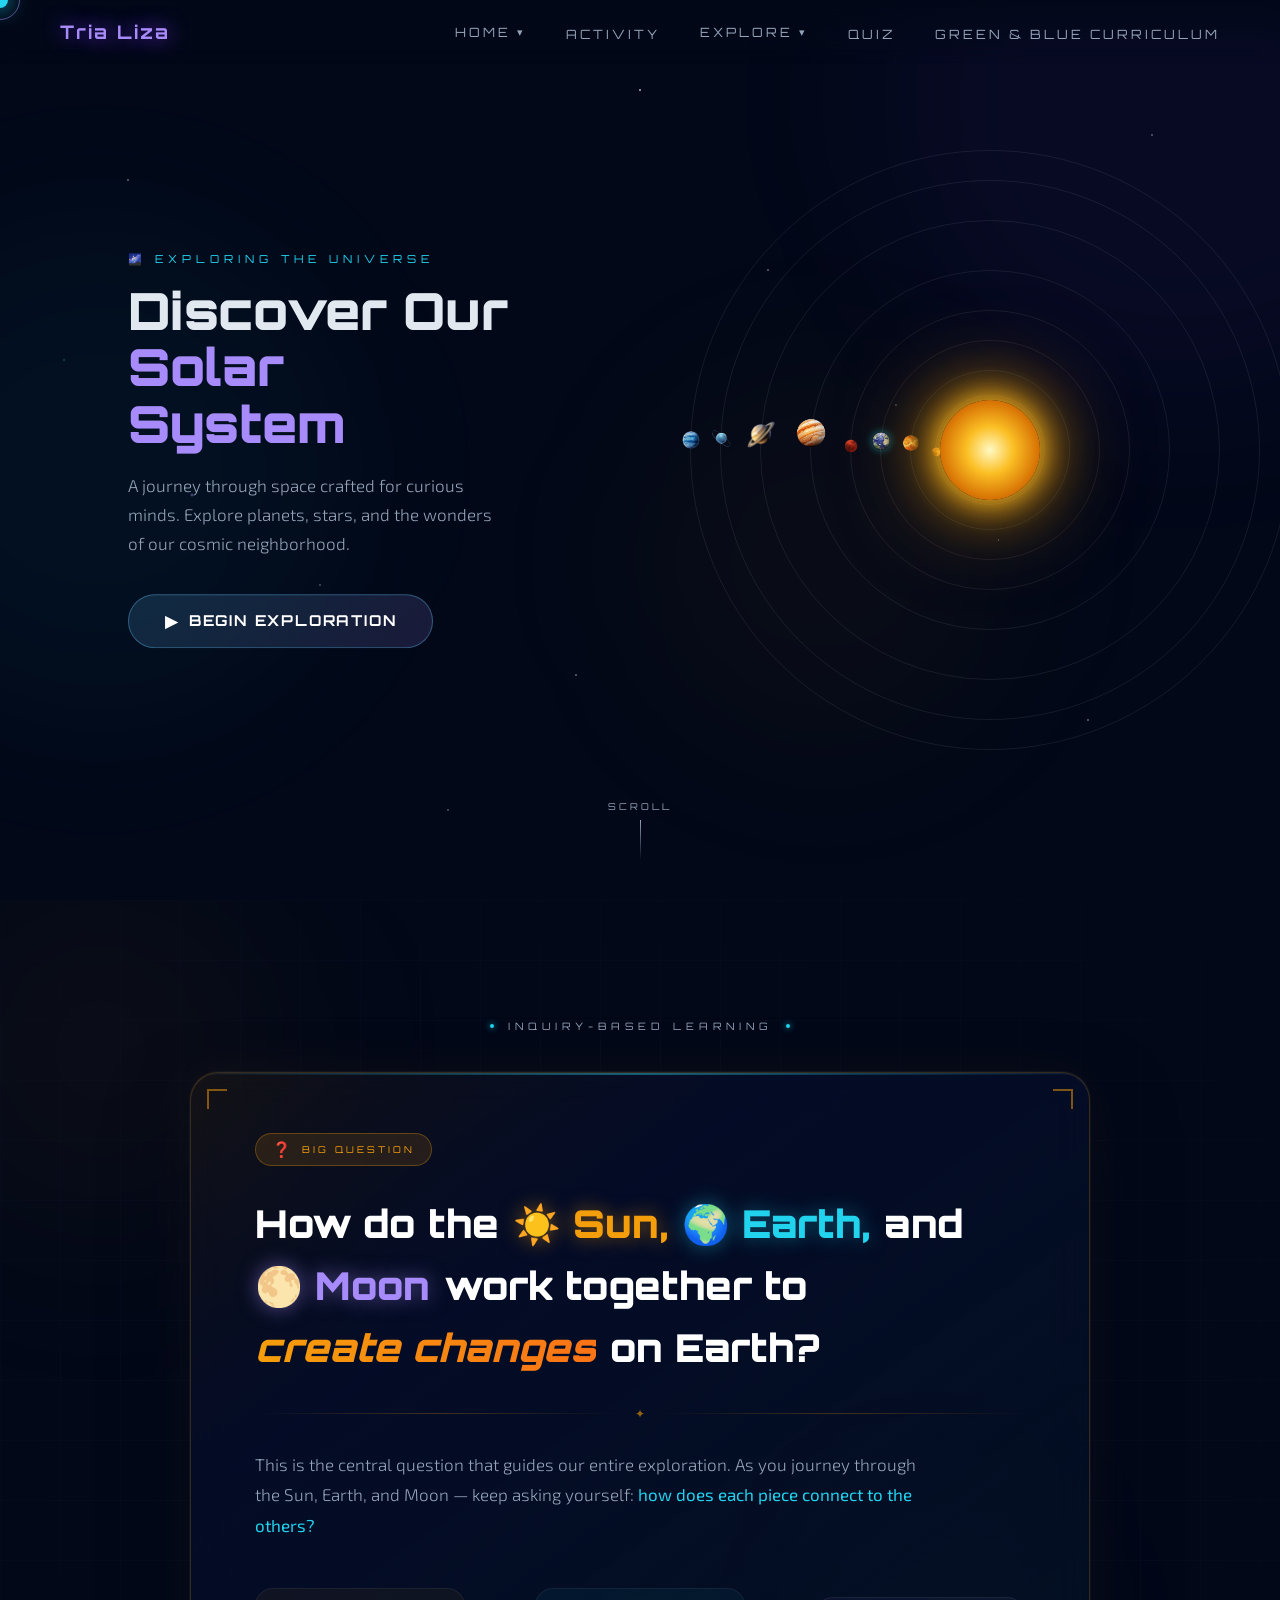
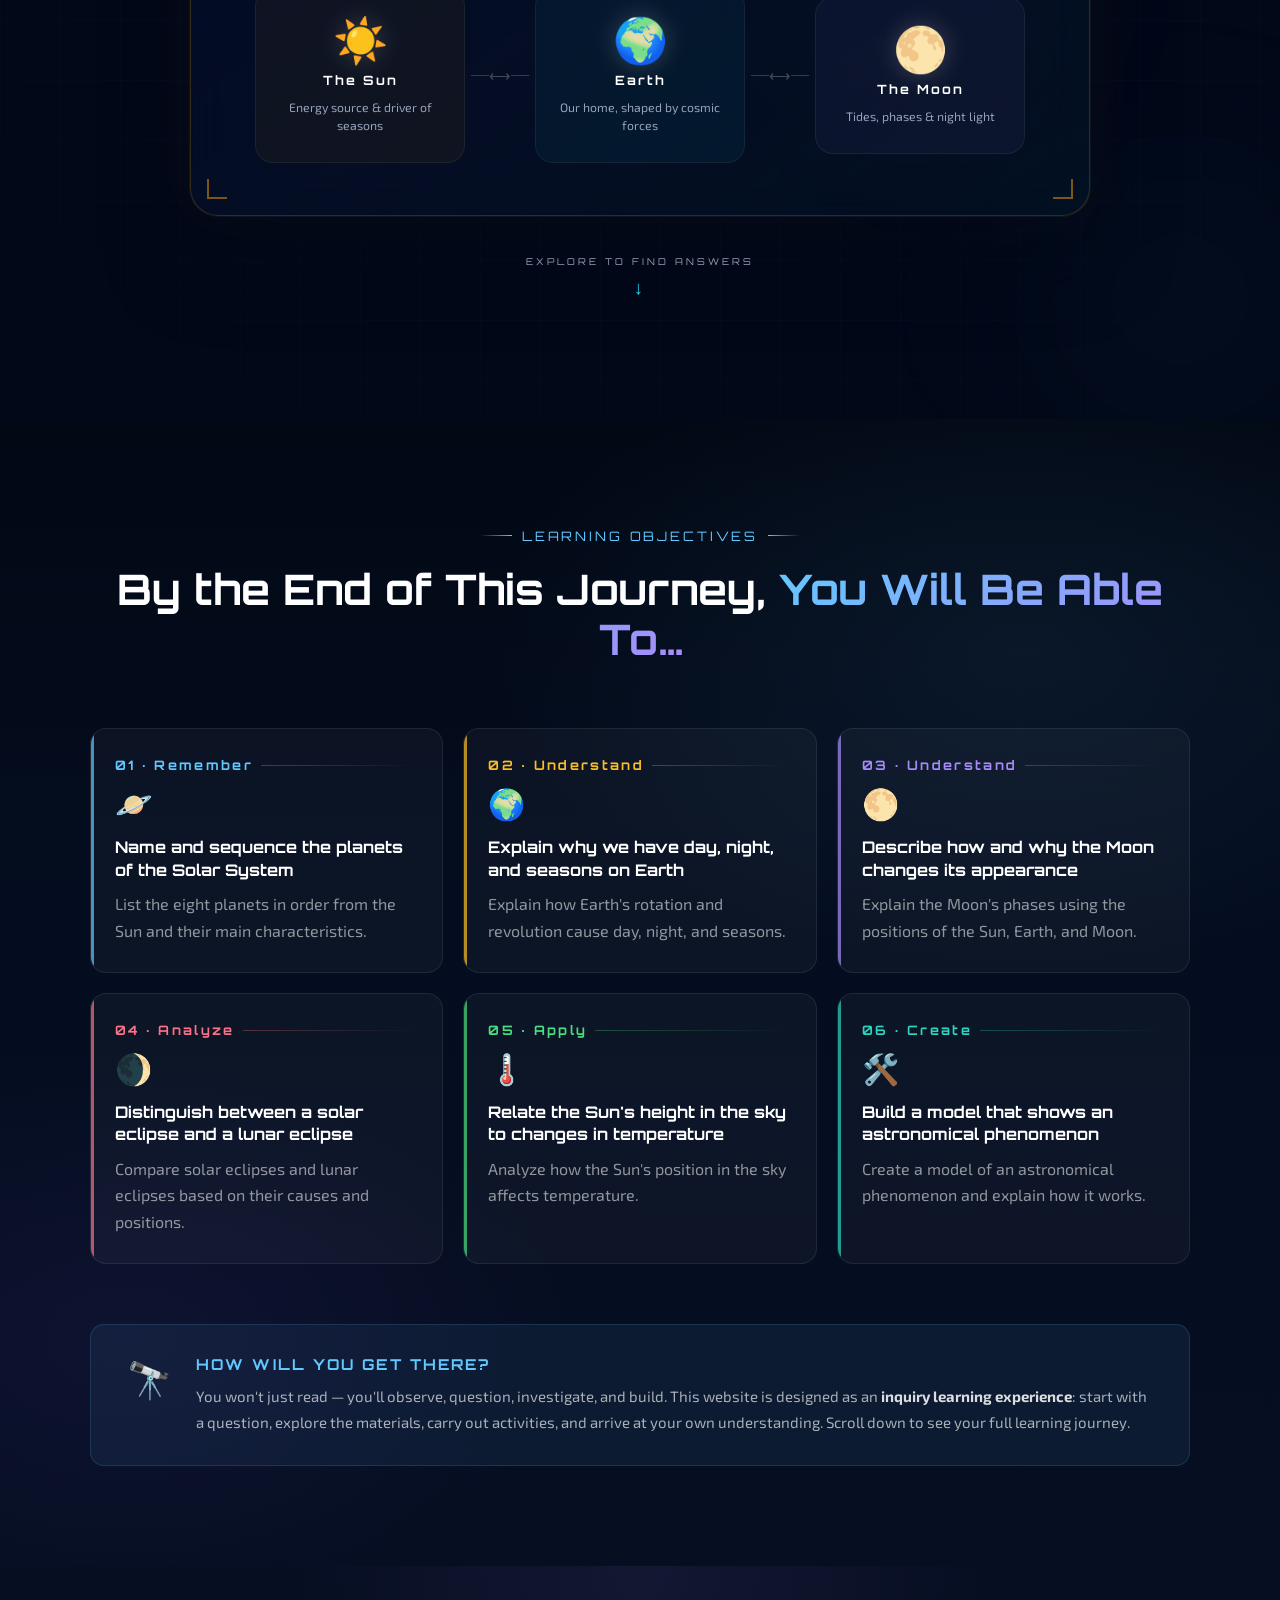
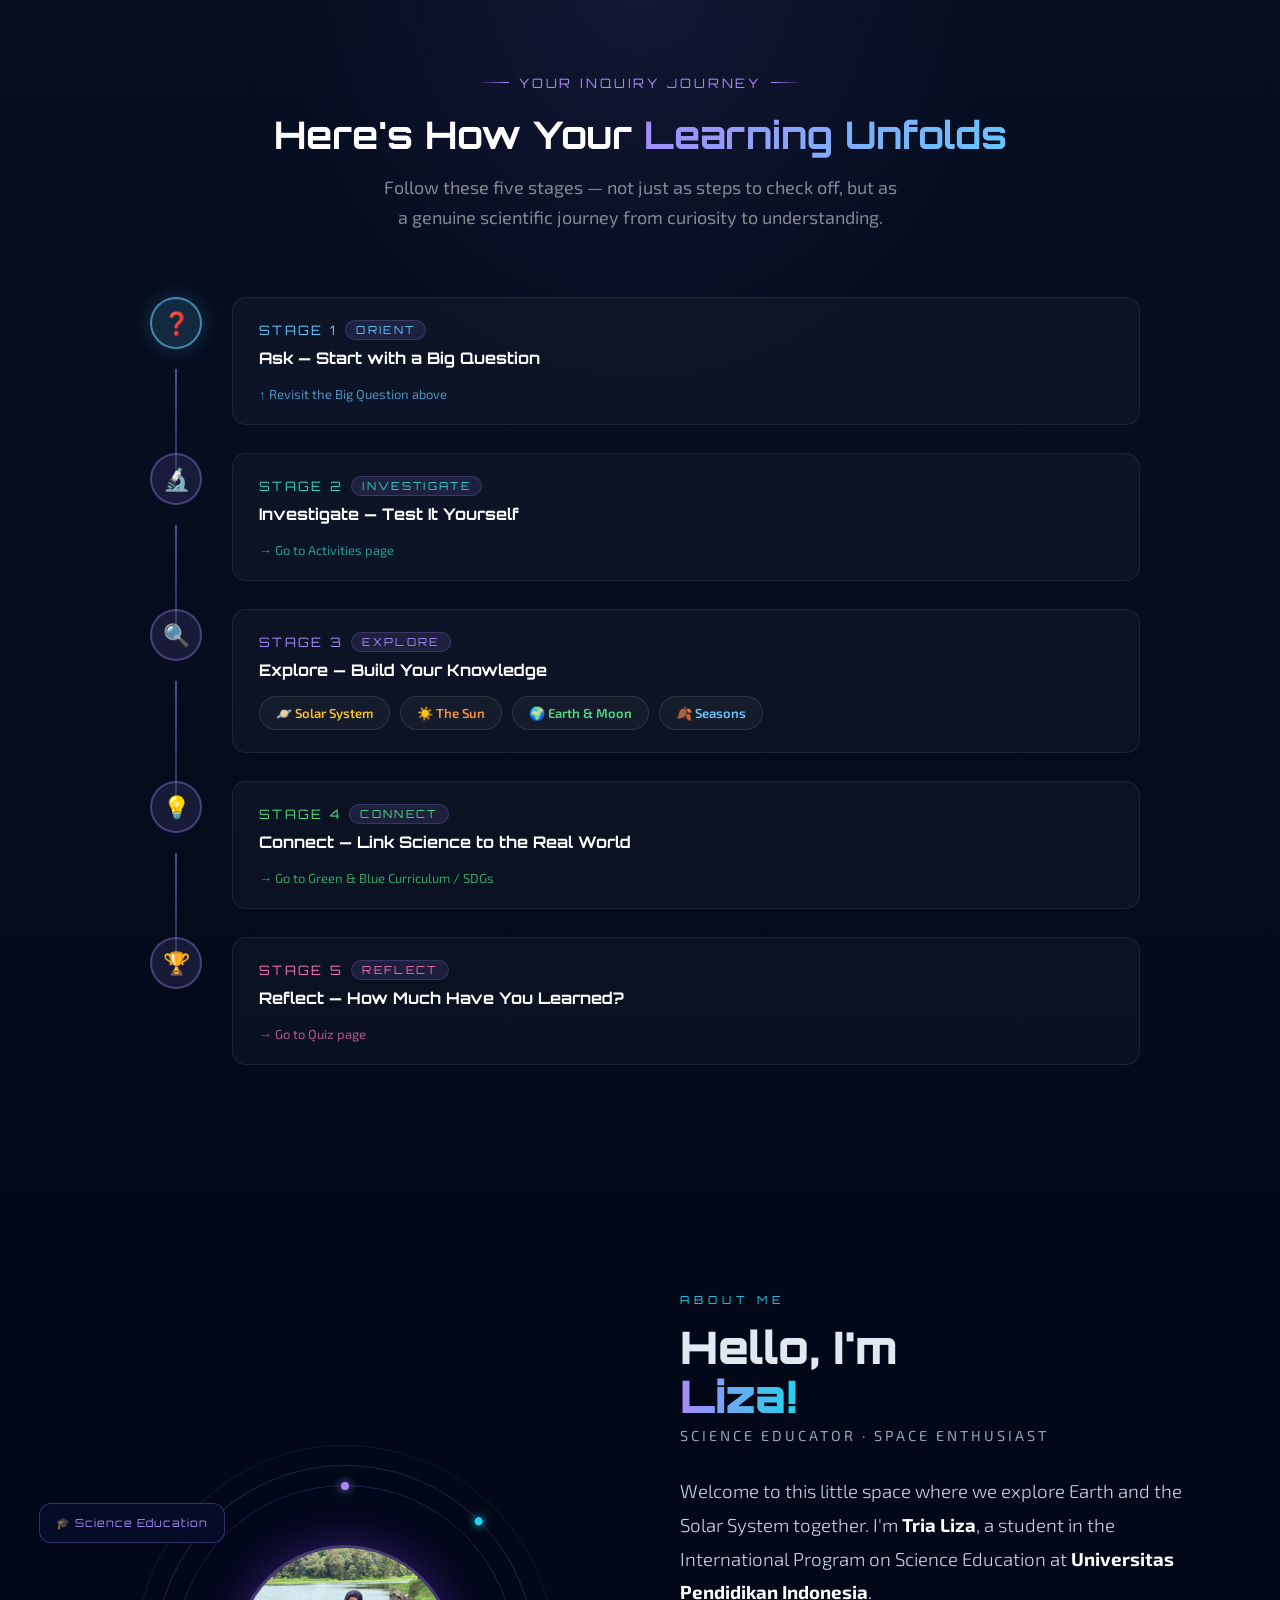
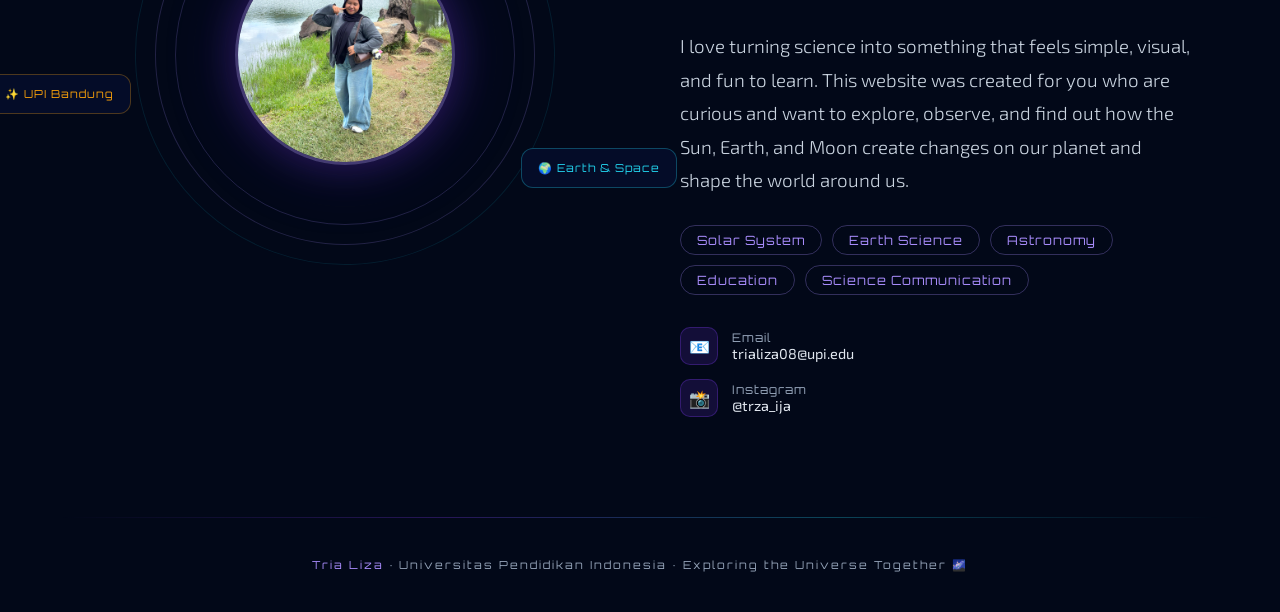
<file: index.html>
<!DOCTYPE html>
<html lang="en">
<head>
<meta charset="UTF-8">
<meta name="viewport" content="width=device-width, initial-scale=1.0">
<title>Tria Liza | Solar System Explorer</title>
<link href="https://fonts.googleapis.com/css2?family=Orbitron:wght@400;700;900&family=Exo+2:ital,wght@0,300;0,400;0,600;1,300&display=swap" rel="stylesheet">
<link rel="stylesheet" href="images/styles.css">

<style>
/* ═══════════════════════════════════════════
   LEARNING OBJECTIVES SECTION
═══════════════════════════════════════════ */
html {
  font-size: 17px; /* default browser = 16px, naikin jadi 17-18px */
}
#learning-objectives {
  position: relative;
  padding: 100px 40px;
  overflow: hidden;
  background: linear-gradient(180deg, #020814 0%, #040d1f 40%, #060e22 100%);
}

#learning-objectives::before {
  content: '';
  position: absolute;
  inset: 0;
  background:
    radial-gradient(ellipse 60% 40% at 80% 20%, rgba(99,200,255,0.07) 0%, transparent 70%),
    radial-gradient(ellipse 50% 35% at 10% 80%, rgba(130,90,255,0.07) 0%, transparent 70%);
  pointer-events: none;
}

.lo-inner {
  max-width: 1100px;
  margin: 0 auto;
  position: relative;
  z-index: 1;
}

.lo-header {
  text-align: center;
  margin-bottom: 64px;
}

.lo-eyebrow {
  display: inline-flex;
  align-items: center;
  gap: 10px;
  font-family: 'Orbitron', sans-serif;
  font-size: 13px;
  letter-spacing: 0.22em;
  color: #63c8ff;
  text-transform: uppercase;
  margin-bottom: 20px;
}

.lo-eyebrow::before,
.lo-eyebrow::after {
  content: '';
  display: inline-block;
  width: 32px;
  height: 1px;
  background: linear-gradient(90deg, transparent, #63c8ff);
}
.lo-eyebrow::after {
  background: linear-gradient(90deg, #63c8ff, transparent);
}

.lo-title {
  font-family: 'Orbitron', sans-serif;
  font-size: clamp(28px, 4vw, 42px);
  font-weight: 700;
  color: #ffffff;
  line-height: 1.2;
  margin: 0 0 16px;
}

.lo-title span {
  background: linear-gradient(135deg, #63c8ff, #a78bfa);
  -webkit-background-clip: text;
  -webkit-text-fill-color: transparent;
  background-clip: text;
}

.lo-subtitle {
  font-family: 'Exo 2', sans-serif;
  font-size: 19px;
  color: rgba(255,255,255,0.55);
  max-width: 560px;
  margin: 0 auto;
  line-height: 1.7;
}

/* Objective cards grid */
.lo-grid {
  display: grid;
  grid-template-columns: repeat(auto-fit, minmax(300px, 1fr));
  gap: 20px;
  margin-bottom: 60px;
}

.lo-card {
  position: relative;
  background: rgba(255,255,255,0.035);
  border: 1px solid rgba(255,255,255,0.08);
  border-radius: 16px;
  padding: 28px 28px 28px 24px;
  transition: transform 0.3s ease, border-color 0.3s ease, background 0.3s ease;
  overflow: hidden;
}

.lo-card::before {
  content: '';
  position: absolute;
  top: 0;
  left: 0;
  width: 3px;
  height: 100%;
  border-radius: 3px 0 0 3px;
  background: var(--lo-accent, #63c8ff);
  opacity: 0.7;
}

.lo-card:hover {
  transform: translateY(-4px);
  border-color: rgba(255,255,255,0.15);
  background: rgba(255,255,255,0.055);
}

.lo-card-num {
  font-family: 'Orbitron', sans-serif;
  font-size: 13px;
  font-weight: 700;
  letter-spacing: 0.18em;
  color: var(--lo-accent, #63c8ff);
  margin-bottom: 12px;
  display: flex;
  align-items: center;
  gap: 8px;
}

.lo-card-num::after {
  content: '';
  flex: 1;
  height: 1px;
  background: linear-gradient(90deg, var(--lo-accent, #63c8ff), transparent);
  opacity: 0.3;
}

.lo-card-icon {
  font-size: 30px;
  margin-bottom: 14px;
  display: block;
}

.lo-card-title {
  font-family: 'Orbitron', sans-serif;
  font-size: 16px;
  font-weight: 700;
  color: #ffffff;
  margin: 0 0 10px;
  line-height: 1.4;
}

.lo-card-desc {
  font-family: 'Exo 2', sans-serif;
  font-size: 16px;
  color: rgba(255,255,255,0.55);
  line-height: 1.65;
  margin: 0;
}

/* color variants */
.lo-card.c-blue  { --lo-accent: #63c8ff; }
.lo-card.c-purple{ --lo-accent: #a78bfa; }
.lo-card.c-green { --lo-accent: #4ade80; }
.lo-card.c-amber { --lo-accent: #fbbf24; }
.lo-card.c-coral { --lo-accent: #fb7185; }
.lo-card.c-teal  { --lo-accent: #2dd4bf; }

/* Outcomes bar */
.lo-outcomes {
  background: rgba(99,200,255,0.07);
  border: 1px solid rgba(99,200,255,0.15);
  border-radius: 14px;
  padding: 30px 36px;
  display: flex;
  align-items: flex-start;
  gap: 24px;
}

.lo-outcomes-icon {
  font-size: 36px;
  flex-shrink: 0;
  margin-top: 2px;
}

.lo-outcomes-text h3 {
  font-family: 'Orbitron', sans-serif;
  font-size: 15px;
  font-weight: 700;
  letter-spacing: 0.14em;
  color: #63c8ff;
  margin: 0 0 10px;
  text-transform: uppercase;
}

.lo-outcomes-text p {
  font-family: 'Exo 2', sans-serif;
  font-size: 15px;
  color: rgba(255,255,255,0.65);
  margin: 0;
  line-height: 1.7;
}

/* ═══════════════════════════════════════════
   LEARNING FLOW SECTION
═══════════════════════════════════════════ */
#learning-flow {
  position: relative;
  padding: 100px 40px;
  background: linear-gradient(180deg, #060e22 0%, #030b1a 100%);
  overflow: hidden;
}

#learning-flow::before {
  content: '';
  position: absolute;
  inset: 0;
  background:
    radial-gradient(ellipse 40% 50% at 50% 0%, rgba(167,139,250,0.08) 0%, transparent 70%);
  pointer-events: none;
}

.lf-inner {
  max-width: 1000px;
  margin: 0 auto;
  position: relative;
  z-index: 1;
}

.lf-header {
  text-align: center;
  margin-bottom: 64px;
}

.lf-eyebrow {
  display: inline-flex;
  align-items: center;
  gap: 10px;
  font-family: 'Orbitron', sans-serif;
  font-size: 13px;
  letter-spacing: 0.22em;
  color: #a78bfa;
  text-transform: uppercase;
  margin-bottom: 20px;
}

.lf-eyebrow::before,
.lf-eyebrow::after {
  content: '';
  display: inline-block;
  width: 32px;
  height: 1px;
  background: linear-gradient(90deg, transparent, #a78bfa);
}
.lf-eyebrow::after {
  background: linear-gradient(90deg, #a78bfa, transparent);
}

.lf-title {
  font-family: 'Orbitron', sans-serif;
  font-size: clamp(24px, 3.5vw, 38px);
  font-weight: 700;
  color: #ffffff;
  margin: 0 0 14px;
}

.lf-title span {
  background: linear-gradient(135deg, #a78bfa, #63c8ff);
  -webkit-background-clip: text;
  -webkit-text-fill-color: transparent;
  background-clip: text;
}

.lf-subtitle {
  font-family: 'Exo 2', sans-serif;
  font-size: 18px;
  color: rgba(255,255,255,0.5);
  max-width: 520px;
  margin: 0 auto;
  line-height: 1.7;
}

/* Flow steps */
.lf-steps {
  display: flex;
  flex-direction: column;
  gap: 0;
}

.lf-step {
  display: flex;
  align-items: stretch;
  gap: 0;
  position: relative;
}

/* Connector line between steps */
.lf-step:not(:last-child) .lf-step-line {
  width: 2px;
  background: linear-gradient(180deg, rgba(167,139,250,0.5), rgba(99,200,255,0.2));
  position: absolute;
  left: 35px;
  top: 72px;
  bottom: -28px;
  z-index: 0;
}

.lf-step-left {
  display: flex;
  flex-direction: column;
  align-items: center;
  width: 72px;
  flex-shrink: 0;
  position: relative;
  z-index: 1;
}

.lf-step-node {
  width: 52px;
  height: 52px;
  border-radius: 50%;
  background: rgba(167,139,250,0.12);
  border: 2px solid rgba(167,139,250,0.35);
  display: flex;
  align-items: center;
  justify-content: center;
  font-size: 22px;
  flex-shrink: 0;
  transition: transform 0.3s ease, border-color 0.3s ease;
  position: relative;
  z-index: 2;
}

.lf-step-node.active {
  background: rgba(99,200,255,0.15);
  border-color: rgba(99,200,255,0.6);
  box-shadow: 0 0 20px rgba(99,200,255,0.2);
}

.lf-step-body {
  flex: 1;
  background: rgba(255,255,255,0.03);
  border: 1px solid rgba(255,255,255,0.07);
  border-radius: 14px;
  padding: 22px 26px;
  margin-bottom: 28px;
  margin-left: 20px;
  transition: border-color 0.3s ease, background 0.3s ease;
  text-decoration: none;
  display: block;
}

.lf-step-body:hover {
  border-color: rgba(167,139,250,0.3);
  background: rgba(255,255,255,0.05);
  transform: translateX(4px);
}

.lf-step-tag {
  font-family: 'Orbitron', sans-serif;
  font-size: 13px;
  letter-spacing: 0.18em;
  color: var(--step-color, #a78bfa);
  text-transform: uppercase;
  margin-bottom: 8px;
  display: flex;
  align-items: center;
  gap: 8px;
}

.lf-step-tag::after {
  content: attr(data-tag);
  background: rgba(167,139,250,0.12);
  color: var(--step-color, #a78bfa);
  font-size: 11px;
  padding: 2px 10px;
  border-radius: 20px;
  border: 1px solid rgba(167,139,250,0.2);
}

.lf-step-title {
  font-family: 'Orbitron', sans-serif;
  font-size: 16px;
  font-weight: 700;
  color: #ffffff;
  margin: 0 0 6px;
}

.lf-step-desc {
  font-family: 'Exo 2', sans-serif;
  font-size: 15px;
  color: rgba(255,255,255,0.5);
  margin: 0;
  line-height: 1.6;
}

.lf-step-link-hint {
  display: inline-flex;
  align-items: center;
  gap: 6px;
  font-family: 'Exo 2', sans-serif;
  font-size: 13px;
  color: var(--step-color, #a78bfa);
  margin-top: 12px;
  opacity: 0.7;
  transition: opacity 0.2s;
}

.lf-step-body:hover .lf-step-link-hint {
  opacity: 1;
}

/* Quick nav bar */
.lf-quicknav {
  margin-top: 56px;
  display: flex;
  flex-wrap: wrap;
  gap: 12px;
  justify-content: center;
}

.lf-nav-btn {
  display: inline-flex;
  align-items: center;
  gap: 8px;
  font-family: 'Exo 2', sans-serif;
  font-size: 13px;
  font-weight: 600;
  color: rgba(255,255,255,0.75);
  background: rgba(255,255,255,0.05);
  border: 1px solid rgba(255,255,255,0.1);
  border-radius: 100px;
  padding: 10px 20px;
  text-decoration: none;
  transition: all 0.25s ease;
  cursor: pointer;
}

.lf-nav-btn:hover {
  color: #ffffff;
  background: rgba(255,255,255,0.09);
  border-color: rgba(255,255,255,0.22);
  transform: translateY(-2px);
}

.lf-nav-btn span {
  font-size: 16px;
}

/* ═══════════════════════════════════════════
   EXPLORE CHIPS inside lf-multi step
═══════════════════════════════════════════ */
.lf-multi { cursor: default; }
.lf-multi:hover { transform: none; }

.lf-explore-links {
  display: flex;
  flex-wrap: wrap;
  gap: 10px;
  margin-top: 16px;
}

.lf-explore-chip {
  display: inline-flex;
  align-items: center;
  gap: 7px;
  font-family: 'Exo 2', sans-serif;
  font-size: 13px;
  font-weight: 600;
  color: var(--ec, #a78bfa);
  background: rgba(255,255,255,0.04);
  border: 1px solid rgba(255,255,255,0.1);
  border-radius: 100px;
  padding: 8px 16px;
  text-decoration: none;
  transition: all 0.25s ease;
}

.lf-explore-chip:hover {
  background: rgba(255,255,255,0.08);
  border-color: var(--ec, #a78bfa);
  color: #ffffff;
  transform: translateY(-2px);
}

/* ═══════════════════════════════════════════
   HERO CTA BUTTON
═══════════════════════════════════════════ */
.hero-cta {
  display: inline-flex;
  align-items: center;
  gap: 10px;
  padding: 16px 36px;
  background: linear-gradient(135deg, rgba(99,200,255,0.15), rgba(167,139,250,0.15));
  border: 1px solid rgba(99,200,255,0.35);
  border-radius: 100px;
  font-family: 'Orbitron', sans-serif;
  font-size: 15px;
  font-weight: 700;
  letter-spacing: 0.12em;
  color: #ffffff;
  text-decoration: none;
  cursor: pointer;
  transition: all 0.3s ease;
  position: relative;
  overflow: hidden;
  text-transform: uppercase;
}

.hero-cta::before {
  content: '';
  position: absolute;
  inset: 0;
  background: linear-gradient(135deg, rgba(99,200,255,0.2), rgba(167,139,250,0.2));
  opacity: 0;
  transition: opacity 0.3s ease;
}

.hero-cta:hover {
  transform: translateY(-3px);
  border-color: rgba(99,200,255,0.6);
  box-shadow: 0 12px 40px rgba(99,200,255,0.2);
  color: #ffffff;
}

.hero-cta:hover::before { opacity: 1; }

.hero-cta:active {
  transform: translateY(-1px);
  box-shadow: 0 6px 20px rgba(99,200,255,0.15);
}

.hero-cta span {
  position: relative;
  z-index: 1;
  font-size: 16px;
}

/* Smooth scroll utility */
html { scroll-behavior: smooth; }
</style>
</head>
<body>

<div class="cursor" id="cursor"></div>
<div class="cursor-trail" id="cursorTrail"></div>
<div class="stars-bg"></div>
<div class="nebula nebula-1"></div>
<div class="nebula nebula-2"></div>
<div class="nebula nebula-3"></div>

<!-- NAV -->
<nav>
  <a class="nav-logo" href="index.html">Tria Liza</a>
  <ul class="nav-links">

    <li class="has-dropdown">
      <a href="#">Home <span class="arrow">▾</span></a>
      <ul class="dropdown">
        <li><a href="index.html#home">Home</a></li>
        <li><a href="index.html#about">About Me</a></li>
        <li><a href="SDGs.html">SDGs</a></li>
      </ul>
    </li>

    <li><a href="investigation.html">Activity</a></li>

    <li class="has-dropdown">
      <a href="#">Explore <span class="arrow">▾</span></a>
      <ul class="dropdown">
        <li><a href="solarsystem.html">Solar System</a></li>
        <li><a href="sun.html">The Sun</a></li>
        <li><a href="earth&moon.html">Earth & Moon</a></li>
        <li><a href="seasons.html">Seasons</a></li>
      </ul>
    </li>

    <li><a href="Activity.html">Quiz</a></li>
    <li><a href="Green&Blue.html">Green & Blue Curriculum</a></li>

  </ul>
</nav>

<!-- HERO -->
<section id="home">
  <div class="hero-text">
    <div class="hero-eyebrow">🌌 Exploring The Universe</div>
    <h1 class="hero-title">Discover Our <span>Solar System</span></h1>
    <p class="hero-sub">A journey through space crafted for curious minds. Explore planets, stars, and the wonders of our cosmic neighborhood.</p>
    <!-- ↓ NOW LINKS TO LEARNING OBJECTIVES ↓ -->
    <a href="#learning-objectives" class="hero-cta" onclick="document.getElementById('learning-objectives').scrollIntoView({behavior:'smooth'}); return false;">
      <span>▶</span> Begin Exploration
    </a>
  </div>

  <div class="solar-system" id="solarSystem">
    <div class="sun"></div>

    <!-- Mercury -->
    <div class="orbit orbit-mercury">
      <div class="planet planet-mercury">
        <img src="images/Download_Mercury_planet_on_transparent_backdrop_for_free-removebg-preview.png" style="width:100%;height:100%;border-radius:50%;object-fit:cover;">
        <span class="planet-label">Mercury</span>
      </div>
    </div>

    <!-- Venus -->
    <div class="orbit orbit-venus">
      <div class="planet planet-venus">
        <img src="images/Earth_Venus_Planet_Solar_System_Night_Sky_PNG-removebg-preview.png" style="width:100%;height:100%;border-radius:50%;object-fit:cover;">
        <span class="planet-label">Venus</span>
      </div>
    </div>

    <!-- Earth -->
    <div class="orbit orbit-earth">
      <div class="planet planet-earth">
        <img src="images/download__3_-removebg-preview.png" style="width:100%;height:100%;border-radius:50%;object-fit:cover;">
        <span class="planet-label">Earth</span>
      </div>
    </div>

    <!-- Mars -->
    <div class="orbit orbit-mars">
      <div class="planet planet-mars">
        <img src="images/There_s_no_other_planet_in_the_Solar_System_that_is_redder_than_Mars__the_red_planet__-removebg-preview.png" style="width:100%;height:100%;border-radius:50%;object-fit:cover;">
        <span class="planet-label">Mars</span>
      </div>
    </div>

    <!-- Jupiter -->
    <div class="orbit orbit-jupiter">
      <div class="planet planet-jupiter">
        <img src="images/Beautiful_Planet_Jupiter__Solar_System__Space__Planet_PNG_Transparent_Image_and_Clipart_for_Free_Download-removebg-preview.png" style="width:100%;height:100%;border-radius:50%;object-fit:cover;">
        <span class="planet-label">Jupiter</span>
      </div>
    </div>

    <!-- Saturn -->
    <div class="orbit orbit-saturn">
      <div class="planet-saturn-wrap">
        <img src="images/Staurnus.png" style="width:28px;height:28px;object-fit:cover;">
        <span class="planet-label">Saturn</span>
      </div>
    </div>

    <!-- Uranus -->
    <div class="orbit orbit-uranus">
      <div class="planet planet-uranus">
        <img src="images/Uranus-removebg-preview.png" style="width:100%;height:100%;border-radius:50%;object-fit:cover;">
        <span class="planet-label">Uranus</span>
      </div>
    </div>

    <!-- Neptune -->
    <div class="orbit orbit-neptune">
      <div class="planet planet-neptune">
        <img src="images/Download_Contemporary_Neptune_Images_for_Your_Creative_Projects_for_free-removebg-preview.png" style="width:100%;height:100%;border-radius:50%;object-fit:cover;">
        <span class="planet-label">Neptune</span>
      </div>
    </div>
  </div>

  <div class="scroll-hint">SCROLL</div>
</section>


<!-- ═══════════════════════════════════════════
     BIG QUESTION SECTION
═══════════════════════════════════════════ -->
<section id="big-question">
  <div class="bq-orb bq-orb-1"></div>
  <div class="bq-orb bq-orb-2"></div>
  <div class="bq-orb bq-orb-3"></div>
  <div class="bq-grid"></div>

  <div class="bq-inner">
    <div class="bq-eyebrow">
      <span class="bq-dot"></span>
      <span>Inquiry-Based Learning</span>
      <span class="bq-dot"></span>
    </div>

    <div class="bq-card">
      <div class="bq-corner bq-corner-tl"></div>
      <div class="bq-corner bq-corner-tr"></div>
      <div class="bq-corner bq-corner-bl"></div>
      <div class="bq-corner bq-corner-br"></div>
      <div class="bq-scanline"></div>

      <div class="bq-chip">
        <span class="bq-chip-icon">❓</span>
        BIG QUESTION
      </div>

      <h2 class="bq-question">
        <span class="bq-word" style="--i:0">How do the</span>
        <span class="bq-word bq-sun" style="--i:1">☀️ Sun,</span>
        <span class="bq-word bq-earth" style="--i:2">🌍 Earth,</span>
        <span class="bq-word" style="--i:3">and</span>
        <span class="bq-word bq-moon" style="--i:4">🌕 Moon</span>
        <span class="bq-word" style="--i:5">work together to</span>
        <span class="bq-word bq-highlight" style="--i:6">create changes</span>
        <span class="bq-word" style="--i:7">on Earth?</span>
      </h2>

      <div class="bq-divider">
        <span class="bq-divider-line"></span>
        <span class="bq-divider-gem">✦</span>
        <span class="bq-divider-line"></span>
      </div>

      <p class="bq-sub">
        This is the central question that guides our entire exploration.
        As you journey through the Sun, Earth, and Moon — keep asking yourself:
        <em>how does each piece connect to the others?</em>
      </p>

      <div class="bq-pillars">
        <div class="bq-pillar bq-pillar-sun">
          <div class="bq-pillar-icon">☀️</div>
          <div class="bq-pillar-name">The Sun</div>
          <div class="bq-pillar-desc">Energy source &amp; driver of seasons</div>
        </div>
        <div class="bq-pillar-connector">
          <div class="bq-connector-line"></div>
          <div class="bq-connector-arrow">⟷</div>
          <div class="bq-connector-line"></div>
        </div>
        <div class="bq-pillar bq-pillar-earth">
          <div class="bq-pillar-icon">🌍</div>
          <div class="bq-pillar-name">Earth</div>
          <div class="bq-pillar-desc">Our home, shaped by cosmic forces</div>
        </div>
        <div class="bq-pillar-connector">
          <div class="bq-connector-line"></div>
          <div class="bq-connector-arrow">⟷</div>
          <div class="bq-connector-line"></div>
        </div>
        <div class="bq-pillar bq-pillar-moon">
          <div class="bq-pillar-icon">🌕</div>
          <div class="bq-pillar-name">The Moon</div>
          <div class="bq-pillar-desc">Tides, phases &amp; night light</div>
        </div>
      </div>
    </div>

    <div class="bq-scroll-cue">
      <span>Explore to find answers</span>
      <div class="bq-arrow-down">↓</div>
    </div>
  </div>
</section>


<!-- ═══════════════════════════════════════════
     LEARNING OBJECTIVES SECTION
═══════════════════════════════════════════ -->
<section id="learning-objectives">
  <div class="lo-inner">

    <div class="lo-header">
      <div class="lo-eyebrow">Learning Objectives</div>
      <h2 class="lo-title">By the End of This Journey, <span>You Will Be Able To…</span></h2>
    </div>

    <div class="lo-grid">

      <div class="lo-card c-blue">
        <div class="lo-card-num">01 · Remember</div>
        <span class="lo-card-icon">🪐</span>
        <h3 class="lo-card-title">Name and sequence the planets of the Solar System</h3>
        <p class="lo-card-desc">List the eight planets in order from the Sun and their main characteristics.</p>
      </div>

      <div class="lo-card c-amber">
        <div class="lo-card-num">02 · Understand</div>
        <span class="lo-card-icon">🌍</span>
        <h3 class="lo-card-title">Explain why we have day, night, and seasons on Earth</h3>
        <p class="lo-card-desc">Explain how Earth's rotation and revolution cause day, night, and seasons.</p>
      </div>

      <div class="lo-card c-purple">
        <div class="lo-card-num">03 · Understand</div>
        <span class="lo-card-icon">🌕</span>
        <h3 class="lo-card-title">Describe how and why the Moon changes its appearance</h3>
        <p class="lo-card-desc">Explain the Moon's phases using the positions of the Sun, Earth, and Moon.</p>
      </div>

      <div class="lo-card c-coral">
        <div class="lo-card-num">04 · Analyze</div>
        <span class="lo-card-icon">🌒</span>
        <h3 class="lo-card-title">Distinguish between a solar eclipse and a lunar eclipse</h3>
        <p class="lo-card-desc">Compare solar eclipses and lunar eclipses based on their causes and positions.</p>
      </div>

      <div class="lo-card c-green">
        <div class="lo-card-num">05 · Apply</div>
        <span class="lo-card-icon">🌡️</span>
        <h3 class="lo-card-title">Relate the Sun's height in the sky to changes in temperature</h3>
        <p class="lo-card-desc">Analyze how the Sun's position in the sky affects temperature.</p>
      </div>

      <div class="lo-card c-teal">
        <div class="lo-card-num">06 · Create</div>
        <span class="lo-card-icon">🛠️</span>
        <h3 class="lo-card-title">Build a model that shows an astronomical phenomenon</h3>
        <p class="lo-card-desc">Create a model of an astronomical phenomenon and explain how it works.</p>
      </div>

    </div>

    <!-- Inquiry nudge — transition into the journey section -->
    <div class="lo-outcomes">
      <div class="lo-outcomes-icon">🔭</div>
      <div class="lo-outcomes-text">
        <h3>How will you get there?</h3>
        <p>You won't just read — you'll observe, question, investigate, and build. This website is designed as an <strong style="color:rgba(255,255,255,0.85)">inquiry learning experience</strong>: start with a question, explore the materials, carry out activities, and arrive at your own understanding. Scroll down to see your full learning journey.</p>
      </div>
    </div>

  </div>
</section>


<!-- ═══════════════════════════════════════════
     INQUIRY JOURNEY SECTION
═══════════════════════════════════════════ -->
<section id="learning-flow">
  <div class="lf-inner">

    <div class="lf-header">
      <div class="lf-eyebrow">Your Inquiry Journey</div>
      <h2 class="lf-title">Here's How Your <span>Learning Unfolds</span></h2>
      <p class="lf-subtitle">Follow these five stages — not just as steps to check off, but as a genuine scientific journey from curiosity to understanding.</p>
    </div>

    <div class="lf-steps">

      <!-- Stage 1: Orient -->
      <div class="lf-step">
        <div class="lf-step-line"></div>
        <div class="lf-step-left">
          <div class="lf-step-node active">❓</div>
        </div>
        <a href="#big-question" class="lf-step-body" style="--step-color:#63c8ff;" onclick="document.getElementById('big-question').scrollIntoView({behavior:'smooth'}); return false;">
          <div class="lf-step-tag" data-tag="Orient">Stage 1</div>
          <div class="lf-step-title">Ask — Start with a Big Question</div>
          <div class="lf-step-link-hint">↑ Revisit the Big Question above</div>
        </a>
      </div>

      <!-- Stage 2: Investigate -->
      <div class="lf-step">
        <div class="lf-step-line"></div>
        <div class="lf-step-left">
          <div class="lf-step-node">🔬</div>
        </div>
        <a href="investigation.html" class="lf-step-body" style="--step-color:#2dd4bf;">
          <div class="lf-step-tag" data-tag="Investigate">Stage 2</div>
          <div class="lf-step-title">Investigate — Test It Yourself</div>
          <div class="lf-step-link-hint">→ Go to Activities page</div>
        </a>
      </div>

      <!-- Stage 3: Explore -->
      <div class="lf-step">
        <div class="lf-step-line"></div>
        <div class="lf-step-left">
          <div class="lf-step-node">🔍</div>
        </div>
        <div class="lf-step-body lf-multi" style="--step-color:#a78bfa; cursor:default;">
          <div class="lf-step-tag" data-tag="Explore">Stage 3</div>
          <div class="lf-step-title">Explore — Build Your Knowledge</div>
          <div class="lf-explore-links">
            <a href="solarsystem.html" class="lf-explore-chip" style="--ec:#fbbf24;">🪐 Solar System</a>
            <a href="sun.html" class="lf-explore-chip" style="--ec:#fb923c;">☀️ The Sun</a>
            <a href="earth&moon.html" class="lf-explore-chip" style="--ec:#4ade80;">🌍 Earth &amp; Moon</a>
            <a href="seasons.html" class="lf-explore-chip" style="--ec:#63c8ff;">🍂 Seasons</a>
          </div>
        </div>
      </div>

      <!-- Stage 4: Reflect & Connect -->
      <div class="lf-step">
        <div class="lf-step-line"></div>
        <div class="lf-step-left">
          <div class="lf-step-node">💡</div>
        </div>
        <a href="SDGs.html" class="lf-step-body" style="--step-color:#4ade80;">
          <div class="lf-step-tag" data-tag="Connect">Stage 4</div>
          <div class="lf-step-title">Connect — Link Science to the Real World</div>
          <div class="lf-step-link-hint">→ Go to Green &amp; Blue Curriculum / SDGs</div>
        </a>
      </div>

      <!-- Stage 5: Reflect -->
      <div class="lf-step">
        <div class="lf-step-left">
          <div class="lf-step-node">🏆</div>
        </div>
        <a href="Activity.html" class="lf-step-body" style="--step-color:#f472b6;">
          <div class="lf-step-tag" data-tag="Reflect">Stage 5</div>
          <div class="lf-step-title">Reflect — How Much Have You Learned?</div>
          <div class="lf-step-link-hint">→ Go to Quiz page</div>
        </a>
      </div>

    </div>
    
</section>


<!-- ABOUT ME -->
<section id="about">
  <div class="about-container">
    <div class="profile-wrap">
      <div class="profile-orbit">
        <div class="profile-ring ring-1">
          <div class="ring-dot"></div>
        </div>
        <div class="profile-ring ring-2">
          <div class="ring-dot ring-dot-cyan"></div>
        </div>
        <div class="profile-ring ring-3"></div>
        <div class="profile-img-wrap">
          <div class="profile-placeholder">
            <img src="images/WhatsApp Image 2026-02-26 at 04.43.34.jpeg" alt="Tria Liza">
          </div>
        </div>
      </div>
      <div class="float-badge badge-1">🎓 Science Education</div>
      <div class="float-badge badge-2">🌍 Earth & Space</div>
      <div class="float-badge badge-3">✨ UPI Bandung</div>
    </div>

    <div class="about-text">
      <span class="section-tag">About Me</span>
      <h2 class="about-name">Hello, I'm <br><span class="highlight">Liza!</span></h2>
      <p class="about-role">Science Educator · Space Enthusiast</p>
      <p class="about-desc">
        Welcome to this little space where we explore Earth and the Solar System together. I'm <strong style="color:white;">Tria Liza</strong>, a student in the International Program on Science Education at <strong style="color:white;">Universitas Pendidikan Indonesia</strong>.
      </p>
      <p class="about-desc">
        I love turning science into something that feels simple, visual, and fun to learn. This website was created for you who are curious and want to explore, observe, and find out how the Sun, Earth, and Moon create changes on our planet and shape the world around us.
      </p>
      <div class="about-tags">
        <span class="tag">Solar System</span>
        <span class="tag">Earth Science</span>
        <span class="tag">Astronomy</span>
        <span class="tag">Education</span>
        <span class="tag">Science Communication</span>
      </div>
      <div class="contact-items">
        <div class="contact-item">
          <div class="contact-icon">📧</div>
          <div>
            <div class="contact-label">Email</div>
            <div class="contact-val">trializa08@upi.edu</div>
          </div>
        </div>
        <div class="contact-item">
          <div class="contact-icon">📸</div>
          <div>
            <div class="contact-label">Instagram</div>
            <div class="contact-val">@trza_ija</div>
          </div>
        </div>
      </div>
    </div>
  </div>
</section>

<div class="cosmic-divider"></div>

<footer>
  <span>Tria Liza</span> · Universitas Pendidikan Indonesia · Exploring the Universe Together 🌌
</footer>

<script src="images/main.js"></script>
</body>
</html>
</file>
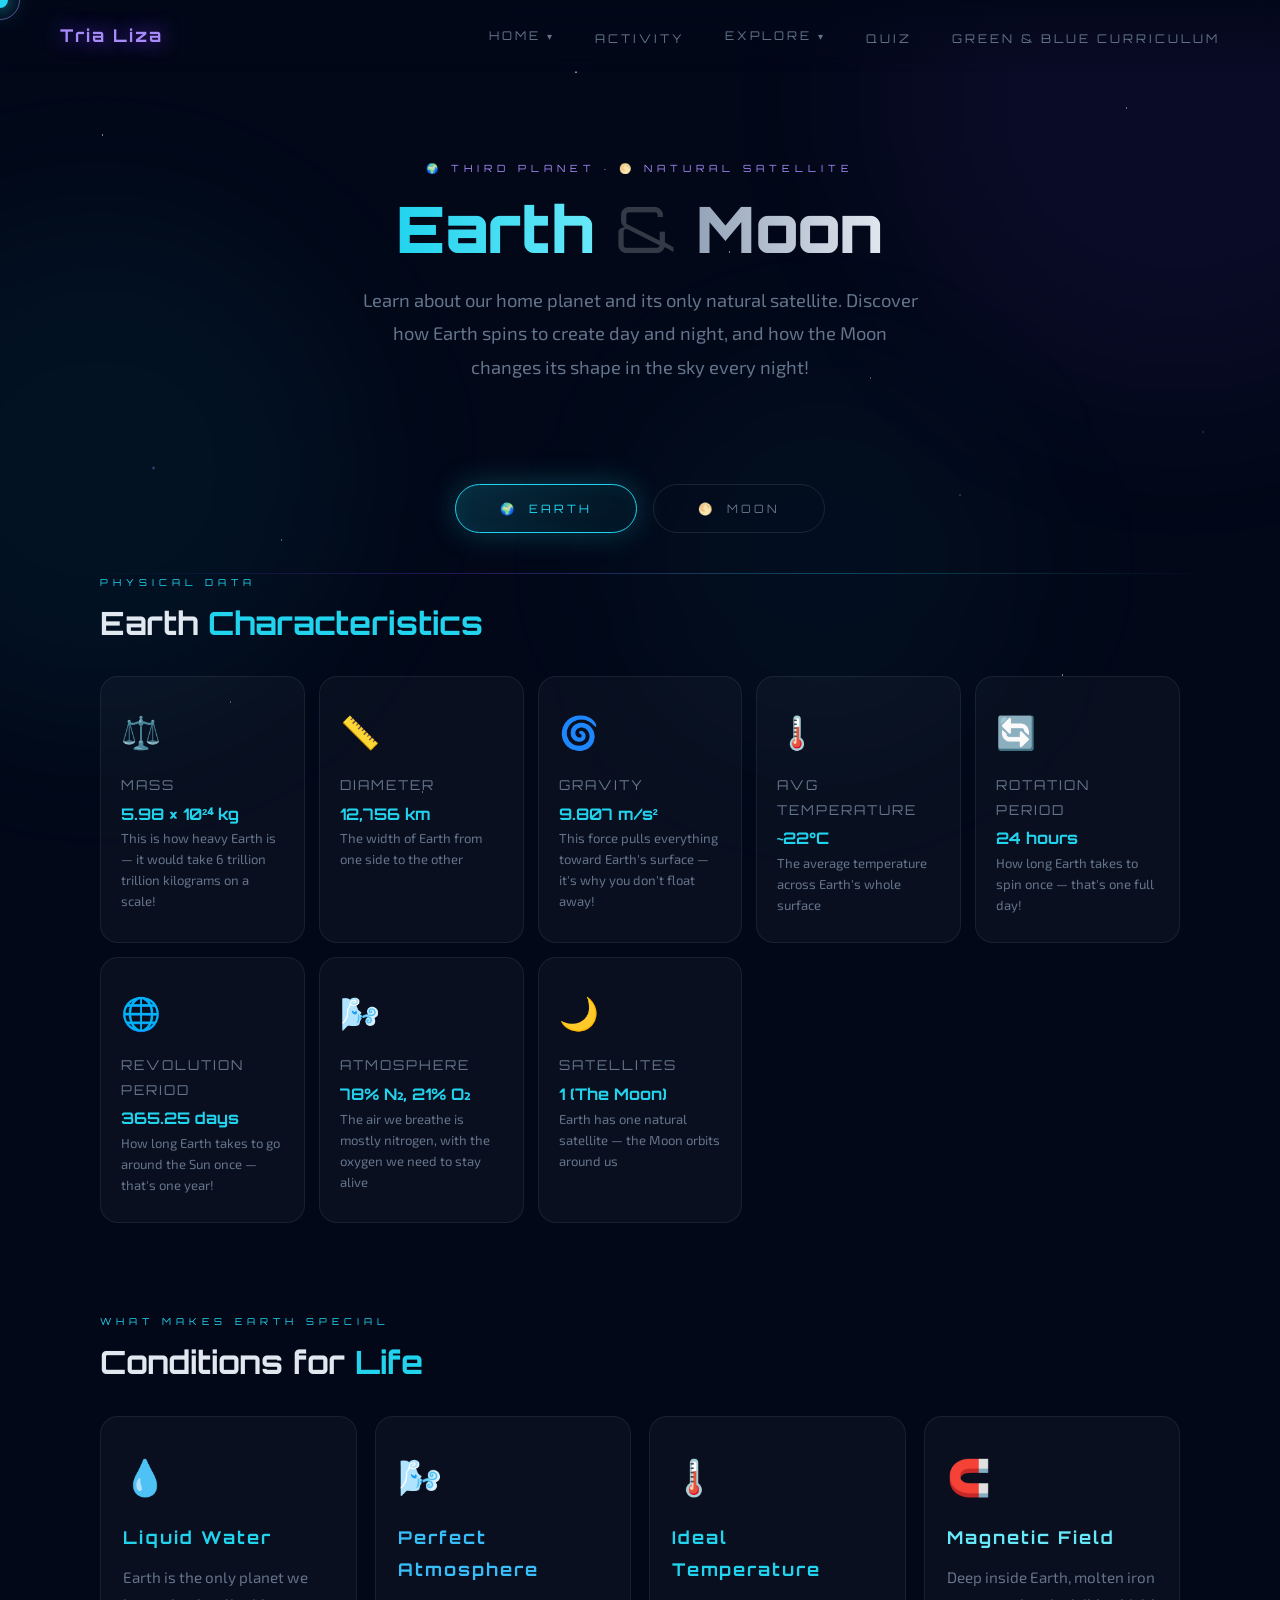
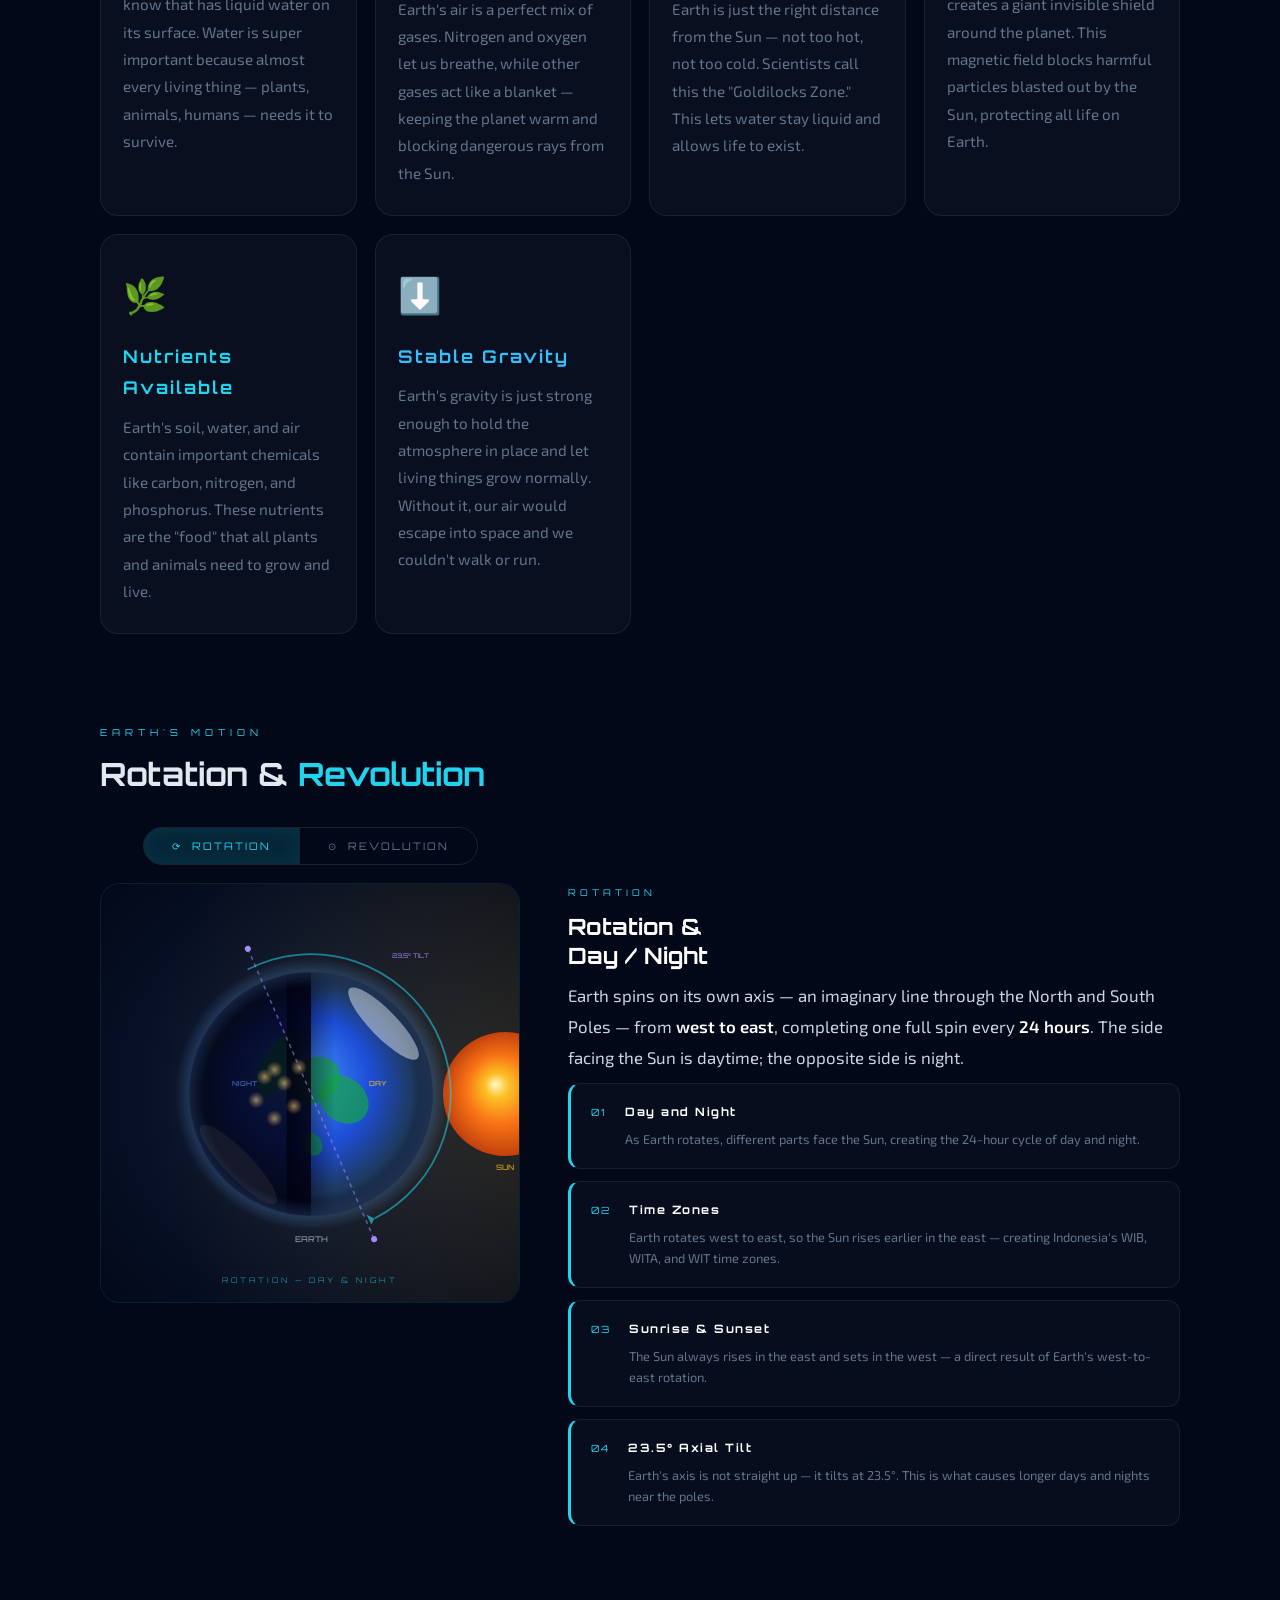
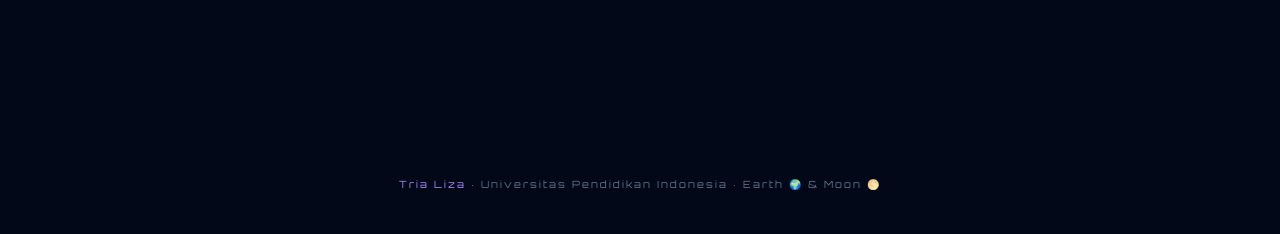
<file: earth&moon.html>
<!DOCTYPE html>
<html lang="en">
<head>
<meta charset="UTF-8">
<meta name="viewport" content="width=device-width, initial-scale=1.0">
<title>Earth & Moon | Tria Liza</title>
<link href="https://fonts.googleapis.com/css2?family=Orbitron:wght@400;700;900&family=Exo+2:ital,wght@0,300;0,400;0,600;1,300&display=swap" rel="stylesheet">
<link rel="stylesheet" href="earth&moon.css">
</head>
<body>

<div class="cursor" id="cursor"></div>
<div class="cursor-trail" id="cursorTrail"></div>
<div class="stars"></div>
<div class="nebula nb1"></div>
<div class="nebula nb2"></div>
<div class="nebula nb3"></div>

<!-- NAV -->
<nav>
  <a class="nav-logo" href="index.html">Tria Liza</a>
  <ul class="nav-links">

    <li class="has-dropdown">
      <a href="#">Home <span class="arrow">▾</span></a>
      <ul class="dropdown">
        <li><a href="index.html#home">Home</a></li>
        <li><a href="index.html#about">About Me</a></li>
        <li><a href="SDGs.html">SDGs</a></li>
      </ul>
    </li>

    <li><a href="investigation.html">Activity</a></li>

    <li class="has-dropdown">
      <a href="#">Explore <span class="arrow">▾</span></a>
      <ul class="dropdown">
        <li><a href="solarsystem.html">Solar System</a></li>
        <li><a href="sun.html">The Sun</a></li>
        <li><a href="earth&moon.html">Earth & Moon</a></li>
        <li><a href="seasons.html">Seasons</a></li>
      </ul>
    </li>

    <li><a href="Activity.html">Quiz</a></li>
    <li><a href="Green&Blue.html">Green & Blue Curriculum</a></li>

  </ul>
</nav>

<!-- HERO -->
<div class="hero">
  <span class="hero-eyebrow">🌍 Third Planet · 🌕 Natural Satellite</span>
  <h1 class="hero-title">
    <span class="t-earth">Earth</span>
    <span class="t-amp">&amp;</span>
    <span class="t-moon">Moon</span>
  </h1>
  <p class="hero-sub">Learn about our home planet and its only natural satellite. Discover how Earth spins to create day and night, and how the Moon changes its shape in the sky every night!</p>
</div>

<!-- TAB BAR -->
<div class="tab-bar">
  <button class="tab-btn tab-earth on" id="btn-earth" onclick="switchTab('earth')">🌍 &nbsp;Earth</button>
  <button class="tab-btn tab-moon"    id="btn-moon"  onclick="switchTab('moon')">🌕 &nbsp;Moon</button>
</div>
<div class="divider"></div>

<main>

<!-- ═══════════════════════ EARTH PANEL ═══════════════════════ -->
<div class="panel on" id="panel-earth">

  <!-- Physical Data -->
  <section class="sec">
    <span class="sec-label lbl-earth">Physical Data</span>
    <h2 class="sec-title">Earth <span class="acc-earth">Characteristics</span></h2>
    <div class="stat-grid">
      <div class="stat-card" style="--sc:#22d3ee"><span class="si">⚖️</span><div class="sl">Mass</div><div class="sv">5.98 × 10²⁴ kg</div><div class="ss">This is how heavy Earth is — it would take 6 trillion trillion kilograms on a scale!</div></div>
      <div class="stat-card" style="--sc:#22d3ee"><span class="si">📏</span><div class="sl">Diameter</div><div class="sv">12,756 km</div><div class="ss">The width of Earth from one side to the other</div></div>
      <div class="stat-card" style="--sc:#22d3ee"><span class="si">🌀</span><div class="sl">Gravity</div><div class="sv">9.807 m/s²</div><div class="ss">This force pulls everything toward Earth's surface — it's why you don't float away!</div></div>
      <div class="stat-card" style="--sc:#22d3ee"><span class="si">🌡️</span><div class="sl">Avg Temperature</div><div class="sv">~22°C</div><div class="ss">The average temperature across Earth's whole surface</div></div>
      <div class="stat-card" style="--sc:#22d3ee"><span class="si">🔄</span><div class="sl">Rotation Period</div><div class="sv">24 hours</div><div class="ss">How long Earth takes to spin once — that's one full day!</div></div>
      <div class="stat-card" style="--sc:#22d3ee"><span class="si">🌐</span><div class="sl">Revolution Period</div><div class="sv">365.25 days</div><div class="ss">How long Earth takes to go around the Sun once — that's one year!</div></div>
      <div class="stat-card" style="--sc:#22d3ee"><span class="si">🌬️</span><div class="sl">Atmosphere</div><div class="sv">78% N₂, 21% O₂</div><div class="ss">The air we breathe is mostly nitrogen, with the oxygen we need to stay alive</div></div>
      <div class="stat-card" style="--sc:#22d3ee"><span class="si">🌙</span><div class="sl">Satellites</div><div class="sv">1 (The Moon)</div><div class="ss">Earth has one natural satellite — the Moon orbits around us</div></div>
    </div>
  </section>

  <!-- Conditions for Life -->
  <section class="sec">
    <span class="sec-label lbl-earth">What Makes Earth Special</span>
    <h2 class="sec-title">Conditions for <span class="acc-earth">Life</span></h2>
    <div class="info-grid">
      <div class="info-card" style="--ic:#22d3ee"><span class="ic-emoji">💧</span><div class="ic-title">Liquid Water</div><div class="ic-text">Earth is the only planet we know that has liquid water on its surface. Water is super important because almost every living thing — plants, animals, humans — needs it to survive.</div></div>
      <div class="info-card" style="--ic:#38bdf8"><span class="ic-emoji">🌬️</span><div class="ic-title">Perfect Atmosphere</div><div class="ic-text">Earth's air is a perfect mix of gases. Nitrogen and oxygen let us breathe, while other gases act like a blanket — keeping the planet warm and blocking dangerous rays from the Sun.</div></div>
      <div class="info-card" style="--ic:#22d3ee"><span class="ic-emoji">🌡️</span><div class="ic-title">Ideal Temperature</div><div class="ic-text">Earth is just the right distance from the Sun — not too hot, not too cold. Scientists call this the "Goldilocks Zone." This lets water stay liquid and allows life to exist.</div></div>
      <div class="info-card" style="--ic:#67e8f9"><span class="ic-emoji">🧲</span><div class="ic-title">Magnetic Field</div><div class="ic-text">Deep inside Earth, molten iron creates a giant invisible shield around the planet. This magnetic field blocks harmful particles blasted out by the Sun, protecting all life on Earth.</div></div>
      <div class="info-card" style="--ic:#22d3ee"><span class="ic-emoji">🌿</span><div class="ic-title">Nutrients Available</div><div class="ic-text">Earth's soil, water, and air contain important chemicals like carbon, nitrogen, and phosphorus. These nutrients are the "food" that all plants and animals need to grow and live.</div></div>
      <div class="info-card" style="--ic:#38bdf8"><span class="ic-emoji">⬇️</span><div class="ic-title">Stable Gravity</div><div class="ic-text">Earth's gravity is just strong enough to hold the atmosphere in place and let living things grow normally. Without it, our air would escape into space and we couldn't walk or run.</div></div>
    </div>
  </section>

  <!-- Rotation & Revolution -->
  <section class="sec">
    <span class="sec-label lbl-earth">Earth's Motion</span>
    <h2 class="sec-title">Rotation &amp; <span class="acc-earth">Revolution</span></h2>

    <div class="earth-motion-wrap">

      <!-- LEFT: canvas + toggle -->
      <div class="earth-canvas-side">
        <div class="motion-toggle">
          <button class="motion-btn rot-on" id="btn-rot" onclick="setMode('rotation')">⟳ &nbsp;Rotation</button>
          <button class="motion-btn"        id="btn-rev" onclick="setMode('revolution')">⊙ &nbsp;Revolution</button>
        </div>
        <div class="canvas-shell">
          <canvas id="earthCanvas" width="420" height="420"></canvas>
          <div class="canvas-badge rot-badge" id="canvasBadge">ROTATION — DAY &amp; NIGHT</div>
        </div>
      </div>

      <!-- RIGHT: info panels swapped by JS -->
      <div class="earth-info-side">
        <div class="mode-intro show" id="infoRot"></div>
        <div class="mode-intro"      id="infoRev"></div>
      </div>

    </div>
  </section>

</div><!-- /panel-earth -->


<!-- ═══════════════════════ MOON PANEL ═══════════════════════ -->
<div class="panel" id="panel-moon">

  <!-- Physical Data -->
  <section class="sec">
    <span class="sec-label lbl-moon">Physical Data</span>
    <h2 class="sec-title">Moon <span class="acc-moon">Characteristics</span></h2>
    <div class="stat-grid">
      <div class="stat-card" style="--sc:#94a3b8"><span class="si">⚖️</span><div class="sl">Mass</div><div class="sv">0.012×</div><div class="ss">The Moon weighs only about 1/80th of Earth's mass — much lighter!</div></div>
      <div class="stat-card" style="--sc:#94a3b8"><span class="si">📏</span><div class="sl">Diameter</div><div class="sv">3,476 km</div><div class="ss">About 4 times smaller than Earth's width</div></div>
      <div class="stat-card" style="--sc:#94a3b8"><span class="si">🌀</span><div class="sl">Gravity</div><div class="sv">0.16×</div><div class="ss">Only 1/6 of Earth's gravity — on the Moon you could jump 6× higher!</div></div>
      <div class="stat-card" style="--sc:#94a3b8"><span class="si">🌡️</span><div class="sl">Temperature</div><div class="sv">-230°C to 123°C</div><div class="ss">Extreme range because there's no air to trap heat or block cold</div></div>
      <div class="stat-card" style="--sc:#94a3b8"><span class="si">🔄</span><div class="sl">Rotation Period</div><div class="sv">27.3 days</div><div class="ss">How long the Moon takes to spin once on its own axis</div></div>
      <div class="stat-card" style="--sc:#94a3b8"><span class="si">🌐</span><div class="sl">Revolution Period</div><div class="sv">29.5 days</div><div class="ss">How long the Moon takes to orbit around Earth once</div></div>
      <div class="stat-card" style="--sc:#94a3b8"><span class="si">🌬️</span><div class="sl">Atmosphere</div><div class="sv">None</div><div class="ss">The Moon has no air at all — you'd need a spacesuit to survive there</div></div>
      <div class="stat-card" style="--sc:#94a3b8"><span class="si">💡</span><div class="sl">Light Source</div><div class="sv">Reflected sunlight</div><div class="ss">The Moon doesn't glow on its own — it's like a mirror reflecting the Sun's light</div></div>
    </div>
    <div class="fact" style="--fb:rgba(148,163,184,.07);--fb-b:rgba(148,163,184,.22)">
      <span class="fact-ico">💡</span>
      <div class="fact-txt">Because the Moon's spinning and orbiting take the same amount of time (~27.3 days), <strong>we always see the same side of the Moon from Earth</strong>. The "far side of the Moon" was a complete mystery until spacecraft finally photographed it during the Apollo missions!</div>
    </div>
  </section>

  <!-- Moon Phases -->
  <section class="sec">
    <span class="sec-label lbl-moon">Lunar Cycle</span>
    <h2 class="sec-title">8 Phases of <span class="acc-moon">the Moon</span></h2>
    <p class="sec-note">As the Moon travels around Earth, the amount of its sunlit side that we can see from Earth keeps changing. This is what creates the Moon's different shapes in the sky. One full cycle takes about 29.5 days — roughly one month! <strong style="color:#94a3b8">Click each phase</strong> for details.</p>

    <div class="phases-wrap">
      <div class="phase-svg-wrap">
        <svg viewBox="0 0 500 500" xmlns="http://www.w3.org/2000/svg">
          <defs>
            <radialGradient id="svgbg" cx="50%" cy="50%" r="55%">
              <stop offset="0%"   stop-color="#0d1a36"/>
              <stop offset="100%" stop-color="#020818"/>
            </radialGradient>
            <radialGradient id="egr" cx="36%" cy="30%" r="58%">
              <stop offset="0%"   stop-color="#93c5fd"/>
              <stop offset="22%"  stop-color="#3b82f6"/>
              <stop offset="52%"  stop-color="#1d4ed8"/>
              <stop offset="82%"  stop-color="#1e3a5f"/>
              <stop offset="100%" stop-color="#0f172a"/>
            </radialGradient>
            <radialGradient id="egl" cx="50%" cy="50%" r="50%">
              <stop offset="55%"  stop-color="#3b82f6" stop-opacity="0"/>
              <stop offset="100%" stop-color="#3b82f6" stop-opacity=".3"/>
            </radialGradient>
            <radialGradient id="mlit" cx="36%" cy="32%" r="56%">
              <stop offset="0%"   stop-color="#e2e8f0"/>
              <stop offset="45%"  stop-color="#94a3b8"/>
              <stop offset="100%" stop-color="#334155"/>
            </radialGradient>
            <radialGradient id="sfx" cx="100%" cy="50%" r="70%">
              <stop offset="0%"   stop-color="#fbbf24" stop-opacity=".15"/>
              <stop offset="100%" stop-color="#fbbf24" stop-opacity="0"/>
            </radialGradient>
            <filter id="gfx">
              <feGaussianBlur stdDeviation="2.5" result="b"/>
              <feMerge><feMergeNode in="b"/><feMergeNode in="SourceGraphic"/></feMerge>
            </filter>
          </defs>

          <rect width="500" height="500" fill="url(#svgbg)"/>
          <rect width="500" height="500" fill="url(#sfx)"/>

          <!-- Stars -->
          <circle cx="30"  cy="25"  r="1"   fill="white" opacity=".5"/>
          <circle cx="90"  cy="460" r="1"   fill="white" opacity=".4"/>
          <circle cx="460" cy="40"  r="1.2" fill="white" opacity=".6"/>
          <circle cx="480" cy="460" r="1"   fill="white" opacity=".4"/>
          <circle cx="15"  cy="240" r="1"   fill="white" opacity=".3"/>
          <circle cx="250" cy="12"  r="1"   fill="white" opacity=".4"/>
          <circle cx="250" cy="488" r="1"   fill="white" opacity=".4"/>

          <!-- Sun label -->
          <text x="480" y="30" font-family="Orbitron,sans-serif" font-size="10" fill="#fbbf24" text-anchor="middle" opacity=".8">☀</text>
          <text x="480" y="44" font-family="Orbitron,sans-serif" font-size="7"  fill="#fbbf24" text-anchor="middle" letter-spacing="1.5" opacity=".5">SUN</text>

          <!-- Orbit ring -->
          <circle cx="250" cy="250" r="190" fill="none" stroke="rgba(148,163,184,.2)" stroke-width="1" stroke-dasharray="6 5"/>

          <!-- Earth -->
          <circle cx="250" cy="250" r="55" fill="url(#egl)"/>
          <g style="transform-origin:250px 250px;animation:espin 20s linear infinite;">
            <circle cx="250" cy="250" r="36" fill="url(#egr)"/>
            <ellipse cx="244" cy="238" rx="11" ry="9"  fill="#16a34a" opacity=".75"/>
            <ellipse cx="258" cy="252" rx="8"  ry="12" fill="#16a34a" opacity=".65"/>
            <ellipse cx="238" cy="259" rx="7"  ry="6"  fill="#16a34a" opacity=".55"/>
            <ellipse cx="262" cy="240" rx="5"  ry="4"  fill="#16a34a" opacity=".5"/>
          </g>
          <circle cx="250" cy="250" r="38" fill="none" stroke="#60a5fa" stroke-width="2.5" stroke-opacity=".25"/>
          <text x="250" y="304" font-family="Orbitron,sans-serif" font-size="9" fill="#94a3b8" text-anchor="middle" letter-spacing="2">EARTH</text>

          <!-- Orbit arrow -->
          <path d="M250,248 m0,-197 a197,197 0 0,1 22,6" fill="none" stroke="rgba(148,163,184,.3)" stroke-width="1.5" marker-end="url(#arr)"/>
          <defs>
            <marker id="arr" markerWidth="6" markerHeight="6" refX="3" refY="3" orient="auto">
              <path d="M0,0 L6,3 L0,6 Z" fill="rgba(148,163,184,.3)"/>
            </marker>
          </defs>
          <style>@keyframes espin{from{transform:rotate(0deg)}to{transform:rotate(360deg)}}</style>

          <!-- 1. NEW MOON -->
          <g class="pm-node" data-id="new" style="cursor:pointer;" onclick="selectPhase('new')">
            <circle cx="250" cy="57" r="26" fill="transparent"/>
            <circle cx="250" cy="57" r="22" fill="none" stroke="rgba(148,163,184,.6)" stroke-width="2" class="pm-aring" opacity="0"/>
            <circle cx="250" cy="57" r="18" fill="#1e293b" opacity=".3"/>
            <circle cx="250" cy="57" r="18" fill="#060e1f"/>
            <circle cx="244" cy="52" r="2.5" fill="#0d1a2e"/>
            <circle cx="256" cy="61" r="2"   fill="#0d1a2e"/>
            <text x="250" y="88" font-family="Orbitron,sans-serif" font-size="7.5" fill="#64748b" text-anchor="middle" letter-spacing="1" class="pm-lbl">NEW MOON</text>
          </g>

          <!-- 2. WAXING CRESCENT -->
          <g class="pm-node" data-id="waxc" style="cursor:pointer;" onclick="selectPhase('waxc')">
            <circle cx="384" cy="116" r="26" fill="transparent"/>
            <circle cx="384" cy="116" r="22" fill="none" stroke="rgba(148,163,184,.6)" stroke-width="2" class="pm-aring" opacity="0"/>
            <circle cx="384" cy="116" r="18" fill="url(#mlit)" filter="url(#gfx)"/>
            <path d="M 384,98 A 18,18 0 0,0 384,134 A 10,18 0 0,1 384,98 Z" fill="#060e1f"/>
            <text x="412" y="106" font-family="Orbitron,sans-serif" font-size="7.5" fill="#64748b" text-anchor="start" letter-spacing="1" class="pm-lbl">WAX. CRESCENT</text>
          </g>

          <!-- 3. FIRST QUARTER -->
          <g class="pm-node" data-id="fq" style="cursor:pointer;" onclick="selectPhase('fq')">
            <circle cx="443" cy="250" r="26" fill="transparent"/>
            <circle cx="443" cy="250" r="22" fill="none" stroke="rgba(148,163,184,.6)" stroke-width="2" class="pm-aring" opacity="0"/>
            <circle cx="443" cy="250" r="18" fill="url(#mlit)" filter="url(#gfx)"/>
            <path d="M 443,232 A 18,18 0 0,0 443,268 Z" fill="#060e1f"/>
            <text x="470" y="254" font-family="Orbitron,sans-serif" font-size="7.5" fill="#64748b" text-anchor="start" letter-spacing="1" class="pm-lbl">FIRST QTR</text>
          </g>

          <!-- 4. WAXING GIBBOUS -->
          <g class="pm-node" data-id="waxg" style="cursor:pointer;" onclick="selectPhase('waxg')">
            <circle cx="384" cy="384" r="26" fill="transparent"/>
            <circle cx="384" cy="384" r="22" fill="none" stroke="rgba(148,163,184,.6)" stroke-width="2" class="pm-aring" opacity="0"/>
            <circle cx="384" cy="384" r="18" fill="url(#mlit)" filter="url(#gfx)"/>
            <path d="M 384,366 A 18,18 0 0,0 384,402 A 10,18 0 0,0 384,366 Z" fill="#060e1f"/>
            <text x="410" y="396" font-family="Orbitron,sans-serif" font-size="7.5" fill="#64748b" text-anchor="start" letter-spacing="1" class="pm-lbl">WAX. GIBBOUS</text>
          </g>

          <!-- 5. FULL MOON -->
          <g class="pm-node" data-id="full" style="cursor:pointer;" onclick="selectPhase('full')">
            <circle cx="250" cy="443" r="26" fill="transparent"/>
            <circle cx="250" cy="443" r="22" fill="none" stroke="rgba(148,163,184,.6)" stroke-width="2" class="pm-aring" opacity="0"/>
            <circle cx="250" cy="443" r="18" fill="url(#mlit)" filter="url(#gfx)"/>
            <circle cx="244" cy="438" r="2.8" fill="rgba(0,0,0,.13)"/>
            <circle cx="255" cy="447" r="2"   fill="rgba(0,0,0,.1)"/>
            <circle cx="248" cy="451" r="1.5" fill="rgba(0,0,0,.08)"/>
            <text x="250" y="474" font-family="Orbitron,sans-serif" font-size="7.5" fill="#64748b" text-anchor="middle" letter-spacing="1" class="pm-lbl">FULL MOON</text>
          </g>

          <!-- 6. WANING GIBBOUS -->
          <g class="pm-node" data-id="wang" style="cursor:pointer;" onclick="selectPhase('wang')">
            <circle cx="116" cy="384" r="26" fill="transparent"/>
            <circle cx="116" cy="384" r="22" fill="none" stroke="rgba(148,163,184,.6)" stroke-width="2" class="pm-aring" opacity="0"/>
            <circle cx="116" cy="384" r="18" fill="url(#mlit)" filter="url(#gfx)"/>
            <path d="M 116,366 A 18,18 0 0,1 116,402 A 10,18 0 0,1 116,366 Z" fill="#060e1f"/>
            <text x="88"  y="396" font-family="Orbitron,sans-serif" font-size="7.5" fill="#64748b" text-anchor="end" letter-spacing="1" class="pm-lbl">WAN. GIBBOUS</text>
          </g>

          <!-- 7. LAST QUARTER -->
          <g class="pm-node" data-id="lq" style="cursor:pointer;" onclick="selectPhase('lq')">
            <circle cx="57"  cy="250" r="26" fill="transparent"/>
            <circle cx="57"  cy="250" r="22" fill="none" stroke="rgba(148,163,184,.6)" stroke-width="2" class="pm-aring" opacity="0"/>
            <circle cx="57"  cy="250" r="18" fill="url(#mlit)" filter="url(#gfx)"/>
            <path d="M 57,232 A 18,18 0 0,1 57,268 Z" fill="#060e1f"/>
            <text x="30"  y="254" font-family="Orbitron,sans-serif" font-size="7.5" fill="#64748b" text-anchor="end" letter-spacing="1" class="pm-lbl">LAST QTR</text>
          </g>

          <!-- 8. WANING CRESCENT -->
          <g class="pm-node" data-id="wanc" style="cursor:pointer;" onclick="selectPhase('wanc')">
            <circle cx="116" cy="116" r="26" fill="transparent"/>
            <circle cx="116" cy="116" r="22" fill="none" stroke="rgba(148,163,184,.6)" stroke-width="2" class="pm-aring" opacity="0"/>
            <circle cx="116" cy="116" r="18" fill="url(#mlit)" filter="url(#gfx)"/>
            <path d="M 116,98 A 18,18 0 0,1 116,134 A 10,18 0 0,0 116,98 Z" fill="#060e1f"/>
            <text x="88"  y="106" font-family="Orbitron,sans-serif" font-size="7.5" fill="#64748b" text-anchor="end" letter-spacing="1" class="pm-lbl">WAN. CRESCENT</text>
          </g>

        </svg>
      </div>

      <!-- Phase info panel -->
      <div class="phase-info-panel" id="phasePanel">
        <div class="phase-default" id="phaseDefault">
          <div class="phase-default-icon">🌕</div>
          <div>Click a Moon phase on the diagram to see full details.</div>
        </div>
      </div>
    </div>
  </section>

  <!-- Lunar Eclipse -->
  <section class="sec">
    <span class="sec-label lbl-moon">Celestial Event</span>
    <h2 class="sec-title">Lunar <span class="acc-moon">Eclipse</span></h2>
    <p class="sec-note">A lunar eclipse happens when Earth moves between the Sun and the Moon, blocking sunlight from reaching the Moon. It's like Earth casting a giant shadow! Select a type below to see how each one looks.</p>

    <div class="ecl-btns">
      <button class="ecl-btn on" data-type="total"     onclick="setEclipse('total')">🌑 Total</button>
      <button class="ecl-btn"    data-type="partial"   onclick="setEclipse('partial')">🌗 Partial</button>
      <button class="ecl-btn"    data-type="penumbral" onclick="setEclipse('penumbral')">🌕 Penumbral</button>
    </div>

    <div class="ecl-diagram-wrap">
      <svg id="eclipseSVG" viewBox="0 0 900 320" xmlns="http://www.w3.org/2000/svg" style="width:100%;display:block;">
        <defs>
          <radialGradient id="ebg"  cx="50%" cy="50%" r="60%"><stop offset="0%"   stop-color="#0a1628"/><stop offset="100%" stop-color="#020818"/></radialGradient>
          <radialGradient id="esg"  cx="40%" cy="38%" r="55%"><stop offset="0%"   stop-color="#fff9c4"/><stop offset="18%"  stop-color="#fbbf24"/><stop offset="48%"  stop-color="#f97316"/><stop offset="100%" stop-color="#7c2d12"/></radialGradient>
          <radialGradient id="esgw" cx="50%" cy="50%" r="50%"><stop offset="55%"  stop-color="#f59e0b" stop-opacity="0"/><stop offset="80%"  stop-color="#f59e0b" stop-opacity=".35"/><stop offset="100%" stop-color="#f59e0b" stop-opacity="0"/></radialGradient>
          <radialGradient id="eeg"  cx="38%" cy="32%" r="58%"><stop offset="0%"   stop-color="#93c5fd"/><stop offset="25%"  stop-color="#3b82f6"/><stop offset="55%"  stop-color="#1d4ed8"/><stop offset="100%" stop-color="#0f172a"/></radialGradient>
          <radialGradient id="eegw" cx="50%" cy="50%" r="50%"><stop offset="55%"  stop-color="#3b82f6" stop-opacity="0"/><stop offset="80%"  stop-color="#3b82f6" stop-opacity=".3"/><stop offset="100%" stop-color="#3b82f6" stop-opacity="0"/></radialGradient>
          <radialGradient id="emn"  cx="38%" cy="35%" r="55%"><stop offset="0%"   stop-color="#e2e8f0"/><stop offset="45%"  stop-color="#94a3b8"/><stop offset="100%" stop-color="#334155"/></radialGradient>
          <radialGradient id="emb"  cx="38%" cy="35%" r="55%"><stop offset="0%"   stop-color="#fca5a5"/><stop offset="40%"  stop-color="#dc2626"/><stop offset="100%" stop-color="#450a0a"/></radialGradient>
          <linearGradient id="eumb" x1="0%" y1="50%" x2="100%" y2="50%"><stop offset="0%"   stop-color="#000" stop-opacity="0"/><stop offset="30%"  stop-color="#000" stop-opacity=".55"/><stop offset="60%"  stop-color="#000" stop-opacity=".75"/><stop offset="100%" stop-color="#000" stop-opacity=".5"/></linearGradient>
          <linearGradient id="epnb" x1="0%" y1="50%" x2="100%" y2="50%"><stop offset="0%"   stop-color="#1e3a5f" stop-opacity="0"/><stop offset="30%"  stop-color="#1e3a5f" stop-opacity=".2"/><stop offset="60%"  stop-color="#1e3a5f" stop-opacity=".35"/><stop offset="100%" stop-color="#1e3a5f" stop-opacity=".15"/></linearGradient>
          <clipPath id="mclipR"><rect x="0" y="-30" width="22" height="60"/></clipPath>
        </defs>

        <rect width="900" height="320" fill="url(#ebg)"/>
        <circle cx="50"  cy="30"  r="1"   fill="white" opacity=".6"/>
        <circle cx="200" cy="15"  r="1.5" fill="white" opacity=".8"/>
        <circle cx="400" cy="40"  r="1"   fill="white" opacity=".5"/>
        <circle cx="600" cy="20"  r="1.5" fill="white" opacity=".7"/>
        <circle cx="820" cy="35"  r="1"   fill="white" opacity=".6"/>
        <circle cx="750" cy="280" r="1.5" fill="white" opacity=".5"/>

        <polygon id="penUp"   points="120,90 530,80 530,110 120,90"   fill="url(#epnb)" opacity="0"/>
        <polygon id="penLow"  points="120,230 530,240 530,210 120,230" fill="url(#epnb)" opacity="0"/>
        <polygon id="penUp2"  points="530,80 900,40 900,100 530,110"  fill="url(#epnb)" opacity="0"/>
        <polygon id="penLow2" points="530,240 900,280 900,220 530,210" fill="url(#epnb)" opacity="0"/>
        <polygon id="umbraL"  points="120,105 530,148 530,172 120,215" fill="url(#eumb)" opacity=".75"/>
        <polygon id="umbraR"  points="530,148 900,110 900,210 530,172" fill="url(#eumb)" opacity=".6"/>

        <!-- Sun -->
        <circle cx="120" cy="160" r="75" fill="url(#esgw)"/>
        <circle cx="120" cy="160" r="58" fill="url(#esg)"/>
        <ellipse cx="120" cy="97" rx="5" ry="16" fill="#fef3c7" opacity=".35" transform="rotate(0   120 160)"/>
        <ellipse cx="120" cy="97" rx="4" ry="12" fill="#fbbf24" opacity=".45" transform="rotate(45  120 160)"/>
        <ellipse cx="120" cy="97" rx="5" ry="14" fill="#fef3c7" opacity=".3"  transform="rotate(90  120 160)"/>
        <ellipse cx="120" cy="97" rx="3" ry="10" fill="#fbbf24" opacity=".4"  transform="rotate(135 120 160)"/>
        <ellipse cx="120" cy="97" rx="5" ry="15" fill="#fef3c7" opacity=".35" transform="rotate(180 120 160)"/>
        <ellipse cx="120" cy="97" rx="4" ry="12" fill="#fbbf24" opacity=".45" transform="rotate(225 120 160)"/>
        <ellipse cx="120" cy="97" rx="5" ry="16" fill="#fef3c7" opacity=".3"  transform="rotate(270 120 160)"/>
        <ellipse cx="120" cy="97" rx="3" ry="11" fill="#fbbf24" opacity=".4"  transform="rotate(315 120 160)"/>
        <text x="120" y="255" font-family="Orbitron,sans-serif" font-size="9" fill="#fbbf24" text-anchor="middle" letter-spacing="2">SUN</text>

        <!-- Earth -->
        <circle cx="530" cy="160" r="40" fill="url(#eegw)"/>
        <circle cx="530" cy="160" r="34" fill="url(#eeg)"/>
        <ellipse cx="526" cy="148" rx="10" ry="8"  fill="#16a34a" opacity=".7"/>
        <ellipse cx="538" cy="160" rx="7"  ry="10" fill="#16a34a" opacity=".6"/>
        <ellipse cx="520" cy="165" rx="6"  ry="5"  fill="#16a34a" opacity=".5"/>
        <circle cx="530" cy="160" r="110" fill="none" stroke="#a3e635" stroke-width="1.2" stroke-dasharray="6 5" opacity=".5"/>
        <text x="530" y="285" font-family="Orbitron,sans-serif" font-size="8" fill="#60a5fa" text-anchor="middle" letter-spacing="2">EARTH</text>

        <!-- Moon -->
        <g id="moonGroup" transform="translate(770,160)">
          <circle id="moonBody" cx="0" cy="0" r="22" fill="url(#emn)"/>
          <circle id="moonDark" cx="0" cy="0" r="22" fill="#000" opacity="0"/>
          <circle cx="-6" cy="-5" r="3.5" fill="rgba(0,0,0,.15)"/>
          <circle cx="7"  cy="6"  r="2.5" fill="rgba(0,0,0,.12)"/>
          <circle cx="-3" cy="9"  r="2"   fill="rgba(0,0,0,.1)"/>
        </g>
        <text id="moonLabel"   x="770" y="192" font-family="Orbitron,sans-serif" font-size="8"   fill="#e2e8f0"           text-anchor="middle" letter-spacing="1.5">FULL MOON</text>
        <text id="umbraLabel"  x="690" y="168" font-family="Orbitron,sans-serif" font-size="7.5" fill="rgba(255,255,255,.5)" text-anchor="middle" letter-spacing="1">UMBRA</text>
        <text id="penumbraLbl" x="690" y="148" font-family="Orbitron,sans-serif" font-size="7"   fill="rgba(255,255,255,.3)" text-anchor="middle" letter-spacing="1" opacity="0">PENUMBRA</text>
        <text id="eclTitle"    x="450" y="22"  font-family="Orbitron,sans-serif" font-size="13"  fill="#e2e8f0" text-anchor="middle" font-weight="700" letter-spacing="3">TOTAL LUNAR ECLIPSE</text>
      </svg>
    </div>

    <div class="ecl-info-card">
      <div class="ecl-info-icon" id="eclIcon">🌑</div>
      <div>
        <div class="ecl-info-name" id="eclName">Total Lunar Eclipse — Blood Moon</div>
        <div class="ecl-info-text" id="eclDesc">The Moon moves completely into Earth's darkest shadow, called the <strong>umbra</strong>. Some sunlight bends around Earth through our atmosphere and paints the Moon a deep red color — that's why it's called a <strong>Blood Moon</strong>! The red phase can last up to 100 minutes.</div>
      </div>
    </div>

    <div class="fact" style="--fb:rgba(167,139,250,.07);--fb-b:rgba(167,139,250,.22);margin-top:24px;">
      <span class="fact-ico">🔭</span>
      <div class="fact-txt">A lunar eclipse is <strong>completely safe to watch with your bare eyes</strong> — no special glasses needed! Even better, it's visible from every place on Earth where it's currently nighttime. You might even see one from your own backyard.</div>
    </div>
  </section>

  <!-- Moon's Role -->
  <section class="sec">
    <span class="sec-label lbl-moon">Moon's Influence</span>
    <h2 class="sec-title">Moon's <span class="acc-moon">Role in Life</span></h2>
    <div class="info-grid">
      <div class="info-card" style="--ic:#94a3b8"><span class="ic-emoji">🌊</span><div class="ic-title">Ocean Tides</div><div class="ic-text">The Moon's gravity pulls on Earth's oceans like a magnet, making the water rise and fall every day. These are called tides, and fishermen and salt farmers depend on them to do their work.</div></div>
      <div class="info-card" style="--ic:#94a3b8"><span class="ic-emoji">📅</span><div class="ic-title">Islamic Calendar</div><div class="ic-text">The Islamic (Hijri) calendar follows the Moon's cycle. Muslims around the world look for the new crescent Moon to mark the start of Ramadan, Eid, and other important holy days.</div></div>
      <div class="info-card" style="--ic:#94a3b8"><span class="ic-emoji">🐣</span><div class="ic-title">Easter (Christian)</div><div class="ic-text">Easter Sunday is set by the Moon! It always falls on the first Sunday after the first full Moon on or after March 21 — so the exact date changes every year based on the lunar cycle.</div></div>
      <div class="info-card" style="--ic:#94a3b8"><span class="ic-emoji">🕉️</span><div class="ic-title">Hindu Purnama &amp; Tilem</div><div class="ic-text">In Hinduism, the full Moon (Purnama) and new Moon (Tilem) are sacred times for prayer and making offerings to the gods. Many Hindu festivals and ceremonies are scheduled around these special Moon days.</div></div>
      <div class="info-card" style="--ic:#94a3b8"><span class="ic-emoji">🐟</span><div class="ic-title">Fishing &amp; Salt Farming</div><div class="ic-text">High tides bring fish closer to the surface and shore, making them easier to catch. Salt farmers time their harvests for after high tide, when seawater fills their ponds naturally.</div></div>
      <div class="info-card" style="--ic:#94a3b8"><span class="ic-emoji">⚖️</span><div class="ic-title">Earth's Stability</div><div class="ic-text">The Moon acts like a stabilizer for Earth's tilt. Without it, Earth could wobble wildly and cause extreme changes in climate that would make it very hard for life to survive here.</div></div>
    </div>
  </section>

</div><!-- /panel-moon -->

</main>

<footer><span>Tria Liza</span> · Universitas Pendidikan Indonesia · Earth 🌍 &amp; Moon 🌕</footer>

<script src="earth&moon.js"></script>
</body>
</html>
</file>
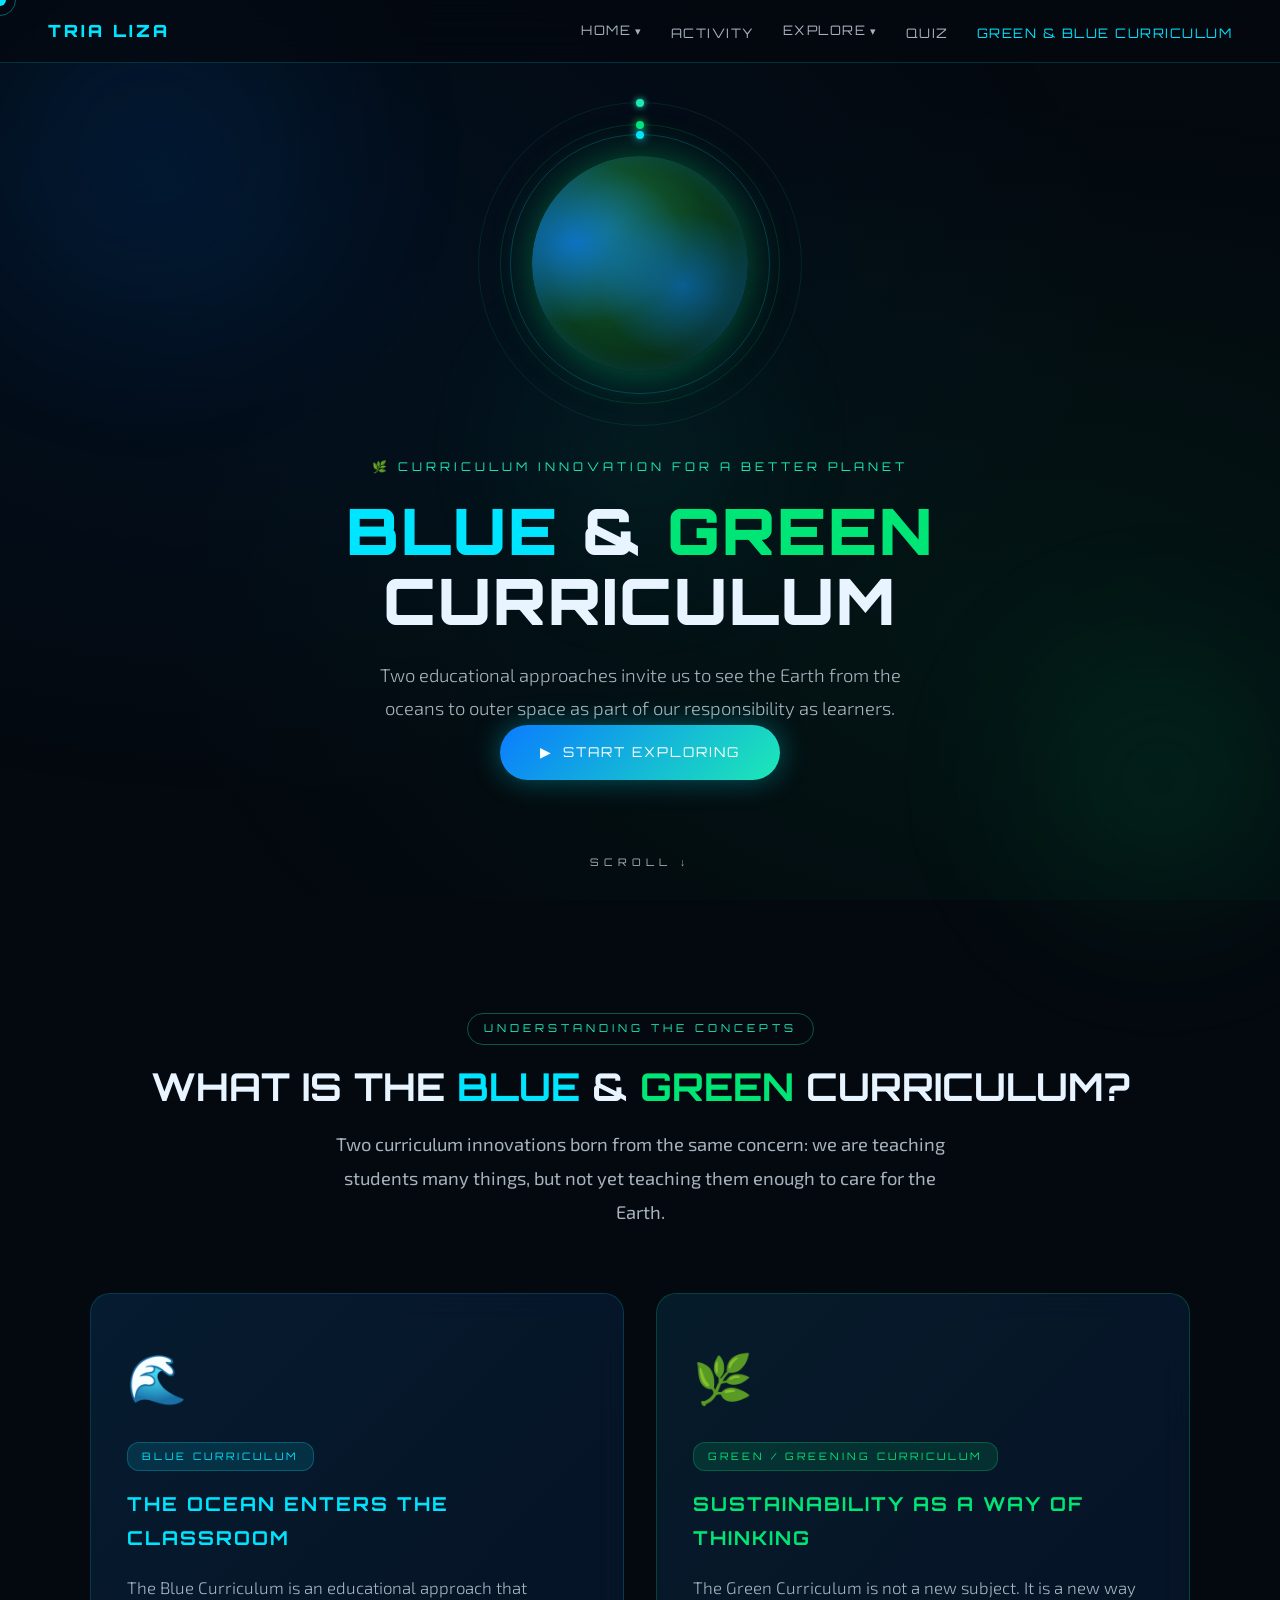
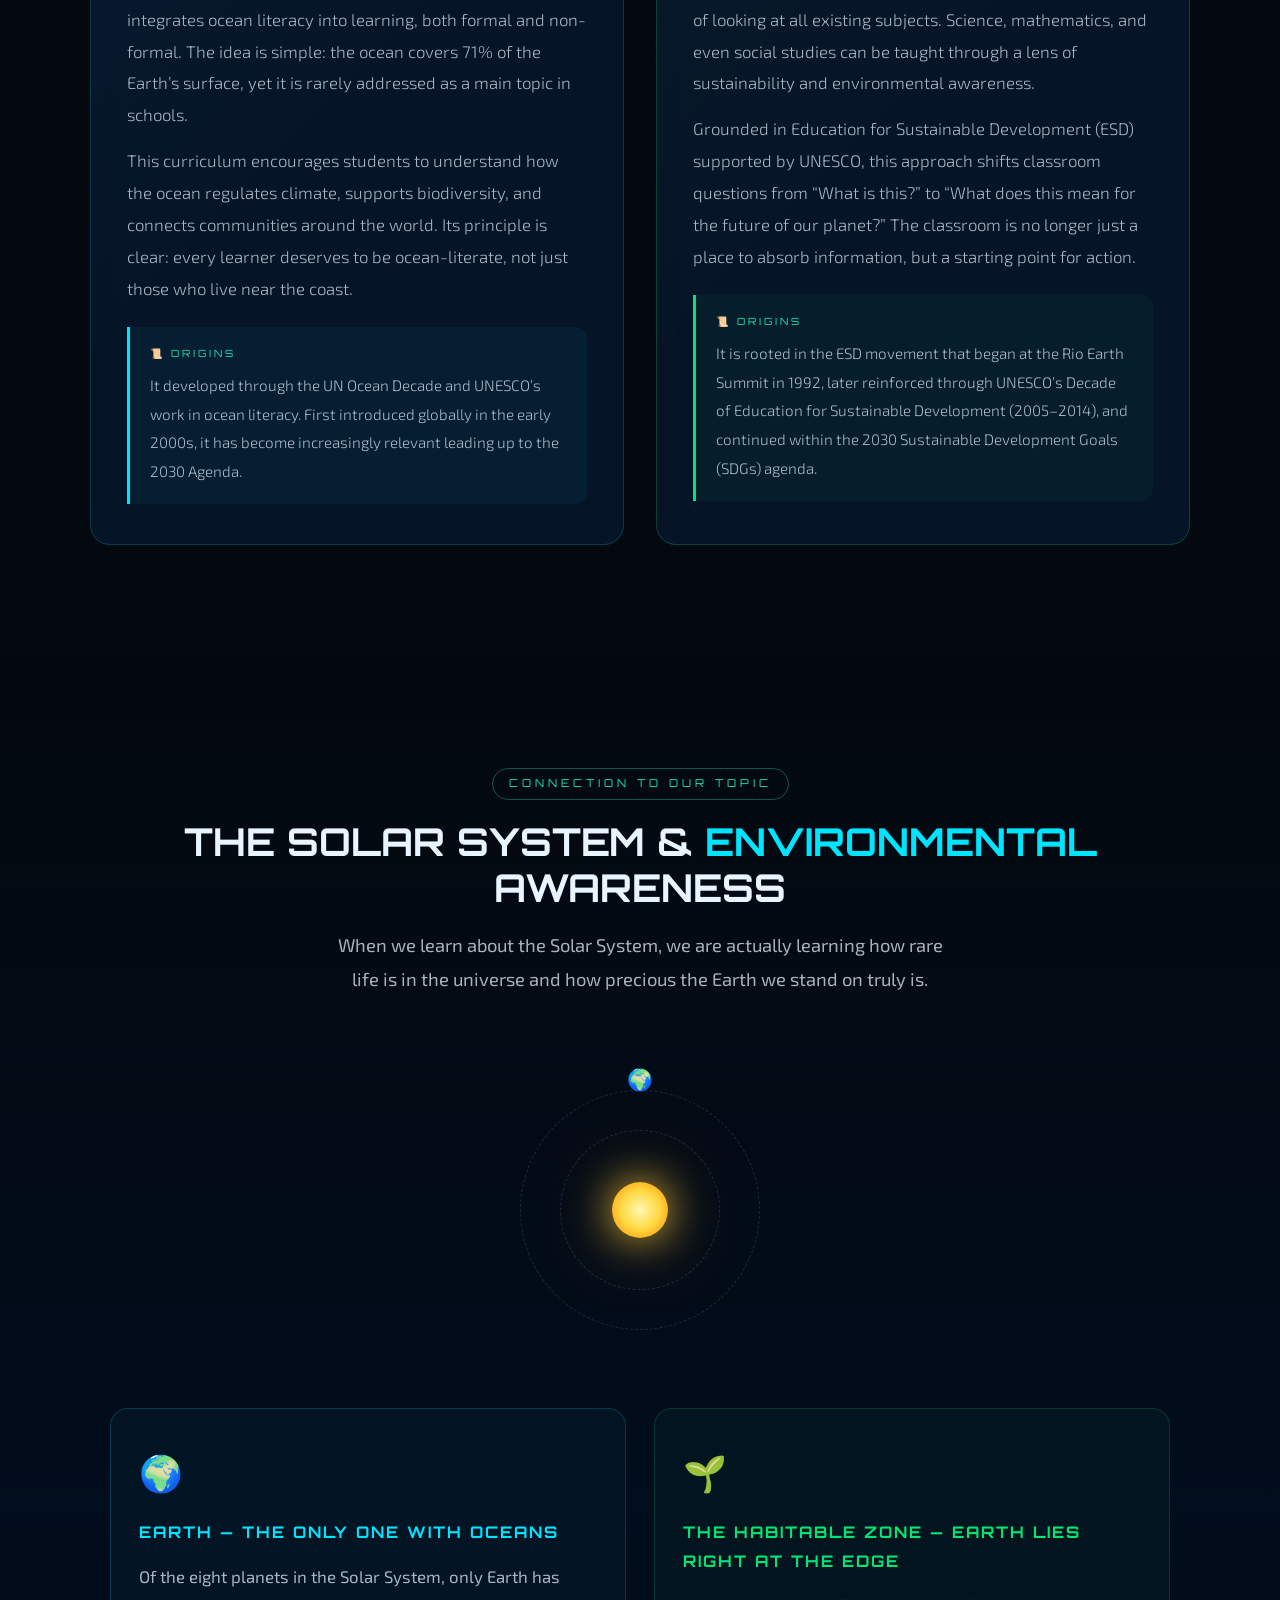
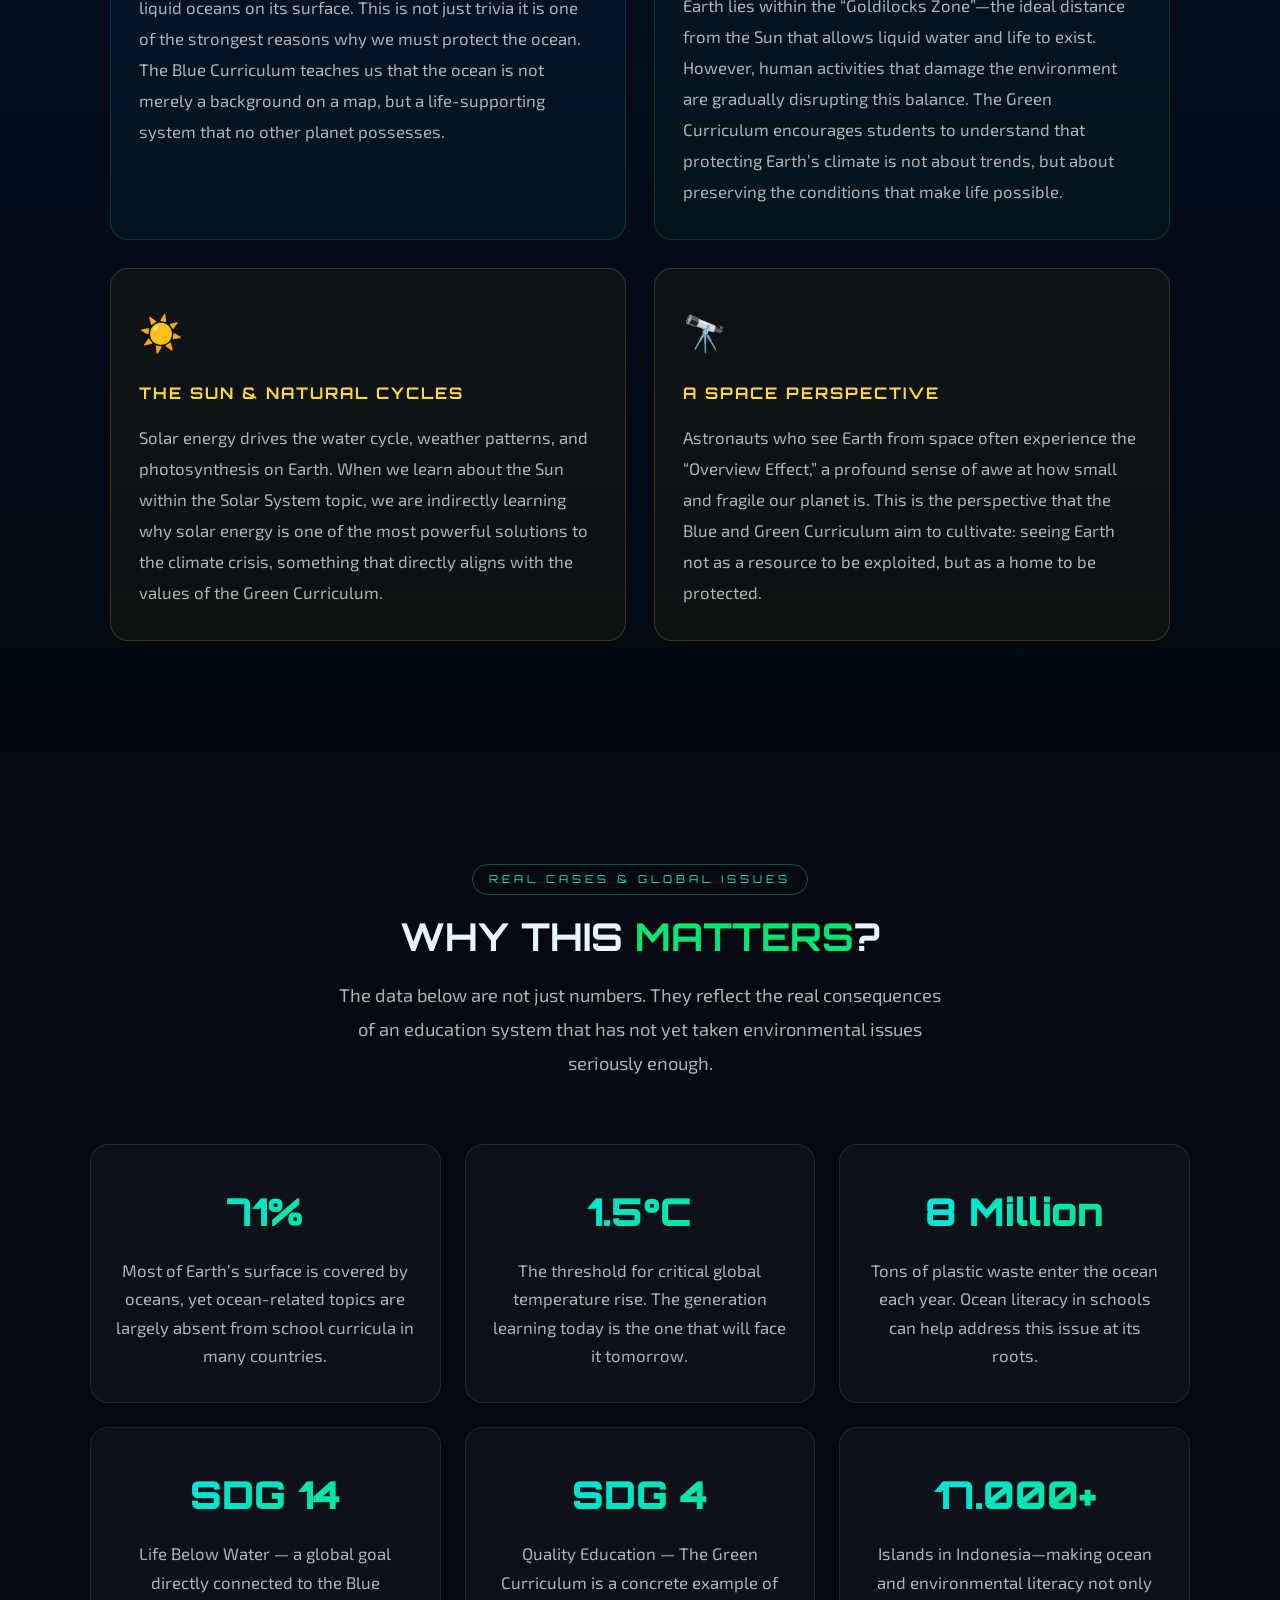
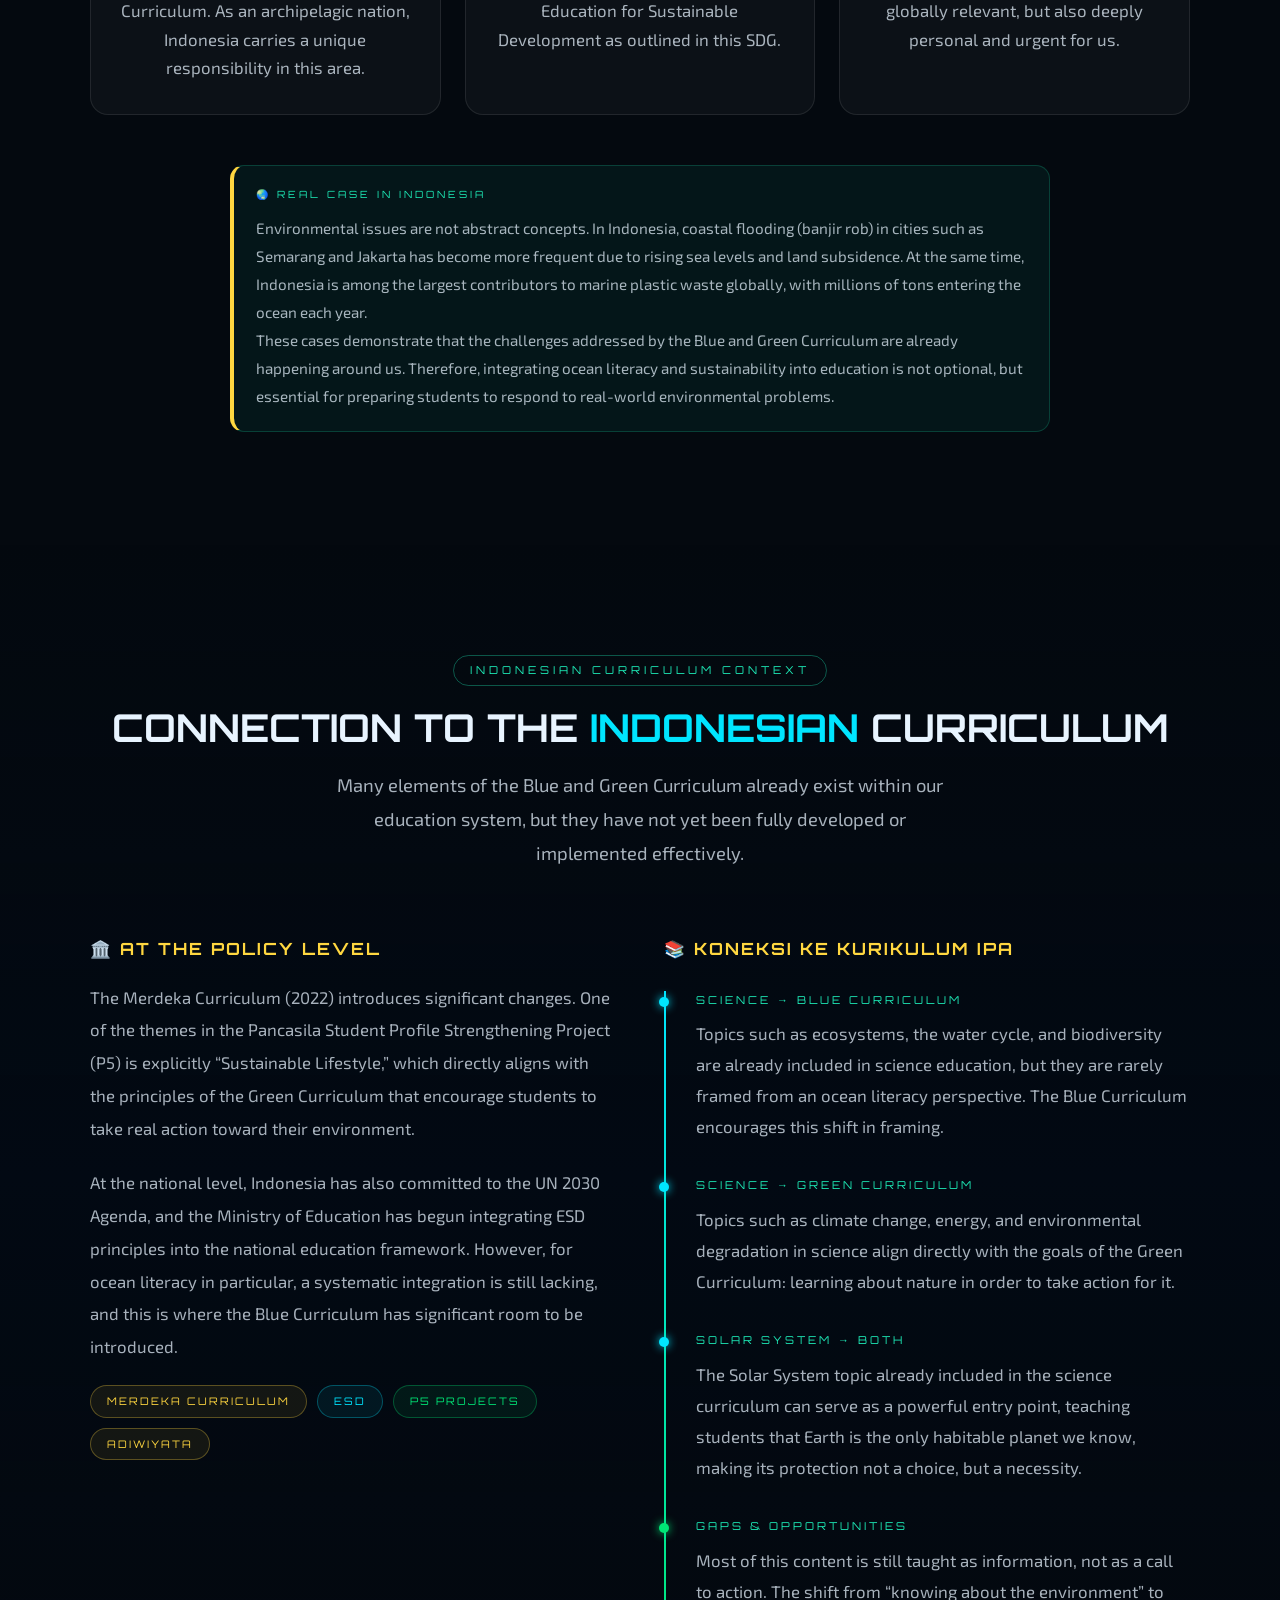
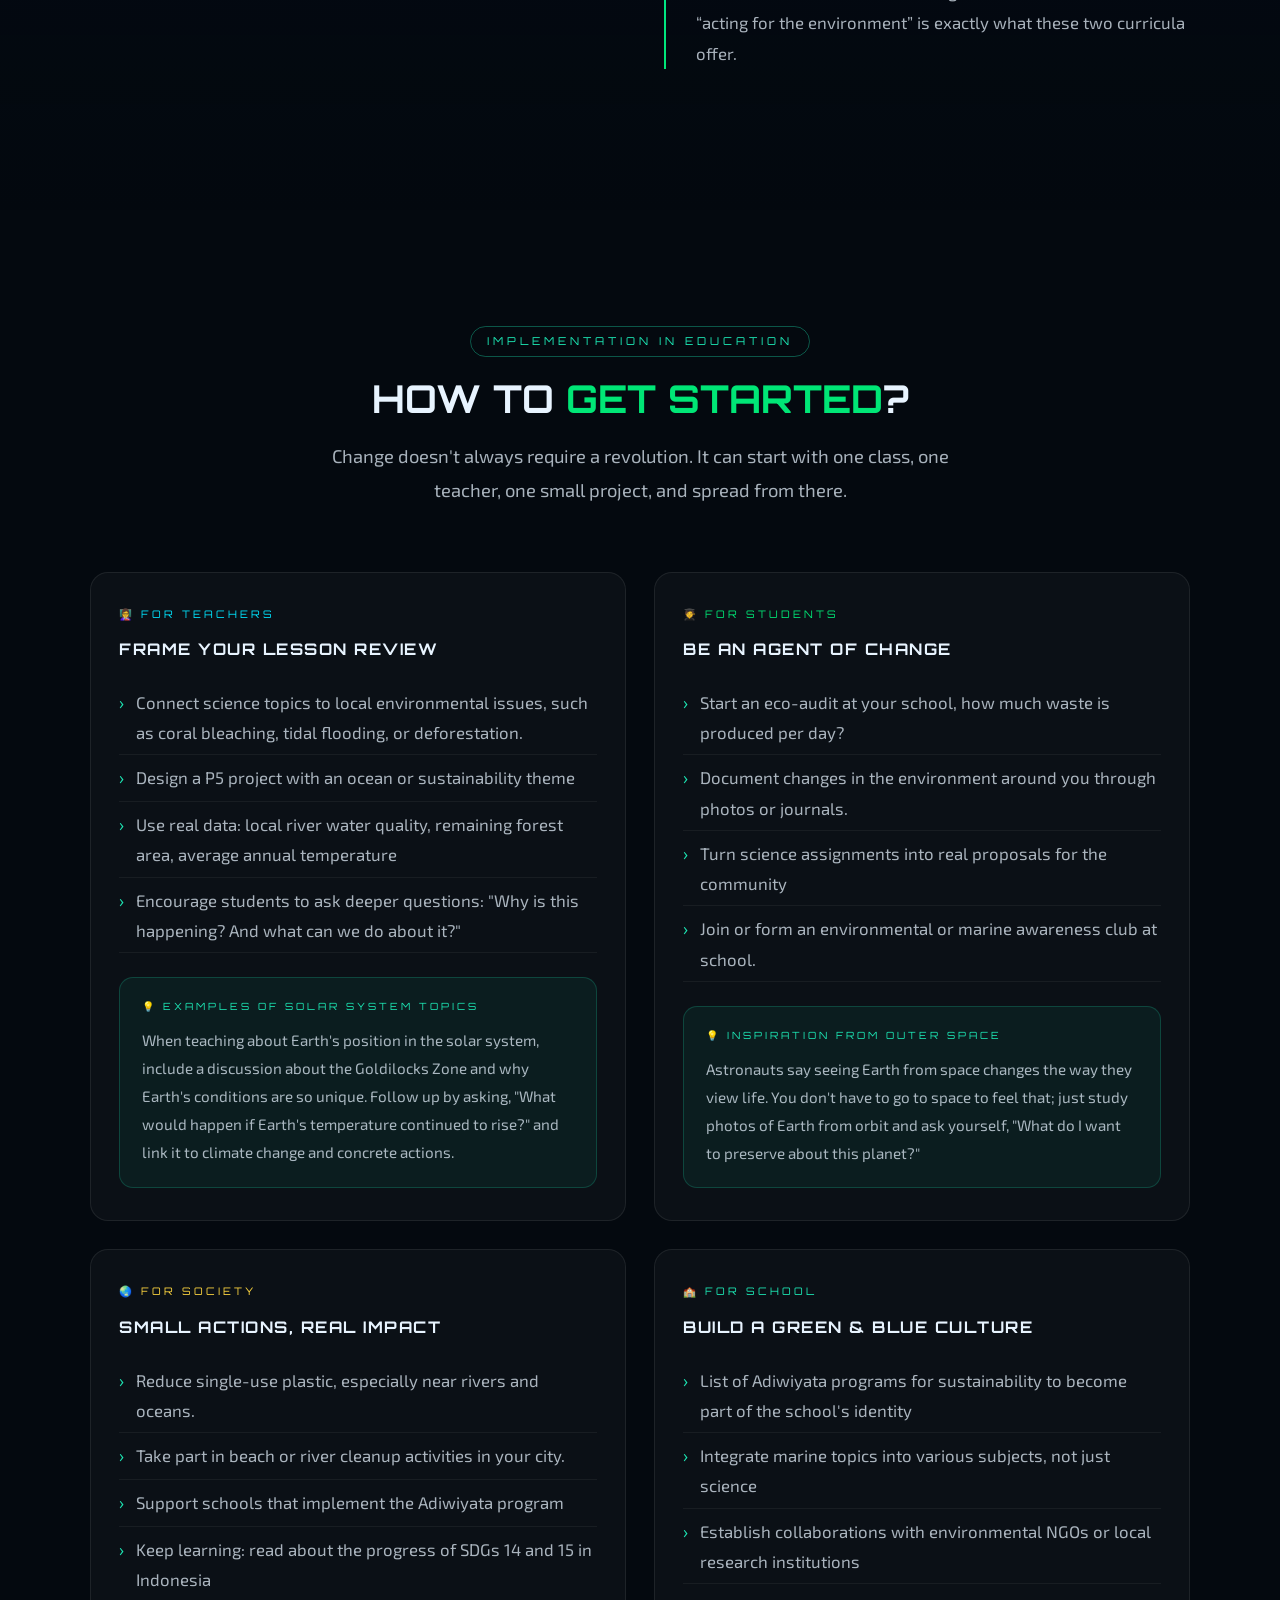
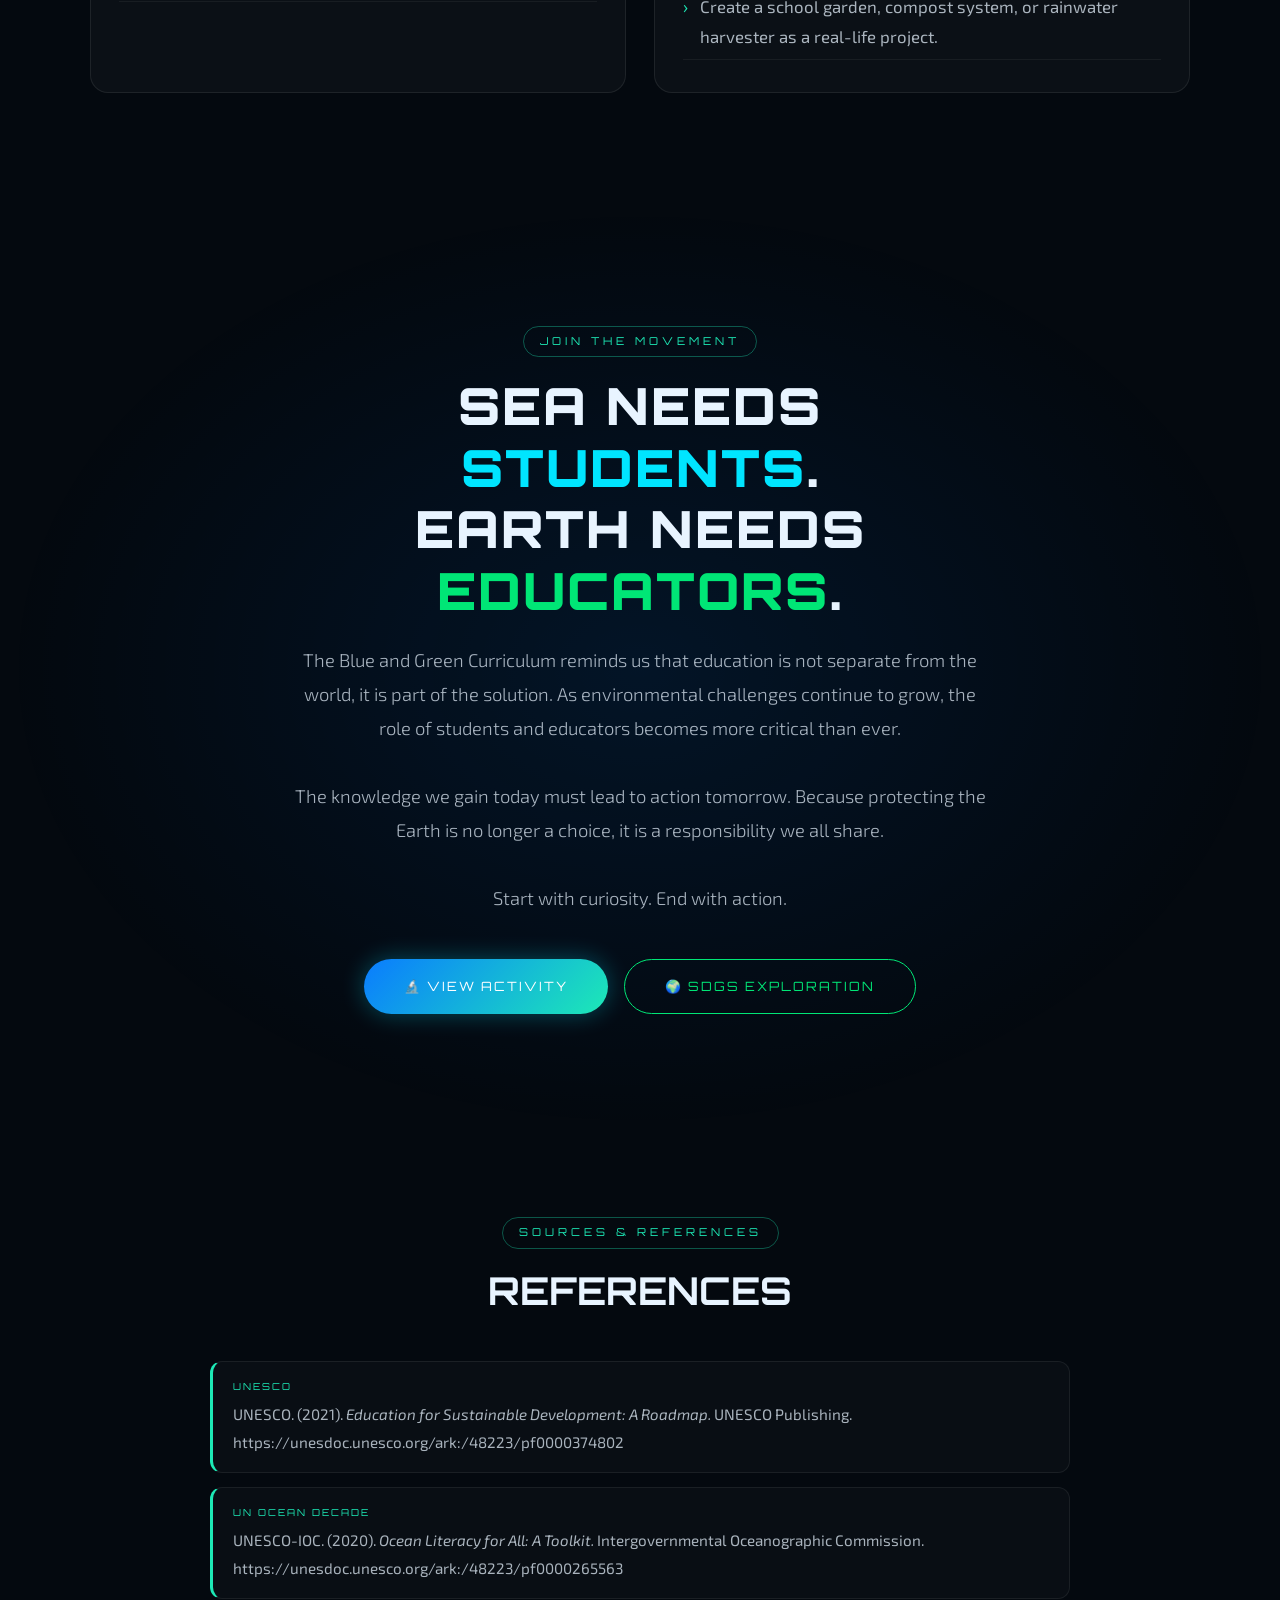
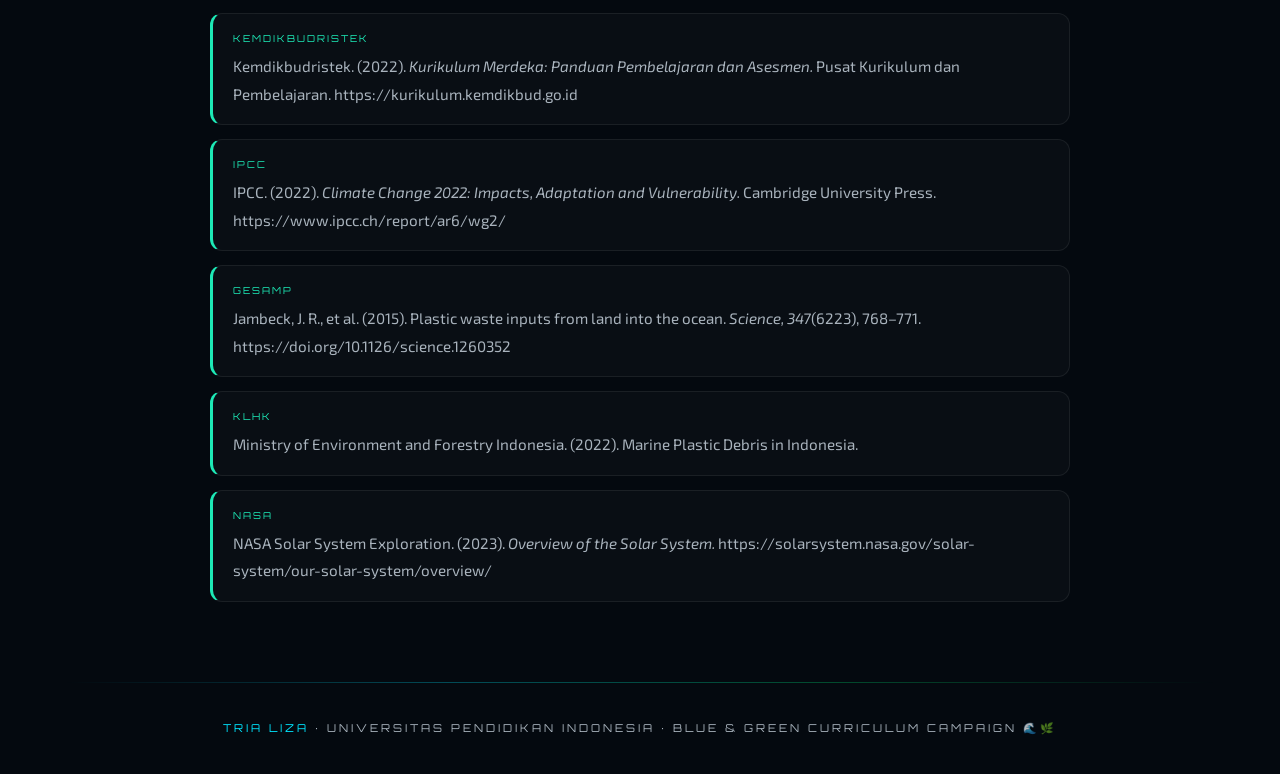
<file: Green&Blue.html>
<!DOCTYPE html>
<html lang="en">
<head>
<meta charset="UTF-8">
<meta name="viewport" content="width=device-width, initial-scale=1.0">
<title>Tria Liza | Blue & Green Curriculum</title>
<link href="https://fonts.googleapis.com/css2?family=Orbitron:wght@400;700;900&family=Exo+2:ital,wght@0,300;0,400;0,600;1,300&display=swap" rel="stylesheet">
<style>
*, *::before, *::after { box-sizing: border-box; margin: 0; padding: 0; }

:root {
  --bg: #04090f;
  --navy: #050e1a;
  --blue: #0a7cff;
  --cyan: #00e5ff;
  --green: #00e676;
  --teal: #1de9b6;
  --gold: #ffd740;
  --white: #e8f4ff;
  --dim: rgba(232,244,255,0.72);
  --glass: rgba(10,30,60,0.55);
  --glass-border: rgba(0,229,255,0.18);
  --font-head: 'Orbitron', sans-serif;
  --font-body: 'Exo 2', sans-serif;
  --text-base: 1.05rem;
  --text-lg: 1.15rem;
  --text-sm: 0.95rem;
}

html { scroll-behavior: smooth; }
body {
  background: var(--bg);
  color: var(--white);
  font-family: var(--font-body);
  font-weight: 400;
  font-size: var(--text-base);
  overflow-x: hidden;
  cursor: none;
  line-height: 1.8;
}

/* ── CURSOR ── */
.cursor { position: fixed; top: 0; left: 0; width: 12px; height: 12px; background: var(--cyan); border-radius: 50%; pointer-events: none; z-index: 9999; transform: translate(-50%,-50%); transition: transform .1s, background .2s; mix-blend-mode: screen; }
.cursor-trail { position: fixed; top: 0; left: 0; width: 32px; height: 32px; border: 1.5px solid rgba(0,229,255,0.4); border-radius: 50%; pointer-events: none; z-index: 9998; transform: translate(-50%,-50%); transition: all .18s ease; }

/* ── BG ── */
.stars-bg { position: fixed; inset: 0; z-index: 0; background: radial-gradient(ellipse at 20% 30%, rgba(0,120,255,0.07) 0%, transparent 60%), radial-gradient(ellipse at 80% 70%, rgba(0,230,118,0.06) 0%, transparent 60%); }
.nebula { position: fixed; border-radius: 50%; filter: blur(80px); pointer-events: none; z-index: 0; opacity: .3; }
.nebula-1 { width:500px;height:500px; background:radial-gradient(circle,rgba(0,120,255,0.5),transparent 70%); top:-100px;left:-100px; animation:drift1 18s ease-in-out infinite alternate; }
.nebula-2 { width:400px;height:400px; background:radial-gradient(circle,rgba(0,230,118,0.4),transparent 70%); bottom:-80px;right:-80px; animation:drift2 22s ease-in-out infinite alternate; }
.nebula-3 { width:300px;height:300px; background:radial-gradient(circle,rgba(29,233,182,0.35),transparent 70%); top:50%;left:50%;transform:translate(-50%,-50%); animation:drift3 15s ease-in-out infinite alternate; }
@keyframes drift1 { to { transform:translate(40px,30px); } }
@keyframes drift2 { to { transform:translate(-30px,-40px); } }
@keyframes drift3 { to { transform:translate(-50%,-50%) scale(1.2); } }

/* ── NAV ── */
nav { position: fixed; top: 0; left: 0; right: 0; z-index: 100; display: flex; align-items: center; justify-content: space-between; padding: 16px 48px; background: rgba(4,9,15,0.75); backdrop-filter: blur(18px); border-bottom: 1px solid var(--glass-border); }
.nav-logo { font-family: var(--font-head); font-weight: 900; font-size: 1.05rem; color: var(--cyan); text-decoration: none; letter-spacing: 3px; text-transform: uppercase; }
.nav-links { list-style: none; display: flex; gap: 28px; align-items: center; }
.nav-links a { color: var(--dim); text-decoration: none; font-size: .82rem; font-family: var(--font-head); letter-spacing: 1.5px; text-transform: uppercase; transition: color .2s; position: relative; }
.nav-links a:hover { color: var(--cyan); }
.nav-links a::after { content:''; position:absolute; bottom:-4px; left:0; right:0; height:1px; background: var(--cyan); transform:scaleX(0); transition:transform .2s; }
.nav-links a:hover::after { transform:scaleX(1); }
.has-dropdown { position: relative; }
.has-dropdown > a { display:flex; align-items:center; gap:4px; }
.arrow { font-size:.7rem; transition:transform .2s; }
.has-dropdown:hover .arrow { transform:rotate(180deg); }
.dropdown { position:absolute; top:calc(100% + 12px); left:50%; transform:translateX(-50%); background:rgba(4,9,15,0.95); border:1px solid var(--glass-border); border-radius:12px; padding:8px 0; min-width:160px; list-style:none; opacity:0; pointer-events:none; transition:opacity .2s, transform .2s; transform:translateX(-50%) translateY(-6px); backdrop-filter:blur(16px); }
.has-dropdown:hover .dropdown { opacity:1; pointer-events:auto; transform:translateX(-50%) translateY(0); }
.dropdown li a { display:block; padding:8px 20px; font-size:.78rem; }

/* ── HERO ── */
#home { position: relative; z-index: 1; min-height: 100vh; display: flex; align-items: center; justify-content: center; flex-direction: column; text-align: center; padding: 120px 24px 80px; overflow: hidden; }

/* Earth visual */
.earth-visual { position: relative; width: 280px; height: 280px; margin: 0 auto 52px; }
.earth-core { position: absolute; inset: 32px; background: radial-gradient(circle at 35% 35%, #1b6e3b, #0a3d1f 50%, #071a0e); border-radius: 50%; box-shadow: 0 0 40px rgba(0,230,118,0.35), inset 0 0 20px rgba(0,120,255,0.2); animation: earthSpin 30s linear infinite; }
.earth-overlay { position: absolute; inset: 32px; border-radius: 50%; overflow: hidden; }
.earth-overlay::before { content:''; position:absolute; inset:0; border-radius:50%; background: radial-gradient(ellipse at 20% 40%, rgba(10,124,255,0.7) 0%, transparent 45%), radial-gradient(ellipse at 70% 60%, rgba(10,124,255,0.5) 0%, transparent 40%); }
@keyframes earthSpin { to { filter: hue-rotate(20deg); } }
.orbit-ring { position: absolute; border-radius: 50%; border: 1.5px solid rgba(0,229,255,0.2); }
.orbit-ring-1 { inset: 10px; animation: orbitSpin 8s linear infinite; }
.orbit-ring-2 { inset: 0; border-color:rgba(0,230,118,0.15); animation: orbitSpin 12s linear infinite reverse; }
.orbit-ring-3 { inset: -22px; border-color:rgba(29,233,182,0.1); animation: orbitSpin 20s linear infinite; }
.orbit-ring-1::before, .orbit-ring-2::before, .orbit-ring-3::before { content:''; position:absolute; width:8px; height:8px; border-radius:50%; top:-4px; left:50%; transform:translateX(-50%); }
.orbit-ring-1::before { background:var(--cyan); box-shadow:0 0 8px var(--cyan); }
.orbit-ring-2::before { background:var(--green); box-shadow:0 0 8px var(--green); }
.orbit-ring-3::before { background:var(--teal); box-shadow:0 0 6px var(--teal); }
@keyframes orbitSpin { to { transform:rotate(360deg); } }

.hero-eyebrow { font-family: var(--font-head); font-size:.75rem; letter-spacing:4px; color: var(--teal); text-transform:uppercase; margin-bottom:18px; }
.hero-title { font-family: var(--font-head); font-size: clamp(2.4rem, 5vw, 4rem); font-weight: 900; line-height: 1.1; margin-bottom: 22px; text-transform: uppercase; letter-spacing: 2px; }
.hero-title .blue { color: var(--cyan); }
.hero-title .green { color: var(--green); }
.hero-sub { max-width: 580px; margin: 0 auto 36px; color: var(--dim); font-size: var(--text-lg); line-height: 1.8; font-weight: 300; }
.hero-cta { display: inline-flex; align-items: center; gap: 10px; padding: 15px 40px; border-radius: 50px; background: linear-gradient(135deg, var(--blue), var(--teal)); color: #fff; text-decoration: none; font-family: var(--font-head); font-size: .85rem; letter-spacing: 2px; text-transform: uppercase; box-shadow: 0 0 28px rgba(0,229,255,0.35); transition: transform .2s, box-shadow .2s; }
.hero-cta:hover { transform:translateY(-3px); box-shadow:0 0 40px rgba(0,229,255,0.5); }
.scroll-hint { position:absolute; bottom:28px; left:50%; transform:translateX(-50%); font-family:var(--font-head); font-size:.65rem; letter-spacing:5px; color:var(--dim); animation:bounce 2s infinite; }
@keyframes bounce { 0%,100%{transform:translateX(-50%) translateY(0)} 50%{transform:translateX(-50%) translateY(-8px)} }

/* center orbit */
/* center orbit */
.earth-orbit {
  position: absolute;
  width: 300px;
  height: 300px;
  top: 50%;
  left: 50%;
  transform: translate(-50%, -50%);
}

/* bagian yang muter */
.orbit-rotator {
  width: 100%;
  height: 100%;
  position: relative;
  animation: orbitSpin 20s linear infinite;
}

/* posisi bumi di garis orbit */
.earth {
  position: absolute;
  top: 0;
  left: 50%;
  transform: translateX(-50%);
  font-size: 1.3rem;
}

/* ── SHARED SECTION STYLES ── */
section { position:relative; z-index:1; }
.section-tag { display:inline-block; font-family:var(--font-head); font-size:.68rem; letter-spacing:4px; text-transform:uppercase; color:var(--teal); border:1px solid rgba(29,233,182,0.35); border-radius:20px; padding:5px 16px; margin-bottom:18px; }
.section-title { font-family:var(--font-head); font-size:clamp(1.7rem,3vw,2.8rem); font-weight:700; line-height:1.2; margin-bottom:18px; text-transform:uppercase; }
.section-title .c { color:var(--cyan); }
.section-title .g { color:var(--green); }
.section-intro { color:var(--dim); max-width:620px; margin:0 auto; font-size:var(--text-lg); line-height:1.85; }

/* ── WHAT IS IT ── */
#what { padding:110px 24px; }
.what-inner { max-width:1100px; margin:0 auto; }
.what-header { text-align:center; margin-bottom:64px; }
.what-grid { display:grid; grid-template-columns:1fr 1fr; gap:32px; }
@media(max-width:768px){ .what-grid{grid-template-columns:1fr;} }

.card { border:1px solid var(--glass-border); background:var(--glass); backdrop-filter:blur(16px); border-radius:20px; padding:40px 36px; transition:transform .25s, box-shadow .25s; position:relative; overflow:hidden; }
.card:hover { transform:translateY(-6px); box-shadow:0 16px 60px rgba(0,229,255,0.1); }
.card.green-card { border-color:rgba(0,230,118,0.22); }
.card.green-card:hover { box-shadow:0 16px 60px rgba(0,230,118,0.1); }
.card::before { content:''; position:absolute; inset:0; opacity:.04; background:linear-gradient(135deg, var(--cyan), transparent 50%); }
.green-card::before { background:linear-gradient(135deg, var(--green), transparent 50%); }
.card-icon { font-size:3rem; margin-bottom:18px; display:block; }
.card-tag { display:inline-block; font-family:var(--font-head); font-size:.64rem; letter-spacing:3px; text-transform:uppercase; padding:4px 14px; border-radius:12px; margin-bottom:16px; background:rgba(0,229,255,0.12); color:var(--cyan); border:1px solid rgba(0,229,255,0.25); }
.green-card .card-tag { background:rgba(0,230,118,0.12); color:var(--green); border-color:rgba(0,230,118,0.25); }
.card h3 { font-family:var(--font-head); font-size:1.2rem; font-weight:700; letter-spacing:2px; text-transform:uppercase; margin-bottom:16px; color:var(--cyan); }
.green-card h3 { color:var(--green); }
.card p { color:var(--dim); font-size:var(--text-base); line-height:1.9; font-weight:300; }
.card p + p { margin-top:14px; }

/* History boxes */
.history-box { margin-top:22px; padding:18px 20px; background:rgba(0,229,255,0.05); border-left:3px solid var(--cyan); border-radius:0 12px 12px 0; }
.green-card .history-box { background:rgba(0,230,118,0.05); border-left-color:var(--green); }
.history-box .hist-label { font-family:var(--font-head); font-size:.62rem; letter-spacing:3px; text-transform:uppercase; color:var(--teal); margin-bottom:8px; }
.history-box p { font-size:var(--text-sm); }

/* ── SOLAR SYSTEM BRIDGE ── */
#solar-bridge { padding:110px 24px; background:linear-gradient(180deg,transparent,rgba(0,20,50,0.4),transparent); }
.solar-inner { max-width:1060px; margin:0 auto; }
.solar-header { text-align:center; margin-bottom:64px; }

.solar-orbit-visual { display:flex; justify-content:center; align-items:center; margin:48px 0; position:relative; height:300px; }
.sun-dot { width:56px; height:56px; border-radius:50%; background:radial-gradient(circle, #fff8b0, #ffd740 50%, #ff8800); box-shadow:0 0 40px rgba(255,215,64,0.8), 0 0 80px rgba(255,150,0,0.4); flex-shrink:0; }
.orbit-path { position:absolute; left:50%; transform:translateX(-50%); border:1px dashed rgba(255,255,255,0.12); border-radius:50%; }
.o1 { width:160px; height:160px; }
.o2 { width:240px; height:240px; }
.o3 { width:340px; height:340px; animation:orbitSpin 25s linear infinite; }
.o3::before { content:'🌍'; position:absolute; top:-10px; left:50%; transform:translateX(-50%); font-size:1.2rem; }

.solar-grid { display:grid; grid-template-columns:1fr 1fr; gap:28px; }
@media(max-width:768px){ .solar-grid{grid-template-columns:1fr;} }

.solar-card { border:1px solid rgba(255,215,64,0.18); background:rgba(255,215,64,0.04); border-radius:18px; padding:32px 28px; transition:transform .2s; }
.solar-card:hover { transform:translateY(-4px); }
.solar-card .s-icon { font-size:2.2rem; margin-bottom:14px; display:block; }
.solar-card h4 { font-family:var(--font-head); font-size:1rem; letter-spacing:2px; text-transform:uppercase; color:var(--gold); margin-bottom:14px; }
.solar-card p { color:var(--dim); font-size:var(--text-base); line-height:1.85; }
.solar-card.blue-variant { border-color:rgba(0,229,255,0.18); background:rgba(0,229,255,0.04); }
.solar-card.blue-variant h4 { color:var(--cyan); }
.solar-card.green-variant { border-color:rgba(0,230,118,0.18); background:rgba(0,230,118,0.04); }
.solar-card.green-variant h4 { color:var(--green); }

/* ── WHY IT MATTERS ── */
#why { padding:110px 24px; }
.why-inner { max-width:1100px; margin:0 auto; }
.why-header { text-align:center; margin-bottom:64px; }
.why-grid { display:grid; grid-template-columns:repeat(3,1fr); gap:24px; }
@media(max-width:900px){ .why-grid{grid-template-columns:1fr 1fr;} }
@media(max-width:580px){ .why-grid{grid-template-columns:1fr;} }
.stat-card { border:1px solid rgba(255,255,255,0.09); background:rgba(255,255,255,0.035); border-radius:18px; padding:32px 24px; text-align:center; transition:transform .2s, border-color .2s; }
.stat-card:hover { transform:translateY(-4px); border-color:rgba(0,229,255,0.25); }
.stat-num { font-family:var(--font-head); font-size:2.4rem; font-weight:900; background:linear-gradient(135deg,var(--cyan),var(--green)); -webkit-background-clip:text; -webkit-text-fill-color:transparent; background-clip:text; margin-bottom:10px; display:block; }
.stat-label { color:var(--dim); font-size:var(--text-base); line-height:1.7; }

/* ── INDONESIA ── */
#indonesia { padding:110px 24px; background:linear-gradient(180deg,transparent,rgba(0,10,25,0.4),transparent); }
.indo-inner { max-width:1100px; margin:0 auto; }
.indo-header { text-align:center; margin-bottom:64px; }
.indo-grid { display:grid; grid-template-columns:1fr 1fr; gap:48px; align-items:start; }
@media(max-width:768px){ .indo-grid{grid-template-columns:1fr;} }
.indo-text h3 { font-family:var(--font-head); font-size:1.05rem; letter-spacing:2px; text-transform:uppercase; color:var(--gold); margin-bottom:16px; }
.indo-text p { color:var(--dim); font-size:var(--text-base); line-height:1.95; margin-bottom:22px; }
.tag-row { display:flex;flex-wrap:wrap;gap:10px; margin-top:18px; }
.mini-tag { font-family:var(--font-head); font-size:.65rem; letter-spacing:2px; padding:6px 16px; border-radius:20px; text-transform:uppercase; border:1px solid rgba(255,215,64,0.3); color:var(--gold); background:rgba(255,215,64,0.07); }
.mini-tag.blue { border-color:rgba(0,229,255,0.3); color:var(--cyan); background:rgba(0,229,255,0.07); }
.mini-tag.green { border-color:rgba(0,230,118,0.3); color:var(--green); background:rgba(0,230,118,0.07); }

.timeline { position:relative; padding-left:32px; }
.timeline::before { content:''; position:absolute; left:0; top:0; bottom:0; width:2px; background:linear-gradient(180deg,var(--cyan),var(--green)); }
.tl-item { position:relative; margin-bottom:34px; }
.tl-item::before { content:''; position:absolute; left:-37px; top:6px; width:10px; height:10px; border-radius:50%; background:var(--cyan); box-shadow:0 0 10px var(--cyan); }
.tl-item:last-child::before { background:var(--green); box-shadow:0 0 10px var(--green); }
.tl-year { font-family:var(--font-head); font-size:.68rem; letter-spacing:3px; color:var(--teal); text-transform:uppercase; margin-bottom:8px; }
.tl-text { color:var(--dim); font-size:var(--text-base); line-height:1.85; }

/* ── IMPLEMENTATION ── */
#implementation { padding:110px 24px; }
.impl-inner { max-width:1100px; margin:0 auto; }
.impl-header { text-align:center; margin-bottom:64px; }
.impl-grid { display:grid; grid-template-columns:repeat(2,1fr); gap:28px; }
@media(max-width:768px){ .impl-grid{grid-template-columns:1fr;} }
.impl-card { border:1px solid rgba(255,255,255,0.08); border-radius:18px; padding:32px 28px; background:rgba(255,255,255,0.03); transition:transform .2s; }
.impl-card:hover { transform:translateY(-4px); }
.impl-role { font-family:var(--font-head); font-size:.65rem; letter-spacing:3px; text-transform:uppercase; margin-bottom:12px; }
.impl-role.teacher { color:var(--cyan); }
.impl-role.student { color:var(--green); }
.impl-role.citizen { color:var(--gold); }
.impl-role.school { color:var(--teal); }
.impl-card h4 { font-family:var(--font-head); font-size:1rem; letter-spacing:1.5px; margin-bottom:16px; text-transform:uppercase; }
.impl-card ul { list-style:none; padding:0; }
.impl-card ul li { color:var(--dim); font-size:var(--text-base); line-height:1.8; padding:7px 0; border-bottom:1px solid rgba(255,255,255,0.05); display:flex; align-items:flex-start; gap:12px; }
.impl-card ul li::before { content:'›'; color:var(--teal); font-size:1.1rem; flex-shrink:0; }

/* Solar System lesson box */
.lesson-box { margin-top:24px; padding:20px 22px; background:rgba(29,233,182,0.06); border:1px solid rgba(29,233,182,0.2); border-radius:14px; }
.lesson-box .lb-label { font-family:var(--font-head); font-size:.62rem; letter-spacing:3px; color:var(--teal); margin-bottom:10px; text-transform:uppercase; }
.lesson-box p { color:var(--dim); font-size:var(--text-sm); line-height:1.85; }

/* ── CTA ── */
#cta { padding:120px 24px; text-align:center; background:radial-gradient(ellipse at 50% 50%, rgba(0,120,255,0.1) 0%, transparent 70%); }
.cta-inner { max-width:700px; margin:0 auto; }
.cta-title { font-family:var(--font-head); font-size:clamp(1.9rem,4vw,3.2rem); font-weight:900; text-transform:uppercase; letter-spacing:2px; margin-bottom:22px; line-height:1.2; }
.cta-sub { color:var(--dim); font-size:var(--text-lg); line-height:1.85; margin-bottom:44px; font-weight:300; }
.cta-buttons { display:flex; gap:16px; justify-content:center; flex-wrap:wrap; }
.btn-primary { display:inline-flex; align-items:center; gap:8px; padding:15px 40px; border-radius:50px; background:linear-gradient(135deg,var(--blue),var(--teal)); color:#fff; text-decoration:none; font-family:var(--font-head); font-size:.8rem; letter-spacing:2px; text-transform:uppercase; box-shadow:0 0 24px rgba(0,229,255,0.3); transition:transform .2s, box-shadow .2s; border:none; cursor:none; }
.btn-primary:hover { transform:translateY(-3px); box-shadow:0 0 40px rgba(0,229,255,0.5); }
.btn-outline { display:inline-flex; align-items:center; gap:8px; padding:15px 40px; border-radius:50px; background:transparent; color:var(--green); border:1px solid var(--green); text-decoration:none; font-family:var(--font-head); font-size:.8rem; letter-spacing:2px; text-transform:uppercase; transition:transform .2s, background .2s; cursor:none; }
.btn-outline:hover { transform:translateY(-3px); background:rgba(0,230,118,0.08); }

/* ── ABOUT ── */
#about { padding:110px 24px; }
.about-container { max-width:1000px; margin:0 auto; display:flex; gap:64px; align-items:center; flex-wrap:wrap; justify-content:center; }
.profile-wrap { position:relative; width:240px; height:240px; flex-shrink:0; }
.profile-orbit { position:relative; width:100%; height:100%; }
.profile-ring { position:absolute; border-radius:50%; border:1px solid rgba(0,229,255,0.15); }
.ring-1 { inset:0; animation:orbitSpin 10s linear infinite; }
.ring-2 { inset:-16px; border-color:rgba(0,230,118,0.12); animation:orbitSpin 16s linear infinite reverse; }
.ring-3 { inset:-32px; border-color:rgba(29,233,182,0.08); animation:orbitSpin 24s linear infinite; }
.ring-dot { position:absolute; width:8px;height:8px;border-radius:50%; background:var(--cyan); box-shadow:0 0 8px var(--cyan); top:-4px; left:50%; transform:translateX(-50%); }
.ring-dot-cyan { background:var(--green); box-shadow:0 0 8px var(--green); }
.profile-img-wrap { position:absolute; inset:24px; border-radius:50%; overflow:hidden; border:2px solid rgba(0,229,255,0.3); box-shadow:0 0 30px rgba(0,229,255,0.15); }
.profile-img-wrap img { width:100%;height:100%;object-fit:cover; }
.profile-placeholder { width:100%;height:100%; background:linear-gradient(135deg,#0a3d1f,#071a38); display:flex;align-items:center;justify-content:center; font-size:3rem; color:rgba(255,255,255,0.2); overflow:hidden; }
.float-badge { position:absolute; font-family:var(--font-head); font-size:.62rem; letter-spacing:1.5px; text-transform:uppercase; background:rgba(4,9,15,0.9); border:1px solid var(--glass-border); border-radius:20px; padding:5px 12px; white-space:nowrap; backdrop-filter:blur(10px); color:var(--dim); }
.badge-1 { top:-10px; left:-30px; color:var(--cyan); border-color:rgba(0,229,255,0.3); }
.badge-2 { bottom:30px; left:-40px; color:var(--green); border-color:rgba(0,230,118,0.3); }
.badge-3 { top:50px; right:-40px; color:var(--gold); border-color:rgba(255,215,64,0.3); }
.about-text { flex:1; min-width:260px; }
.about-name { font-family:var(--font-head); font-size:clamp(1.6rem,3vw,2.4rem); font-weight:900; margin-bottom:6px; line-height:1.1; text-transform:uppercase; }
.about-name .highlight { color:var(--cyan); }
.about-role { color:var(--teal); font-size:.9rem; letter-spacing:2px; margin-bottom:22px; }
.about-desc { color:var(--dim); font-size:var(--text-base); line-height:1.9; margin-bottom:16px; }
.about-tags { display:flex;flex-wrap:wrap;gap:8px;margin:18px 0; }
.tag { font-family:var(--font-head); font-size:.63rem; letter-spacing:2px; padding:5px 15px; border-radius:20px; text-transform:uppercase; border:1px solid rgba(0,229,255,0.2); color:var(--dim); background:rgba(0,229,255,0.06); }
.contact-items { display:flex;flex-direction:column;gap:12px;margin-top:22px; }
.contact-item { display:flex;align-items:center;gap:14px; }
.contact-icon { font-size:1.2rem; }
.contact-label { font-family:var(--font-head);font-size:.63rem;letter-spacing:2px;color:var(--teal);text-transform:uppercase; }
.contact-val { font-size:var(--text-base);color:var(--dim); }

/* ── REFERENCES ── */
#references { padding:80px 24px; }
.ref-inner { max-width:860px; margin:0 auto; }
.ref-header { text-align:center; margin-bottom:48px; }
.ref-list { list-style:none; display:flex; flex-direction:column; gap:14px; }
.ref-list li { color:var(--dim); font-size:var(--text-sm); line-height:1.8; padding:16px 20px; border:1px solid rgba(255,255,255,0.07); border-radius:12px; background:rgba(255,255,255,0.025); border-left:3px solid var(--teal); }
.ref-list li span { color:var(--teal); font-family:var(--font-head); font-size:.6rem; letter-spacing:2px; text-transform:uppercase; display:block; margin-bottom:6px; }

/* ── DIVIDER / FOOTER ── */
.cosmic-divider { height:1px; background:linear-gradient(90deg,transparent,var(--cyan),var(--green),transparent); margin:0 5%; opacity:.3; }
footer { text-align:center; padding:36px 24px; font-family:var(--font-head); font-size:.68rem; letter-spacing:3px; color:var(--dim); text-transform:uppercase; position:relative; z-index:1; }
footer span { color:var(--cyan); }

/* ── REVEAL ── */
.reveal { opacity:0; transform:translateY(28px); transition:opacity .7s ease, transform .7s ease; }
.reveal.visible { opacity:1; transform:translateY(0); }

/* ── SCROLLBAR ── */
::-webkit-scrollbar { width:4px; }
::-webkit-scrollbar-track { background:var(--bg); }
::-webkit-scrollbar-thumb { background:linear-gradient(var(--cyan),var(--green)); border-radius:2px; }
</style>
</head>
<body>

<div class="cursor" id="cursor"></div>
<div class="cursor-trail" id="cursorTrail"></div>
<div class="stars-bg"></div>
<div class="nebula nebula-1"></div>
<div class="nebula nebula-2"></div>
<div class="nebula nebula-3"></div>

<!-- NAV -->
<nav>
  <a class="nav-logo" href="#">Tria Liza</a>
  <ul class="nav-links">
    <li class="has-dropdown">
      <a href="#">Home <span class="arrow">▾</span></a>
      <ul class="dropdown">
        <li><a href="index.html#home">Home</a></li>
        <li><a href="index.html#about">About Me</a></li>
        <li><a href="SDGs.html">SDGs</a></li>
      </ul>
    </li>
    <li><a href="investigation.html">Activity</a></li>
    <li class="has-dropdown">
      <a href="#">Explore <span class="arrow">▾</span></a>
      <ul class="dropdown">
        <li><a href="solarsystem.html">Solar System</a></li>
        <li><a href="sun.html">The Sun</a></li>
        <li><a href="earth&moon.html">Earth & Moon</a></li>
        <li><a href="seasons.html">Seasons</a></li>
      </ul>
    </li>
    <li><a href="Activity.html">Quiz</a></li>
    <li><a href="#" style="color:var(--cyan);">Green & Blue Curriculum</a></li>
  </ul>
</nav>

<!-- ── HERO ── -->
<section id="home">
  <div class="earth-visual">
    <div class="orbit-ring orbit-ring-3"></div>
    <div class="orbit-ring orbit-ring-2"></div>
    <div class="orbit-ring orbit-ring-1"></div>
    <div class="earth-core"></div>
    <div class="earth-overlay"></div>
  </div>
  <div class="hero-eyebrow">🌿 Curriculum Innovation for a Better Planet</div>
  <h1 class="hero-title">
    <span class="blue">Blue</span> &amp; <span class="green">Green</span><br>Curriculum
  </h1>
  <p class="hero-sub">
    Two educational approaches invite us to see the Earth from the oceans to outer space as part of our responsibility as learners.
  <a href="#what" class="hero-cta"><span>▶</span>Start Exploring</a>
  <div class="scroll-hint">SCROLL ↓</div>
</section>

<!-- ── WHAT IS IT ── -->
<section id="what">
  <div class="what-inner">
    <div class="what-header reveal">
      <span class="section-tag">Understanding the Concepts</span>
      <h2 class="section-title">What Is the <span class="c">Blue</span> & <span class="g">Green</span> Curriculum?</h2>
      <p class="section-intro">
        Two curriculum innovations born from the same concern: we are teaching students many things, but not yet teaching them enough to care for the Earth.
      </p>
    </div>

    <div class="what-grid">
      <!-- Blue -->
      <div class="card reveal">
        <span class="card-icon">🌊</span>
        <span class="card-tag">Blue Curriculum</span>
        <h3>The Ocean Enters the Classroom</h3>
        <p>
          The Blue Curriculum is an educational approach that integrates ocean literacy into learning, both formal and non-formal. The idea is simple: the ocean covers 71% of the Earth’s surface, yet it is rarely addressed as a main topic in schools.
        </p>
        <p>
          This curriculum encourages students to understand how the ocean regulates climate, supports biodiversity, and connects communities around the world. Its principle is clear: every learner deserves to be ocean-literate, not just those who live near the coast.
        </p>
        <div class="history-box">
          <div class="hist-label">📜 Origins</div>
          <p>It developed through the UN Ocean Decade and UNESCO’s work in ocean literacy. First introduced globally in the early 2000s, it has become increasingly relevant leading up to the 2030 Agenda.</p>
        </div>
      </div>

      <!-- Green -->
      <div class="card green-card reveal">
        <span class="card-icon">🌿</span>
        <span class="card-tag">Green / Greening Curriculum</span>
        <h3>Sustainability as a Way of Thinking</h3>
        <p>
          The Green Curriculum is not a new subject. It is a new way of looking at all existing subjects. Science, mathematics, and even social studies can be taught through a lens of sustainability and environmental awareness.
        </p>
        <p>
          Grounded in Education for Sustainable Development (ESD) supported by UNESCO, this approach shifts classroom questions from “What is this?” to “What does this mean for the future of our planet?” The classroom is no longer just a place to absorb information, but a starting point for action.
        </p>
        <div class="history-box">
          <div class="hist-label">📜 Origins</div>
          <p>It is rooted in the ESD movement that began at the Rio Earth Summit in 1992, later reinforced through UNESCO’s Decade of Education for Sustainable Development (2005–2014), and continued within the 2030 Sustainable Development Goals (SDGs) agenda.</p>
        </div>
      </div>
    </div>
  </div>
</section>

<!-- ── SOLAR SYSTEM BRIDGE ── -->
<section id="solar-bridge">
  <div class="solar-inner">
    <div class="solar-header reveal">
      <span class="section-tag">Connection to Our Topic</span>
      <h2 class="section-title">The Solar System & <span class="c">Environmental</span> Awareness</h2>
      <p class="section-intro">
        When we learn about the Solar System, we are actually learning how rare life is in the universe and how precious the Earth we stand on truly is.
      </p>
    </div>

    <!-- Mini orbit visual -->
    <div class="solar-orbit-visual">
  <div class="sun-dot"></div>

  <div class="earth-orbit">
  <div class="orbit-rotator">
    <div class="earth">🌍</div>
  </div>
</div>

  <div class="orbit-path o1"></div>
  <div class="orbit-path o2"></div>
</div>

    <div class="solar-grid reveal">
      <div class="solar-card blue-variant">
        <span class="s-icon">🌍</span>
        <h4>Earth — The Only One with Oceans</h4>
        <p>
          Of the eight planets in the Solar System, only Earth has liquid oceans on its surface. This is not just trivia it is one of the strongest reasons why we must protect the ocean. The Blue Curriculum teaches us that the ocean is not merely a background on a map, but a life-supporting system that no other planet possesses.
        </p>
      </div>

      <div class="solar-card green-variant">
        <span class="s-icon">🌱</span>
        <h4>The Habitable Zone — Earth Lies Right at the Edge</h4>
        <p>
          Earth lies within the “Goldilocks Zone”—the ideal distance from the Sun that allows liquid water and life to exist. However, human activities that damage the environment are gradually disrupting this balance. The Green Curriculum encourages students to understand that protecting Earth’s climate is not about trends, but about preserving the conditions that make life possible.
        </p>
      </div>

      <div class="solar-card">
        <span class="s-icon">☀️</span>
        <h4>The Sun & Natural Cycles</h4>
        <p>
          Solar energy drives the water cycle, weather patterns, and photosynthesis on Earth. When we learn about the Sun within the Solar System topic, we are indirectly learning why solar energy is one of the most powerful solutions to the climate crisis, something that directly aligns with the values of the Green Curriculum.
        </p>
      </div>

      <div class="solar-card">
        <span class="s-icon">🔭</span>
        <h4>A Space Perspective</h4>
        <p>
          Astronauts who see Earth from space often experience the “Overview Effect,” a profound sense of awe at how small and fragile our planet is. This is the perspective that the Blue and Green Curriculum aim to cultivate: seeing Earth not as a resource to be exploited, but as a home to be protected.
        </p>
      </div>
    </div>
  </div>
</section>

<!-- ── WHY IT MATTERS ── -->
<section id="why">
  <div class="why-inner">
    <div class="why-header reveal">
      <span class="section-tag">Real Cases & Global Issues</span>
      <h2 class="section-title">Why This <span class="g">Matters</span>?</h2>
      <p class="section-intro">
        The data below are not just numbers. They reflect the real consequences of an education system that has not yet taken environmental issues seriously enough.
      </p>
    </div>
    <div class="why-grid">
      <div class="stat-card reveal">
        <span class="stat-num">71%</span>
        <div class="stat-label">Most of Earth’s surface is covered by oceans, yet ocean-related topics are largely absent from school curricula in many countries.</div>
      </div>
      <div class="stat-card reveal">
        <span class="stat-num">1.5°C</span>
        <div class="stat-label">The threshold for critical global temperature rise. The generation learning today is the one that will face it tomorrow.</div>
      </div>
      <div class="stat-card reveal">
        <span class="stat-num">8 Million</span>
        <div class="stat-label">Tons of plastic waste enter the ocean each year. Ocean literacy in schools can help address this issue at its roots.</div>
      </div>
      <div class="stat-card reveal">
        <span class="stat-num">SDG 14</span>
        <div class="stat-label">Life Below Water — a global goal directly connected to the Blue Curriculum. As an archipelagic nation, Indonesia carries a unique responsibility in this area.</div>
      </div>
      <div class="stat-card reveal">
        <span class="stat-num">SDG 4</span>
        <div class="stat-label">Quality Education — The Green Curriculum is a concrete example of Education for Sustainable Development as outlined in this SDG.</div>
      </div>
      <div class="stat-card reveal">
        <span class="stat-num">17.000+</span>
        <div class="stat-label">Islands in Indonesia—making ocean and environmental literacy not only globally relevant, but also deeply personal and urgent for us.</div>
      </div>
    </div>
  </div>
  <div class="lesson-box reveal" style="max-width:820px; margin:50px auto 0; border-left:4px solid var(--gold);">
  <div class="lb-label">🌏 Real Case in Indonesia</div>
  <p>
    Environmental issues are not abstract concepts. In Indonesia, coastal flooding (banjir rob) in cities such as Semarang and Jakarta has become more frequent due to rising sea levels and land subsidence. At the same time, Indonesia is among the largest contributors to marine plastic waste globally, with millions of tons entering the ocean each year.
  </p>
  <p>
    These cases demonstrate that the challenges addressed by the Blue and Green Curriculum are already happening around us. Therefore, integrating ocean literacy and sustainability into education is not optional, but essential for preparing students to respond to real-world environmental problems.
  </p>
</div>
</div>
</section>

<!-- ── INDONESIA ── -->
<section id="indonesia">
  <div class="indo-inner">
    <div class="indo-header reveal">
      <span class="section-tag">Indonesian Curriculum Context</span>
      <h2 class="section-title">Connection to the <span class="c">Indonesian</span> Curriculum</h2>
      <p class="section-intro">
        Many elements of the Blue and Green Curriculum already exist within our education system, but they have not yet been fully developed or implemented effectively.
      </p>
    </div>

    <div class="indo-grid">
      <div class="indo-text reveal">
        <h3>🏛️ At the Policy Level</h3>
        <p>
          The Merdeka Curriculum (2022) introduces significant changes. One of the themes in the Pancasila Student Profile Strengthening Project (P5) is explicitly “Sustainable Lifestyle,” which directly aligns with the principles of the Green Curriculum that encourage students to take real action toward their environment.
        </p>
        <p>
          At the national level, Indonesia has also committed to the UN 2030 Agenda, and the Ministry of Education has begun integrating ESD principles into the national education framework. However, for ocean literacy in particular, a systematic integration is still lacking, and this is where the Blue Curriculum has significant room to be introduced.
        </p>
        <div class="tag-row">
          <span class="mini-tag">Merdeka Curriculum</span>
          <span class="mini-tag blue">ESD</span>
          <span class="mini-tag green">P5 Projects</span>
          <span class="mini-tag">Adiwiyata</span>
        </div>
      </div>

      <div class="reveal">
        <h3 style="font-family:var(--font-head);font-size:1.05rem;letter-spacing:2px;text-transform:uppercase;color:var(--gold);margin-bottom:26px;">📚 Koneksi ke Kurikulum IPA</h3>
        <div class="timeline">
          <div class="tl-item">
            <div class="tl-year">Science → Blue Curriculum</div>
            <div class="tl-text">Topics such as ecosystems, the water cycle, and biodiversity are already included in science education, but they are rarely framed from an ocean literacy perspective. The Blue Curriculum encourages this shift in framing.</div>
          </div>
          <div class="tl-item">
            <div class="tl-year">Science → Green Curriculum</div>
            <div class="tl-text">Topics such as climate change, energy, and environmental degradation in science align directly with the goals of the Green Curriculum: learning about nature in order to take action for it.</div>
          </div>
          <div class="tl-item">
            <div class="tl-year">Solar System → Both</div>
            <div class="tl-text">The Solar System topic already included in the science curriculum can serve as a powerful entry point, teaching students that Earth is the only habitable planet we know, making its protection not a choice, but a necessity.</div>
          </div>
          <div class="tl-item">
            <div class="tl-year">Gaps & Opportunities</div>
            <div class="tl-text">Most of this content is still taught as information, not as a call to action. The shift from “knowing about the environment” to “acting for the environment” is exactly what these two curricula offer.</div>
          </div>
        </div>
      </div>
    </div>
  </div>
</section>

<!-- ── IMPLEMENTATION ── -->
<section id="implementation">
  <div class="impl-inner">
    <div class="impl-header reveal">
      <span class="section-tag">Implementation in Education</span>
      <h2 class="section-title">How to <span class="g">Get Started</span>?</h2>
      <p class="section-intro">
        Change doesn't always require a revolution. It can start with one class, one teacher, one small project, and spread from there.
      </p>
    </div>

    <div class="impl-grid">
      <div class="impl-card reveal">
        <div class="impl-role teacher">👩‍🏫 For Teachers</div>
        <h4>Frame your lesson review</h4>
        <ul>
          <li>Connect science topics to local environmental issues, such as coral bleaching, tidal flooding, or deforestation.</li>
          <li>Design a P5 project with an ocean or sustainability theme</li>
          <li>Use real data: local river water quality, remaining forest area, average annual temperature</li>
          <li>Encourage students to ask deeper questions: "Why is this happening? And what can we do about it?"</li>
        </ul>
        <div class="lesson-box">
          <div class="lb-label">💡 Examples of Solar System Topics</div>
          <p>When teaching about Earth's position in the solar system, include a discussion about the Goldilocks Zone and why Earth's conditions are so unique. Follow up by asking, "What would happen if Earth's temperature continued to rise?" and link it to climate change and concrete actions.</p>
        </div>
      </div>

      <div class="impl-card reveal">
        <div class="impl-role student">🧑‍🎓 For Students</div>
        <h4>Be an Agent of Change</h4>
        <ul>
          <li>Start an eco-audit at your school, how much waste is produced per day?</li>
          <li>Document changes in the environment around you through photos or journals.</li>
          <li>Turn science assignments into real proposals for the community</li>
          <li>Join or form an environmental or marine awareness club at school.</li>
        </ul>
        <div class="lesson-box">
          <div class="lb-label">💡 Inspiration from Outer Space</div>
          <p>Astronauts say seeing Earth from space changes the way they view life. You don't have to go to space to feel that; just study photos of Earth from orbit and ask yourself, "What do I want to preserve about this planet?"</p>
        </div>
      </div>

      <div class="impl-card reveal">
        <div class="impl-role citizen">🌏 For Society</div>
        <h4>Small Actions, Real Impact</h4>
        <ul>
          <li>Reduce single-use plastic, especially near rivers and oceans.</li>
          <li>Take part in beach or river cleanup activities in your city.</li>
          <li>Support schools that implement the Adiwiyata program</li>
          <li>Keep learning: read about the progress of SDGs 14 and 15 in Indonesia</li>
        </ul>
      </div>

      <div class="impl-card reveal">
        <div class="impl-role school">🏫 For School</div>
        <h4>Build a Green & Blue Culture</h4>
        <ul>
          <li>List of Adiwiyata programs for sustainability to become part of the school's identity</li>
          <li>Integrate marine topics into various subjects, not just science</li>
          <li>Establish collaborations with environmental NGOs or local research institutions</li>
          <li>Create a school garden, compost system, or rainwater harvester as a real-life project.</li>
        </ul>
      </div>
    </div>
  </div>
</section>

<!-- ── CTA ── -->
<section id="cta">
  <div class="cta-inner reveal">
    <span class="section-tag">Join the Movement</span>
    <h2 class="cta-title">
      Sea Needs <span style="color:var(--cyan);">Students</span>.<br>
      Earth Needs <span style="color:var(--green);">Educators</span>.
    </h2>
    <p class="cta-sub">
  The Blue and Green Curriculum reminds us that education is not separate from the world, it is part of the solution. As environmental challenges continue to grow, the role of students and educators becomes more critical than ever.
  <br><br> The knowledge we gain today must lead to action tomorrow. Because protecting the Earth is no longer a choice, it is a responsibility we all share.
     <br><br>
  Start with curiosity. End with action.
    </p>
    <div class="cta-buttons">
      <a href="investigation.html" class="btn-primary">🔬 View Activity</a>
      <a href="SDGs.html" class="btn-outline">🌍 SDGs Exploration</a>
    </div>
  </div>
</section>

<!-- ── REFERENCES ── -->
<section id="references">
  <div class="ref-inner">
    <div class="ref-header reveal">
      <span class="section-tag">Sources & References</span>
      <h2 class="section-title" style="text-align:center;">References</h2>
    </div>
    <ul class="ref-list reveal">
      <li>
        <span>UNESCO</span>
        UNESCO. (2021). <em>Education for Sustainable Development: A Roadmap.</em> UNESCO Publishing. https://unesdoc.unesco.org/ark:/48223/pf0000374802
      </li>
      <li>
        <span>UN Ocean Decade</span>
        UNESCO-IOC. (2020). <em>Ocean Literacy for All: A Toolkit.</em> Intergovernmental Oceanographic Commission. https://unesdoc.unesco.org/ark:/48223/pf0000265563
      </li>
      <li>
        <span>Kemdikbudristek</span>
        Kemdikbudristek. (2022). <em>Kurikulum Merdeka: Panduan Pembelajaran dan Asesmen.</em> Pusat Kurikulum dan Pembelajaran. https://kurikulum.kemdikbud.go.id
      </li>
      <li>
        <span>IPCC</span>
        IPCC. (2022). <em>Climate Change 2022: Impacts, Adaptation and Vulnerability.</em> Cambridge University Press. https://www.ipcc.ch/report/ar6/wg2/
      </li>
      <li>
        <span>GESAMP</span>
        Jambeck, J. R., et al. (2015). Plastic waste inputs from land into the ocean. <em>Science, 347</em>(6223), 768–771. https://doi.org/10.1126/science.1260352
      </li>
      <Li><span>KLHK</span>
        Ministry of Environment and Forestry Indonesia. (2022). Marine Plastic Debris in Indonesia.
      </Li>
      <li>
        <span>NASA</span>
        NASA Solar System Exploration. (2023). <em>Overview of the Solar System.</em> https://solarsystem.nasa.gov/solar-system/our-solar-system/overview/
      </li>
    </ul>
  </div>
</section>

<div class="cosmic-divider"></div>
<footer>
  <span>Tria Liza</span> · Universitas Pendidikan Indonesia · Blue & Green Curriculum Campaign 🌊🌿
</footer>

<script>
const cursor = document.getElementById('cursor');
const trail = document.getElementById('cursorTrail');
let mx = 0, my = 0, tx = 0, ty = 0;
document.addEventListener('mousemove', e => {
  mx = e.clientX; my = e.clientY;
  cursor.style.left = mx + 'px';
  cursor.style.top = my + 'px';
});
function animateTrail() {
  tx += (mx - tx) * 0.12;
  ty += (my - ty) * 0.12;
  trail.style.left = tx + 'px';
  trail.style.top = ty + 'px';
  requestAnimationFrame(animateTrail);
}
animateTrail();

document.querySelectorAll('a, button').forEach(el => {
  el.addEventListener('mouseenter', () => {
    cursor.style.transform = 'translate(-50%,-50%) scale(2)';
    cursor.style.background = 'var(--green)';
  });
  el.addEventListener('mouseleave', () => {
    cursor.style.transform = 'translate(-50%,-50%) scale(1)';
    cursor.style.background = 'var(--cyan)';
  });
});

const reveals = document.querySelectorAll('.reveal');
const io = new IntersectionObserver((entries) => {
  entries.forEach((e, i) => {
    if (e.isIntersecting) {
      setTimeout(() => e.target.classList.add('visible'), i * 80);
      io.unobserve(e.target);
    }
  });
}, { threshold: 0.1 });
reveals.forEach(r => io.observe(r));

window.addEventListener('scroll', () => {
  const nav = document.querySelector('nav');
  nav.style.background = window.scrollY > 40 ? 'rgba(4,9,15,0.95)' : 'rgba(4,9,15,0.75)';
});

document.querySelectorAll('.what-grid .card, .why-grid .stat-card, .impl-grid .impl-card, .solar-grid .solar-card').forEach((card, i) => {
  card.style.transitionDelay = (i % 3) * 0.1 + 's';
});
</script>
</body>
</html>
</file>
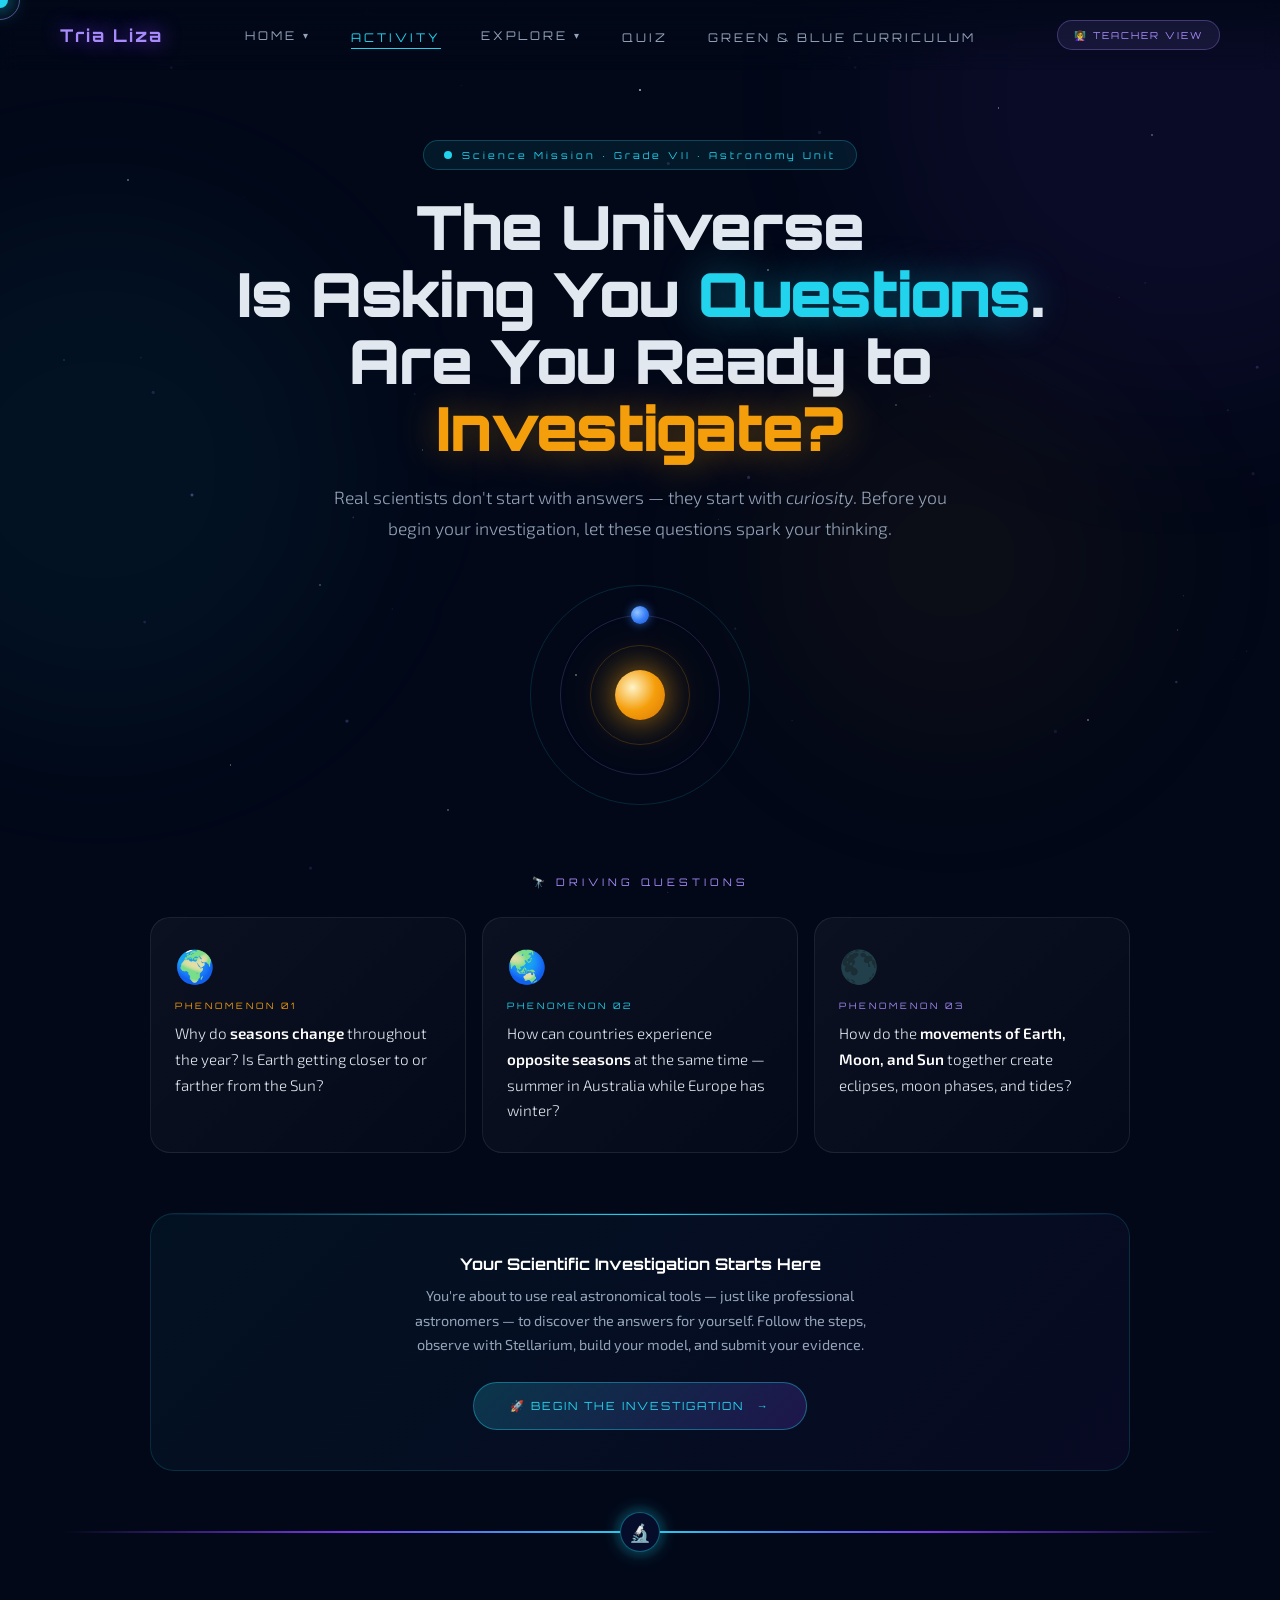
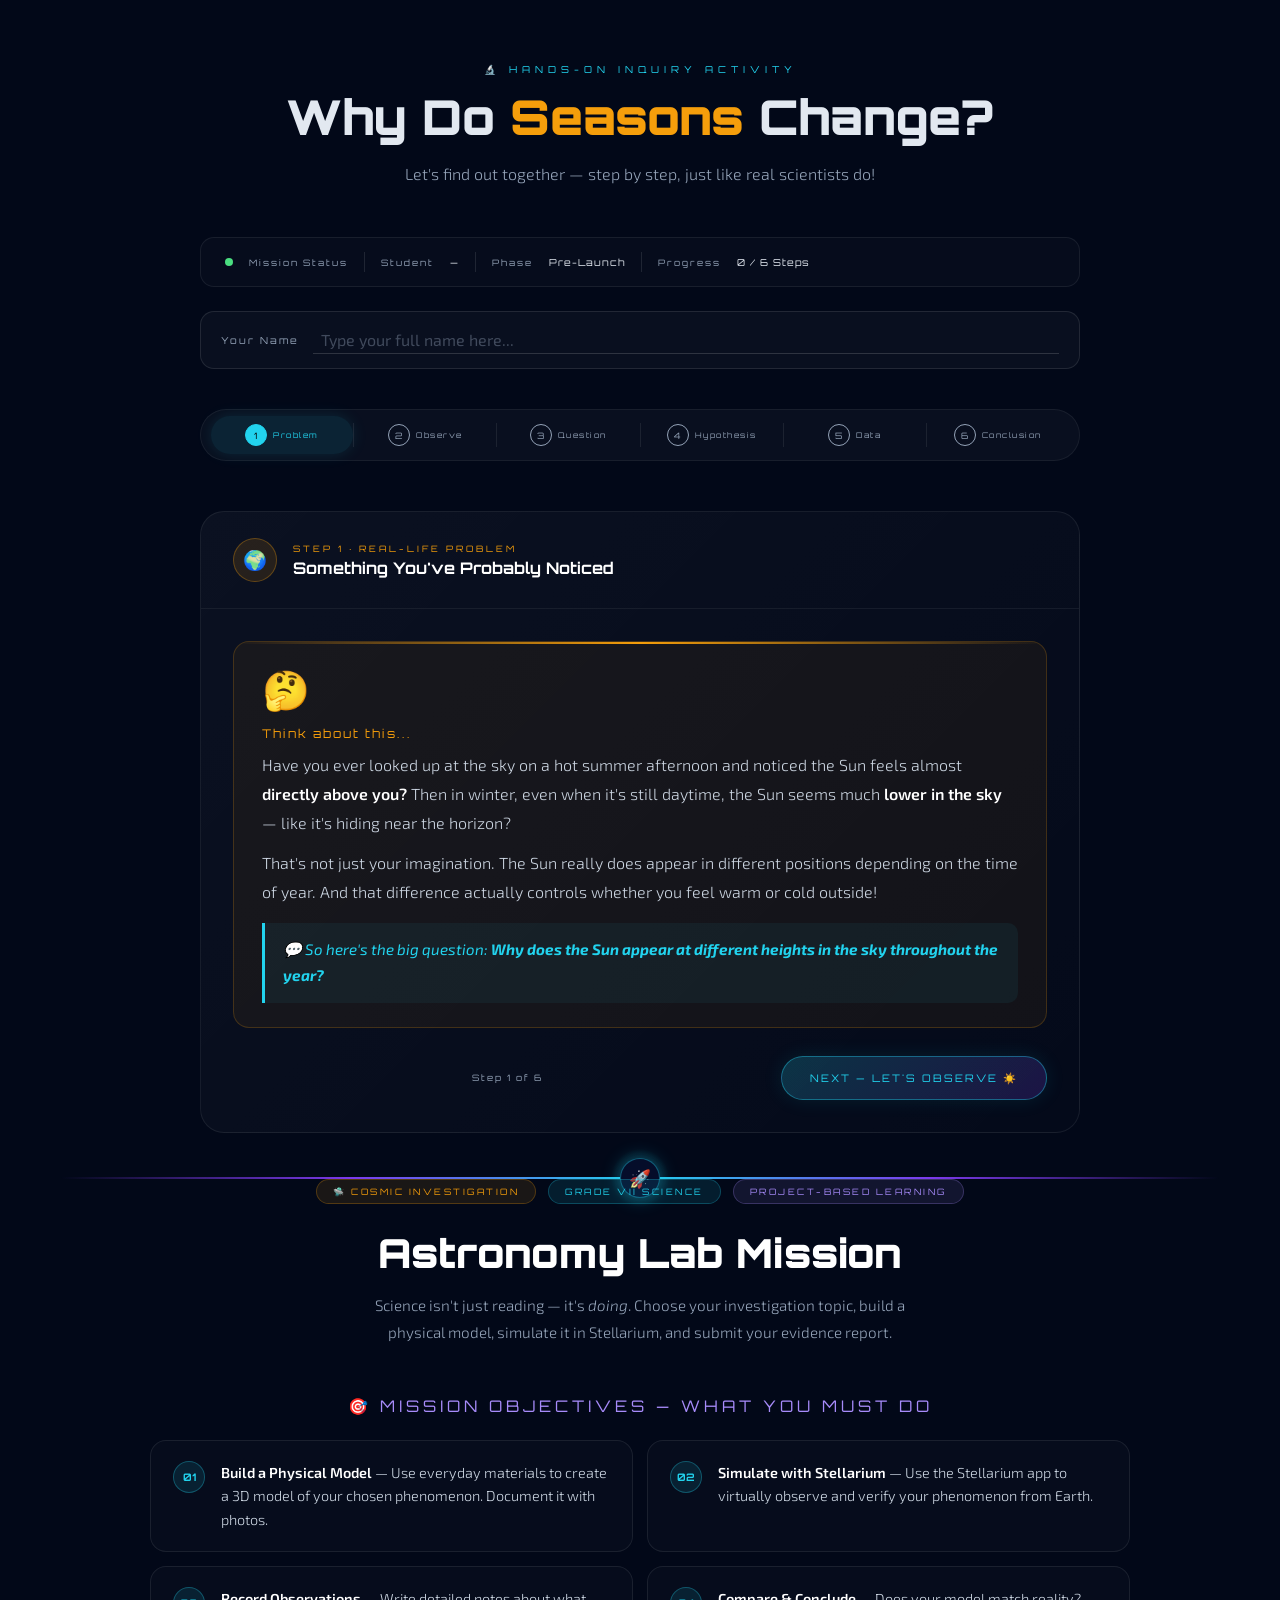
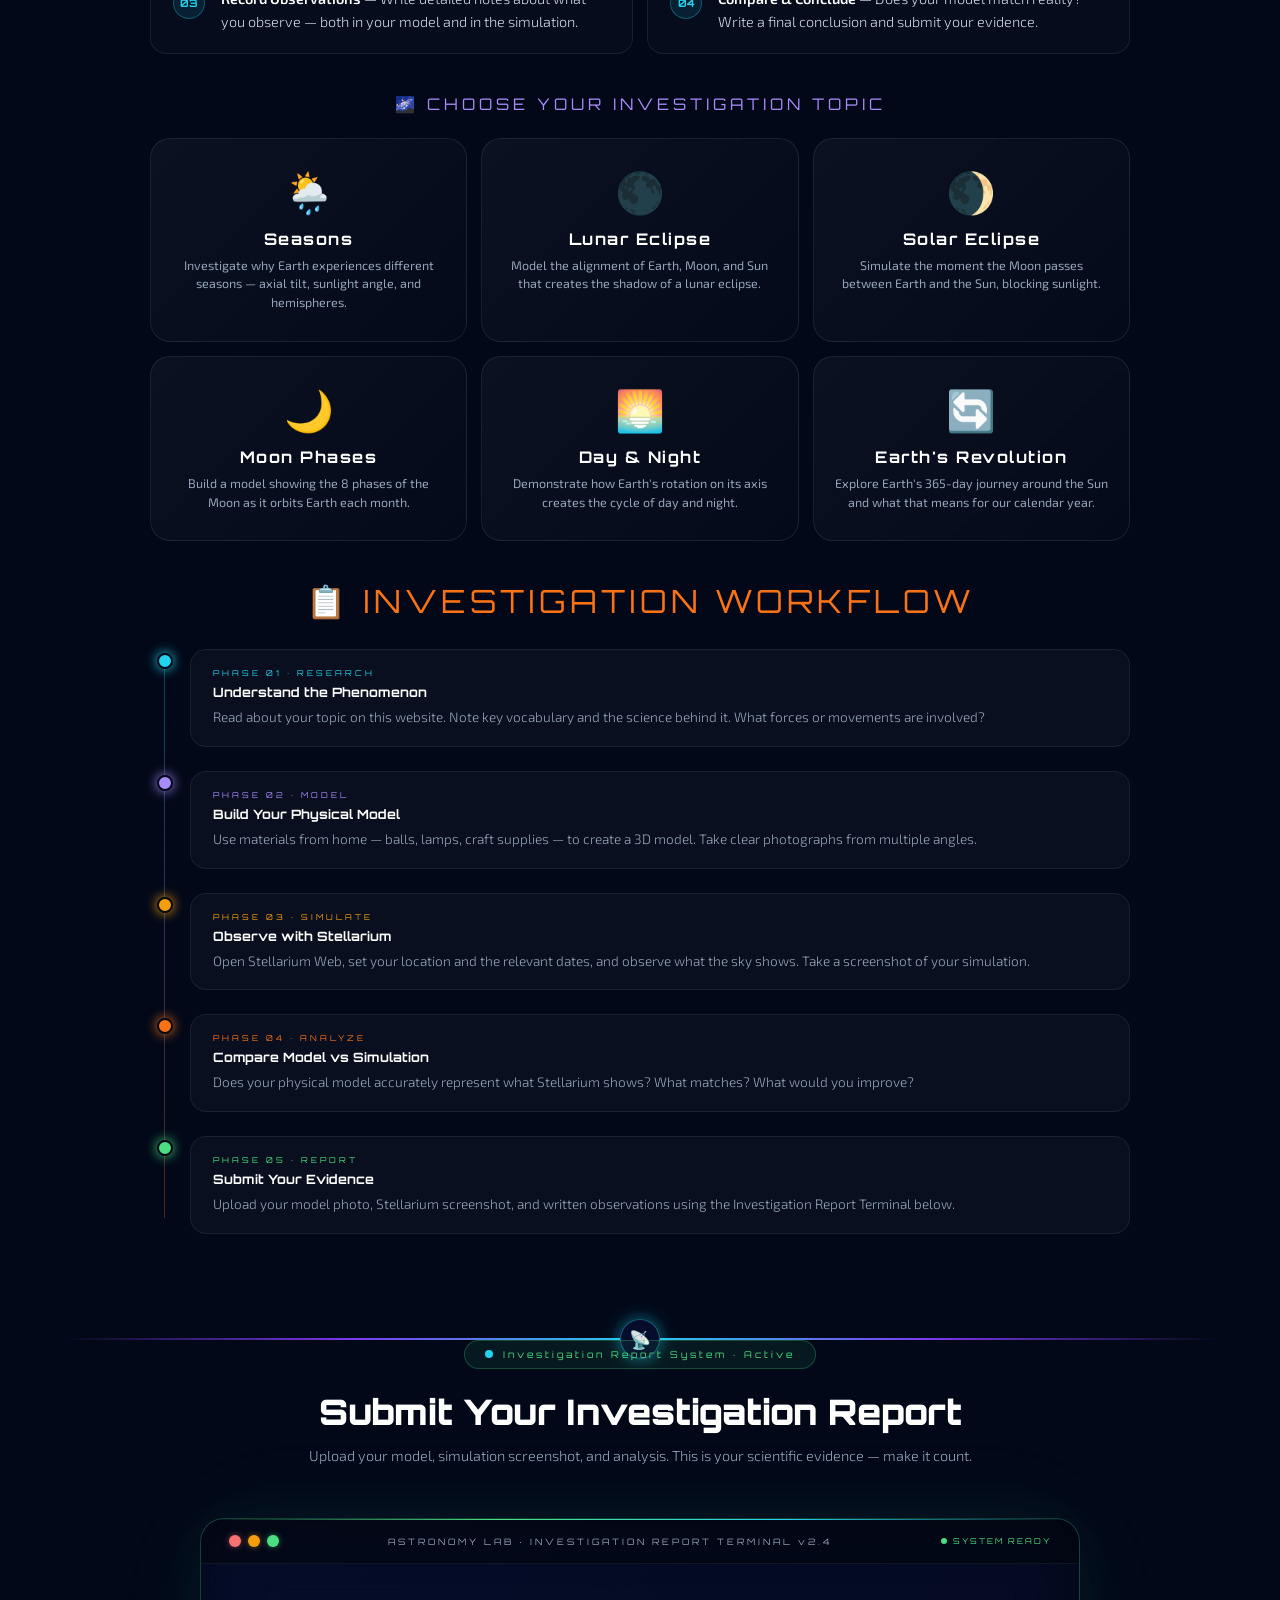
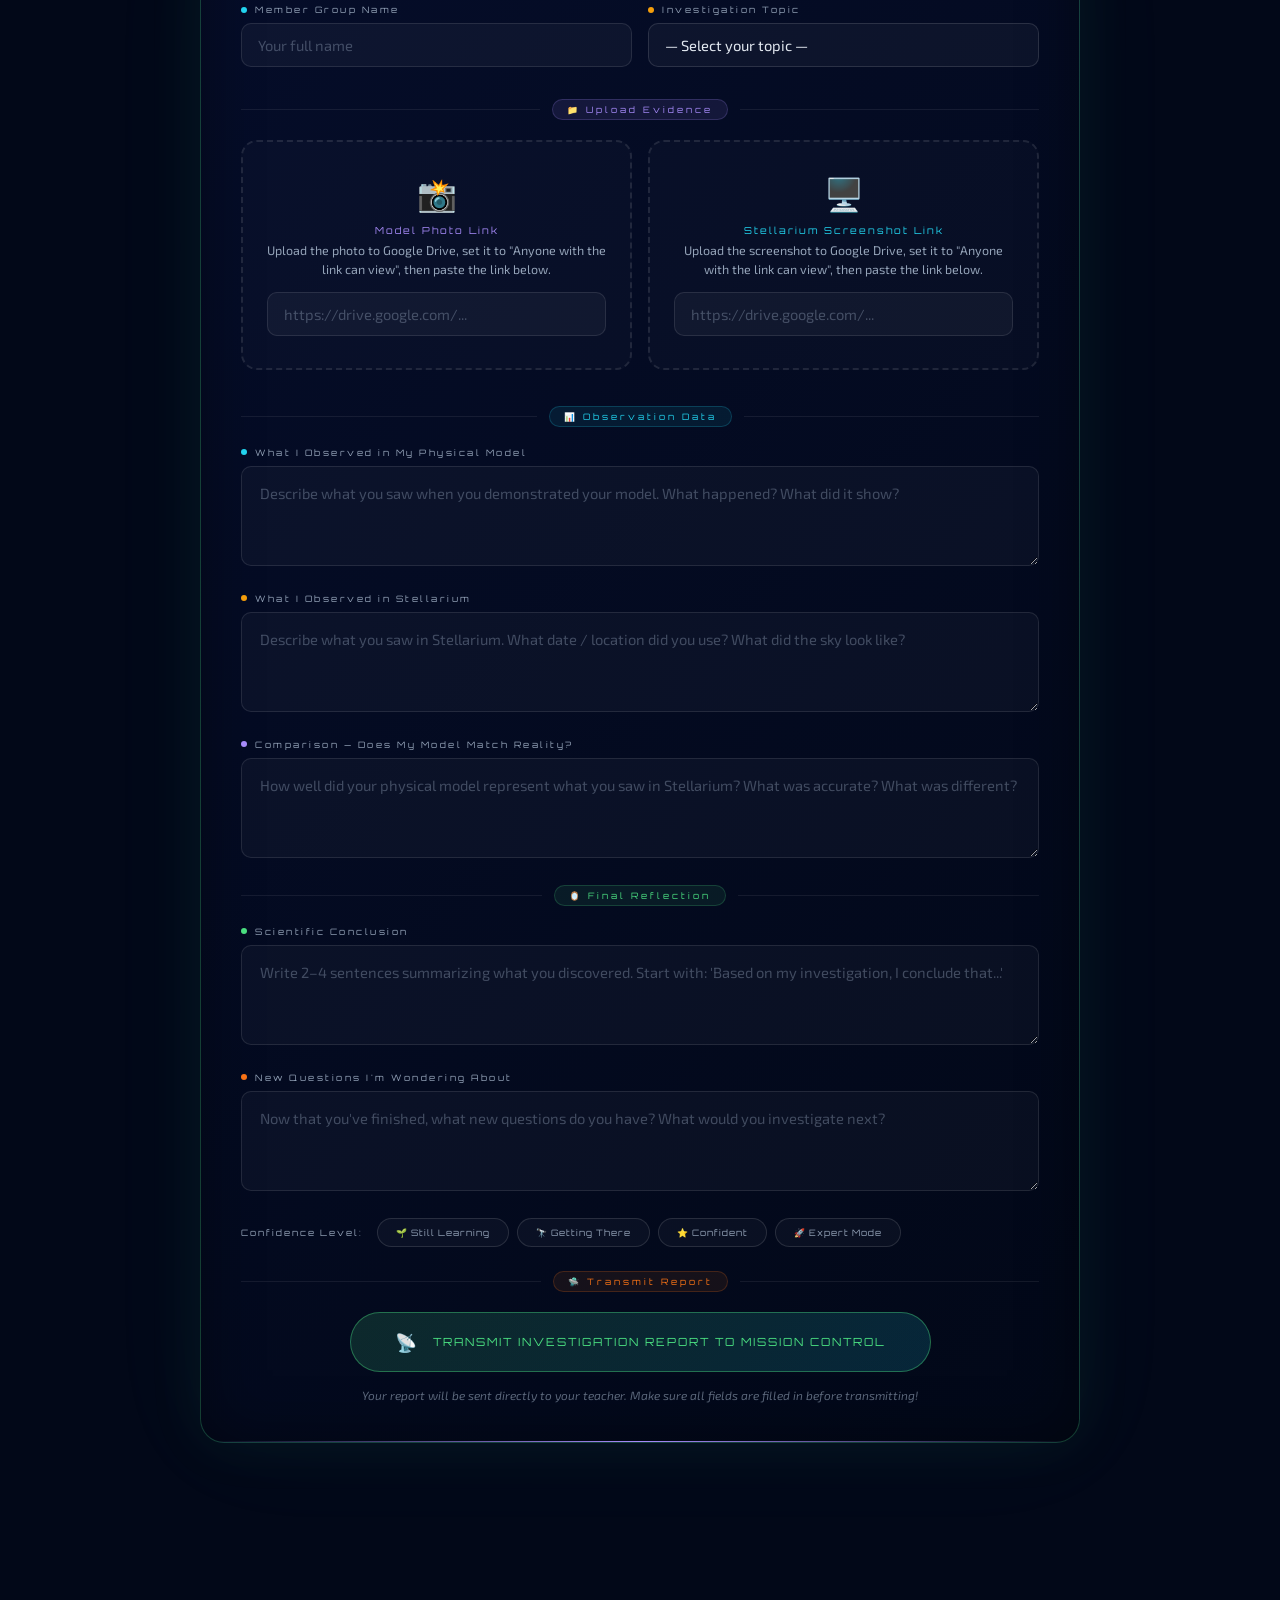
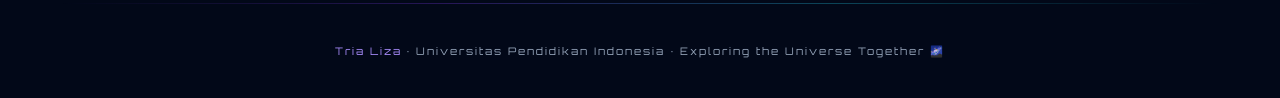
<file: investigation.html>
<!DOCTYPE html>
<html lang="en">
<head>
<meta charset="UTF-8">
<meta name="viewport" content="width=device-width, initial-scale=1.0">
<title>Activity — Why Do Seasons Change? | Tria Liza</title>
<link href="https://fonts.googleapis.com/css2?family=Orbitron:wght@400;700;900&family=Exo+2:ital,wght@0,300;0,400;0,600;1,300&display=swap" rel="stylesheet">
<style>
/* ═══════════════════════════
   ROOT TOKENS
═══════════════════════════ */
:root {
  --space:  #020818;
  --deep:   #050d2a;
  --accent: #7c3aed;
  --glow:   #a78bfa;
  --gold:   #f59e0b;
  --orange: #f97316;
  --cyan:   #22d3ee;
  --green:  #4ade80;
  --pink:   #f472b6;
  --red:    #f87171;
  --text:   #e2e8f0;
  --muted:  #94a3b8;
}
* { margin:0; padding:0; box-sizing:border-box; }
html { scroll-behavior:smooth; }
body {
  background:var(--space); color:var(--text);
  font-family:'Exo 2',sans-serif; overflow-x:hidden; cursor:none;
}

/* ═══════════════════════════
   CURSOR
═══════════════════════════ */
.cursor {
  position:fixed; width:16px; height:16px; background:var(--cyan);
  border-radius:50%; pointer-events:none; z-index:9999;
  transform:translate(-50%,-50%); transition:width .2s,height .2s,background .2s;
  box-shadow:0 0 20px var(--cyan); mix-blend-mode:screen;
}
.cursor-trail {
  position:fixed; width:40px; height:40px; border:1px solid var(--glow);
  border-radius:50%; pointer-events:none; z-index:9998;
  transform:translate(-50%,-50%); transition:all .1s ease; opacity:.5;
}

/* ═══════════════════════════
   ANIMATED STARS + PARTICLES
═══════════════════════════ */
.stars-bg {
  position:fixed; top:0; left:0; width:100%; height:100%;
  pointer-events:none; z-index:0;
  background:
    radial-gradient(1px 1px at 10% 20%,white,transparent),
    radial-gradient(1px 1px at 25% 65%,rgba(255,255,255,.7),transparent),
    radial-gradient(1.5px 1.5px at 50% 10%,white,transparent),
    radial-gradient(1px 1px at 70% 45%,rgba(255,255,255,.6),transparent),
    radial-gradient(1px 1px at 85% 80%,white,transparent),
    radial-gradient(1px 1px at 35% 90%,rgba(255,255,255,.8),transparent),
    radial-gradient(1px 1px at 60% 30%,white,transparent),
    radial-gradient(2px 2px at 15% 55%,rgba(167,139,250,.6),transparent),
    radial-gradient(1px 1px at 90% 15%,rgba(255,255,255,.9),transparent),
    radial-gradient(1px 1px at 45% 75%,white,transparent),
    radial-gradient(1px 1px at 5% 40%,rgba(34,211,238,.5),transparent),
    radial-gradient(1px 1px at 78% 12%,rgba(255,255,255,.7),transparent),
    radial-gradient(1px 1px at 33% 50%,rgba(255,255,255,.4),transparent),
    radial-gradient(1px 1px at 92% 70%,rgba(167,139,250,.5),transparent),
    radial-gradient(1px 1px at 18% 85%,rgba(255,255,255,.6),transparent);
}

/* Twinkling stars layer */
.stars-twinkle {
  position:fixed; top:0; left:0; width:100%; height:100%;
  pointer-events:none; z-index:0; animation:twinkle 6s ease-in-out infinite alternate;
}
@keyframes twinkle {
  0%   { opacity:.4; }
  50%  { opacity:.8; }
  100% { opacity:.3; }
}

/* Floating particles */
.particles-canvas {
  position:fixed; top:0; left:0; width:100%; height:100%;
  pointer-events:none; z-index:0; opacity:.35;
}

.nebula { position:fixed; border-radius:50%; filter:blur(80px); pointer-events:none; z-index:0; }
.nebula-1 { width:600px;height:600px;background:rgba(124,58,237,.07);top:-200px;right:-200px;animation:nebulaPulse 12s ease-in-out infinite alternate; }
.nebula-2 { width:500px;height:500px;background:rgba(34,211,238,.05);bottom:20%;left:-150px;animation:nebulaPulse 15s ease-in-out infinite alternate-reverse; }
.nebula-3 { width:400px;height:400px;background:rgba(245,158,11,.04);top:40%;right:10%;animation:nebulaPulse 18s ease-in-out infinite alternate; }
@keyframes nebulaPulse { from{transform:scale(1);} to{transform:scale(1.12);} }

/* ═══════════════════════════
   NAV
═══════════════════════════ */
nav {
  position:fixed; top:0; left:0; right:0; z-index:100;
  padding:20px 60px; display:flex; justify-content:space-between; align-items:center;
  background:linear-gradient(to bottom,rgba(2,8,24,.9),transparent); backdrop-filter:blur(10px);
}
.nav-logo {
  font-family:'Orbitron',sans-serif; font-size:1.1rem; font-weight:700;
  letter-spacing:2px; color:var(--glow); text-shadow:0 0 20px var(--accent); text-decoration:none;
}
.nav-links { display:flex; gap:40px; list-style:none; align-items:center; }
.nav-links a {
  font-family:'Orbitron',sans-serif; font-size:.75rem; letter-spacing:3px;
  text-transform:uppercase; color:var(--muted); text-decoration:none; transition:color .3s; position:relative;
}
.nav-links a::after { content:''; position:absolute; bottom:-4px; left:0; width:0; height:1px; background:var(--cyan); transition:width .3s; }
.nav-links a:hover, .nav-links a.nav-active { color:var(--cyan); }
.nav-links a:hover::after, .nav-links a.nav-active::after { width:100%; }
.has-dropdown { position:relative; }
.has-dropdown>a { display:flex; align-items:center; gap:6px; }
.arrow { font-size:.65rem; transition:transform .3s; }
.has-dropdown.open .arrow { transform:rotate(180deg); }
.dropdown {
  display:none; flex-direction:column; position:absolute; top:calc(100% + 14px); left:50%;
  transform:translateX(-50%); background:rgba(5,13,42,.97); border:1px solid rgba(167,139,250,.2);
  border-radius:14px; padding:10px 0; list-style:none; min-width:180px;
  backdrop-filter:blur(16px); box-shadow:0 8px 40px rgba(124,58,237,.25); z-index:200;
}
.has-dropdown.open .dropdown { display:flex; }
.dropdown li a { display:flex; align-items:center; gap:10px; padding:10px 20px; font-family:'Orbitron',sans-serif; font-size:.68rem; letter-spacing:1.5px; color:var(--muted); text-decoration:none; transition:color .2s,background .2s; white-space:nowrap; }
.dropdown li a::after { display:none; }
.dropdown li a:hover { color:var(--cyan); background:rgba(34,211,238,.07); }
.btn-teacher-nav {
  font-family:'Orbitron',sans-serif; font-size:.6rem; letter-spacing:2px;
  padding:8px 16px; border-radius:100px;
  background:rgba(167,139,250,.1); border:1px solid rgba(167,139,250,.3);
  color:var(--glow); cursor:pointer; transition:all .3s; text-transform:uppercase;
}
.btn-teacher-nav:hover { background:rgba(167,139,250,.25); color:white; }

/* ═══════════════════════════
   GLOWING SECTION DIVIDER
═══════════════════════════ */
.section-divider {
  position:relative; height:2px; margin:80px 0;
  background:linear-gradient(90deg,transparent,var(--accent),var(--cyan),var(--accent),transparent);
  overflow:visible;
}
.section-divider::before {
  content:''; position:absolute; top:50%; left:50%; transform:translate(-50%,-50%);
  width:60px; height:60px; background:radial-gradient(circle,rgba(34,211,238,.3),transparent 70%);
  border-radius:50%; animation:dividerPulse 3s ease-in-out infinite;
}
.section-divider-icon {
  position:absolute; top:50%; left:50%; transform:translate(-50%,-50%);
  width:40px; height:40px; background:var(--deep); border:1px solid rgba(34,211,238,.4);
  border-radius:50%; display:flex; align-items:center; justify-content:center; font-size:1.1rem;
  box-shadow:0 0 20px rgba(34,211,238,.3);
}
@keyframes dividerPulse { 0%,100%{transform:translate(-50%,-50%) scale(1);opacity:.5;} 50%{transform:translate(-50%,-50%) scale(1.4);opacity:1;} }

/* ═══════════════════════════
   PAGE WRAP
═══════════════════════════ */
.page-wrap {
  position:relative; z-index:1; padding:130px 60px 20px; max-width:1000px; margin:0 auto;
}

/* ═══════════════════════════
   PAGE HEADER
═══════════════════════════ */
.page-header { text-align:center; margin-bottom:50px; }
.page-tag { font-family:'Orbitron',sans-serif; font-size:.6rem; letter-spacing:5px; color:var(--cyan); text-transform:uppercase; margin-bottom:14px; display:block; }
.page-title { font-family:'Orbitron',sans-serif; font-size:clamp(1.8rem,4vw,3rem); font-weight:900; line-height:1.15; margin-bottom:16px; }
.page-title span { color:var(--gold); }
.page-intro { font-size:1rem; color:var(--muted); font-weight:300; line-height:1.7; max-width:600px; margin:0 auto 28px; }

/* ═══════════════════════════
   STUDENT NAME INPUT
═══════════════════════════ */
.name-bar {
  display:flex; align-items:center; gap:14px;
  background:rgba(255,255,255,.03); border:1px solid rgba(255,255,255,.1);
  border-radius:14px; padding:14px 20px; margin-bottom:40px;
}
.name-bar label { font-family:'Orbitron',sans-serif; font-size:.6rem; letter-spacing:2px; color:var(--muted); white-space:nowrap; }
.name-bar input {
  flex:1; background:transparent; border:none; border-bottom:1px solid rgba(255,255,255,.15);
  color:var(--text); font-family:'Exo 2',sans-serif; font-size:1rem; padding:4px 8px; transition:border-color .3s;
}
.name-bar input:focus { outline:none; border-color:var(--cyan); }
.name-bar input::placeholder { color:rgba(148,163,184,.4); }

/* ═══════════════════════════
   PROGRESS BAR
═══════════════════════════ */
.progress-wrap {
  display:flex; align-items:center; gap:0; margin-bottom:50px;
  background:rgba(255,255,255,.03); border:1px solid rgba(255,255,255,.06);
  border-radius:100px; padding:6px 10px;
}
.progress-step {
  flex:1; display:flex; align-items:center; justify-content:center; gap:6px;
  padding:8px 4px; border-radius:100px; font-family:'Orbitron',sans-serif;
  font-size:.48rem; letter-spacing:1.5px; color:var(--muted); transition:all .4s; cursor:default; white-space:nowrap;
}
.progress-step.active { background:rgba(34,211,238,.1); color:var(--cyan); box-shadow:0 0 16px rgba(34,211,238,.12); }
.progress-step.done { color:var(--green); }
.step-num { width:22px; height:22px; border-radius:50%; border:1px solid currentColor; display:flex; align-items:center; justify-content:center; font-size:.55rem; flex-shrink:0; }
.progress-step.done .step-num { background:var(--green); border-color:var(--green); color:#000; font-size:.6rem; }
.progress-step.active .step-num { background:var(--cyan); border-color:var(--cyan); color:#000; }
.progress-line { width:1px; height:24px; background:rgba(255,255,255,.08); flex-shrink:0; }

/* ═══════════════════════════
   STEP CARDS
═══════════════════════════ */
.step-card {
  display:none; border-radius:24px; overflow:hidden;
  border:1px solid rgba(255,255,255,.07);
  background:linear-gradient(135deg,rgba(255,255,255,.04),rgba(255,255,255,.01));
  margin-bottom:24px; animation:slideIn .5s cubic-bezier(.22,1,.36,1) forwards;
}
.step-card.active { display:block; }
@keyframes slideIn { from{opacity:0;transform:translateY(30px) scale(.98);}to{opacity:1;transform:none;} }
.step-header { display:flex; align-items:center; gap:16px; padding:26px 32px; border-bottom:1px solid rgba(255,255,255,.06); }
.step-badge { width:44px; height:44px; border-radius:50%; flex-shrink:0; display:flex; align-items:center; justify-content:center; font-size:1.2rem; border:1px solid rgba(255,255,255,.15); }
.step-titles { flex:1; }
.step-label { font-family:'Orbitron',sans-serif; font-size:.55rem; letter-spacing:3px; text-transform:uppercase; margin-bottom:4px; }
.step-name { font-family:'Orbitron',sans-serif; font-size:1rem; font-weight:700; color:white; }
.step-body { padding:32px; }

.step-s1 .step-badge{background:rgba(245,158,11,.12);border-color:rgba(245,158,11,.3);} .step-s1 .step-label{color:var(--gold);}
.step-s2 .step-badge{background:rgba(124,58,237,.12);border-color:rgba(124,58,237,.3);} .step-s2 .step-label{color:var(--glow);}
.step-s3 .step-badge{background:rgba(34,211,238,.12);border-color:rgba(34,211,238,.3);} .step-s3 .step-label{color:var(--cyan);}
.step-s4 .step-badge{background:rgba(74,222,128,.12);border-color:rgba(74,222,128,.3);} .step-s4 .step-label{color:var(--green);}
.step-s5 .step-badge{background:rgba(244,114,182,.12);border-color:rgba(244,114,182,.3);} .step-s5 .step-label{color:var(--pink);}
.step-s6 .step-badge{background:rgba(249,115,22,.12);border-color:rgba(249,115,22,.3);} .step-s6 .step-label{color:var(--orange);}

/* ═══════════════════════════
   CONTENT BOXES (preserved)
═══════════════════════════ */
.scenario-box {
  background:rgba(245,158,11,.06); border:1px solid rgba(245,158,11,.2);
  border-radius:16px; padding:24px 28px; margin-bottom:24px; position:relative; overflow:hidden;
}
.scenario-box::before { content:''; position:absolute; top:0;left:0;right:0;height:2px; background:linear-gradient(90deg,transparent,var(--gold),transparent); }
.scenario-emoji { font-size:2.4rem; margin-bottom:12px; display:block; }
.scenario-title { font-family:'Orbitron',sans-serif; font-size:.75rem; letter-spacing:2px; color:var(--gold); margin-bottom:10px; }
.scenario-text { font-size:1rem; line-height:1.8; color:#cbd5e1; font-weight:300; }
.scenario-text strong { color:white; font-weight:600; }
.scenario-question { margin-top:16px; padding:14px 18px; background:rgba(34,211,238,.06); border-left:3px solid var(--cyan); border-radius:0 10px 10px 0; font-size:.95rem; color:var(--cyan); font-style:italic; line-height:1.7; }

.stellarium-box { background:rgba(124,58,237,.06); border:1px solid rgba(124,58,237,.2); border-radius:16px; padding:28px; margin-bottom:24px; }
.stellarium-title { font-family:'Orbitron',sans-serif; font-size:.75rem; letter-spacing:2px; color:var(--glow); margin-bottom:16px; }
.stellarium-link { display:inline-flex; align-items:center; gap:10px; padding:12px 24px; background:rgba(124,58,237,.15); border:1px solid rgba(124,58,237,.4); border-radius:100px; color:var(--glow); font-family:'Orbitron',sans-serif; font-size:.65rem; letter-spacing:2px; text-decoration:none; transition:all .3s; margin-bottom:20px; }
.stellarium-link:hover { background:rgba(124,58,237,.3); box-shadow:0 0 20px rgba(124,58,237,.3); color:white; }
.observe-grid { display:grid; grid-template-columns:1fr 1fr; gap:12px; }
.observe-card { padding:18px; border-radius:12px; border:1px solid rgba(255,255,255,.08); background:rgba(255,255,255,.03); text-align:center; }
.observe-date { font-family:'Orbitron',sans-serif; font-size:.65rem; letter-spacing:2px; margin-bottom:6px; }
.observe-summer .observe-date{color:var(--gold);} .observe-winter .observe-date{color:var(--cyan);}
.observe-icon { font-size:2rem; margin-bottom:6px; display:block; }
.observe-desc { font-size:.8rem; color:var(--muted); line-height:1.5; }

.question-box { background:rgba(34,211,238,.05); border:1px solid rgba(34,211,238,.2); border-radius:16px; padding:24px 28px; margin-bottom:24px; }
.question-label { font-family:'Orbitron',sans-serif; font-size:.6rem; letter-spacing:3px; color:var(--cyan); margin-bottom:12px; }
.question-text { font-size:1.05rem; line-height:1.8; color:#e2e8f0; margin-bottom:16px; }

.answer-input {
  width:100%; background:rgba(255,255,255,.04); border:1px solid rgba(255,255,255,.12);
  border-radius:12px; padding:14px 18px; color:var(--text);
  font-family:'Exo 2',sans-serif; font-size:.95rem; resize:vertical; min-height:90px; transition:border-color .3s;
}
.answer-input:focus { outline:none; border-color:rgba(34,211,238,.5); }
.answer-input::placeholder { color:var(--muted); }

.choice-group { display:flex; flex-direction:column; gap:10px; }
.choice-item {
  display:flex; align-items:center; gap:14px; padding:16px 20px; border-radius:14px;
  border:1px solid rgba(255,255,255,.08); cursor:pointer; transition:all .3s;
  background:rgba(255,255,255,.02); font-size:.95rem; color:#cbd5e1; font-weight:300; user-select:none;
}
.choice-item:hover { border-color:rgba(255,255,255,.2); background:rgba(255,255,255,.05); }
.choice-item.selected { border-color:var(--cyan); background:rgba(34,211,238,.08); color:white; box-shadow:0 0 16px rgba(34,211,238,.1); }
.choice-radio { width:20px; height:20px; border-radius:50%; border:2px solid rgba(255,255,255,.25); display:flex; align-items:center; justify-content:center; flex-shrink:0; transition:all .3s; }
.choice-radio::after { content:''; width:8px;height:8px;border-radius:50%;background:#000;display:none; }
.choice-item.selected .choice-radio { border-color:var(--cyan); background:var(--cyan); }
.choice-item.selected .choice-radio::after { display:block; }
.choice-icon { font-size:1.2rem; }

.data-table-wrap { overflow-x:auto; border-radius:16px; border:1px solid rgba(255,255,255,.08); }
table { width:100%; border-collapse:collapse; }
thead tr { background:rgba(255,255,255,.05); }
thead th { padding:14px 20px; font-family:'Orbitron',sans-serif; font-size:.6rem; letter-spacing:2px; color:var(--muted); text-align:left; border-bottom:1px solid rgba(255,255,255,.08); }
tbody tr { border-bottom:1px solid rgba(255,255,255,.05); transition:background .2s; }
tbody tr:last-child { border-bottom:none; }
tbody tr:hover { background:rgba(255,255,255,.02); }
tbody td { padding:6px 20px; font-size:.88rem; }
tbody td:first-child { color:var(--gold); font-family:'Orbitron',sans-serif; font-size:.75rem; letter-spacing:1px; }
.td-input { width:100%; background:transparent; border:none; border-bottom:1px solid rgba(255,255,255,.1); color:var(--text); font-family:'Exo 2',sans-serif; font-size:.9rem; padding:6px 2px; transition:border-color .3s; }
.td-input:focus { outline:none; border-color:var(--cyan); }
.td-input::placeholder { color:rgba(148,163,184,.4); }

.conclusion-text { font-size:1.1rem; line-height:2; color:#e2e8f0; margin-bottom:10px; }
.blank-input { display:inline-block; min-width:200px; border:none; border-bottom:2px solid var(--gold); background:transparent; color:var(--gold); font-family:'Exo 2',sans-serif; font-size:1.1rem; text-align:center; padding:2px 8px; transition:border-color .3s; }
.blank-input:focus { outline:none; border-color:var(--cyan); }
.blank-input::placeholder { color:rgba(245,158,11,.35); }
.conclusion-hint { font-size:.8rem; color:var(--muted); font-style:italic; margin-top:8px; }

.reflection-prompts { display:flex; flex-direction:column; gap:16px; }
.reflection-q { font-family:'Orbitron',sans-serif; font-size:.65rem; letter-spacing:1.5px; color:var(--glow); margin-bottom:8px; }
.reflection-input { width:100%; background:rgba(255,255,255,.03); border:1px solid rgba(255,255,255,.1); border-radius:10px; padding:12px 16px; color:var(--text); font-family:'Exo 2',sans-serif; font-size:.92rem; resize:vertical; min-height:80px; transition:border-color .3s; }
.reflection-input:focus { outline:none; border-color:rgba(167,139,250,.5); }
.reflection-input::placeholder { color:rgba(148,163,184,.4); }

/* ═══════════════════════════
   NAV BUTTONS
═══════════════════════════ */
.nav-buttons { display:flex; justify-content:space-between; align-items:center; margin-top:28px; gap:14px; }
.btn { display:inline-flex; align-items:center; gap:10px; padding:14px 28px; border-radius:100px; border:none; cursor:pointer; font-family:'Orbitron',sans-serif; font-size:.65rem; letter-spacing:2px; text-transform:uppercase; transition:all .3s; }
.btn-prev { background:rgba(255,255,255,.05); border:1px solid rgba(255,255,255,.1); color:var(--muted); }
.btn-prev:hover { background:rgba(255,255,255,.1); color:var(--text); }
.btn-next { background:linear-gradient(135deg,rgba(34,211,238,.2),rgba(124,58,237,.2)); border:1px solid rgba(34,211,238,.4); color:var(--cyan); box-shadow:0 0 20px rgba(34,211,238,.1); }
.btn-next:hover { background:linear-gradient(135deg,rgba(34,211,238,.35),rgba(124,58,237,.35)); box-shadow:0 0 30px rgba(34,211,238,.25); color:white; }
.btn-submit { background:linear-gradient(135deg,rgba(74,222,128,.2),rgba(34,211,238,.2)); border:1px solid rgba(74,222,128,.4); color:var(--green); box-shadow:0 0 20px rgba(74,222,128,.1); }
.btn-submit:hover { background:linear-gradient(135deg,rgba(74,222,128,.35),rgba(34,211,238,.35)); box-shadow:0 0 30px rgba(74,222,128,.25); color:white; }
.btn:disabled { opacity:.35; pointer-events:none; }
.step-counter { font-family:'Orbitron',sans-serif; font-size:.55rem; letter-spacing:2px; color:var(--muted); }

/* ═══════════════════════════
   SUBMITTING OVERLAY
═══════════════════════════ */
.submitting-overlay {
  display:none; position:fixed; inset:0; z-index:500;
  background:rgba(2,8,24,.85); backdrop-filter:blur(8px);
  align-items:center; justify-content:center; flex-direction:column; gap:20px;
}
.submitting-overlay.active { display:flex; }
.spinner { width:50px;height:50px;border:3px solid rgba(34,211,238,.2);border-top-color:var(--cyan);border-radius:50%;animation:spin 1s linear infinite; }
@keyframes spin { to{transform:rotate(360deg);} }
.submitting-text { font-family:'Orbitron',sans-serif; font-size:.7rem; letter-spacing:3px; color:var(--cyan); }

/* ═══════════════════════════
   SUCCESS CARD
═══════════════════════════ */
.success-card { display:none; text-align:center; padding:60px 40px; border-radius:24px; border:1px solid rgba(74,222,128,.25); background:linear-gradient(135deg,rgba(74,222,128,.06),rgba(34,211,238,.04)); animation:slideIn .5s cubic-bezier(.22,1,.36,1) forwards; }
.success-card.active { display:block; }
.success-emoji { font-size:4rem; margin-bottom:20px; display:block; }
.success-title { font-family:'Orbitron',sans-serif; font-size:1.6rem; font-weight:900; color:var(--green); margin-bottom:14px; }
.success-text { font-size:1rem; color:var(--muted); line-height:1.8; max-width:500px; margin:0 auto 30px; }
.success-key { display:inline-block; padding:10px 24px; background:rgba(74,222,128,.12); border:1px solid rgba(74,222,128,.3); border-radius:100px; font-family:'Orbitron',sans-serif; font-size:.7rem; letter-spacing:2px; color:var(--green); margin:6px; }

/* ═══════════════════════════════════════════════
   ★ NEW: INQUIRY INTRO SECTION
═══════════════════════════════════════════════ */
.inquiry-section {
  position:relative; z-index:1;
  padding:140px 60px 60px; max-width:1100px; margin:0 auto;
}
.inquiry-hero {
  text-align:center; margin-bottom:70px;
}
.inquiry-mission-badge {
  display:inline-flex; align-items:center; gap:10px;
  padding:8px 20px; background:rgba(34,211,238,.08); border:1px solid rgba(34,211,238,.25);
  border-radius:100px; font-family:'Orbitron',sans-serif; font-size:.6rem; letter-spacing:3px;
  color:var(--cyan); margin-bottom:24px; animation:badgePulse 3s ease-in-out infinite;
}
@keyframes badgePulse { 0%,100%{box-shadow:0 0 0 0 rgba(34,211,238,.0);} 50%{box-shadow:0 0 0 8px rgba(34,211,238,.07);} }
.inquiry-badge-dot { width:8px; height:8px; background:var(--cyan); border-radius:50%; animation:dotBlink 1.5s ease-in-out infinite; }
@keyframes dotBlink { 0%,100%{opacity:1;} 50%{opacity:.2;} }

.inquiry-title {
  font-family:'Orbitron',sans-serif; font-size:clamp(2rem,5vw,3.8rem); font-weight:900;
  line-height:1.1; margin-bottom:20px; letter-spacing:-1px;
}
.inquiry-title .highlight-cyan { color:var(--cyan); text-shadow:0 0 40px rgba(34,211,238,.4); }
.inquiry-title .highlight-gold { color:var(--gold); text-shadow:0 0 40px rgba(245,158,11,.4); }

.inquiry-subtitle {
  font-size:1.1rem; color:var(--muted); font-weight:300; line-height:1.8; max-width:620px; margin:0 auto 40px;
}

/* Central orbit visual */
.inquiry-orbit-visual {
  position:relative; width:220px; height:220px; margin:0 auto 60px;
}
.orbit-ring {
  position:absolute; border-radius:50%; border:1px solid;
  top:50%; left:50%; transform:translate(-50%,-50%);
}
.orbit-ring-1 { width:220px;height:220px; border-color:rgba(34,211,238,.15); animation:orbitSpin 20s linear infinite; }
.orbit-ring-2 { width:160px;height:160px; border-color:rgba(167,139,250,.2); animation:orbitSpin 14s linear infinite reverse; }
.orbit-ring-3 { width:100px;height:100px; border-color:rgba(245,158,11,.2); animation:orbitSpin 9s linear infinite; }
@keyframes orbitSpin { to{transform:translate(-50%,-50%) rotate(360deg);} }
.orbit-sun {
  position:absolute; width:50px; height:50px; border-radius:50%;
  background:radial-gradient(circle at 35% 35%,#fef3c7,#f59e0b,#d97706);
  top:50%; left:50%; transform:translate(-50%,-50%);
  box-shadow:0 0 30px rgba(245,158,11,.6), 0 0 60px rgba(245,158,11,.3);
  animation:sunGlow 3s ease-in-out infinite alternate;
}
@keyframes sunGlow { from{box-shadow:0 0 25px rgba(245,158,11,.6),0 0 50px rgba(245,158,11,.25);} to{box-shadow:0 0 40px rgba(245,158,11,.9),0 0 80px rgba(245,158,11,.4);} }
.orbit-earth {
  position:absolute; width:18px; height:18px; border-radius:50%;
  background:radial-gradient(circle at 35% 35%,#93c5fd,#3b82f6,#1d4ed8);
  top:50%; left:50%; transform-origin:0 0;
  box-shadow:0 0 10px rgba(59,130,246,.7);
  animation:earthOrbit 12s linear infinite;
}
@keyframes earthOrbit {
  from{transform:translate(calc(-50% + 80px),-50%) rotate(0deg) translate(-80px);}
  to{transform:translate(calc(-50% + 80px),-50%) rotate(360deg) translate(-80px);}
}
/* simpler way */
.earth-wrapper {
  position:absolute; width:160px; height:160px;
  top:50%; left:50%; transform:translate(-50%,-50%);
  animation:earthOrbitW 12s linear infinite;
}
.earth-dot {
  position:absolute; width:18px; height:18px; border-radius:50%;
  background:radial-gradient(circle at 35% 35%,#93c5fd,#3b82f6,#1d4ed8);
  top:-9px; left:50%; margin-left:-9px;
  box-shadow:0 0 10px rgba(59,130,246,.7);
}
@keyframes earthOrbitW { to{transform:translate(-50%,-50%) rotate(360deg);} }

/* Driving questions grid */
.driving-questions-title {
  font-family:'Orbitron',sans-serif; font-size:.65rem; letter-spacing:4px;
  color:var(--glow); text-align:center; margin-bottom:28px; text-transform:uppercase;
}
.driving-questions-grid {
  display:grid; grid-template-columns:1fr 1fr 1fr; gap:16px; margin-bottom:60px;
}
.dq-card {
  position:relative; overflow:hidden;
  padding:28px 24px; border-radius:20px;
  border:1px solid rgba(255,255,255,.08);
  background:linear-gradient(135deg,rgba(255,255,255,.04),rgba(255,255,255,.01));
  cursor:default; transition:all .4s;
  animation:fadeUp .7s cubic-bezier(.22,1,.36,1) both;
}
.dq-card:nth-child(1){animation-delay:.1s;} .dq-card:nth-child(2){animation-delay:.2s;} .dq-card:nth-child(3){animation-delay:.3s;}
@keyframes fadeUp { from{opacity:0;transform:translateY(20px);} to{opacity:1;transform:none;} }
.dq-card::before {
  content:''; position:absolute; inset:0; border-radius:20px;
  background:radial-gradient(ellipse at top left, var(--dq-color,rgba(34,211,238,.1)), transparent 70%);
  opacity:0; transition:opacity .4s;
}
.dq-card:hover { border-color:rgba(255,255,255,.18); transform:translateY(-4px); box-shadow:0 20px 60px rgba(0,0,0,.3); }
.dq-card:hover::before { opacity:1; }
.dq-card-1 { --dq-color:rgba(245,158,11,.12); }
.dq-card-2 { --dq-color:rgba(34,211,238,.12); }
.dq-card-3 { --dq-color:rgba(167,139,250,.12); }

.dq-icon { font-size:2rem; margin-bottom:14px; display:block; }
.dq-label { font-family:'Orbitron',sans-serif; font-size:.55rem; letter-spacing:3px; margin-bottom:10px; text-transform:uppercase; }
.dq-card-1 .dq-label{color:var(--gold);} .dq-card-2 .dq-label{color:var(--cyan);} .dq-card-3 .dq-label{color:var(--glow);}
.dq-question { font-size:.95rem; color:#e2e8f0; line-height:1.7; font-weight:300; }
.dq-question strong { color:white; font-weight:600; }

/* Inquiry CTA */
.inquiry-cta {
  text-align:center; padding:40px; border-radius:24px;
  background:linear-gradient(135deg,rgba(34,211,238,.05),rgba(124,58,237,.05));
  border:1px solid rgba(34,211,238,.15); position:relative; overflow:hidden;
}
.inquiry-cta::before {
  content:''; position:absolute; top:0;left:0;right:0;height:1px;
  background:linear-gradient(90deg,transparent,var(--cyan),transparent);
}
.inquiry-cta-title { font-family:'Orbitron',sans-serif; font-size:1rem; font-weight:700; color:white; margin-bottom:10px; }
.inquiry-cta-text { font-size:.9rem; color:var(--muted); line-height:1.7; margin-bottom:24px; max-width:500px; margin-left:auto; margin-right:auto; }
.btn-start-mission {
  display:inline-flex; align-items:center; gap:12px; padding:16px 36px;
  background:linear-gradient(135deg,rgba(34,211,238,.2),rgba(124,58,237,.2));
  border:1px solid rgba(34,211,238,.4); border-radius:100px;
  color:var(--cyan); font-family:'Orbitron',sans-serif; font-size:.7rem; letter-spacing:2px;
  cursor:pointer; transition:all .3s; text-transform:uppercase;
}
.btn-start-mission:hover {
  background:linear-gradient(135deg,rgba(34,211,238,.35),rgba(124,58,237,.35));
  box-shadow:0 0 40px rgba(34,211,238,.25); color:white; transform:translateY(-2px);
}
.btn-start-mission-arrow { transition:transform .3s; }
.btn-start-mission:hover .btn-start-mission-arrow { transform:translateX(4px); }

/* ═══════════════════════════════════════════════
   ★ NEW: MISSION STATUS BAR
═══════════════════════════════════════════════ */
.mission-status-bar {
  display:flex; align-items:center; gap:16px; flex-wrap:wrap;
  padding:14px 24px; border-radius:14px;
  background:rgba(255,255,255,.02); border:1px solid rgba(255,255,255,.07);
  margin-bottom:24px;
}
.msb-dot { width:8px; height:8px; border-radius:50%; background:var(--green); animation:dotBlink 2s ease-in-out infinite; flex-shrink:0; }
.msb-label { font-family:'Orbitron',sans-serif; font-size:.55rem; letter-spacing:2px; color:var(--muted); }
.msb-value { font-family:'Orbitron',sans-serif; font-size:.6rem; letter-spacing:1px; color:var(--text); }
.msb-separator { width:1px; height:20px; background:rgba(255,255,255,.1); flex-shrink:0; }

/* ═══════════════════════════════════════════════
   ★ NEW: PROJECT / INVESTIGATION SECTION
═══════════════════════════════════════════════ */
.project-section {
  position:relative; z-index:1; max-width:1100px; margin:0 auto;
  padding:0 60px 80px;
}
.project-section-header {
  text-align:center; margin-bottom:50px;
}
.project-badge-row { display:flex; align-items:center; justify-content:center; gap:12px; margin-bottom:24px; flex-wrap:wrap; }
.project-badge {
  padding:6px 16px; border-radius:100px; font-family:'Orbitron',sans-serif; font-size:.55rem; letter-spacing:2.5px; text-transform:uppercase;
}
.pb-mission { background:rgba(245,158,11,.1); border:1px solid rgba(245,158,11,.25); color:var(--gold); }
.pb-grade  { background:rgba(34,211,238,.1); border:1px solid rgba(34,211,238,.25); color:var(--cyan); }
.pb-type   { background:rgba(167,139,250,.1); border:1px solid rgba(167,139,250,.25); color:var(--glow); }
.project-title { font-family:'Orbitron',sans-serif; font-size:clamp(1.5rem,3.5vw,2.5rem); font-weight:900; color:white; margin-bottom:14px; }
.project-subtitle { font-size:.95rem; color:var(--muted); font-weight:300; line-height:1.8; max-width:580px; margin:0 auto; }

/* Mission objectives */
.mission-objectives {
  display:grid; grid-template-columns:1fr 1fr; gap:14px; margin-bottom:40px;
}
.mobj-card {
  display:flex; align-items:flex-start; gap:16px; padding:20px 22px;
  border-radius:16px; border:1px solid rgba(255,255,255,.08);
  background:rgba(255,255,255,.02); transition:all .3s;
}
.mobj-card:hover { border-color:rgba(255,255,255,.15); background:rgba(255,255,255,.04); }
.mobj-num {
  width:32px; height:32px; border-radius:50%; flex-shrink:0;
  display:flex; align-items:center; justify-content:center;
  font-family:'Orbitron',sans-serif; font-size:.65rem; font-weight:700;
  background:rgba(34,211,238,.1); border:1px solid rgba(34,211,238,.3); color:var(--cyan);
}
.mobj-text { font-size:.9rem; color:#cbd5e1; line-height:1.6; font-weight:300; }
.mobj-text strong { color:white; font-weight:600; }

/* Investigation topics grid */
.topics-label {
  font-family:'Orbitron',sans-serif; font-size:1 rem; letter-spacing:4px; color:var(--glow);
  text-align:center; margin-bottom:24px; text-transform:uppercase;
}
.topics-grid {
  display:grid; grid-template-columns:repeat(3,1fr); gap:14px; margin-bottom:40px;
}
.topic-card {
  position:relative; overflow:hidden; padding:28px 20px; border-radius:20px; text-align:center;
  border:1px solid rgba(255,255,255,.08); cursor:pointer;
  background:linear-gradient(135deg,rgba(255,255,255,.04),rgba(255,255,255,.01));
  transition:all .4s; animation:fadeUp .6s both;
}
.topic-card:nth-child(1){animation-delay:.05s;} .topic-card:nth-child(2){animation-delay:.1s;} .topic-card:nth-child(3){animation-delay:.15s;}
.topic-card:nth-child(4){animation-delay:.2s;} .topic-card:nth-child(5){animation-delay:.25s;} .topic-card:nth-child(6){animation-delay:.3s;}
.topic-card::after {
  content:''; position:absolute; bottom:0; left:0; right:0; height:2px;
  background:linear-gradient(90deg,transparent,var(--tc-color,var(--cyan)),transparent);
  opacity:0; transition:opacity .4s;
}
.topic-card:hover { transform:translateY(-6px); border-color:rgba(255,255,255,.2); box-shadow:0 20px 50px rgba(0,0,0,.35); }
.topic-card:hover::after { opacity:1; }
.topic-card.selected-topic { border-color:var(--tc-color,var(--cyan)); box-shadow:0 0 30px rgba(34,211,238,.15); }
.topic-card.selected-topic::after { opacity:1; }
/* individual colors */
.tc-seasons   { --tc-color:var(--gold); }
.tc-lunar     { --tc-color:var(--muted); }
.tc-solar     { --tc-color:var(--orange); }
.tc-moon      { --tc-color:var(--pink); }
.tc-daynight  { --tc-color:var(--cyan); }
.tc-revolution{ --tc-color:var(--glow); }

.topic-icon { font-size:2.5rem; margin-bottom:12px; display:block; }
.topic-name { font-family:'Orbitron',sans-serif; font-size:1rem; font-weight:700; letter-spacing:1.5px; color:white; margin-bottom:8px; }
.topic-desc { font-size:.78rem; color:var(--muted); line-height:1.5; }
.topic-selected-badge {
  position:absolute; top:12px; right:12px;
  padding:3px 10px; border-radius:100px; font-family:'Orbitron',sans-serif; font-size:.45rem; letter-spacing:1.5px;
  background:rgba(34,211,238,.12); border:1px solid rgba(34,211,238,.3); color:var(--cyan);
  opacity:0; transition:opacity .3s;
}
.topic-card.selected-topic .topic-selected-badge { opacity:1; }

/* Project steps timeline */
.project-steps-title { font-family:'Orbitron',sans-serif; font-size:2rem; letter-spacing:4px; color:var(--orange); text-align:center; margin-bottom:28px; text-transform:uppercase; }
.project-timeline { position:relative; padding-left:40px; }
.project-timeline::before { content:''; position:absolute; left:14px; top:16px; bottom:16px; width:1px; background:linear-gradient(to bottom,var(--cyan),var(--glow),var(--orange)); opacity:.3; }
.ptl-item {
  position:relative; margin-bottom:24px; display:flex; gap:20px; align-items:flex-start;
  animation:fadeUp .6s both;
}
.ptl-item:nth-child(1){animation-delay:.1s;} .ptl-item:nth-child(2){animation-delay:.2s;} .ptl-item:nth-child(3){animation-delay:.3s;} .ptl-item:nth-child(4){animation-delay:.4s;} .ptl-item:nth-child(5){animation-delay:.5s;}
.ptl-dot {
  position:absolute; left:-33px; width:16px; height:16px; border-radius:50%;
  background:var(--ptl-color,var(--cyan)); flex-shrink:0; margin-top:4px;
  box-shadow:0 0 12px var(--ptl-color,var(--cyan)); border:2px solid var(--space);
}
.ptl-content {
  flex:1; padding:18px 22px; border-radius:16px;
  background:rgba(255,255,255,.03); border:1px solid rgba(255,255,255,.07); transition:all .3s;
}
.ptl-content:hover { background:rgba(255,255,255,.05); border-color:rgba(255,255,255,.14); }
.ptl-step-label { font-family:'Orbitron',sans-serif; font-size:.5rem; letter-spacing:3px; color:var(--ptl-color,var(--cyan)); margin-bottom:6px; text-transform:uppercase; }
.ptl-step-name { font-family:'Orbitron',sans-serif; font-size:.8rem; font-weight:700; color:white; margin-bottom:6px; }
.ptl-step-desc { font-size:.85rem; color:var(--muted); line-height:1.6; font-weight:300; }

/* ═══════════════════════════════════════════════
   ★ NEW: FUTURISTIC SUBMISSION TERMINAL
═══════════════════════════════════════════════ */
.terminal-section {
  position:relative; z-index:1; max-width:1000px; margin:0 auto;
  padding:0 60px 100px;
}

.terminal-header {
  text-align:center; margin-bottom:50px;
}
.terminal-badge {
  display:inline-flex; align-items:center; gap:10px;
  padding:8px 20px; background:rgba(74,222,128,.08); border:1px solid rgba(74,222,128,.25);
  border-radius:100px; font-family:'Orbitron',sans-serif; font-size:.58rem; letter-spacing:3px;
  color:var(--green); margin-bottom:20px;
}
.terminal-title { font-family:'Orbitron',sans-serif; font-size:clamp(1.4rem,3vw,2.2rem); font-weight:900; color:white; margin-bottom:10px; }
.terminal-subtitle { font-size:.9rem; color:var(--muted); font-weight:300; line-height:1.7; }

/* Main terminal frame */
.terminal-frame {
  background:linear-gradient(135deg,rgba(5,13,42,.98),rgba(2,8,24,.99));
  border:1px solid rgba(74,222,128,.25);
  border-radius:24px; overflow:hidden;
  box-shadow:0 0 60px rgba(74,222,128,.07), 0 0 120px rgba(34,211,238,.04), inset 0 0 60px rgba(0,0,0,.4);
  position:relative;
}
.terminal-frame::before {
  content:''; position:absolute; top:0;left:0;right:0;height:1px;
  background:linear-gradient(90deg,transparent,var(--green),var(--cyan),transparent);
}
.terminal-frame::after {
  content:''; position:absolute; bottom:0;left:0;right:0;height:1px;
  background:linear-gradient(90deg,transparent,var(--glow),transparent);
}

/* Terminal title bar */
.terminal-titlebar {
  display:flex; align-items:center; gap:14px; padding:16px 28px;
  background:rgba(0,0,0,.35); border-bottom:1px solid rgba(255,255,255,.06);
}
.terminal-dots { display:flex; gap:7px; }
.terminal-dot { width:12px; height:12px; border-radius:50%; }
.terminal-dot-red  { background:#f87171; box-shadow:0 0 6px rgba(248,113,113,.5); }
.terminal-dot-gold { background:var(--gold); box-shadow:0 0 6px rgba(245,158,11,.5); }
.terminal-dot-green{ background:var(--green); box-shadow:0 0 6px rgba(74,222,128,.5); }
.terminal-titlebar-text { font-family:'Orbitron',sans-serif; font-size:.55rem; letter-spacing:3px; color:var(--muted); flex:1; text-align:center; }
.terminal-status { display:flex; align-items:center; gap:6px; font-family:'Orbitron',sans-serif; font-size:.5rem; letter-spacing:2px; color:var(--green); }
.terminal-status-dot { width:6px; height:6px; border-radius:50%; background:var(--green); animation:dotBlink 1.5s ease-in-out infinite; }

/* Terminal body */
.terminal-body { padding:40px; }

/* Terminal section header */
.tsection-header {
  display:flex; align-items:center; gap:12px; margin-bottom:20px;
}
.tsection-line { flex:1; height:1px; background:rgba(255,255,255,.07); }
.tsection-tag { font-family:'Orbitron',sans-serif; font-size:.55rem; letter-spacing:3px; padding:4px 14px; border-radius:100px; white-space:nowrap; }
.tsection-upload  { background:rgba(167,139,250,.1); border:1px solid rgba(167,139,250,.2); color:var(--glow); }
.tsection-data    { background:rgba(34,211,238,.08); border:1px solid rgba(34,211,238,.2); color:var(--cyan); }
.tsection-reflect { background:rgba(74,222,128,.08); border:1px solid rgba(74,222,128,.2); color:var(--green); }
.tsection-submit  { background:rgba(249,115,22,.08); border:1px solid rgba(249,115,22,.2); color:var(--orange); }

/* Upload zones */
.upload-zones { display:grid; grid-template-columns:1fr 1fr; gap:16px; margin-bottom:36px; }
.upload-zone {
  position:relative; border-radius:16px; border:2px dashed rgba(255,255,255,.1);
  padding:32px 24px; text-align:center; cursor:pointer;
  transition:all .35s; background:rgba(255,255,255,.02);
}
.upload-zone:hover { border-color:var(--uz-color,var(--glow)); background:rgba(255,255,255,.04); box-shadow:0 0 30px rgba(167,139,250,.08); }
.upload-zone.has-file { border-color:var(--uz-color,var(--green)); border-style:solid; background:rgba(74,222,128,.04); }
.upload-zone-1 { --uz-color:var(--glow); }
.upload-zone-2 { --uz-color:var(--cyan); }
.upload-zone input[type=file] { position:absolute; inset:0; opacity:0; cursor:pointer; }
.uz-icon { font-size:2rem; margin-bottom:10px; display:block; transition:transform .3s; }
.upload-zone:hover .uz-icon { transform:scale(1.15); }
.uz-label { font-family:'Orbitron',sans-serif; font-size:.6rem; letter-spacing:2px; margin-bottom:6px; color:var(--uz-color,var(--glow)); }
.uz-hint { font-size:.78rem; color:var(--muted); line-height:1.5; }
.uz-status { font-family:'Orbitron',sans-serif; font-size:.55rem; letter-spacing:2px; color:var(--green); margin-top:8px; display:none; }
.upload-zone.has-file .uz-status { display:block; }
.uz-preview { margin-top:12px; max-width:100%; max-height:100px; border-radius:8px; object-fit:cover; display:none; }
.upload-zone.has-file .uz-preview { display:block; margin:8px auto 0; }

/* Terminal inputs */
.tinput-group { margin-bottom:24px; }
.tinput-label { font-family:'Orbitron',sans-serif; font-size:.55rem; letter-spacing:2.5px; color:var(--muted); margin-bottom:8px; display:flex; align-items:center; gap:8px; }
.tinput-label-dot { width:6px; height:6px; border-radius:50%; background:var(--cyan); flex-shrink:0; }
.tinput-label-dot.gold { background:var(--gold); }
.tinput-label-dot.green { background:var(--green); }
.tinput-label-dot.glow { background:var(--glow); }
.tinput-label-dot.orange { background:var(--orange); }

.terminal-select {
  width:100%; background:rgba(255,255,255,.04); border:1px solid rgba(255,255,255,.12);
  border-radius:10px; padding:12px 16px; color:var(--text);
  font-family:'Exo 2',sans-serif; font-size:.92rem; transition:border-color .3s;
  appearance:none; cursor:pointer;
}
.terminal-select:focus { outline:none; border-color:rgba(34,211,238,.5); }
.terminal-select option { background:var(--deep); }

.terminal-textarea {
  width:100%; background:rgba(255,255,255,.03); border:1px solid rgba(255,255,255,.1);
  border-radius:10px; padding:14px 18px; color:var(--text);
  font-family:'Exo 2',sans-serif; font-size:.92rem; resize:vertical; min-height:100px; transition:border-color .3s;
  line-height:1.7;
}
.terminal-textarea:focus { outline:none; border-color:rgba(34,211,238,.4); }
.terminal-textarea::placeholder { color:rgba(148,163,184,.4); }

/* Data fields grid */
.data-fields-grid { display:grid; grid-template-columns:1fr 1fr; gap:16px; margin-bottom:24px; }
.terminal-input {
  width:100%; background:rgba(255,255,255,.04); border:1px solid rgba(255,255,255,.1);
  border-radius:10px; padding:12px 16px; color:var(--text);
  font-family:'Exo 2',sans-serif; font-size:.92rem; transition:border-color .3s;
}
.terminal-input:focus { outline:none; border-color:rgba(34,211,238,.4); }
.terminal-input::placeholder { color:rgba(148,163,184,.4); }

/* Rating row */
.confidence-row { display:flex; align-items:center; gap:14px; flex-wrap:wrap; margin-bottom:24px; }
.confidence-label { font-family:'Orbitron',sans-serif; font-size:.55rem; letter-spacing:2px; color:var(--muted); }
.conf-pills { display:flex; gap:8px; }
.conf-pill {
  padding:8px 18px; border-radius:100px; border:1px solid rgba(255,255,255,.12);
  background:rgba(255,255,255,.03); color:var(--muted); font-family:'Orbitron',sans-serif;
  font-size:.55rem; letter-spacing:1px; cursor:pointer; transition:all .25s;
}
.conf-pill:hover { border-color:rgba(34,211,238,.4); color:var(--cyan); }
.conf-pill.selected { background:rgba(34,211,238,.12); border-color:var(--cyan); color:var(--cyan); box-shadow:0 0 12px rgba(34,211,238,.15); }

/* Terminal submit button */
.terminal-submit-row { text-align:center; margin-top:10px; }
.btn-terminal-submit {
  display:inline-flex; align-items:center; gap:14px; padding:18px 44px;
  background:linear-gradient(135deg,rgba(74,222,128,.15),rgba(34,211,238,.15));
  border:1px solid rgba(74,222,128,.4); border-radius:100px;
  color:var(--green); font-family:'Orbitron',sans-serif; font-size:.7rem; letter-spacing:2px;
  cursor:pointer; transition:all .35s; text-transform:uppercase; position:relative; overflow:hidden;
}
.btn-terminal-submit::before {
  content:''; position:absolute; top:0; left:-100%; width:100%; height:100%;
  background:linear-gradient(90deg,transparent,rgba(255,255,255,.07),transparent);
  transition:left .5s;
}
.btn-terminal-submit:hover::before { left:100%; }
.btn-terminal-submit:hover {
  background:linear-gradient(135deg,rgba(74,222,128,.3),rgba(34,211,238,.25));
  box-shadow:0 0 40px rgba(74,222,128,.2), 0 0 80px rgba(74,222,128,.08); color:white; transform:translateY(-2px);
}
.btn-terminal-submit .submit-icon { font-size:1.1rem; transition:transform .3s; }
.btn-terminal-submit:hover .submit-icon { transform:rotate(10deg) scale(1.1); }

.terminal-note { margin-top:16px; font-size:.75rem; color:rgba(148,163,184,.6); text-align:center; font-style:italic; }

/* ═══════════════════════════
   TEACHER PANEL (preserved)
═══════════════════════════ */
.modal-overlay {
  display:none; position:fixed; inset:0; z-index:600;
  background:rgba(2,8,24,.92); backdrop-filter:blur(12px);
  align-items:center; justify-content:center;
}
.modal-overlay.active { display:flex; }
.modal-box {
  width:100%; max-width:420px; margin:20px;
  background:rgba(5,13,42,.98); border:1px solid rgba(167,139,250,.3);
  border-radius:24px; padding:40px; text-align:center; position:relative;
  animation:slideIn .4s cubic-bezier(.22,1,.36,1);
}
.modal-close { position:absolute; top:16px;right:20px; background:none;border:none;color:var(--muted);font-size:1.2rem;cursor:pointer;transition:color .2s; }
.modal-close:hover { color:white; }
.modal-icon { font-size:2.5rem; margin-bottom:16px; display:block; }
.modal-title { font-family:'Orbitron',sans-serif; font-size:1rem; font-weight:700; color:var(--glow); margin-bottom:8px; }
.modal-sub { font-size:.85rem; color:var(--muted); margin-bottom:24px; line-height:1.6; }
.modal-input {
  width:100%; background:rgba(255,255,255,.05); border:1px solid rgba(167,139,250,.3);
  border-radius:12px; padding:14px 18px; color:var(--text);
  font-family:'Exo 2',sans-serif; font-size:1rem; margin-bottom:12px; text-align:center;
  letter-spacing:4px; transition:border-color .3s;
}
.modal-input:focus { outline:none; border-color:var(--glow); }
.modal-input::placeholder { letter-spacing:1px; color:rgba(148,163,184,.4); }
.modal-err { font-size:.8rem; color:var(--red); margin-bottom:12px; min-height:20px; }
.btn-login { width:100%; padding:14px; background:linear-gradient(135deg,rgba(167,139,250,.2),rgba(124,58,237,.3)); border:1px solid rgba(167,139,250,.4); border-radius:100px; color:var(--glow); font-family:'Orbitron',sans-serif; font-size:.7rem; letter-spacing:2px; cursor:pointer; transition:all .3s; }
.btn-login:hover { background:linear-gradient(135deg,rgba(167,139,250,.35),rgba(124,58,237,.5)); color:white; box-shadow:0 0 24px rgba(167,139,250,.3); }

.teacher-panel { display:none; }
.teacher-panel.active { display:block; }
.teacher-header { display:flex; align-items:center; justify-content:space-between; flex-wrap:wrap; gap:16px; margin-bottom:40px; }
.teacher-badge { font-family:'Orbitron',sans-serif; font-size:.55rem; letter-spacing:3px; color:var(--glow); background:rgba(167,139,250,.1); border:1px solid rgba(167,139,250,.25); border-radius:100px; padding:4px 14px; margin-bottom:10px; display:inline-block; }
.teacher-title { font-family:'Orbitron',sans-serif; font-size:1.5rem; font-weight:900; color:white; }
.teacher-actions { display:flex; gap:10px; flex-wrap:wrap; }
.btn-refresh { padding:10px 20px; background:rgba(34,211,238,.1); border:1px solid rgba(34,211,238,.3); border-radius:100px; color:var(--cyan); font-family:'Orbitron',sans-serif; font-size:.6rem; letter-spacing:2px; cursor:pointer; transition:all .3s; }
.btn-refresh:hover { background:rgba(34,211,238,.25); }
.btn-logout { padding:10px 20px; background:rgba(248,113,113,.08); border:1px solid rgba(248,113,113,.25); border-radius:100px; color:var(--red); font-family:'Orbitron',sans-serif; font-size:.6rem; letter-spacing:2px; cursor:pointer; transition:all .3s; }
.btn-logout:hover { background:rgba(248,113,113,.2); }

.stats-row { display:grid; grid-template-columns:repeat(auto-fit,minmax(160px,1fr)); gap:14px; margin-bottom:32px; }
.stat-card { background:rgba(255,255,255,.03); border:1px solid rgba(255,255,255,.07); border-radius:16px; padding:20px; text-align:center; }
.stat-num { font-family:'Orbitron',sans-serif; font-size:2rem; font-weight:900; }
.stat-label { font-family:'Orbitron',sans-serif; font-size:.55rem; letter-spacing:2px; color:var(--muted); margin-top:4px; }

.filter-bar { display:flex; gap:12px; margin-bottom:24px; flex-wrap:wrap; }
.filter-input { flex:1; min-width:200px; background:rgba(255,255,255,.04); border:1px solid rgba(255,255,255,.1); border-radius:10px; padding:10px 16px; color:var(--text); font-family:'Exo 2',sans-serif; font-size:.9rem; transition:border-color .3s; }
.filter-input:focus { outline:none; border-color:rgba(34,211,238,.4); }
.filter-input::placeholder { color:var(--muted); }

.student-cards { display:flex; flex-direction:column; gap:20px; }
.student-card { background:linear-gradient(135deg,rgba(255,255,255,.04),rgba(255,255,255,.01)); border:1px solid rgba(255,255,255,.08); border-radius:20px; overflow:hidden; transition:border-color .3s; }
.student-card:hover { border-color:rgba(167,139,250,.25); }
.student-card-header { display:flex; align-items:center; gap:16px; padding:20px 24px; background:rgba(255,255,255,.02); border-bottom:1px solid rgba(255,255,255,.06); cursor:pointer; user-select:none; }
.student-avatar { width:42px; height:42px; border-radius:50%; background:linear-gradient(135deg,var(--accent),var(--cyan)); display:flex; align-items:center; justify-content:center; font-family:'Orbitron',sans-serif; font-size:.75rem; font-weight:700; color:white; flex-shrink:0; }
.student-meta { flex:1; }
.student-name { font-family:'Orbitron',sans-serif; font-size:.8rem; font-weight:700; color:white; }
.student-time { font-size:.75rem; color:var(--muted); margin-top:2px; }
.student-status { display:flex; align-items:center; gap:8px; }
.status-badge { padding:4px 12px; border-radius:100px; font-family:'Orbitron',sans-serif; font-size:.5rem; letter-spacing:1.5px; }
.status-pending { background:rgba(245,158,11,.12); border:1px solid rgba(245,158,11,.3); color:var(--gold); }
.status-reviewed { background:rgba(74,222,128,.12); border:1px solid rgba(74,222,128,.3); color:var(--green); }
.card-toggle { font-size:.8rem; color:var(--muted); transition:transform .3s; }
.student-card.expanded .card-toggle { transform:rotate(180deg); }
.student-card-body { display:none; padding:24px; }
.student-card.expanded .student-card-body { display:block; animation:slideIn .3s ease; }
.answer-section { margin-bottom:20px; }
.answer-section-title { font-family:'Orbitron',sans-serif; font-size:.55rem; letter-spacing:2px; color:var(--muted); margin-bottom:8px; text-transform:uppercase; }
.answer-pill { display:inline-block; background:rgba(255,255,255,.05); border:1px solid rgba(255,255,255,.1); border-radius:8px; padding:8px 14px; font-size:.85rem; color:#cbd5e1; margin-right:8px; margin-bottom:8px; }
.answer-text { font-size:.9rem; color:#cbd5e1; line-height:1.7; background:rgba(255,255,255,.03); border-radius:10px; padding:12px 16px; border:1px solid rgba(255,255,255,.06); }
.answer-hypothesis { display:inline-flex; align-items:center; gap:8px; padding:8px 16px; border-radius:100px; border:1px solid rgba(34,211,238,.3); background:rgba(34,211,238,.07); color:var(--cyan); font-size:.85rem; }
.feedback-divider { height:1px; background:linear-gradient(to right,transparent,rgba(167,139,250,.2),transparent); margin:20px 0; }
.feedback-label { font-family:'Orbitron',sans-serif; font-size:.6rem; letter-spacing:2px; color:var(--glow); margin-bottom:10px; display:flex; align-items:center; gap:8px; }
.feedback-label span { font-size:.85rem; }
.feedback-area { width:100%; background:rgba(167,139,250,.05); border:1px solid rgba(167,139,250,.2); border-radius:12px; padding:14px 16px; color:var(--text); font-family:'Exo 2',sans-serif; font-size:.95rem; resize:vertical; min-height:100px; transition:border-color .3s; }
.feedback-area:focus { outline:none; border-color:rgba(167,139,250,.5); }
.feedback-area::placeholder { color:rgba(148,163,184,.4); }
.feedback-score-row { display:flex; align-items:center; gap:14px; margin-top:12px; flex-wrap:wrap; }
.score-label { font-family:'Orbitron',sans-serif; font-size:.58rem; letter-spacing:2px; color:var(--muted); }
.score-pills { display:flex; gap:6px; flex-wrap:wrap; }
.score-pill { padding:6px 14px; border-radius:100px; border:1px solid rgba(255,255,255,.12); background:rgba(255,255,255,.03); color:var(--muted); font-family:'Orbitron',sans-serif; font-size:.55rem; letter-spacing:1px; cursor:pointer; transition:all .2s; }
.score-pill:hover { border-color:rgba(167,139,250,.4); color:var(--glow); }
.score-pill.selected { background:rgba(167,139,250,.2); border-color:var(--glow); color:var(--glow); box-shadow:0 0 10px rgba(167,139,250,.2); }
.btn-save-feedback { margin-top:14px; padding:10px 22px; background:rgba(167,139,250,.15); border:1px solid rgba(167,139,250,.35); border-radius:100px; color:var(--glow); font-family:'Orbitron',sans-serif; font-size:.6rem; letter-spacing:2px; cursor:pointer; transition:all .3s; }
.btn-save-feedback:hover { background:rgba(167,139,250,.3); color:white; }
.btn-save-feedback.saved { background:rgba(74,222,128,.15); border-color:rgba(74,222,128,.35); color:var(--green); }
.loading-state { text-align:center; padding:60px 20px; color:var(--muted); font-family:'Orbitron',sans-serif; font-size:.65rem; letter-spacing:2px; }
.spinner-sm { width:30px;height:30px;border:2px solid rgba(34,211,238,.2);border-top-color:var(--cyan);border-radius:50%;animation:spin 1s linear infinite;margin:0 auto 16px; }
.empty-state { text-align:center; padding:60px 20px; }
.empty-icon { font-size:3rem; margin-bottom:16px; display:block; }
.empty-text { font-family:'Orbitron',sans-serif; font-size:.65rem; letter-spacing:2px; color:var(--muted); }

/* ═══════════════════════════
   FOOTER
═══════════════════════════ */
.cosmic-divider { height:1px; background:linear-gradient(to right,transparent,var(--accent),var(--cyan),transparent); margin:60px 60px 0; opacity:.3; position:relative; z-index:1; }
footer { position:relative;z-index:1;text-align:center;padding:40px;font-family:'Orbitron',sans-serif;font-size:.65rem;letter-spacing:2px;color:var(--muted); }
footer span { color:var(--glow); }

/* ═══════════════════════════
   SCROLL REVEAL
═══════════════════════════ */
.reveal { opacity:0; transform:translateY(24px); transition:opacity .7s cubic-bezier(.22,1,.36,1), transform .7s cubic-bezier(.22,1,.36,1); }
.reveal.revealed { opacity:1; transform:none; }

/* ═══════════════════════════
   RESPONSIVE
═══════════════════════════ */
@media(max-width:768px){
  nav{padding:16px 24px;} .nav-links{gap:16px;} .nav-links a{font-size:.6rem;letter-spacing:1.5px;}
  .inquiry-section,.project-section,.terminal-section,.page-wrap{padding-left:20px;padding-right:20px;}
  .driving-questions-grid,.topics-grid,.mission-objectives{grid-template-columns:1fr;}
  .observe-grid,.upload-zones,.data-fields-grid{grid-template-columns:1fr;}
  .nav-buttons{flex-direction:column;} .btn{width:100%;justify-content:center;}
  .stats-row{grid-template-columns:1fr 1fr;}
  .inquiry-title{font-size:1.8rem;}
}
/* Investigation Report card accent */
.student-card.report-card {
  border-color: rgba(74,222,128,.15);
}
.student-card.report-card .student-card-header {
  background: rgba(74,222,128,.03);
}
.student-card.report-card:hover {
  border-color: rgba(74,222,128,.3);
}
</style>
</head>
<body>

<div class="cursor" id="cursor"></div>
<div class="cursor-trail" id="cursorTrail"></div>
<div class="stars-bg"></div>
<canvas class="particles-canvas" id="particlesCanvas"></canvas>
<div class="nebula nebula-1"></div>
<div class="nebula nebula-2"></div>
<div class="nebula nebula-3"></div>

<!-- SUBMITTING OVERLAY -->
<div class="submitting-overlay" id="submittingOverlay">
  <div class="spinner"></div>
  <div class="submitting-text">Transmitting to Mission Control...</div>
</div>

<!-- TEACHER LOGIN MODAL -->
<div class="modal-overlay" id="teacherModal">
  <div class="modal-box">
    <button class="modal-close" onclick="closeTeacherModal()">✕</button>
    <span class="modal-icon">🔐</span>
    <div class="modal-title">Teacher Access</div>
    <p class="modal-sub">Enter the teacher password to view student responses and give feedback.</p>
    <input class="modal-input" type="password" id="teacherPassword" placeholder="Enter password" onkeydown="if(event.key==='Enter')loginTeacher()" />
    <div class="modal-err" id="loginErr"></div>
    <button class="btn-login" onclick="loginTeacher()">🚀 Enter Teacher View</button>
  </div>
</div>

<!-- NAV -->
<nav>
  <a class="nav-logo" href="index.html">Tria Liza</a>
  <ul class="nav-links">
    <li class="has-dropdown">
      <a href="#">Home <span class="arrow">▾</span></a>
      <ul class="dropdown">
        <li><a href="index.html#home">Home</a></li>
        <li><a href="index.html#about">About Me</a></li>
        <li><a href="SDGs.html">SDGs</a></li>
      </ul>
    </li>
    <li><a href="investigation.html" class="nav-active">Activity</a></li>
    <li class="has-dropdown">
      <a href="#">Explore <span class="arrow">▾</span></a>
      <ul class="dropdown">
        <li><a href="solarsystem.html">Solar System</a></li>
        <li><a href="sun.html">The Sun</a></li>
        <li><a href="earth&moon.html">Earth & Moon</a></li>
        <li><a href="seasons.html">Seasons</a></li>
      </ul>
    </li>
    <li><a href="Activity.html">Quiz</a></li>
    <li><a href="Green&Blue.html">Green & Blue Curriculum</a></li>
  </ul>
  <button class="btn-teacher-nav" onclick="openTeacherModal()">👩‍🏫 Teacher View</button>
</nav>


<!-- ═══════════════════════════════════════════════════
     ★ NEW SECTION 1 — INQUIRY / CURIOSITY INTRO
═══════════════════════════════════════════════════ -->
<section class="inquiry-section" id="inquirySection">

  <div class="inquiry-hero">
    <div class="inquiry-mission-badge">
      <div class="inquiry-badge-dot"></div>
      Science Mission · Grade VII · Astronomy Unit
    </div>

    <h1 class="inquiry-title">
      The Universe<br>
      Is Asking You <span class="highlight-cyan">Questions</span>.<br>
      Are You Ready to <span class="highlight-gold">Investigate?</span>
    </h1>

    <p class="inquiry-subtitle">
      Real scientists don't start with answers — they start with <em>curiosity</em>. 
      Before you begin your investigation, let these questions spark your thinking.
    </p>

    <!-- Tiny orbit animation -->
    <div class="inquiry-orbit-visual" aria-hidden="true">
      <div class="orbit-ring orbit-ring-1"></div>
      <div class="orbit-ring orbit-ring-2"></div>
      <div class="orbit-ring orbit-ring-3"></div>
      <div class="orbit-sun"></div>
      <div class="earth-wrapper"><div class="earth-dot"></div></div>
    </div>
  </div>

  <!-- Driving Questions -->
  <div class="driving-questions-title reveal">🔭 Driving Questions</div>
  <div class="driving-questions-grid">
    <div class="dq-card dq-card-1 reveal">
      <span class="dq-icon">🌍</span>
      <div class="dq-label">Phenomenon 01</div>
      <p class="dq-question">Why do <strong>seasons change</strong> throughout the year? Is Earth getting closer to or farther from the Sun?</p>
    </div>
    <div class="dq-card dq-card-2 reveal">
      <span class="dq-icon">🌏</span>
      <div class="dq-label">Phenomenon 02</div>
      <p class="dq-question">How can countries experience <strong>opposite seasons</strong> at the same time — summer in Australia while Europe has winter?</p>
    </div>
    <div class="dq-card dq-card-3 reveal">
      <span class="dq-icon">🌑</span>
      <div class="dq-label">Phenomenon 03</div>
      <p class="dq-question">How do the <strong>movements of Earth, Moon, and Sun</strong> together create eclipses, moon phases, and tides?</p>
    </div>
  </div>

  <!-- CTA to begin -->
  <div class="inquiry-cta reveal">
    <div class="inquiry-cta-title">Your Scientific Investigation Starts Here</div>
    <p class="inquiry-cta-text">You're about to use real astronomical tools — just like professional astronomers — to discover the answers for yourself. Follow the steps, observe with Stellarium, build your model, and submit your evidence.</p>
    <button class="btn-start-mission" onclick="scrollToActivity()">
      🚀 Begin the Investigation <span class="btn-start-mission-arrow">→</span>
    </button>
  </div>

</section>

<!-- Divider -->
<div class="section-divider" style="margin:0 60px;">
  <div class="section-divider-icon">🔬</div>
</div>


<!-- ═══════════════════════════════
     ORIGINAL STUDENT ACTIVITY
═══════════════════════════════ -->
<div class="page-wrap" id="studentView">

  <div class="page-header">
    <span class="page-tag">🔬 Hands-On Inquiry Activity</span>
    <h1 class="page-title">Why Do <span>Seasons</span> Change?</h1>
    <p class="page-intro">Let's find out together — step by step, just like real scientists do!</p>
  </div>

  <!-- Mission status bar (NEW) -->
  <div class="mission-status-bar" id="missionStatusBar">
    <div class="msb-dot"></div>
    <span class="msb-label">Mission Status</span>
    <div class="msb-separator"></div>
    <span class="msb-label">Student</span>
    <span class="msb-value" id="msbStudentName">—</span>
    <div class="msb-separator"></div>
    <span class="msb-label">Phase</span>
    <span class="msb-value" id="msbPhase">Pre-Launch</span>
    <div class="msb-separator"></div>
    <span class="msb-label">Progress</span>
    <span class="msb-value" id="msbProgress">0 / 6 Steps</span>
  </div>

  <!-- Student name -->
  <div class="name-bar">
    <label>Your Name</label>
    <input type="text" id="studentName" placeholder="Type your full name here..." oninput="updateMissionStatus()" />
  </div>

  <!-- Progress Bar -->
  <div class="progress-wrap" id="progressBar">
    <div class="progress-step active" data-step="1"><div class="step-num">1</div><span>Problem</span></div>
    <div class="progress-line"></div>
    <div class="progress-step" data-step="2"><div class="step-num">2</div><span>Observe</span></div>
    <div class="progress-line"></div>
    <div class="progress-step" data-step="3"><div class="step-num">3</div><span>Question</span></div>
    <div class="progress-line"></div>
    <div class="progress-step" data-step="4"><div class="step-num">4</div><span>Hypothesis</span></div>
    <div class="progress-line"></div>
    <div class="progress-step" data-step="5"><div class="step-num">5</div><span>Data</span></div>
    <div class="progress-line"></div>
    <div class="progress-step" data-step="6"><div class="step-num">6</div><span>Conclusion</span></div>
  </div>

  <!-- STEP 1 -->
  <div class="step-card step-s1 active" data-step="1" id="activityArea">
    <div class="step-header">
      <div class="step-badge">🌍</div>
      <div class="step-titles">
        <div class="step-label">Step 1 · Real-Life Problem</div>
        <div class="step-name">Something You've Probably Noticed</div>
      </div>
    </div>
    <div class="step-body">
      <div class="scenario-box">
        <span class="scenario-emoji">🤔</span>
        <div class="scenario-title">Think about this...</div>
        <p class="scenario-text">Have you ever looked up at the sky on a hot summer afternoon and noticed the Sun feels almost <strong>directly above you?</strong> Then in winter, even when it's still daytime, the Sun seems much <strong>lower in the sky</strong> — like it's hiding near the horizon?</p>
        <p class="scenario-text" style="margin-top:12px;">That's not just your imagination. The Sun really does appear in different positions depending on the time of year. And that difference actually controls whether you feel warm or cold outside!</p>
        <div class="scenario-question">💬 So here's the big question: <strong>Why does the Sun appear at different heights in the sky throughout the year?</strong></div>
      </div>
      <div class="nav-buttons">
        <div></div>
        <span class="step-counter">Step 1 of 6</span>
        <button class="btn btn-next" onclick="nextStep()">Next — Let's Observe ☀️</button>
      </div>
    </div>
  </div>

  <!-- STEP 2 -->
  <div class="step-card step-s2" data-step="2">
    <div class="step-header">
      <div class="step-badge">🔭</div>
      <div class="step-titles">
        <div class="step-label">Step 2 · Observe</div>
        <div class="step-name">Use Stellarium to Watch the Sky</div>
      </div>
    </div>
    <div class="step-body">
      <p style="font-size:.95rem;color:var(--muted);line-height:1.8;margin-bottom:22px;">Stellarium is a free app that lets you look at the sky on <em>any date you choose</em> — even dates in the past or future. We're going to use it to compare how the Sun looks on two very important days of the year.</p>
      <div class="stellarium-box">
        <div class="stellarium-title">🌐 Open Stellarium Web</div>
        <a href="https://stellarium-web.org" target="_blank" class="stellarium-link">🚀 Launch Stellarium →</a>
        <p style="font-size:.85rem;color:var(--muted);margin-bottom:18px;line-height:1.7;">Once it's open, follow these steps:<br>① Click <strong style="color:white;">Location</strong> and type your city<br>② Click <strong style="color:white;">Date & Time</strong> and set the date<br>③ Look at where the Sun is — is it high up or low near the edge?</p>
        <div class="observe-grid">
          <div class="observe-card observe-summer"><span class="observe-icon">☀️</span><div class="observe-date">June 21</div><div class="observe-desc">The longest day of the year. Notice how high the Sun gets!</div></div>
          <div class="observe-card observe-winter"><span class="observe-icon">❄️</span><div class="observe-date">December 21</div><div class="observe-desc">The shortest day. Watch where the Sun sits compared to June.</div></div>
        </div>
      </div>
      <div class="nav-buttons">
        <button class="btn btn-prev" onclick="prevStep()">← Back</button>
        <span class="step-counter">Step 2 of 6</span>
        <button class="btn btn-next" onclick="nextStep()">I've Observed It! →</button>
      </div>
    </div>
  </div>

  <!-- STEP 3 -->
  <div class="step-card step-s3" data-step="3">
    <div class="step-header">
      <div class="step-badge">❓</div>
      <div class="step-titles">
        <div class="step-label">Step 3 · Question</div>
        <div class="step-name">What Did You Actually See?</div>
      </div>
    </div>
    <div class="step-body">
      <p style="font-size:.95rem;color:var(--muted);line-height:1.8;margin-bottom:22px;">Good scientists don't just look — they write down what they see. Now it's your turn!</p>
      <div class="question-box">
        <div class="question-label">Your Observation</div>
        <div class="question-text">What difference did you notice in the Sun's position between June 21 and December 21? Describe it in your own words — there's no wrong answer here!</div>
        <textarea class="answer-input" id="q-observation" placeholder="For example: On June 21 the Sun was really high up, almost above my head. But on December 21 it stayed low near the horizon all day..."></textarea>
      </div>
      <div class="nav-buttons">
        <button class="btn btn-prev" onclick="prevStep()">← Back</button>
        <span class="step-counter">Step 3 of 6</span>
        <button class="btn btn-next" onclick="nextStep()">Next Step →</button>
      </div>
    </div>
  </div>

  <!-- STEP 4 -->
  <div class="step-card step-s4" data-step="4">
    <div class="step-header">
      <div class="step-badge">💡</div>
      <div class="step-titles">
        <div class="step-label">Step 4 · Hypothesis</div>
        <div class="step-name">What's Your Best Guess?</div>
      </div>
    </div>
    <div class="step-body">
      <p style="font-size:.95rem;color:var(--muted);line-height:1.8;margin-bottom:20px;">A <strong style="color:var(--text);">hypothesis</strong> is your educated guess — what you <em>think</em> is causing something before you fully investigate. Don't worry about being wrong. Scientists make guesses all the time, and that's how learning starts!</p>
      <div class="question-box" style="margin-bottom:20px;">
        <div class="question-label">Your Hypothesis</div>
        <div class="question-text">What do you think causes the difference in the Sun's position during different seasons? Pick the one that makes the most sense to you!</div>
      </div>
      <div class="choice-group" id="hypothesisGroup">
        <div class="choice-item" onclick="selectChoice(this,'hypothesis')"><div class="choice-radio"></div><span class="choice-icon">🌍</span><span>Earth is tilted on its axis as it goes around the Sun</span></div>
        <div class="choice-item" onclick="selectChoice(this,'hypothesis')"><div class="choice-radio"></div><span class="choice-icon">📏</span><span>Earth moves closer to or farther away from the Sun</span></div>
        <div class="choice-item" onclick="selectChoice(this,'hypothesis')"><div class="choice-radio"></div><span class="choice-icon">🌕</span><span>The Moon's movement affects how much sunlight Earth gets</span></div>
      </div>
      <div class="nav-buttons">
        <button class="btn btn-prev" onclick="prevStep()">← Back</button>
        <span class="step-counter">Step 4 of 6</span>
        <button class="btn btn-next" onclick="nextStep()">Let's Investigate →</button>
      </div>
    </div>
  </div>

  <!-- STEP 5 -->
  <div class="step-card step-s5" data-step="5">
    <div class="step-header">
      <div class="step-badge">📊</div>
      <div class="step-titles">
        <div class="step-label">Step 5 · Data Collection</div>
        <div class="step-name">Fill In What You Found</div>
      </div>
    </div>
    <div class="step-body">
      <p style="font-size:.95rem;color:var(--muted);line-height:1.8;margin-bottom:20px;">Go back to Stellarium and look carefully at both dates. Then fill in the table below based on what you observed.</p>
      <div class="data-table-wrap">
        <table>
          <thead><tr><th>📅 Date</th><th>☀️ Sun Position in Sky</th><th>🌿 Season (Your Location)</th></tr></thead>
          <tbody>
            <tr><td>June 21</td><td><input class="td-input" id="d-sun-june" placeholder="e.g. High up, near the top of the sky" /></td><td><input class="td-input" id="d-season-june" placeholder="e.g. Summer" /></td></tr>
            <tr><td>December 21</td><td><input class="td-input" id="d-sun-dec" placeholder="e.g. Low, closer to the horizon" /></td><td><input class="td-input" id="d-season-dec" placeholder="e.g. Winter" /></td></tr>
          </tbody>
        </table>
      </div>
      <div style="margin-top:20px;" class="question-box">
        <div class="question-label">Your Analysis</div>
        <div class="question-text">Based on your data, what pattern do you notice?</div>
        <textarea class="answer-input" id="q-analysis" placeholder="I noticed that when the Sun is higher in the sky, the season is..."></textarea>
      </div>
      <div class="nav-buttons">
        <button class="btn btn-prev" onclick="prevStep()">← Back</button>
        <span class="step-counter">Step 5 of 6</span>
        <button class="btn btn-next" onclick="nextStep()">Almost Done! →</button>
      </div>
    </div>
  </div>

  <!-- STEP 6 -->
  <div class="step-card step-s6" data-step="6">
    <div class="step-header">
      <div class="step-badge">🏆</div>
      <div class="step-titles">
        <div class="step-label">Step 6 · Conclusion & Reflection</div>
        <div class="step-name">What Did You Discover?</div>
      </div>
    </div>
    <div class="step-body">
      <div class="question-box" style="margin-bottom:24px;">
        <div class="question-label">Complete the Conclusion</div>
        <div class="question-text">Based on everything you observed and recorded, finish this sentence:</div>
        <p class="conclusion-text">Seasons change because of Earth's <input class="blank-input" id="conclusionBlank" placeholder="write your answer" />.</p>
        <p class="conclusion-hint">💡 Hint: Think about the shape or angle of the Earth as it moves around the Sun.</p>
      </div>
      <div style="background:rgba(249,115,22,.05);border:1px solid rgba(249,115,22,.18);border-radius:16px;padding:24px 28px;margin-bottom:24px;">
        <div style="font-family:'Orbitron',sans-serif;font-size:.65rem;letter-spacing:2px;color:var(--orange);margin-bottom:16px;">🪞 Reflection — What Did You Think?</div>
        <p style="font-size:.9rem;color:var(--muted);line-height:1.7;margin-bottom:18px;">Be honest — this is just for you and your teacher!</p>
        <div class="reflection-prompts">
          <div><div class="reflection-q">What was the most surprising thing you discovered?</div><textarea class="reflection-input" id="r1" placeholder="I was surprised to find out that..."></textarea></div>
          <div><div class="reflection-q">Was your hypothesis correct? Why or why not?</div><textarea class="reflection-input" id="r2" placeholder="My hypothesis was / wasn't correct because..."></textarea></div>
          <div><div class="reflection-q">What new question do you have now?</div><textarea class="reflection-input" id="r3" placeholder="Now I'm wondering if..."></textarea></div>
        </div>
      </div>
      <div class="nav-buttons">
        <button class="btn btn-prev" onclick="prevStep()">← Back</button>
        <span class="step-counter">Step 6 of 6</span>
        <button class="btn btn-submit" onclick="submitActivity()">🎉 Submit My Activity!</button>
      </div>
    </div>
  </div>

  <!-- SUCCESS -->
  <div class="success-card" id="successCard">
    <span class="success-emoji">🌟</span>
    <div class="success-title">Amazing Work!</div>
    <p class="success-text">You just completed a real scientific inquiry — just like researchers do. You observed, questioned, hypothesized, collected data, and drew a conclusion. That's the scientific method in action!</p>
    <p style="font-family:'Orbitron',sans-serif;font-size:.6rem;letter-spacing:2px;color:var(--muted);margin-bottom:20px;">Key takeaway from this activity:</p>
    <div>
      <span class="success-key">🌍 Earth's axial tilt</span>
      <span class="success-key">☀️ Angle of sunlight</span>
      <span class="success-key">📅 Changes with the season</span>
    </div>
    <div style="margin-top:36px;display:flex;gap:12px;justify-content:center;flex-wrap:wrap;">
      <button class="btn btn-next" onclick="resetActivity()" style="border-radius:100px;">🔄 Try Again</button>
      <button class="btn btn-submit" onclick="scrollToTerminal()" style="border-radius:100px;">📡 Submit Investigation Report →</button>
    </div>
  </div>

</div><!-- /studentView -->


<!-- Divider -->
<div class="section-divider" style="margin:0 60px;">
  <div class="section-divider-icon">🚀</div>
</div>


<!-- ═══════════════════════════════════════════════════
     ★ NEW SECTION 2 — PROJECT / INVESTIGATION SECTION
═══════════════════════════════════════════════════ -->
<section class="project-section" id="projectSection">

  <div class="project-section-header reveal">
    <div class="project-badge-row">
      <span class="project-badge pb-mission">🛸 Cosmic Investigation</span>
      <span class="project-badge pb-grade">Grade VII Science</span>
      <span class="project-badge pb-type">Project-Based Learning</span>
    </div>
    <h2 class="project-title">Astronomy Lab Mission</h2>
    <p class="project-subtitle">Science isn't just reading — it's <em>doing</em>. Choose your investigation topic, build a physical model, simulate it in Stellarium, and submit your evidence report.</p>
  </div>

  <!-- Mission objectives -->
  <div class="topics-label reveal">🎯 Mission Objectives — What You Must Do</div>
  <div class="mission-objectives reveal">
    <div class="mobj-card">
      <div class="mobj-num">01</div>
      <div class="mobj-text"><strong>Build a Physical Model</strong> — Use everyday materials to create a 3D model of your chosen phenomenon. Document it with photos.</div>
    </div>
    <div class="mobj-card">
      <div class="mobj-num">02</div>
      <div class="mobj-text"><strong>Simulate with Stellarium</strong> — Use the Stellarium app to virtually observe and verify your phenomenon from Earth.</div>
    </div>
    <div class="mobj-card">
      <div class="mobj-num">03</div>
      <div class="mobj-text"><strong>Record Observations</strong> — Write detailed notes about what you observe — both in your model and in the simulation.</div>
    </div>
    <div class="mobj-card">
      <div class="mobj-num">04</div>
      <div class="mobj-text"><strong>Compare & Conclude</strong> — Does your model match reality? Write a final conclusion and submit your evidence.</div>
    </div>
  </div>

  <!-- Topic selection -->
  <div class="topics-label reveal">🌌 Choose Your Investigation Topic</div>
  <div class="topics-grid">
    <div class="topic-card tc-seasons reveal" onclick="selectTopic(this,'Seasons')">
      <div class="topic-selected-badge">✓ SELECTED</div>
      <span class="topic-icon">🌦️</span>
      <div class="topic-name">Seasons</div>
      <p class="topic-desc">Investigate why Earth experiences different seasons — axial tilt, sunlight angle, and hemispheres.</p>
    </div>
    <div class="topic-card tc-lunar reveal" onclick="selectTopic(this,'Lunar Eclipse')">
      <div class="topic-selected-badge">✓ SELECTED</div>
      <span class="topic-icon">🌑</span>
      <div class="topic-name">Lunar Eclipse</div>
      <p class="topic-desc">Model the alignment of Earth, Moon, and Sun that creates the shadow of a lunar eclipse.</p>
    </div>
    <div class="topic-card tc-solar reveal" onclick="selectTopic(this,'Solar Eclipse')">
      <div class="topic-selected-badge">✓ SELECTED</div>
      <span class="topic-icon">🌒</span>
      <div class="topic-name">Solar Eclipse</div>
      <p class="topic-desc">Simulate the moment the Moon passes between Earth and the Sun, blocking sunlight.</p>
    </div>
    <div class="topic-card tc-moon reveal" onclick="selectTopic(this,'Moon Phases')">
      <div class="topic-selected-badge">✓ SELECTED</div>
      <span class="topic-icon">🌙</span>
      <div class="topic-name">Moon Phases</div>
      <p class="topic-desc">Build a model showing the 8 phases of the Moon as it orbits Earth each month.</p>
    </div>
    <div class="topic-card tc-daynight reveal" onclick="selectTopic(this,'Day & Night')">
      <div class="topic-selected-badge">✓ SELECTED</div>
      <span class="topic-icon">🌅</span>
      <div class="topic-name">Day & Night</div>
      <p class="topic-desc">Demonstrate how Earth's rotation on its axis creates the cycle of day and night.</p>
    </div>
    <div class="topic-card tc-revolution reveal" onclick="selectTopic(this,'Earth\'s Revolution')">
      <div class="topic-selected-badge">✓ SELECTED</div>
      <span class="topic-icon">🔄</span>
      <div class="topic-name">Earth's Revolution</div>
      <p class="topic-desc">Explore Earth's 365-day journey around the Sun and what that means for our calendar year.</p>
    </div>
  </div>

  <!-- Investigation steps timeline -->
  <div class="project-steps-title reveal">📋 Investigation Workflow</div>
  <div class="project-timeline">
    <div class="ptl-item" style="--ptl-color:var(--cyan);">
      <div class="ptl-dot" style="--ptl-color:var(--cyan);"></div>
      <div class="ptl-content">
        <div class="ptl-step-label" style="color:var(--cyan);">Phase 01 · Research</div>
        <div class="ptl-step-name">Understand the Phenomenon</div>
        <div class="ptl-step-desc">Read about your topic on this website. Note key vocabulary and the science behind it. What forces or movements are involved?</div>
      </div>
    </div>
    <div class="ptl-item" style="--ptl-color:var(--glow);">
      <div class="ptl-dot" style="--ptl-color:var(--glow);"></div>
      <div class="ptl-content">
        <div class="ptl-step-label" style="color:var(--glow);">Phase 02 · Model</div>
        <div class="ptl-step-name">Build Your Physical Model</div>
        <div class="ptl-step-desc">Use materials from home — balls, lamps, craft supplies — to create a 3D model. Take clear photographs from multiple angles.</div>
      </div>
    </div>
    <div class="ptl-item" style="--ptl-color:var(--gold);">
      <div class="ptl-dot" style="--ptl-color:var(--gold);"></div>
      <div class="ptl-content">
        <div class="ptl-step-label" style="color:var(--gold);">Phase 03 · Simulate</div>
        <div class="ptl-step-name">Observe with Stellarium</div>
        <div class="ptl-step-desc">Open Stellarium Web, set your location and the relevant dates, and observe what the sky shows. Take a screenshot of your simulation.</div>
      </div>
    </div>
    <div class="ptl-item" style="--ptl-color:var(--orange);">
      <div class="ptl-dot" style="--ptl-color:var(--orange);"></div>
      <div class="ptl-content">
        <div class="ptl-step-label" style="color:var(--orange);">Phase 04 · Analyze</div>
        <div class="ptl-step-name">Compare Model vs Simulation</div>
        <div class="ptl-step-desc">Does your physical model accurately represent what Stellarium shows? What matches? What would you improve?</div>
      </div>
    </div>
    <div class="ptl-item" style="--ptl-color:var(--green);">
      <div class="ptl-dot" style="--ptl-color:var(--green);"></div>
      <div class="ptl-content">
        <div class="ptl-step-label" style="color:var(--green);">Phase 05 · Report</div>
        <div class="ptl-step-name">Submit Your Evidence</div>
        <div class="ptl-step-desc">Upload your model photo, Stellarium screenshot, and written observations using the Investigation Report Terminal below.</div>
      </div>
    </div>
  </div>

</section>


<!-- Divider -->
<div class="section-divider" style="margin:0 60px;">
  <div class="section-divider-icon">📡</div>
</div>


<!-- ═══════════════════════════════════════════════════
     ★ NEW SECTION 3 — INVESTIGATION REPORT TERMINAL
═══════════════════════════════════════════════════ -->
<section class="terminal-section" id="terminalSection">

  <div class="terminal-header reveal">
    <div class="terminal-badge">
      <div class="inquiry-badge-dot"></div>
      Investigation Report System · Active
    </div>
    <h2 class="terminal-title">Submit Your Investigation Report</h2>
    <p class="terminal-subtitle">Upload your model, simulation screenshot, and analysis. This is your scientific evidence — make it count.</p>
  </div>

  <div class="terminal-frame reveal">

    <!-- Title bar -->
    <div class="terminal-titlebar">
      <div class="terminal-dots">
        <div class="terminal-dot terminal-dot-red"></div>
        <div class="terminal-dot terminal-dot-gold"></div>
        <div class="terminal-dot terminal-dot-green"></div>
      </div>
      <div class="terminal-titlebar-text">ASTRONOMY LAB · INVESTIGATION REPORT TERMINAL v2.4</div>
      <div class="terminal-status"><div class="terminal-status-dot"></div>SYSTEM READY</div>
    </div>

    <div class="terminal-body">

      <!-- Student info row -->
      <div class="data-fields-grid" style="margin-bottom:32px;">
        <div class="tinput-group" style="margin:0;">
          <div class="tinput-label"><div class="tinput-label-dot cyan"></div>Member Group Name</div>
          <input class="terminal-input" id="rep-name" placeholder="Your full name" />
        </div>
        <div class="tinput-group" style="margin:0;">
          <div class="tinput-label"><div class="tinput-label-dot gold"></div>Investigation Topic</div>
          <select class="terminal-select" id="rep-topic">
            <option value="">— Select your topic —</option>
            <option>Seasons</option>
            <option>Lunar Eclipse</option>
            <option>Solar Eclipse</option>
            <option>Moon Phases</option>
            <option>Day &amp; Night</option>
            <option>Earth's Revolution</option>
          </select>
        </div>
      </div>

      <!-- Section: Upload Evidence -->
      <div class="tsection-header">
        <div class="tsection-line"></div>
        <div class="tsection-tag tsection-upload">📁 Upload Evidence</div>
        <div class="tsection-line"></div>
      </div>

      <!-- Ganti upload-zones dengan ini -->
<div class="upload-zones">
  <div class="upload-zone upload-zone-1" style="cursor:default;">
    <span class="uz-icon">📸</span>
    <div class="uz-label">Model Photo Link</div>
    <p class="uz-hint">Upload the photo to Google Drive, set it to "Anyone with the link can view", then paste the link below.</p>
    <input class="terminal-input" id="uz1-link" placeholder="https://drive.google.com/..." style="margin-top:12px;" />
  </div>
  <div class="upload-zone upload-zone-2" style="cursor:default;">
    <span class="uz-icon">🖥️</span>
    <div class="uz-label">Stellarium Screenshot Link</div>
    <p class="uz-hint">Upload the screenshot to Google Drive, set it to "Anyone with the link can view", then paste the link below.</p>
    <input class="terminal-input" id="uz2-link" placeholder="https://drive.google.com/..." style="margin-top:12px;" />
  </div>
</div>

      <!-- Section: Observation Data -->
      <div class="tsection-header">
        <div class="tsection-line"></div>
        <div class="tsection-tag tsection-data">📊 Observation Data</div>
        <div class="tsection-line"></div>
      </div>

      <div class="tinput-group">
        <div class="tinput-label"><div class="tinput-label-dot cyan"></div>What I Observed in My Physical Model</div>
        <textarea class="terminal-textarea" id="rep-model-obs" placeholder="Describe what you saw when you demonstrated your model. What happened? What did it show?"></textarea>
      </div>

      <div class="tinput-group">
        <div class="tinput-label"><div class="tinput-label-dot gold"></div>What I Observed in Stellarium</div>
        <textarea class="terminal-textarea" id="rep-stell-obs" placeholder="Describe what you saw in Stellarium. What date / location did you use? What did the sky look like?"></textarea>
      </div>

      <div class="tinput-group">
        <div class="tinput-label"><div class="tinput-label-dot glow"></div>Comparison — Does My Model Match Reality?</div>
        <textarea class="terminal-textarea" id="rep-compare" placeholder="How well did your physical model represent what you saw in Stellarium? What was accurate? What was different?"></textarea>
      </div>

      <!-- Section: Reflection -->
      <div class="tsection-header">
        <div class="tsection-line"></div>
        <div class="tsection-tag tsection-reflect">🪞 Final Reflection</div>
        <div class="tsection-line"></div>
      </div>

      <div class="tinput-group">
        <div class="tinput-label"><div class="tinput-label-dot green"></div>Scientific Conclusion</div>
        <textarea class="terminal-textarea" id="rep-conclusion" placeholder="Write 2–4 sentences summarizing what you discovered. Start with: 'Based on my investigation, I conclude that...'"></textarea>
      </div>

      <div class="tinput-group">
        <div class="tinput-label"><div class="tinput-label-dot orange"></div>New Questions I'm Wondering About</div>
        <textarea class="terminal-textarea" id="rep-newq" placeholder="Now that you've finished, what new questions do you have? What would you investigate next?"></textarea>
      </div>

      <!-- Confidence rating -->
      <div class="confidence-row">
        <span class="confidence-label">Confidence Level:</span>
        <div class="conf-pills">
          <div class="conf-pill" onclick="selectConf(this)">🌱 Still Learning</div>
          <div class="conf-pill" onclick="selectConf(this)">🔭 Getting There</div>
          <div class="conf-pill" onclick="selectConf(this)">⭐ Confident</div>
          <div class="conf-pill" onclick="selectConf(this)">🚀 Expert Mode</div>
        </div>
      </div>

      <!-- Section: Submit -->
      <div class="tsection-header">
        <div class="tsection-line"></div>
        <div class="tsection-tag tsection-submit">🛸 Transmit Report</div>
        <div class="tsection-line"></div>
      </div>

      <div class="terminal-submit-row">
        <button class="btn-terminal-submit" onclick="submitReport()">
          <span class="submit-icon">📡</span>
          Transmit Investigation Report to Mission Control
        </button>
        <p class="terminal-note">Your report will be sent directly to your teacher. Make sure all fields are filled in before transmitting!</p>
      </div>

    </div><!-- /terminal-body -->
  </div><!-- /terminal-frame -->

 <!-- Success card after terminal submit -->
<div id="terminalSuccessCard" style="display:none;text-align:center;padding:60px 40px;border-radius:24px;border:1px solid rgba(74,222,128,.25);background:linear-gradient(135deg,rgba(74,222,128,.06),rgba(34,211,238,.04));margin-top:30px;animation:slideIn .5s cubic-bezier(.22,1,.36,1);">
  <span style="font-size:4rem;margin-bottom:20px;display:block;">📡</span>
  <div style="font-family:'Orbitron',sans-serif;font-size:1.4rem;font-weight:900;color:var(--green);margin-bottom:14px;">Report Transmitted!</div>
  <p style="font-size:.95rem;color:var(--muted);line-height:1.8;max-width:480px;margin:0 auto 28px;">Your investigation report has been sent to Mission Control (your teacher). Outstanding work, Scientist! 🌟</p>

  <!-- Feedback banner -->
  <div id="reportFeedbackBanner" style="margin:0 auto 28px;max-width:520px;padding:20px 24px;border-radius:14px;background:rgba(167,139,250,.06);border:1px solid rgba(167,139,250,.2);text-align:left;display:none;">
    <div style="font-family:'Orbitron',sans-serif;font-size:.55rem;letter-spacing:3px;color:var(--glow);margin-bottom:10px;">✏️ TEACHER FEEDBACK</div>
    <div id="reportFeedbackScore" style="margin-bottom:10px;display:none;">
      <span id="reportScoreLabel" style="padding:5px 16px;border-radius:100px;background:rgba(167,139,250,.15);border:1px solid rgba(167,139,250,.3);font-family:'Orbitron',sans-serif;font-size:.62rem;color:var(--glow);"></span>
    </div>
    <div id="reportFeedbackText" style="font-size:.92rem;color:#e2e8f0;line-height:1.8;"></div>
  </div>

  <div id="reportFeedbackPending" style="margin:0 auto 28px;max-width:520px;padding:16px 20px;border-radius:14px;background:rgba(255,255,255,.03);border:1px solid rgba(255,255,255,.08);display:none;">
    <div style="font-family:'Orbitron',sans-serif;font-size:.55rem;letter-spacing:3px;color:var(--muted);margin-bottom:6px;">✏️ TEACHER FEEDBACK</div>
    <div style="font-size:.85rem;color:var(--muted);font-style:italic;">No feedback yet — check back after your teacher reviews your work! 🌟</div>
  </div>

  <div style="display:flex;gap:12px;justify-content:center;flex-wrap:wrap;">
    <button class="btn btn-prev" onclick="checkReportFeedback()" style="border-radius:100px;display:inline-flex;">🔍 Check My Feedback</button>
    <button class="btn btn-next" onclick="resetReport()" style="border-radius:100px;display:inline-flex;">🔄 Submit Another Topic</button>
  </div>
</div>

</section>


<!-- ════════════════════════════════════
     TEACHER DASHBOARD
════════════════════════════════════ -->
<div class="page-wrap teacher-panel" id="teacherView">

  <div class="teacher-header">
    <div class="teacher-title-block">
      <div class="teacher-badge">👩‍🏫 Teacher Dashboard</div>
      <div class="teacher-title">Student Responses</div>
    </div>
    <div class="teacher-actions">
      <button class="btn-refresh" onclick="loadStudentData()">🔄 Refresh</button>
      <button class="btn-logout" onclick="logoutTeacher()">← Exit Teacher View</button>
    </div>
  </div>

  <div class="stats-row" id="statsRow">
    <div class="stat-card"><div class="stat-num" id="statTotal" style="color:var(--cyan);">—</div><div class="stat-label">Total Submissions</div></div>
    <div class="stat-card"><div class="stat-num" id="statReviewed" style="color:var(--green);">—</div><div class="stat-label">Reviewed</div></div>
    <div class="stat-card"><div class="stat-num" id="statPending" style="color:var(--gold);">—</div><div class="stat-label">Needs Feedback</div></div>
  </div>

  <div class="filter-bar">
    <input class="filter-input" id="searchInput" placeholder="🔍 Search by student name..." oninput="filterCards()" />
  </div>

  <div class="student-cards" id="studentCards">
    <div class="loading-state"><div class="spinner-sm"></div>Loading student responses...</div>
  </div>
</div>


<div class="cosmic-divider"></div>
<footer><span>Tria Liza</span> · Universitas Pendidikan Indonesia · Exploring the Universe Together 🌌</footer>


<script>
// ═══════════════════════════════════════════
// CONFIG
// ═══════════════════════════════════════════
const SHEET_URL = 'https://script.google.com/macros/s/AKfycbwukC_Gl8-6uwcbIgfgMj-4x1-_8h7sYjbmALV0t1iBzXtP5DU8kMmS11EjicCaFi_C/exec';
const TEACHER_PASS = 'trializa2025';

// ═══════════════════════════════════════════
// CURSOR
// ═══════════════════════════════════════════
const cursor = document.getElementById('cursor');
const trail  = document.getElementById('cursorTrail');
document.addEventListener('mousemove', e => {
  cursor.style.left = e.clientX + 'px'; cursor.style.top = e.clientY + 'px';
  setTimeout(() => { trail.style.left = e.clientX + 'px'; trail.style.top = e.clientY + 'px'; }, 80);
});
document.querySelectorAll('a,button,.choice-item,.score-pill,.topic-card,.conf-pill,.upload-zone').forEach(el => {
  el.addEventListener('mouseenter', () => { cursor.style.width='24px'; cursor.style.height='24px'; cursor.style.background='var(--glow)'; });
  el.addEventListener('mouseleave', () => { cursor.style.width='16px'; cursor.style.height='16px'; cursor.style.background='var(--cyan)'; });
});

// ═══════════════════════════════════════════
// PARTICLES
// ═══════════════════════════════════════════
(function initParticles() {
  const canvas = document.getElementById('particlesCanvas');
  if (!canvas) return;
  const ctx = canvas.getContext('2d');
  let W, H, particles = [];

  function resize() {
    W = canvas.width = window.innerWidth;
    H = canvas.height = window.innerHeight;
  }
  resize();
  window.addEventListener('resize', resize);

  for (let i = 0; i < 60; i++) {
    particles.push({
      x: Math.random() * window.innerWidth,
      y: Math.random() * window.innerHeight,
      r: Math.random() * 1.5 + 0.3,
      vx: (Math.random() - .5) * 0.12,
      vy: (Math.random() - .5) * 0.12,
      a: Math.random()
    });
  }

  function loop() {
    ctx.clearRect(0, 0, W, H);
    particles.forEach(p => {
      p.x += p.vx; p.y += p.vy;
      if (p.x < 0) p.x = W; if (p.x > W) p.x = 0;
      if (p.y < 0) p.y = H; if (p.y > H) p.y = 0;
      p.a = .3 + .4 * Math.sin(Date.now() / 2000 + p.x);
      ctx.beginPath();
      ctx.arc(p.x, p.y, p.r, 0, Math.PI * 2);
      ctx.fillStyle = `rgba(167,139,250,${p.a})`;
      ctx.fill();
    });
    requestAnimationFrame(loop);
  }
  loop();
})();

// ═══════════════════════════════════════════
// SCROLL REVEAL
// ═══════════════════════════════════════════
const revealObserver = new IntersectionObserver(entries => {
  entries.forEach(e => { if (e.isIntersecting) { e.target.classList.add('revealed'); revealObserver.unobserve(e.target); } });
}, { threshold: 0.12 });
document.querySelectorAll('.reveal').forEach(el => revealObserver.observe(el));

// ═══════════════════════════════════════════
// DROPDOWN
// ═══════════════════════════════════════════
document.querySelectorAll('.has-dropdown > a').forEach(a => {
  a.addEventListener('click', e => { e.preventDefault(); e.stopPropagation(); a.parentElement.classList.toggle('open'); });
});
document.addEventListener('click', () => document.querySelectorAll('.has-dropdown').forEach(el => el.classList.remove('open')));

// ═══════════════════════════════════════════
// SCROLL HELPERS
// ═══════════════════════════════════════════
function scrollToActivity() {
  document.getElementById('activityArea').scrollIntoView({ behavior: 'smooth', block: 'start' });
}
function scrollToTerminal() {
  document.getElementById('terminalSection').scrollIntoView({ behavior: 'smooth', block: 'start' });
}

// ═══════════════════════════════════════════
// MISSION STATUS BAR
// ═══════════════════════════════════════════
const phaseNames = ['Pre-Launch','Observation','Question','Hypothesis','Data Collect','Conclusion','Complete'];
function updateMissionStatus() {
  const name = document.getElementById('studentName').value.trim();
  document.getElementById('msbStudentName').textContent = name || '—';
}

// ═══════════════════════════════════════════
// STUDENT ACTIVITY LOGIC
// ═══════════════════════════════════════════
let currentStep = 1;
const totalSteps = 6;
let selectedHypothesis = '';

function showStep(n) {
  document.querySelectorAll('.step-card').forEach(c => c.classList.remove('active'));
  const t = document.querySelector(`.step-card[data-step="${n}"]`);
  if (t) t.classList.add('active');
  document.querySelectorAll('.progress-step').forEach(s => {
    const sn = parseInt(s.dataset.step);
    s.classList.remove('active','done');
    if (sn === n) s.classList.add('active');
    if (sn < n)  s.classList.add('done');
    s.querySelector('.step-num').textContent = sn < n ? '✓' : sn;
  });
  currentStep = n;
 
  // update content step
  document.getElementById('msbPhase').textContent =
    phaseNames[n] || 'Active';

  document.getElementById('msbProgress').textContent =
    `${n} / ${totalSteps} Steps`;

  // scroll ke section step
  document.querySelector('.mission-step')
    ?.scrollIntoView({
      behavior: 'smooth',
      block: 'start'
    });
}

function nextStep() {
  if (currentStep < totalSteps)
    showStep(currentStep + 1);
}

function prevStep() {
  if (currentStep > 1)
    showStep(currentStep - 1);
}

function selectChoice(el, group) {
  document.querySelectorAll(`#${group}Group .choice-item`).forEach(c => c.classList.remove('selected'));
  el.classList.add('selected');
  selectedHypothesis = el.querySelector('span:last-child').textContent.trim();
}

function submitActivity() {
  const name = document.getElementById('studentName').value.trim();
  if (!name) { alert('Please enter your name before submitting! 😊'); document.getElementById('studentName').focus(); return; }

  const payload = {
    studentName:    name,
    timestamp:      new Date().toLocaleString('id-ID', { timeZone: 'Asia/Jakarta' }),
    observation:    document.getElementById('q-observation').value.trim(),
    hypothesis:     selectedHypothesis,
    sunJune:        document.getElementById('d-sun-june').value.trim(),
    seasonJune:     document.getElementById('d-season-june').value.trim(),
    sunDec:         document.getElementById('d-sun-dec').value.trim(),
    seasonDec:      document.getElementById('d-season-dec').value.trim(),
    analysis:       document.getElementById('q-analysis').value.trim(),
    conclusion:     document.getElementById('conclusionBlank').value.trim(),
    reflection1:    document.getElementById('r1').value.trim(),
    reflection2:    document.getElementById('r2').value.trim(),
    reflection3:    document.getElementById('r3').value.trim(),
  };

  document.getElementById('submittingOverlay').classList.add('active');

  fetch(SHEET_URL, {
    method: 'POST', mode: 'no-cors',
    headers: { 'Content-Type': 'application/json' },
    body: JSON.stringify(payload)
  })
  .then(() => {
    document.getElementById('submittingOverlay').classList.remove('active');
    showSuccessCard();
  })
  .catch(() => {
    document.getElementById('submittingOverlay').classList.remove('active');
    showSuccessCard();
  });
}

function showSuccessCard() {
  document.querySelectorAll('.step-card').forEach(c => c.classList.remove('active'));
  document.getElementById('progressBar').style.display = 'none';
  document.getElementById('successCard').classList.add('active');
  document.getElementById('msbPhase').textContent = 'Complete ✓';
  document.getElementById('msbProgress').textContent = '6 / 6 Steps';
  window.scrollTo({ top: 0, behavior: 'smooth' });
}

function resetActivity() {
  document.querySelectorAll('textarea,.td-input,.blank-input').forEach(i => i.value = '');
  document.getElementById('studentName').value = '';
  document.querySelectorAll('.choice-item').forEach(c => c.classList.remove('selected'));
  selectedHypothesis = '';
  document.getElementById('successCard').classList.remove('active');
  document.getElementById('progressBar').style.display = '';
  showStep(1);
}

// ═══════════════════════════════════════════
// TOPIC SELECTION
// ═══════════════════════════════════════════
function selectTopic(el, name) {
  document.querySelectorAll('.topic-card').forEach(c => c.classList.remove('selected-topic'));
  el.classList.add('selected-topic');
  const sel = document.getElementById('rep-topic');
  if (sel) {
    for (let i = 0; i < sel.options.length; i++) {
      if (sel.options[i].text === name || sel.options[i].value === name) { sel.selectedIndex = i; break; }
    }
  }
  el.scrollIntoView({ behavior: 'smooth', block: 'nearest' });
}

// ═══════════════════════════════════════════
// UPLOAD HANDLER
// ═══════════════════════════════════════════
function handleUpload(input, zoneId, previewId, statusId) {
  const file = input.files[0];
  if (!file) return;
  const zone = document.getElementById(zoneId);
  zone.classList.add('has-file');
  document.getElementById(statusId).textContent = '✓ ' + file.name;
  const reader = new FileReader();
  reader.onload = e => {
    const img = document.getElementById(previewId);
    img.src = e.target.result;
  };
  reader.readAsDataURL(file);
}

// ═══════════════════════════════════════════
// CONFIDENCE PILLS
// ═══════════════════════════════════════════
function selectConf(el) {
  document.querySelectorAll('.conf-pill').forEach(p => p.classList.remove('selected'));
  el.classList.add('selected');
}

// ═══════════════════════════════════════════
// INVESTIGATION REPORT SUBMIT
// ═══════════════════════════════════════════
function submitReport() {
  const name  = document.getElementById('rep-name').value.trim();
  const topic = document.getElementById('rep-topic').value;
  if (!name)  { alert('Please enter your name in the report! 😊'); document.getElementById('rep-name').focus(); return; }
  if (!topic) { alert('Please select your investigation topic! 🔭'); document.getElementById('rep-topic').focus(); return; }
  lastReportName  = name;
  lastReportTopic = topic;
  const confEl = document.querySelector('.conf-pill.selected');
  const payload = {
    type: 'investigationReport',
    studentName:   name,
    topic:         topic,
    timestamp:     new Date().toLocaleString('id-ID', { timeZone: 'Asia/Jakarta' }),
    modelPhotoLink:    document.getElementById('uz1-link').value.trim(), 
  stellariumLink:    document.getElementById('uz2-link').value.trim(),
    modelObs:      document.getElementById('rep-model-obs').value.trim(),
    stellariumObs: document.getElementById('rep-stell-obs').value.trim(),
    comparison:    document.getElementById('rep-compare').value.trim(),
    conclusion:    document.getElementById('rep-conclusion').value.trim(),
    newQuestions:  document.getElementById('rep-newq').value.trim(),
    confidence:    confEl ? confEl.textContent.trim() : '',
  };

  document.getElementById('submittingOverlay').classList.add('active');

  fetch(SHEET_URL, {
    method: 'POST', mode: 'no-cors',
    headers: { 'Content-Type': 'application/json' },
    body: JSON.stringify(payload)
  })
  .then(() => {
    document.getElementById('submittingOverlay').classList.remove('active');
    document.querySelector('.terminal-frame').style.display = 'none';
    document.getElementById('terminalSuccessCard').style.display = 'block';
    document.getElementById('terminalSuccessCard').scrollIntoView({ behavior: 'smooth', block: 'center' });
  })
  .catch(() => {
    document.getElementById('submittingOverlay').classList.remove('active');
    document.querySelector('.terminal-frame').style.display = 'none';
    document.getElementById('terminalSuccessCard').style.display = 'block';
    document.getElementById('terminalSuccessCard').scrollIntoView({ behavior: 'smooth', block: 'center' });
  });
}

function resetReport() {
  document.querySelectorAll('#terminalSection textarea, #terminalSection input[type=text], #terminalSection select').forEach(i => i.value = '');
  document.querySelectorAll('.conf-pill').forEach(p => p.classList.remove('selected'));
  document.querySelectorAll('.upload-zone').forEach(z => z.classList.remove('has-file'));
  document.querySelectorAll('.uz-preview').forEach(i => { i.src=''; });
  document.querySelector('.terminal-frame').style.display = '';
  document.getElementById('terminalSuccessCard').style.display = 'none';
  window.scrollTo({ top: document.getElementById('terminalSection').offsetTop - 80, behavior: 'smooth' });
  document.getElementById('uz1-link').value = '';
  document.getElementById('uz2-link').value = '';
}

// ═══════════════════════════════════════════
// TEACHER AUTH
// ═══════════════════════════════════════════
function openTeacherModal() {
  document.getElementById('teacherModal').classList.add('active');
  setTimeout(() => document.getElementById('teacherPassword').focus(), 200);
}
function closeTeacherModal() {
  document.getElementById('teacherModal').classList.remove('active');
  document.getElementById('teacherPassword').value = '';
  document.getElementById('loginErr').textContent = '';
}
function loginTeacher() {
  const pw = document.getElementById('teacherPassword').value;
  if (pw === TEACHER_PASS) {
    let lastReportName  = '';
    let lastReportTopic = '';
    closeTeacherModal();
    document.getElementById('inquirySection').style.display  = 'none';
    document.getElementById('projectSection').style.display  = 'none';
    document.getElementById('terminalSection').style.display = 'none';
    document.getElementById('studentView').style.display     = 'none';
    document.querySelectorAll('.section-divider').forEach(d => d.style.display = 'none');
    document.getElementById('teacherView').classList.add('active');
    loadStudentData();
  } else {
    document.getElementById('loginErr').textContent = '❌ Wrong password. Please try again.';
    document.getElementById('teacherPassword').value = '';
    document.getElementById('teacherPassword').focus();
  }
}
function logoutTeacher() {
  document.getElementById('teacherView').classList.remove('active');
  document.getElementById('inquirySection').style.display  = '';
  document.getElementById('projectSection').style.display  = '';
  document.getElementById('terminalSection').style.display = '';
  document.getElementById('studentView').style.display     = '';
  document.querySelectorAll('.section-divider').forEach(d => d.style.display = '');
}
document.getElementById('teacherModal').addEventListener('click', function(e) {
  if (e.target === this) closeTeacherModal();
});

// ═══════════════════════════════════════════
// LOAD STUDENT DATA
// ═══════════════════════════════════════════
let allStudents = [];

function loadStudentData() {
  const container = document.getElementById('studentCards');
  container.innerHTML = '<div class="loading-state"><div class="spinner-sm"></div>Loading student responses...</div>';

  fetch(SHEET_URL + '?action=getAll')
    .then(r => r.json())
    .then(data => {
      allStudents = data.rows || [];
      renderStudentCards(allStudents);
      updateStats(allStudents);
    })
    .catch(() => {
      container.innerHTML = `
        <div class="empty-state">
          <span class="empty-icon">⚠️</span>
          <div class="empty-text" style="color:var(--red);">Could not load data.<br>Check your Google Apps Script URL.</div>
          <button class="btn-refresh" style="margin-top:20px;" onclick="loadStudentData()">Try Again</button>
        </div>`;
    });
}

function updateStats(students) {
  const total    = students.length;
  const reviewed = students.filter(s => s.feedback && s.feedback.trim()).length;
  const pending  = total - reviewed;
  document.getElementById('statTotal').textContent    = total;
  document.getElementById('statReviewed').textContent = reviewed;
  document.getElementById('statPending').textContent  = pending;
}

function renderStudentCards(students) {
  const container = document.getElementById('studentCards');
  if (!students.length) {
    container.innerHTML = `<div class="empty-state"><span class="empty-icon">📭</span><div class="empty-text">No student submissions yet.<br>Share the activity link with your students!</div></div>`;
    return;
  }
  container.innerHTML = students.map((s, idx) => {
    const initials   = (s.studentName || '?').split(' ').map(w => w[0]).join('').toUpperCase().slice(0,2);
    const hasReview  = s.feedback && s.feedback.trim();
    const scoreLabel = s.score ? s.score : '';
    const isReport   = s.type === 'investigationReport';

    const bodyHTML = isReport ? `
      <div class="answer-section">
        <div class="answer-section-title">🛸 Submission Type</div>
        <span class="answer-pill" style="color:var(--glow);border-color:rgba(167,139,250,.4);">Investigation Report — Lab Mission</span>
      </div>
      <div class="answer-section">
        <div class="answer-section-title">🌌 Investigation Topic</div>
        <div class="answer-hypothesis">🔬 ${s.topic || '—'}</div>
      </div>
      <div class="answer-section">
        <div class="answer-section-title">📸 Physical Model Observation</div>
        <div class="answer-text">${s.modelObs || '<em style="color:var(--muted)">Not filled in</em>'}</div>
      </div>
      <div class="answer-section">
        <div class="answer-section-title">🔭 Stellarium Observation</div>
        <div class="answer-text">${s.stellariumObs || '<em style="color:var(--muted)">Not filled in</em>'}</div>
      </div>
      <div class="answer-section">
        <div class="answer-section-title">⚖️ Model vs Simulation Comparison</div>
        <div class="answer-text">${s.comparison || '<em style="color:var(--muted)">Not filled in</em>'}</div>
      </div>
      <div class="answer-section">
        <div class="answer-section-title">🏆 Scientific Conclusion</div>
        <div class="answer-text">${s.conclusion || '<em style="color:var(--muted)">Not filled in</em>'}</div>
      </div>
      <div class="answer-section">
        <div class="answer-section-title">💭 New Questions</div>
        <div class="answer-text">${s.newQuestions || '<em style="color:var(--muted)">Not filled in</em>'}</div>
      </div>
      <div class="answer-section">
        <div class="answer-section-title">⭐ Confidence Level</div>
        <span class="answer-pill">${s.confidence || '—'}</span>
      </div>
    ` : `
      <div class="answer-section">
        <div class="answer-section-title">📋 Observation (Step 3)</div>
        <div class="answer-text">${s.observation || '<em style="color:var(--muted)">Not answered</em>'}</div>
      </div>
      <div class="answer-section">
        <div class="answer-section-title">💡 Hypothesis (Step 4)</div>
        <div class="answer-hypothesis">🔬 ${s.hypothesis || '—'}</div>
      </div>
      <div class="answer-section">
        <div class="answer-section-title">📊 Data Table (Step 5)</div>
        <div style="display:grid;grid-template-columns:1fr 1fr;gap:10px;">
          <div class="answer-text"><strong style="color:var(--gold);font-size:.7rem;">JUNE 21</strong><br>Sun: ${s.sunJune||'—'}<br>Season: ${s.seasonJune||'—'}</div>
          <div class="answer-text"><strong style="color:var(--cyan);font-size:.7rem;">DECEMBER 21</strong><br>Sun: ${s.sunDec||'—'}<br>Season: ${s.seasonDec||'—'}</div>
        </div>
      </div>
      <div class="answer-section">
  <div class="answer-section-title">📸 Model Photo</div>
  ${s.modelPhotoLink 
    ? `<a href="${s.modelPhotoLink}" target="_blank" style="color:var(--cyan);font-size:.88rem;">🔗 View Model Photo</a>`
    : '<em style="color:var(--muted);font-size:.88rem;">No link provided</em>'}
</div>
<div class="answer-section">
  <div class="answer-section-title">🖥️ Stellarium Screenshot</div>
  ${s.stellariumLink 
    ? `<a href="${s.stellariumLink}" target="_blank" style="color:var(--cyan);font-size:.88rem;">🔗 View Screenshot</a>`
    : '<em style="color:var(--muted);font-size:.88rem;">No link provided</em>'}
</div>
      <div class="answer-section">
        <div class="answer-section-title">🔍 Analysis</div>
        <div class="answer-text">${s.analysis || '<em style="color:var(--muted)">Not answered</em>'}</div>
      </div>
      <div class="answer-section">
        <div class="answer-section-title">🏆 Conclusion</div>
        <div class="answer-text">Seasons change because of Earth's <strong style="color:var(--gold);">${s.conclusion || '___'}</strong>.</div>
      </div>
      <div class="answer-section">
        <div class="answer-section-title">🪞 Reflections</div>
        <div style="display:flex;flex-direction:column;gap:8px;">
          <div class="answer-text"><strong style="font-size:.7rem;color:var(--glow);">Most Surprising:</strong><br>${s.reflection1||'—'}</div>
          <div class="answer-text"><strong style="font-size:.7rem;color:var(--glow);">Hypothesis Check:</strong><br>${s.reflection2||'—'}</div>
          <div class="answer-text"><strong style="font-size:.7rem;color:var(--glow);">New Question:</strong><br>${s.reflection3||'—'}</div>
        </div>
      </div>
    `;

    return `
    <div class="student-card${isReport ? ' report-card' : ''}" id="card-${idx}">
      <div class="student-card-header" onclick="toggleCard(${idx})">
        <div class="student-avatar" style="${isReport ? 'background:linear-gradient(135deg,var(--green),var(--cyan));' : ''}">${initials}</div>
        <div class="student-meta">
          <div class="student-name">${s.studentName || 'Unknown Student'}</div>
          <div class="student-time">
            📅 ${s.timestamp || '—'}
            ${isReport
              ? `&nbsp;·&nbsp;<span style="color:var(--glow);font-size:.72rem;">🛸 Lab Mission${s.topic ? ' · ' + s.topic : ''}</span>`
              : `&nbsp;·&nbsp;<span style="color:var(--cyan);font-size:.72rem;">🔬 Activity</span>`}
          </div>
        </div>
        <div class="student-status">
          ${scoreLabel ? `<span class="answer-pill" style="color:var(--glow);border-color:rgba(167,139,250,.3);">Score: ${scoreLabel}</span>` : ''}
          <span class="status-badge ${hasReview ? 'status-reviewed' : 'status-pending'}">${hasReview ? '✅ Reviewed' : '⏳ Pending'}</span>
          <span class="card-toggle">▼</span>
        </div>
      </div>
      <div class="student-card-body">
        ${bodyHTML}
        <div class="feedback-divider"></div>
        <div class="feedback-section">
          <div class="feedback-label"><span>✏️</span> Teacher Feedback</div>
          <textarea class="feedback-area" id="fb-${idx}" placeholder="Write your feedback here...">${s.feedback || ''}</textarea>
          <div class="feedback-score-row">
            <span class="score-label">Score:</span>
            <div class="score-pills" id="score-pills-${idx}">
              ${['A','B','C','D'].map(g => `<div class="score-pill${s.score===g?' selected':''}" onclick="selectScore(${idx},'${g}')">${g}</div>`).join('')}
              ${['100','90','80','70','60'].map(n => `<div class="score-pill${s.score===n?' selected':''}" onclick="selectScore(${idx},'${n}')">${n}</div>`).join('')}
            </div>
          </div>
          <button class="btn-save-feedback" id="save-btn-${idx}" onclick="saveFeedback(${idx},'${s.studentName||''}','${s.timestamp||''}')">
            💾 Save Feedback
          </button>
        </div>
      </div>
    </div>`;
  }).join('');
}

function toggleCard(idx) { document.getElementById(`card-${idx}`).classList.toggle('expanded'); }

function selectScore(idx, grade) {
  document.querySelectorAll(`#score-pills-${idx} .score-pill`).forEach(p => p.classList.remove('selected'));
  const target = [...document.querySelectorAll(`#score-pills-${idx} .score-pill`)].find(p => p.textContent === grade);
  if (target) target.classList.add('selected');
}
function getSelectedScore(idx) {
  const s = document.querySelector(`#score-pills-${idx} .score-pill.selected`);
  return s ? s.textContent : '';
}
function saveFeedback(idx, studentName, timestamp) {
  const feedback = document.getElementById(`fb-${idx}`).value.trim();
  const score    = getSelectedScore(idx);
  const btn      = document.getElementById(`save-btn-${idx}`);
  btn.textContent = '⏳ Saving...'; btn.disabled = true;
  fetch(SHEET_URL, {
    method: 'POST', mode: 'no-cors',
    headers: { 'Content-Type': 'application/json' },
    body: JSON.stringify({ action:'feedback', studentName, timestamp, feedback, score, submissionType: allStudents[idx]?.type || 'activity' })
  })
  .then(() => {
    btn.textContent = '✅ Saved!'; btn.classList.add('saved');
    setTimeout(() => { btn.textContent = '💾 Save Feedback'; btn.disabled = false; btn.classList.remove('saved'); }, 2500);
    if (allStudents[idx]) { allStudents[idx].feedback = feedback; allStudents[idx].score = score; }
    updateStats(allStudents);
  })
  .catch(() => { btn.textContent = '⚠️ Try Again'; btn.disabled = false; });
}
function filterCards() {
  const q = document.getElementById('searchInput').value.toLowerCase();
  renderStudentCards(allStudents.filter(s => (s.studentName || '').toLowerCase().includes(q)));
}

function checkReportFeedback() {
  const name  = lastReportName;
  const topic = lastReportTopic;
  if (!name) return;

  fetch(SHEET_URL + '?action=getAll')
    .then(r => r.json())
    .then(data => {
      const match = (data.rows || []).find(s =>
        s.studentName.trim().toLowerCase() === name.toLowerCase() &&
        s.type === 'investigationReport' &&
        (!topic || s.topic === topic)
      );

      const banner  = document.getElementById('reportFeedbackBanner');
      const pending = document.getElementById('reportFeedbackPending');

      if (match && match.feedback && match.feedback.trim()) {
        document.getElementById('reportFeedbackText').textContent = match.feedback;
        if (match.score) {
          document.getElementById('reportScoreLabel').textContent = 'Score: ' + match.score;
          document.getElementById('reportFeedbackScore').style.display = 'block';
        }
        banner.style.display  = 'block';
        pending.style.display = 'none';
      } else {
        banner.style.display  = 'none';
        pending.style.display = 'block';
      }
    })
    .catch(() => {
      document.getElementById('reportFeedbackPending').style.display = 'block';
    });
}
</script>
</body>
</html>
</file>
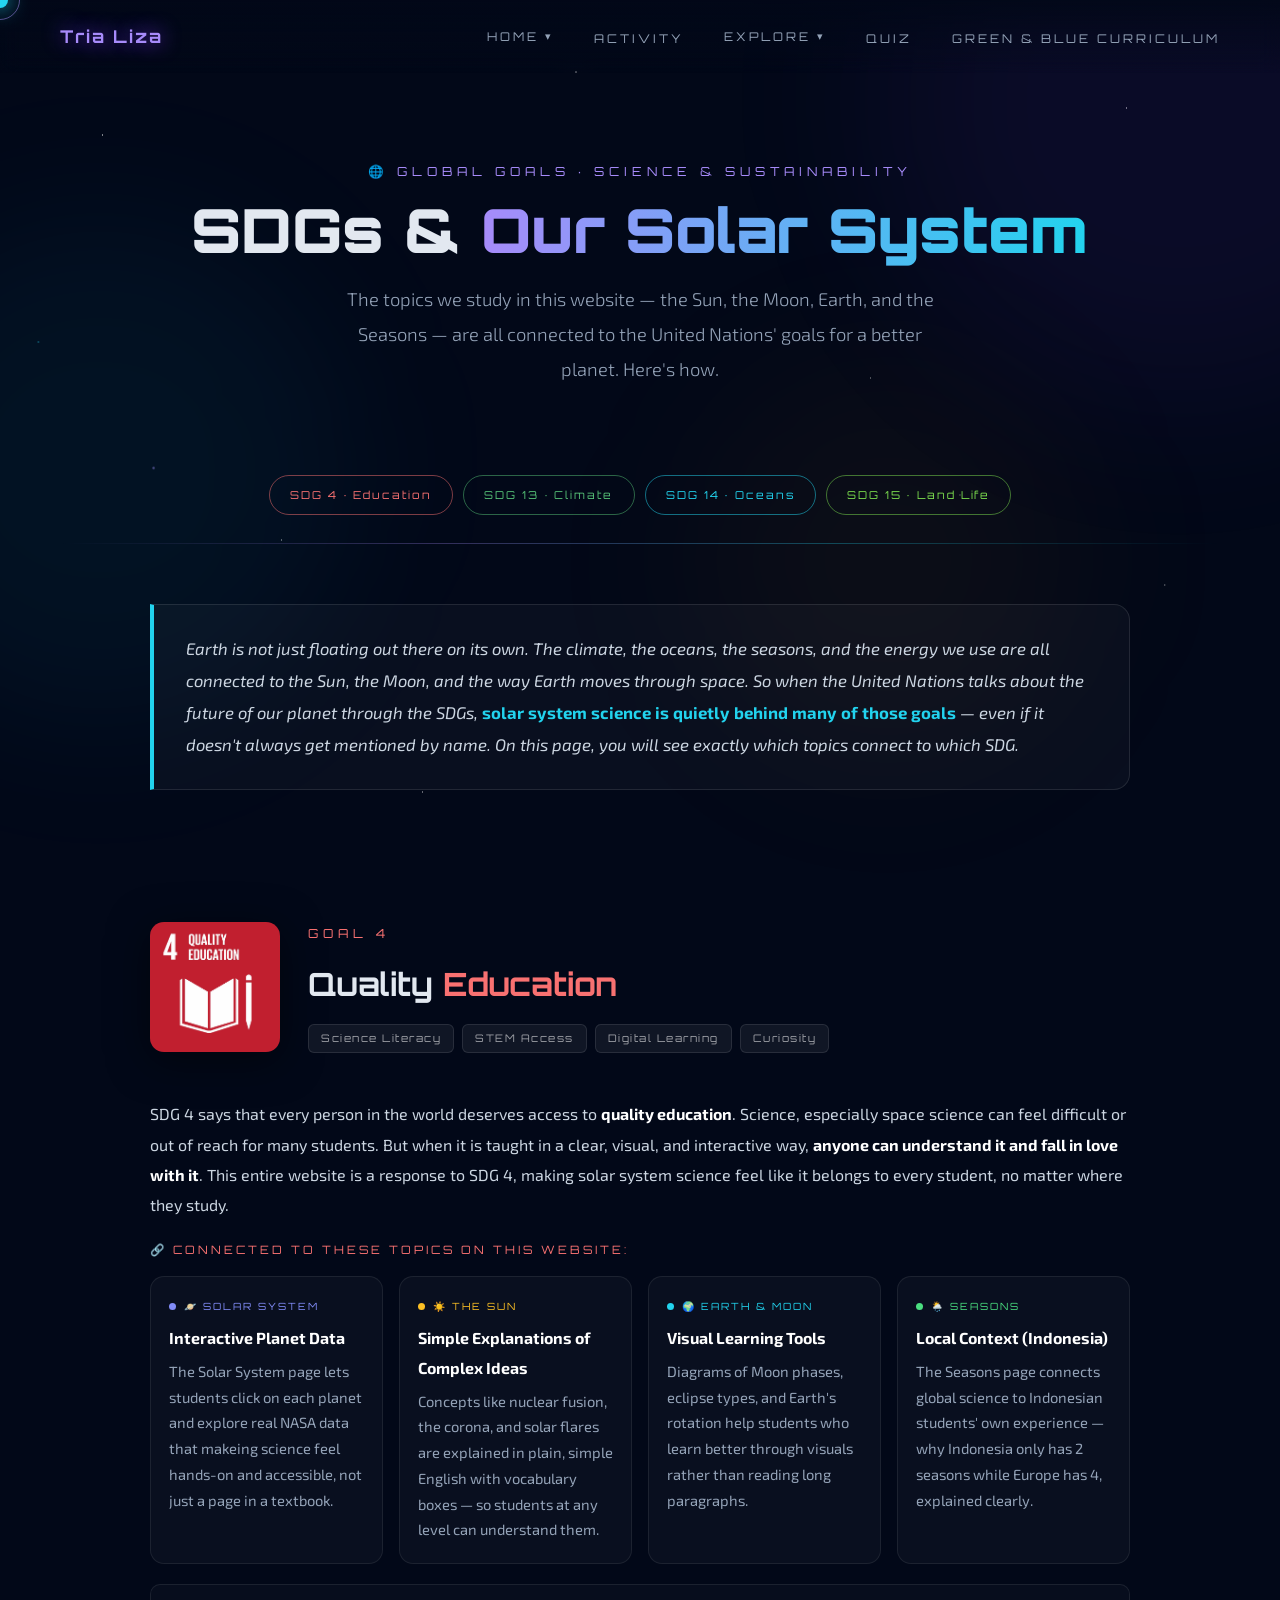
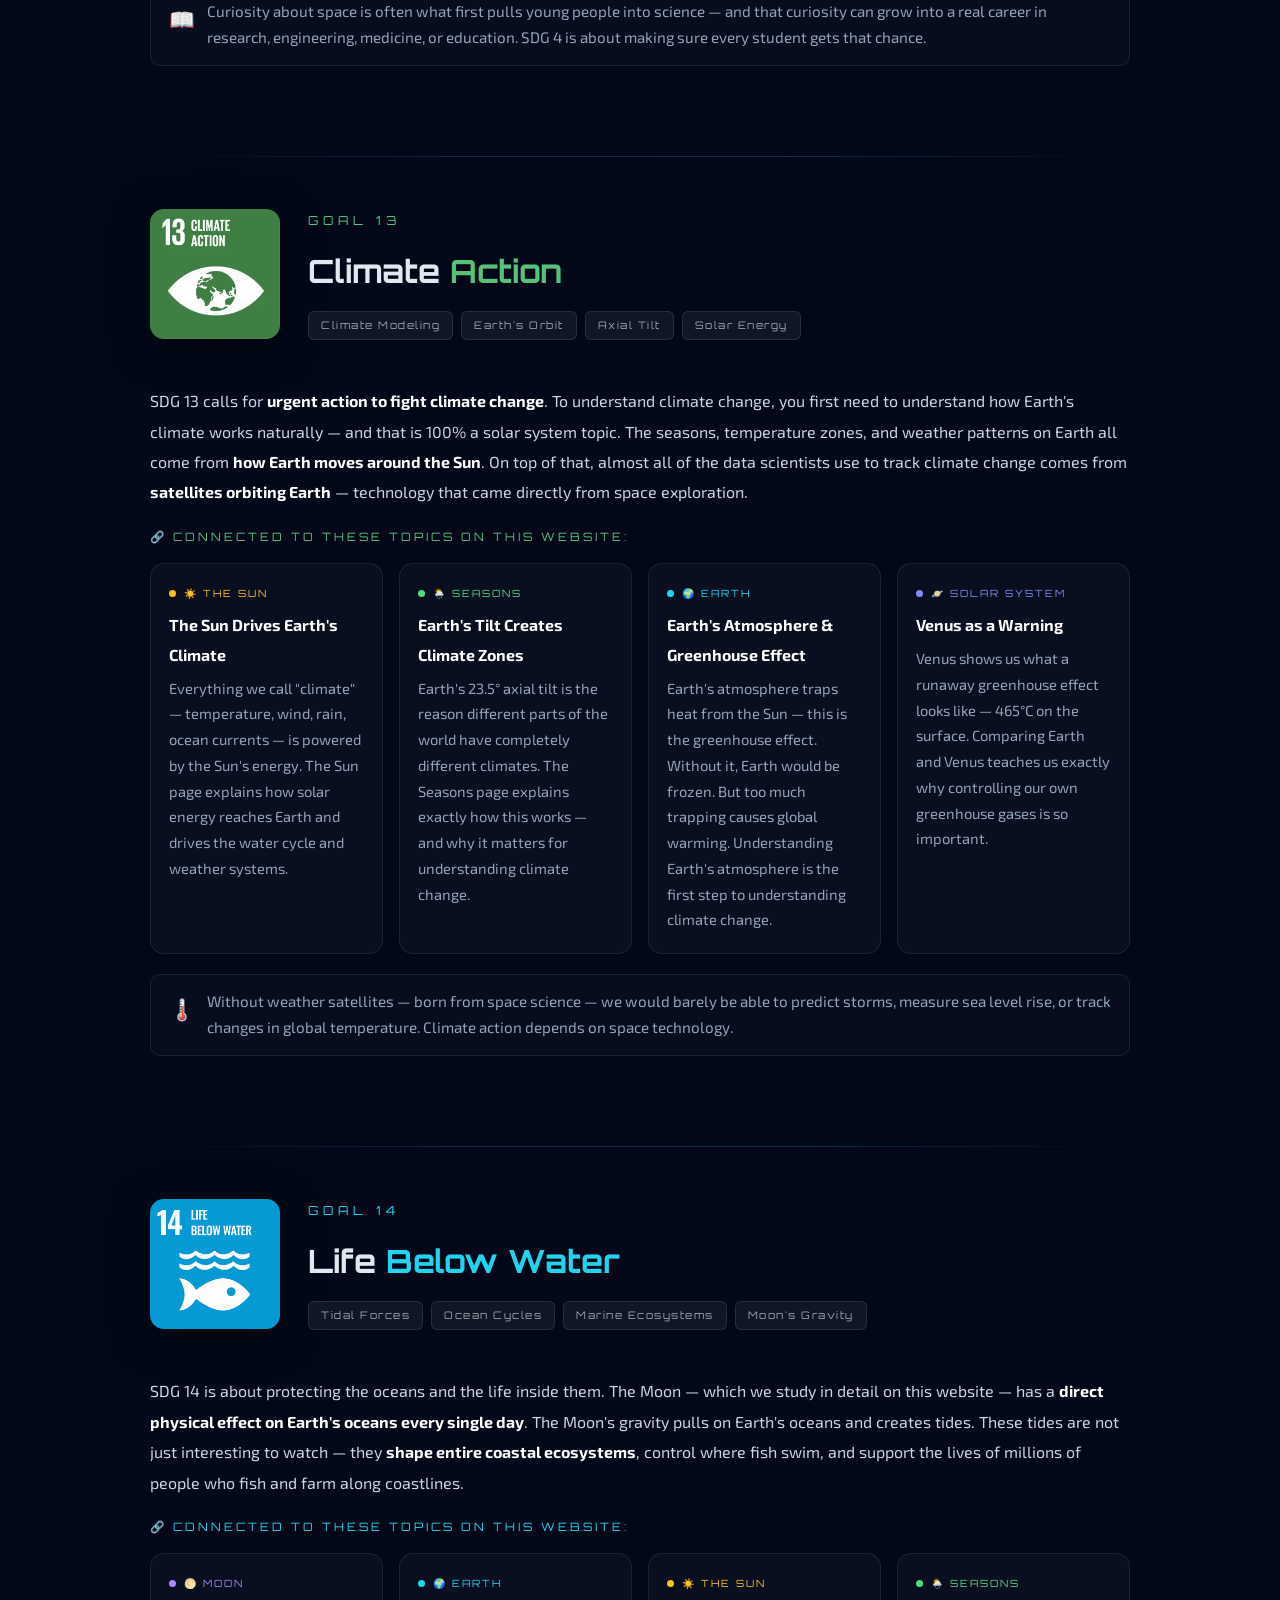
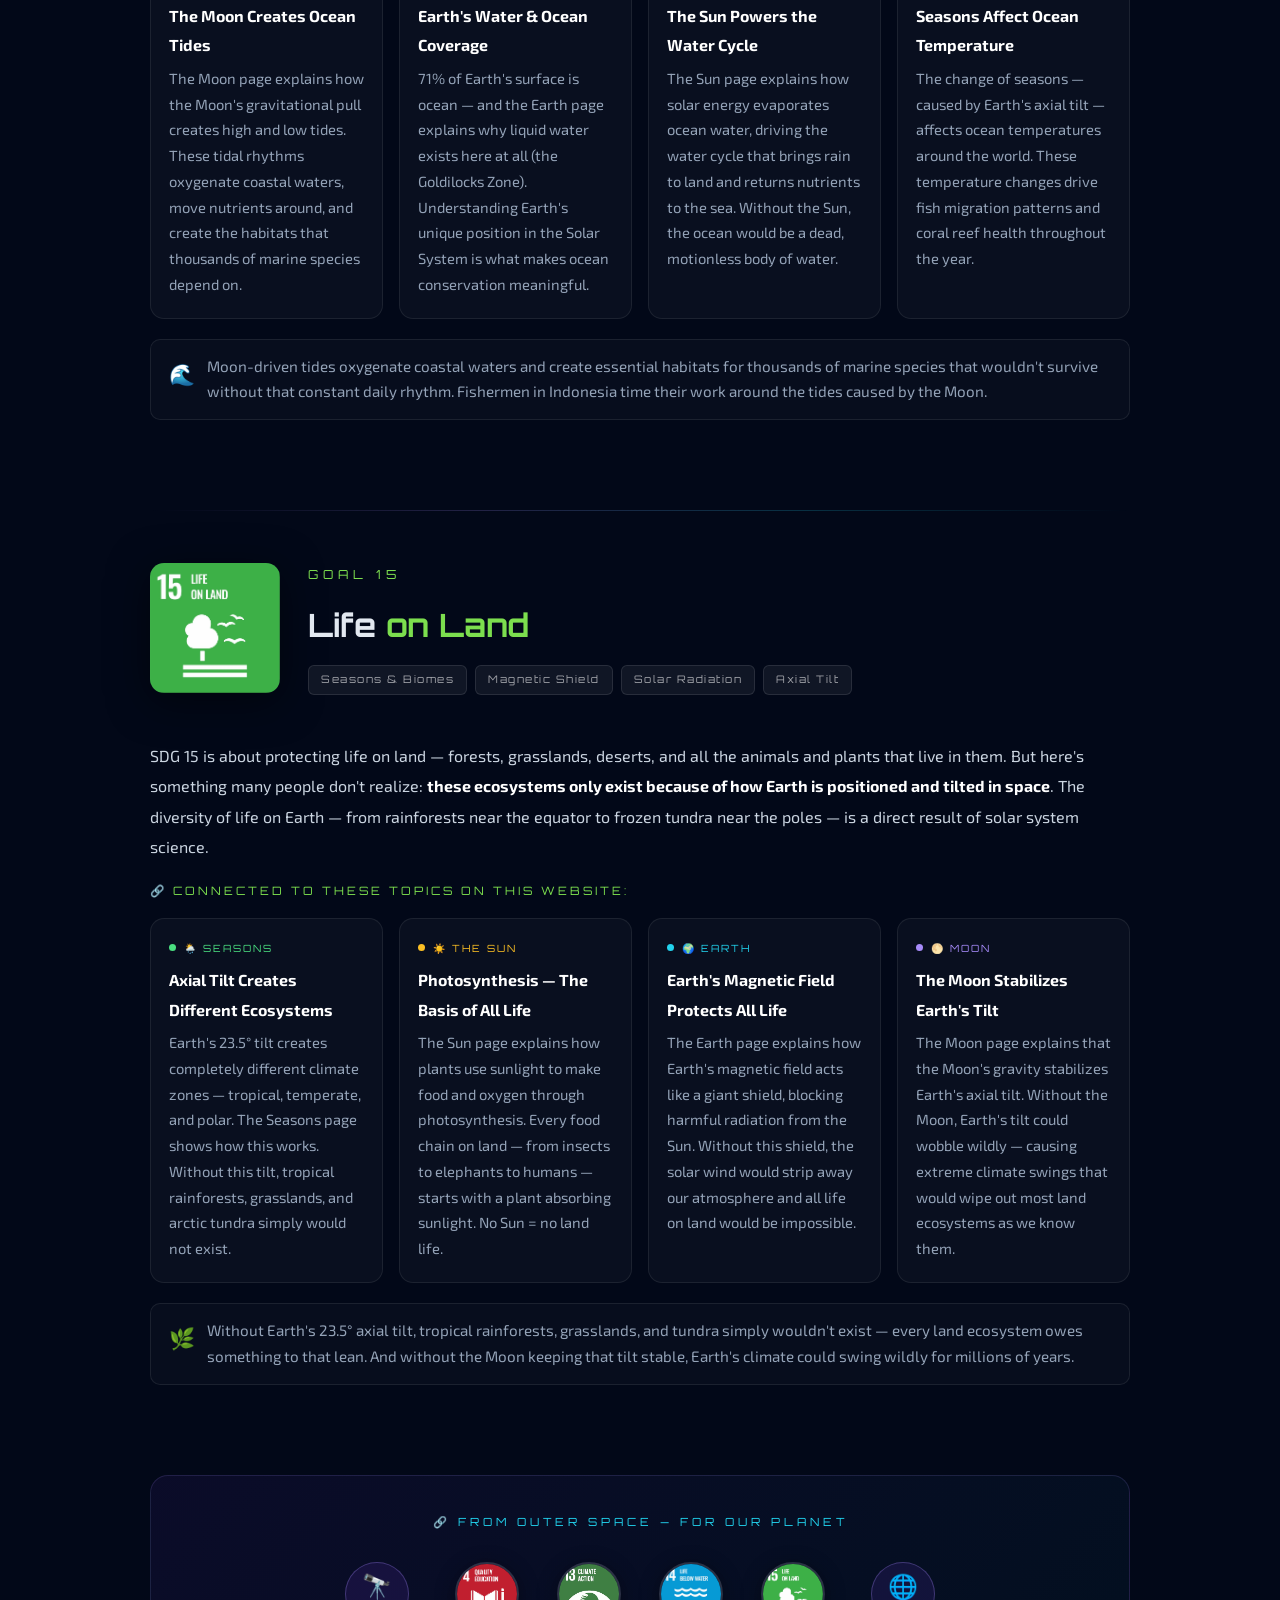
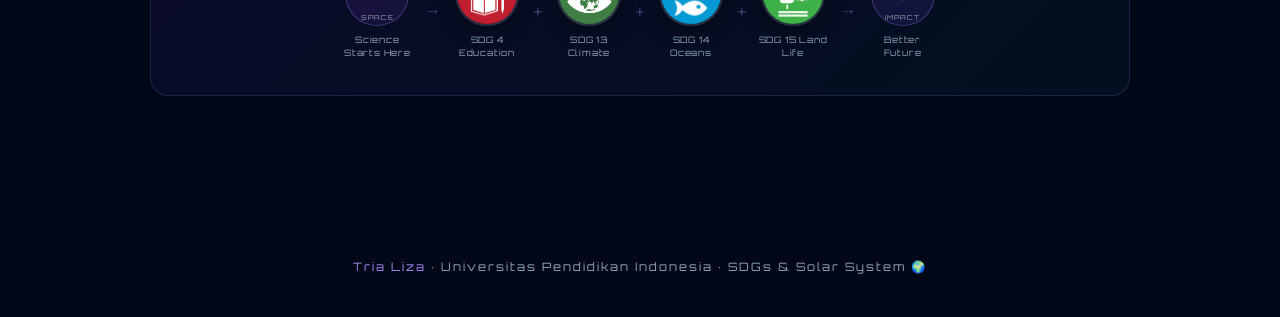
<file: SDGs.html>
<!DOCTYPE html>
<html lang="en">
<head>
<meta charset="UTF-8">
<meta name="viewport" content="width=device-width, initial-scale=1.0">
<title>SDGs | Tria Liza</title>
<link href="https://fonts.googleapis.com/css2?family=Orbitron:wght@400;700;900&family=Exo+2:ital,wght@0,300;0,400;0,600;0,700;1,300&display=swap" rel="stylesheet">
<style>
:root {
  --space:#020818;--deep:#050d2a;
  --accent:#7c3aed;--glow:#a78bfa;--cyan:#22d3ee;
  --text:#e2e8f0;--muted:#94a3b8;
  --sdg4:#F87171;--sdg13:#56C277;--sdg14:#22d3ee;--sdg15:#7CDE4E;
}
*{margin:0;padding:0;box-sizing:border-box;}
html{scroll-behavior:smooth;}
body{
  background:var(--space);color:var(--text);
  font-family:'Exo 2',sans-serif;
  font-size:18px;
  line-height:1.85;
  overflow-x:hidden;cursor:none;
}

/* CURSOR */
.cursor{position:fixed;width:16px;height:16px;background:var(--cyan);border-radius:50%;pointer-events:none;z-index:9999;transform:translate(-50%,-50%);transition:width .2s,height .2s,background .2s;box-shadow:0 0 20px var(--cyan);mix-blend-mode:screen;}
.cursor-trail{position:fixed;width:40px;height:40px;border:1px solid var(--glow);border-radius:50%;pointer-events:none;z-index:9998;transform:translate(-50%,-50%);transition:all .08s ease;opacity:.5;}

/* STARS */
body::before{
  content:"";position:fixed;inset:0;z-index:0;pointer-events:none;
  background-image:
    radial-gradient(1px 1px at 8% 15%,white,transparent),
    radial-gradient(1px 1px at 22% 60%,rgba(255,255,255,.7),transparent),
    radial-gradient(1.5px 1.5px at 45% 8%,white,transparent),
    radial-gradient(1px 1px at 68% 42%,rgba(255,255,255,.6),transparent),
    radial-gradient(1px 1px at 83% 75%,white,transparent),
    radial-gradient(1px 1px at 33% 88%,rgba(255,255,255,.8),transparent),
    radial-gradient(2px 2px at 12% 52%,rgba(167,139,250,.5),transparent),
    radial-gradient(1px 1px at 88% 12%,rgba(255,255,255,.9),transparent),
    radial-gradient(1px 1px at 57% 28%,white,transparent),
    radial-gradient(1px 1px at 75% 55%,rgba(255,255,255,.5),transparent),
    radial-gradient(1.5px 1.5px at 3% 38%,rgba(34,211,238,.4),transparent),
    radial-gradient(1px 1px at 91% 65%,rgba(255,255,255,.6),transparent);
}
.nebula{position:fixed;border-radius:50%;filter:blur(80px);pointer-events:none;z-index:0;}
.nb1{width:600px;height:600px;background:rgba(124,58,237,.07);top:-200px;right:-200px;}
.nb2{width:500px;height:500px;background:rgba(34,211,238,.05);bottom:20%;left:-150px;}
.nb3{width:400px;height:400px;background:rgba(245,158,11,.04);top:40%;right:15%;}

/* ══════════════════════════════
   NAV — same as sun.html
══════════════════════════════ */
/* NAV */
nav { position:fixed;top:0;left:0;right:0;z-index:100;padding:20px 60px;display:flex;justify-content:space-between;align-items:center;background:linear-gradient(to bottom,rgba(2,8,24,0.9),transparent);backdrop-filter:blur(10px); }
.nav-logo { font-family:'Orbitron',sans-serif;font-size:1.1rem;font-weight:700;letter-spacing:2px;color:var(--glow);text-shadow:0 0 20px var(--accent);text-decoration:none; }
.nav-links { display:flex;gap:40px;list-style:none;align-items:center; }
.nav-links a { font-family:'Orbitron',sans-serif;font-size:0.75rem;letter-spacing:3px;text-transform:uppercase;color:var(--muted);text-decoration:none;transition:color .3s;position:relative; }
.nav-links a::after { content:'';position:absolute;bottom:-4px;left:0;width:0;height:1px;background:var(--cyan);transition:width .3s; }
.nav-links a:hover { color:var(--cyan); }
.nav-links a:hover::after { width:100%; }
.nav-active { color:var(--gold) !important; }
.nav-active::after { background:var(--gold) !important; width:100% !important; }
.has-dropdown { position:relative;align-self:center; }
.has-dropdown>a { display:flex;align-items:center;gap:6px; }
.arrow { display:inline-block;font-size:0.7rem;transition:transform .3s ease; }
.has-dropdown.open .arrow { transform:rotate(180deg); }
.dropdown { display:none;flex-direction:column;position:absolute;top:calc(100% + 14px);left:50%;transform:translateX(-50%);background:rgba(5,13,42,0.97);border:1px solid rgba(167,139,250,0.2);border-radius:14px;padding:10px 0;list-style:none;min-width:180px;backdrop-filter:blur(16px);box-shadow:0 8px 40px rgba(124,58,237,0.25);z-index:200; }
.has-dropdown.open .dropdown { display:flex; }
.dropdown li a { display:flex;align-items:center;gap:10px;padding:10px 20px;font-family:'Orbitron',sans-serif;font-size:0.7rem;letter-spacing:1.5px;color:var(--muted);text-decoration:none;transition:color .2s,background .2s;white-space:nowrap; }
.dropdown li a::after { display:none; }
.dropdown li a:hover { color:var(--cyan);background:rgba(34,211,238,0.07); }

/* ══════════════════════════════
   HERO — text-only, no image
══════════════════════════════ */
/* HERO */
.page-hero { position: relative; z-index: 1; padding: 160px 60px 60px; text-align: center; }
.page-eyebrow { font-family: 'Orbitron', sans-serif; font-size: .78rem; letter-spacing: 5px; color: var(--glow); text-transform: uppercase; margin-bottom: 14px; display: block; opacity: 0; animation: fadeUp .8s .2s ease forwards; }
.page-title { font-family: 'Orbitron', sans-serif; font-size: clamp(2.2rem,5vw,3.8rem); font-weight: 900; line-height: 1.1; margin-bottom: 18px; opacity: 0; animation: fadeUp .8s .4s ease forwards; }
.page-title span { background: linear-gradient(90deg, var(--glow), var(--cyan)); -webkit-background-clip: text; -webkit-text-fill-color: transparent; background-clip: text; }
.page-sub { font-size: 1.15rem; font-weight: 300; line-height: 1.9; color: var(--muted); max-width: 620px; margin: 0 auto; opacity: 0; animation: fadeUp .8s .6s ease forwards; }
@keyframes fadeUp { from { opacity: 0; transform: translateY(24px); } to { opacity: 1; transform: translateY(0); } }

main { position: relative; z-index: 1; max-width: 1300px; margin: 0 auto; padding: 20px 60px 100px; }

/* NAV PILLS */
.nav-pills{
  display:flex;justify-content:center;gap:10px;
  padding:28px 60px 0;position:relative;z-index:1;flex-wrap:wrap;
  opacity:0;animation:fadeUp .8s .75s ease forwards;
}
.np{
  font-family:'Orbitron',sans-serif;font-size:.68rem;letter-spacing:2px;
  padding:9px 20px;border-radius:100px;text-decoration:none;
  transition:all .3s;border:1px solid rgba(255,255,255,.15);color:var(--muted);
}
.np.sdg4 {border-color:rgba(248,113,113,.5);color:var(--sdg4);}
.np.sdg13{border-color:rgba(86,194,119,.5);color:var(--sdg13);}
.np.sdg14{border-color:rgba(34,211,238,.5); color:var(--sdg14);}
.np.sdg15{border-color:rgba(124,222,78,.5); color:var(--sdg15);}
.np:hover{opacity:.8;transform:translateY(-2px);}

.divider-line{
  height:1px;
  background:linear-gradient(to right,transparent,rgba(167,139,250,.3),rgba(34,211,238,.3),transparent);
  margin:28px 60px 0;position:relative;z-index:1;
}

/* ══════════════════════════════
   MAIN
══════════════════════════════ */
main{position:relative;z-index:1;max-width:1100px;margin:0 auto;padding:0 60px 120px;}

.section-label{font-family:'Orbitron',sans-serif;font-size:.78rem;letter-spacing:5px;text-transform:uppercase;margin-bottom:10px;display:block;}
.section-heading{font-family:'Orbitron',sans-serif;font-size:clamp(1.5rem,2.5vw,2rem);font-weight:700;margin-bottom:10px;}

/* ══════════════════════════════
   INTRO BLOCK
══════════════════════════════ */
.intro-block{
  margin:60px 0 80px;
  padding:28px 32px;
  background:rgba(255,255,255,.03);
  border:1px solid rgba(255,255,255,.1);
  border-left:4px solid var(--cyan);
  border-radius:0 16px 16px 0;
  font-size:1.05rem;line-height:1.9;color:#cbd5e1;
  font-style:italic;
}
.intro-block strong{color:var(--cyan);font-style:normal;}

/* ══════════════════════════════
   SDG SECTION
══════════════════════════════ */
.sdg-section{
  margin-bottom:90px;padding-top:52px;
  opacity:0;transform:translateY(28px);
  transition:opacity .6s ease,transform .6s ease;
}
.sdg-section.revealed{opacity:1;transform:translateY(0);}

.sdg-header{
  display:flex;align-items:flex-start;gap:28px;margin-bottom:32px;
}
.sdg-tile-img{
  width:130px;height:130px;flex-shrink:0;
  border-radius:14px;overflow:hidden;
  box-shadow:0 8px 40px rgba(0,0,0,.5);
  transition:transform .3s;
}
.sdg-tile-img:hover{transform:scale(1.05);}
.sdg-tile-img img{width:100%;height:100%;object-fit:cover;display:block;}
.sdg-header-text{flex:1;}
.sdg-tags{display:flex;gap:8px;flex-wrap:wrap;margin-bottom:14px;}
.sdg-tag{
  font-family:'Orbitron',sans-serif;
  font-size:.65rem;letter-spacing:1.5px;
  color:rgba(255,255,255,.6);
  background:rgba(255,255,255,.06);
  border:1px solid rgba(255,255,255,.1);
  border-radius:6px;padding:4px 12px;
}
.sdg-body{
  font-size:1rem;line-height:1.9;color:#cbd5e1;margin-bottom:18px;
}
.sdg-body strong{color:white;}

/* TOPIC CONNECTIONS GRID */
.topic-connections{
  display:grid;
  grid-template-columns:repeat(auto-fit,minmax(220px,1fr));
  gap:16px;margin-bottom:20px;
}
.topic-card{
  background:rgba(255,255,255,.03);
  border:1px solid rgba(255,255,255,.08);
  border-radius:14px;padding:20px 18px;
  transition:all .3s;position:relative;overflow:hidden;
}
.topic-card::before{
  content:'';position:absolute;top:0;left:0;width:100%;height:2px;
  background:var(--tc-color,var(--glow));
  transform:scaleX(0);transition:transform .4s;transform-origin:left;
}
.topic-card:hover{transform:translateY(-4px);border-color:rgba(255,255,255,.18);}
.topic-card:hover::before{transform:scaleX(1);}
.topic-page{
  font-family:'Orbitron',sans-serif;font-size:.62rem;letter-spacing:2px;
  color:var(--tc-color,var(--glow));text-transform:uppercase;
  margin-bottom:8px;display:flex;align-items:center;gap:8px;
}
.topic-page-dot{
  width:7px;height:7px;border-radius:50%;
  background:var(--tc-color,var(--glow));flex-shrink:0;
}
.topic-connection-title{
  font-weight:700;font-size:1rem;color:white;margin-bottom:6px;
}
.topic-connection-text{
  font-size:.92rem;line-height:1.75;color:#94a3b8;
}

.sdg-fact{
  display:flex;gap:12px;align-items:flex-start;
  background:rgba(255,255,255,.025);border:1px solid rgba(255,255,255,.08);
  border-radius:10px;padding:14px 18px;
  font-size:.95rem;color:#94a3b8;line-height:1.7;
}
.sdg-fact span:first-child{font-size:1.3rem;flex-shrink:0;margin-top:2px;}

/* DIVIDER between SDG sections */
.sdg-divider{
  height:1px;
  background:linear-gradient(to right,transparent,rgba(167,139,250,.2),rgba(34,211,238,.2),transparent);
  margin-bottom:0;
}

/* ══════════════════════════════
   FLOW DIAGRAM
══════════════════════════════ */
.flow-wrap{
  margin-top:20px;
  background:linear-gradient(135deg,rgba(124,58,237,.08),rgba(34,211,238,.04));
  border:1px solid rgba(167,139,250,.15);border-radius:18px;padding:36px 32px;
  opacity:0;transform:translateY(28px);transition:opacity .6s ease,transform .6s ease;
}
.flow-wrap.revealed{opacity:1;transform:translateY(0);}
.flow-title-row{
  font-family:'Orbitron',sans-serif;font-size:.7rem;letter-spacing:4px;
  text-transform:uppercase;color:var(--cyan);text-align:center;margin-bottom:30px;
}
.flow-row{display:flex;align-items:center;justify-content:center;flex-wrap:wrap;gap:0;}
.flow-node{display:flex;flex-direction:column;align-items:center;gap:8px;padding:0 8px;}
.flow-img{width:64px;height:64px;border-radius:50%;overflow:hidden;box-shadow:0 4px 20px rgba(0,0,0,.4);transition:transform .25s;border:2px solid rgba(255,255,255,.15);}
.flow-img:hover{transform:scale(1.12);}
.flow-img img{width:100%;height:100%;object-fit:cover;}
.flow-circle{width:64px;height:64px;border-radius:50%;border:1px solid rgba(167,139,250,.3);display:flex;flex-direction:column;align-items:center;justify-content:center;gap:3px;transition:transform .25s;background:rgba(124,58,237,.12);}
.flow-circle:hover{transform:scale(1.1);}
.fc-icon{font-size:1.5rem;}
.fc-num{font-family:'Orbitron',sans-serif;font-size:.42rem;letter-spacing:1px;opacity:.65;}
.flow-label{font-family:'Orbitron',sans-serif;font-size:.55rem;letter-spacing:.8px;color:var(--muted);text-align:center;max-width:72px;line-height:1.4;}
.flow-arrow{font-size:1.1rem;color:rgba(167,139,250,.4);padding:0 2px;}

footer{position:relative;z-index:1;text-align:center;padding:40px;font-family:'Orbitron',sans-serif;font-size:.72rem;letter-spacing:2px;color:var(--muted);}
footer span{color:var(--glow);}

@media(max-width:900px){
  nav{padding:20px 24px;}
  .nav-links{gap:16px;}
  .nav-links a{font-size:.65rem;}
  main{padding:0 24px 80px;}
  .page-hero{padding:130px 24px 40px;}
  .nav-pills,.divider-line{margin-left:24px;margin-right:24px;padding-left:0;padding-right:0;}
  .sdg-header{flex-direction:column;}
  .sdg-tile-img{width:100%;height:90px;}
  .sdg-tile-img img{object-position:center top;}
  .topic-connections{grid-template-columns:1fr;}
}
</style>
</head>
<body>

<div class="cursor" id="cursor"></div>
<div class="cursor-trail" id="cursorTrail"></div>
<div class="nebula nb1"></div>
<div class="nebula nb2"></div>
<div class="nebula nb3"></div>

<!-- NAV — identical to sun.html -->
<nav>
  <a class="nav-logo" href="index.html">Tria Liza</a>
  <ul class="nav-links">

    <li class="has-dropdown">
      <a href="#">Home <span class="arrow">▾</span></a>
      <ul class="dropdown">
        <li><a href="index.html#home">Home</a></li>
        <li><a href="index.html#about">About Me</a></li>
        <li><a href="SDGs.html">SDGs</a></li>
      </ul>
    </li>

    <li><a href="investigation.html">Activity</a></li>

    <li class="has-dropdown">
      <a href="#">Explore <span class="arrow">▾</span></a>
      <ul class="dropdown">
        <li><a href="solarsystem.html">Solar System</a></li>
        <li><a href="sun.html">The Sun</a></li>
        <li><a href="earth&moon.html">Earth & Moon</a></li>
        <li><a href="seasons.html">Seasons</a></li>
      </ul>
    </li>

    <li><a href="Activity.html">Quiz</a></li>
    <li><a href="Green&Blue.html">Green & Blue Curriculum</a></li>

  </ul>
</nav>

<!-- HERO — text only, no image -->
<header class="page-hero">
  <span class="page-eyebrow">🌐 Global Goals · Science &amp; Sustainability</span>
  <h1 class="page-title">SDGs &amp; <span>Our Solar System</span></h1>
  <p class="page-sub">The topics we study in this website — the Sun, the Moon, Earth, and the Seasons — are all connected to the United Nations' goals for a better planet. Here's how.</p>
</header>

<!-- PILLS -->
<div class="nav-pills">
  <a class="np sdg4"  href="#sdg4">SDG 4 · Education</a>
  <a class="np sdg13" href="#sdg13">SDG 13 · Climate</a>
  <a class="np sdg14" href="#sdg14">SDG 14 · Oceans</a>
  <a class="np sdg15" href="#sdg15">SDG 15 · Land Life</a>
</div>
<div class="divider-line"></div>

<main>

  <!-- INTRO -->
  <div class="intro-block">
    Earth is not just floating out there on its own. The climate, the oceans, the seasons, and the energy we use are all connected to the Sun, the Moon, and the way Earth moves through space. So when the United Nations talks about the future of our planet through the SDGs, <strong>solar system science is quietly behind many of those goals</strong> — even if it doesn't always get mentioned by name. On this page, you will see exactly which topics connect to which SDG.
  </div>

  <!-- ═══════════════════════════
       SDG 4 — EDUCATION
  ═══════════════════════════ -->
  <section class="sdg-section" id="sdg4">
    <div class="sdg-header">
      <div class="sdg-tile-img">
        <img src="images/preview.webp" alt="SDG 4 Quality Education">
      </div>
      <div class="sdg-header-text">
        <span class="section-label" style="color:var(--sdg4)">Goal 4</span>
        <h2 class="section-heading">Quality <span style="color:var(--sdg4)">Education</span></h2>
        <div class="sdg-tags">
          <span class="sdg-tag">Science Literacy</span>
          <span class="sdg-tag">STEM Access</span>
          <span class="sdg-tag">Digital Learning</span>
          <span class="sdg-tag">Curiosity</span>
        </div>
      </div>
    </div>

    <p class="sdg-body">
      SDG 4 says that every person in the world deserves access to <strong>quality education</strong>. Science, especially space science can feel difficult or out of reach for many students. But when it is taught in a clear, visual, and interactive way, <strong>anyone can understand it and fall in love with it</strong>. This entire website is a response to SDG 4, making solar system science feel like it belongs to every student, no matter where they study.
    </p>

    <p style="font-family:'Orbitron',sans-serif;font-size:.72rem;letter-spacing:3px;color:var(--sdg4);text-transform:uppercase;margin-bottom:16px;">🔗 Connected to these topics on this website:</p>
    <div class="topic-connections">

      <div class="topic-card" style="--tc-color:#818cf8;">
        <div class="topic-page"><div class="topic-page-dot"></div>🪐 Solar System</div>
        <div class="topic-connection-title">Interactive Planet Data</div>
        <div class="topic-connection-text">The Solar System page lets students click on each planet and explore real NASA data that makeing science feel hands-on and accessible, not just a page in a textbook.</div>
      </div>

      <div class="topic-card" style="--tc-color:#fbbf24;">
        <div class="topic-page"><div class="topic-page-dot"></div>☀️ The Sun</div>
        <div class="topic-connection-title">Simple Explanations of Complex Ideas</div>
        <div class="topic-connection-text">Concepts like nuclear fusion, the corona, and solar flares are explained in plain, simple English with vocabulary boxes — so students at any level can understand them.</div>
      </div>

      <div class="topic-card" style="--tc-color:#22d3ee;">
        <div class="topic-page"><div class="topic-page-dot"></div>🌍 Earth &amp; Moon</div>
        <div class="topic-connection-title">Visual Learning Tools</div>
        <div class="topic-connection-text">Diagrams of Moon phases, eclipse types, and Earth's rotation help students who learn better through visuals rather than reading long paragraphs.</div>
      </div>

      <div class="topic-card" style="--tc-color:#4ade80;">
        <div class="topic-page"><div class="topic-page-dot"></div>🌦️ Seasons</div>
        <div class="topic-connection-title">Local Context (Indonesia)</div>
        <div class="topic-connection-text">The Seasons page connects global science to Indonesian students' own experience — why Indonesia only has 2 seasons while Europe has 4, explained clearly.</div>
      </div>

    </div>
    <div class="sdg-fact">
      <span>📖</span>
      <span>Curiosity about space is often what first pulls young people into science — and that curiosity can grow into a real career in research, engineering, medicine, or education. SDG 4 is about making sure every student gets that chance.</span>
    </div>
  </section>

  <div class="sdg-divider"></div>

  <!-- ═══════════════════════════
       SDG 13 — CLIMATE ACTION
  ═══════════════════════════ -->
  <section class="sdg-section" id="sdg13">
    <div class="sdg-header">
      <div class="sdg-tile-img">
        <img src="images/preview (1).webp" alt="SDG 13 Climate Action">
      </div>
      <div class="sdg-header-text">
        <span class="section-label" style="color:var(--sdg13)">Goal 13</span>
        <h2 class="section-heading">Climate <span style="color:var(--sdg13)">Action</span></h2>
        <div class="sdg-tags">
          <span class="sdg-tag">Climate Modeling</span>
          <span class="sdg-tag">Earth's Orbit</span>
          <span class="sdg-tag">Axial Tilt</span>
          <span class="sdg-tag">Solar Energy</span>
        </div>
      </div>
    </div>

    <p class="sdg-body">
      SDG 13 calls for <strong>urgent action to fight climate change</strong>. To understand climate change, you first need to understand how Earth's climate works naturally — and that is 100% a solar system topic. The seasons, temperature zones, and weather patterns on Earth all come from <strong>how Earth moves around the Sun</strong>. On top of that, almost all of the data scientists use to track climate change comes from <strong>satellites orbiting Earth</strong> — technology that came directly from space exploration.
    </p>

    <p style="font-family:'Orbitron',sans-serif;font-size:.72rem;letter-spacing:3px;color:var(--sdg13);text-transform:uppercase;margin-bottom:16px;">🔗 Connected to these topics on this website:</p>
    <div class="topic-connections">

      <div class="topic-card" style="--tc-color:#fbbf24;">
        <div class="topic-page"><div class="topic-page-dot"></div>☀️ The Sun</div>
        <div class="topic-connection-title">The Sun Drives Earth's Climate</div>
        <div class="topic-connection-text">Everything we call "climate" — temperature, wind, rain, ocean currents — is powered by the Sun's energy. The Sun page explains how solar energy reaches Earth and drives the water cycle and weather systems.</div>
      </div>

      <div class="topic-card" style="--tc-color:#4ade80;">
        <div class="topic-page"><div class="topic-page-dot"></div>🌦️ Seasons</div>
        <div class="topic-connection-title">Earth's Tilt Creates Climate Zones</div>
        <div class="topic-connection-text">Earth's 23.5° axial tilt is the reason different parts of the world have completely different climates. The Seasons page explains exactly how this works — and why it matters for understanding climate change.</div>
      </div>

      <div class="topic-card" style="--tc-color:#22d3ee;">
        <div class="topic-page"><div class="topic-page-dot"></div>🌍 Earth</div>
        <div class="topic-connection-title">Earth's Atmosphere &amp; Greenhouse Effect</div>
        <div class="topic-connection-text">Earth's atmosphere traps heat from the Sun — this is the greenhouse effect. Without it, Earth would be frozen. But too much trapping causes global warming. Understanding Earth's atmosphere is the first step to understanding climate change.</div>
      </div>

      <div class="topic-card" style="--tc-color:#818cf8;">
        <div class="topic-page"><div class="topic-page-dot"></div>🪐 Solar System</div>
        <div class="topic-connection-title">Venus as a Warning</div>
        <div class="topic-connection-text">Venus shows us what a runaway greenhouse effect looks like — 465°C on the surface. Comparing Earth and Venus teaches us exactly why controlling our own greenhouse gases is so important.</div>
      </div>

    </div>
    <div class="sdg-fact">
      <span>🌡️</span>
      <span>Without weather satellites — born from space science — we would barely be able to predict storms, measure sea level rise, or track changes in global temperature. Climate action depends on space technology.</span>
    </div>
  </section>

  <div class="sdg-divider"></div>

  <!-- ═══════════════════════════
       SDG 14 — LIFE BELOW WATER
  ═══════════════════════════ -->
  <section class="sdg-section" id="sdg14">
    <div class="sdg-header">
      <div class="sdg-tile-img">
        <img src="images/preview (2).webp" alt="SDG 14 Life Below Water">
      </div>
      <div class="sdg-header-text">
        <span class="section-label" style="color:var(--sdg14)">Goal 14</span>
        <h2 class="section-heading">Life <span style="color:var(--sdg14)">Below Water</span></h2>
        <div class="sdg-tags">
          <span class="sdg-tag">Tidal Forces</span>
          <span class="sdg-tag">Ocean Cycles</span>
          <span class="sdg-tag">Marine Ecosystems</span>
          <span class="sdg-tag">Moon's Gravity</span>
        </div>
      </div>
    </div>

    <p class="sdg-body">
      SDG 14 is about protecting the oceans and the life inside them. The Moon — which we study in detail on this website — has a <strong>direct physical effect on Earth's oceans every single day</strong>. The Moon's gravity pulls on Earth's oceans and creates tides. These tides are not just interesting to watch — they <strong>shape entire coastal ecosystems</strong>, control where fish swim, and support the lives of millions of people who fish and farm along coastlines.
    </p>

    <p style="font-family:'Orbitron',sans-serif;font-size:.72rem;letter-spacing:3px;color:var(--sdg14);text-transform:uppercase;margin-bottom:16px;">🔗 Connected to these topics on this website:</p>
    <div class="topic-connections">

      <div class="topic-card" style="--tc-color:#a78bfa;">
        <div class="topic-page"><div class="topic-page-dot"></div>🌕 Moon</div>
        <div class="topic-connection-title">The Moon Creates Ocean Tides</div>
        <div class="topic-connection-text">The Moon page explains how the Moon's gravitational pull creates high and low tides. These tidal rhythms oxygenate coastal waters, move nutrients around, and create the habitats that thousands of marine species depend on.</div>
      </div>

      <div class="topic-card" style="--tc-color:#22d3ee;">
        <div class="topic-page"><div class="topic-page-dot"></div>🌍 Earth</div>
        <div class="topic-connection-title">Earth's Water &amp; Ocean Coverage</div>
        <div class="topic-connection-text">71% of Earth's surface is ocean — and the Earth page explains why liquid water exists here at all (the Goldilocks Zone). Understanding Earth's unique position in the Solar System is what makes ocean conservation meaningful.</div>
      </div>

      <div class="topic-card" style="--tc-color:#fbbf24;">
        <div class="topic-page"><div class="topic-page-dot"></div>☀️ The Sun</div>
        <div class="topic-connection-title">The Sun Powers the Water Cycle</div>
        <div class="topic-connection-text">The Sun page explains how solar energy evaporates ocean water, driving the water cycle that brings rain to land and returns nutrients to the sea. Without the Sun, the ocean would be a dead, motionless body of water.</div>
      </div>

      <div class="topic-card" style="--tc-color:#4ade80;">
        <div class="topic-page"><div class="topic-page-dot"></div>🌦️ Seasons</div>
        <div class="topic-connection-title">Seasons Affect Ocean Temperature</div>
        <div class="topic-connection-text">The change of seasons — caused by Earth's axial tilt — affects ocean temperatures around the world. These temperature changes drive fish migration patterns and coral reef health throughout the year.</div>
      </div>

    </div>
    <div class="sdg-fact">
      <span>🌊</span>
      <span>Moon-driven tides oxygenate coastal waters and create essential habitats for thousands of marine species that wouldn't survive without that constant daily rhythm. Fishermen in Indonesia time their work around the tides caused by the Moon.</span>
    </div>
  </section>

  <div class="sdg-divider"></div>

  <!-- ═══════════════════════════
       SDG 15 — LIFE ON LAND
  ═══════════════════════════ -->
  <section class="sdg-section" id="sdg15">
    <div class="sdg-header">
      <div class="sdg-tile-img">
        <img src="images/preview (3).webp" alt="SDG 15 Life on Land">
      </div>
      <div class="sdg-header-text">
        <span class="section-label" style="color:var(--sdg15)">Goal 15</span>
        <h2 class="section-heading">Life <span style="color:var(--sdg15)">on Land</span></h2>
        <div class="sdg-tags">
          <span class="sdg-tag">Seasons &amp; Biomes</span>
          <span class="sdg-tag">Magnetic Shield</span>
          <span class="sdg-tag">Solar Radiation</span>
          <span class="sdg-tag">Axial Tilt</span>
        </div>
      </div>
    </div>

    <p class="sdg-body">
      SDG 15 is about protecting life on land — forests, grasslands, deserts, and all the animals and plants that live in them. But here's something many people don't realize: <strong>these ecosystems only exist because of how Earth is positioned and tilted in space</strong>. The diversity of life on Earth — from rainforests near the equator to frozen tundra near the poles — is a direct result of solar system science.
    </p>

    <p style="font-family:'Orbitron',sans-serif;font-size:.72rem;letter-spacing:3px;color:var(--sdg15);text-transform:uppercase;margin-bottom:16px;">🔗 Connected to these topics on this website:</p>
    <div class="topic-connections">

      <div class="topic-card" style="--tc-color:#4ade80;">
        <div class="topic-page"><div class="topic-page-dot"></div>🌦️ Seasons</div>
        <div class="topic-connection-title">Axial Tilt Creates Different Ecosystems</div>
        <div class="topic-connection-text">Earth's 23.5° tilt creates completely different climate zones — tropical, temperate, and polar. The Seasons page shows how this works. Without this tilt, tropical rainforests, grasslands, and arctic tundra simply would not exist.</div>
      </div>

      <div class="topic-card" style="--tc-color:#fbbf24;">
        <div class="topic-page"><div class="topic-page-dot"></div>☀️ The Sun</div>
        <div class="topic-connection-title">Photosynthesis — The Basis of All Life</div>
        <div class="topic-connection-text">The Sun page explains how plants use sunlight to make food and oxygen through photosynthesis. Every food chain on land — from insects to elephants to humans — starts with a plant absorbing sunlight. No Sun = no land life.</div>
      </div>

      <div class="topic-card" style="--tc-color:#22d3ee;">
        <div class="topic-page"><div class="topic-page-dot"></div>🌍 Earth</div>
        <div class="topic-connection-title">Earth's Magnetic Field Protects All Life</div>
        <div class="topic-connection-text">The Earth page explains how Earth's magnetic field acts like a giant shield, blocking harmful radiation from the Sun. Without this shield, the solar wind would strip away our atmosphere and all life on land would be impossible.</div>
      </div>

      <div class="topic-card" style="--tc-color:#a78bfa;">
        <div class="topic-page"><div class="topic-page-dot"></div>🌕 Moon</div>
        <div class="topic-connection-title">The Moon Stabilizes Earth's Tilt</div>
        <div class="topic-connection-text">The Moon page explains that the Moon's gravity stabilizes Earth's axial tilt. Without the Moon, Earth's tilt could wobble wildly — causing extreme climate swings that would wipe out most land ecosystems as we know them.</div>
      </div>

    </div>
    <div class="sdg-fact">
      <span>🌿</span>
      <span>Without Earth's 23.5° axial tilt, tropical rainforests, grasslands, and tundra simply wouldn't exist — every land ecosystem owes something to that lean. And without the Moon keeping that tilt stable, Earth's climate could swing wildly for millions of years.</span>
    </div>
  </section>

  <!-- FLOW DIAGRAM -->
  <div class="flow-wrap">
    <div class="flow-title-row">🔗 From Outer Space — For Our Planet</div>
    <div class="flow-row">
      <div class="flow-node">
        <div class="flow-circle"><span class="fc-icon">🔭</span><span class="fc-num">SPACE</span></div>
        <div class="flow-label">Science Starts Here</div>
      </div>
      <span class="flow-arrow">→</span>
      <div class="flow-node">
        <div class="flow-img"><img src="images/preview.webp" alt="SDG 4"></div>
        <div class="flow-label">SDG 4 Education</div>
      </div>
      <span class="flow-arrow">+</span>
      <div class="flow-node">
        <div class="flow-img"><img src="images/preview (1).webp" alt="SDG 13"></div>
        <div class="flow-label">SDG 13 Climate</div>
      </div>
      <span class="flow-arrow">+</span>
      <div class="flow-node">
        <div class="flow-img"><img src="images/preview (2).webp" alt="SDG 14"></div>
        <div class="flow-label">SDG 14 Oceans</div>
      </div>
      <span class="flow-arrow">+</span>
      <div class="flow-node">
        <div class="flow-img"><img src="images/preview (3).webp" alt="SDG 15"></div>
        <div class="flow-label">SDG 15 Land Life</div>
      </div>
      <span class="flow-arrow">→</span>
      <div class="flow-node">
        <div class="flow-circle"><span class="fc-icon">🌐</span><span class="fc-num">IMPACT</span></div>
        <div class="flow-label">Better Future</div>
      </div>
    </div>
  </div>

</main>

<footer><span>Tria Liza</span> &middot; Universitas Pendidikan Indonesia &middot; SDGs &amp; Solar System 🌍</footer>

<script>
// CURSOR
const cursor = document.getElementById('cursor');
const trail  = document.getElementById('cursorTrail');
document.addEventListener('mousemove', e => {
  cursor.style.left = e.clientX+'px'; cursor.style.top = e.clientY+'px';
  setTimeout(()=>{ trail.style.left=e.clientX+'px'; trail.style.top=e.clientY+'px'; }, 80);
});
document.querySelectorAll('a,button,.sdg-tile-img,.flow-img,.flow-circle,.topic-card').forEach(el => {
  el.addEventListener('mouseenter',()=>{ cursor.style.width='24px'; cursor.style.height='24px'; cursor.style.background='var(--glow)'; });
  el.addEventListener('mouseleave',()=>{ cursor.style.width='16px'; cursor.style.height='16px'; cursor.style.background='var(--cyan)'; });
});

// DROPDOWN
document.querySelectorAll('.has-dropdown > a').forEach(a => {
  a.addEventListener('click', e => { e.preventDefault(); e.stopPropagation(); a.parentElement.classList.toggle('open'); });
});
document.addEventListener('click', ()=>{
  document.querySelectorAll('.has-dropdown').forEach(el => el.classList.remove('open'));
});

// SCROLL REVEAL
const revObs = new IntersectionObserver(entries => {
  entries.forEach(e => {
    if (e.isIntersecting) {
      setTimeout(()=> e.target.classList.add('revealed'), +e.target.dataset.delay||0);
      revObs.unobserve(e.target);
    }
  });
}, { threshold: .08 });
document.querySelectorAll('.sdg-section, .flow-wrap').forEach((el,i) => {
  el.dataset.delay = (i % 3) * 100;
  revObs.observe(el);
});
</script>
</body>
</html>
</file>
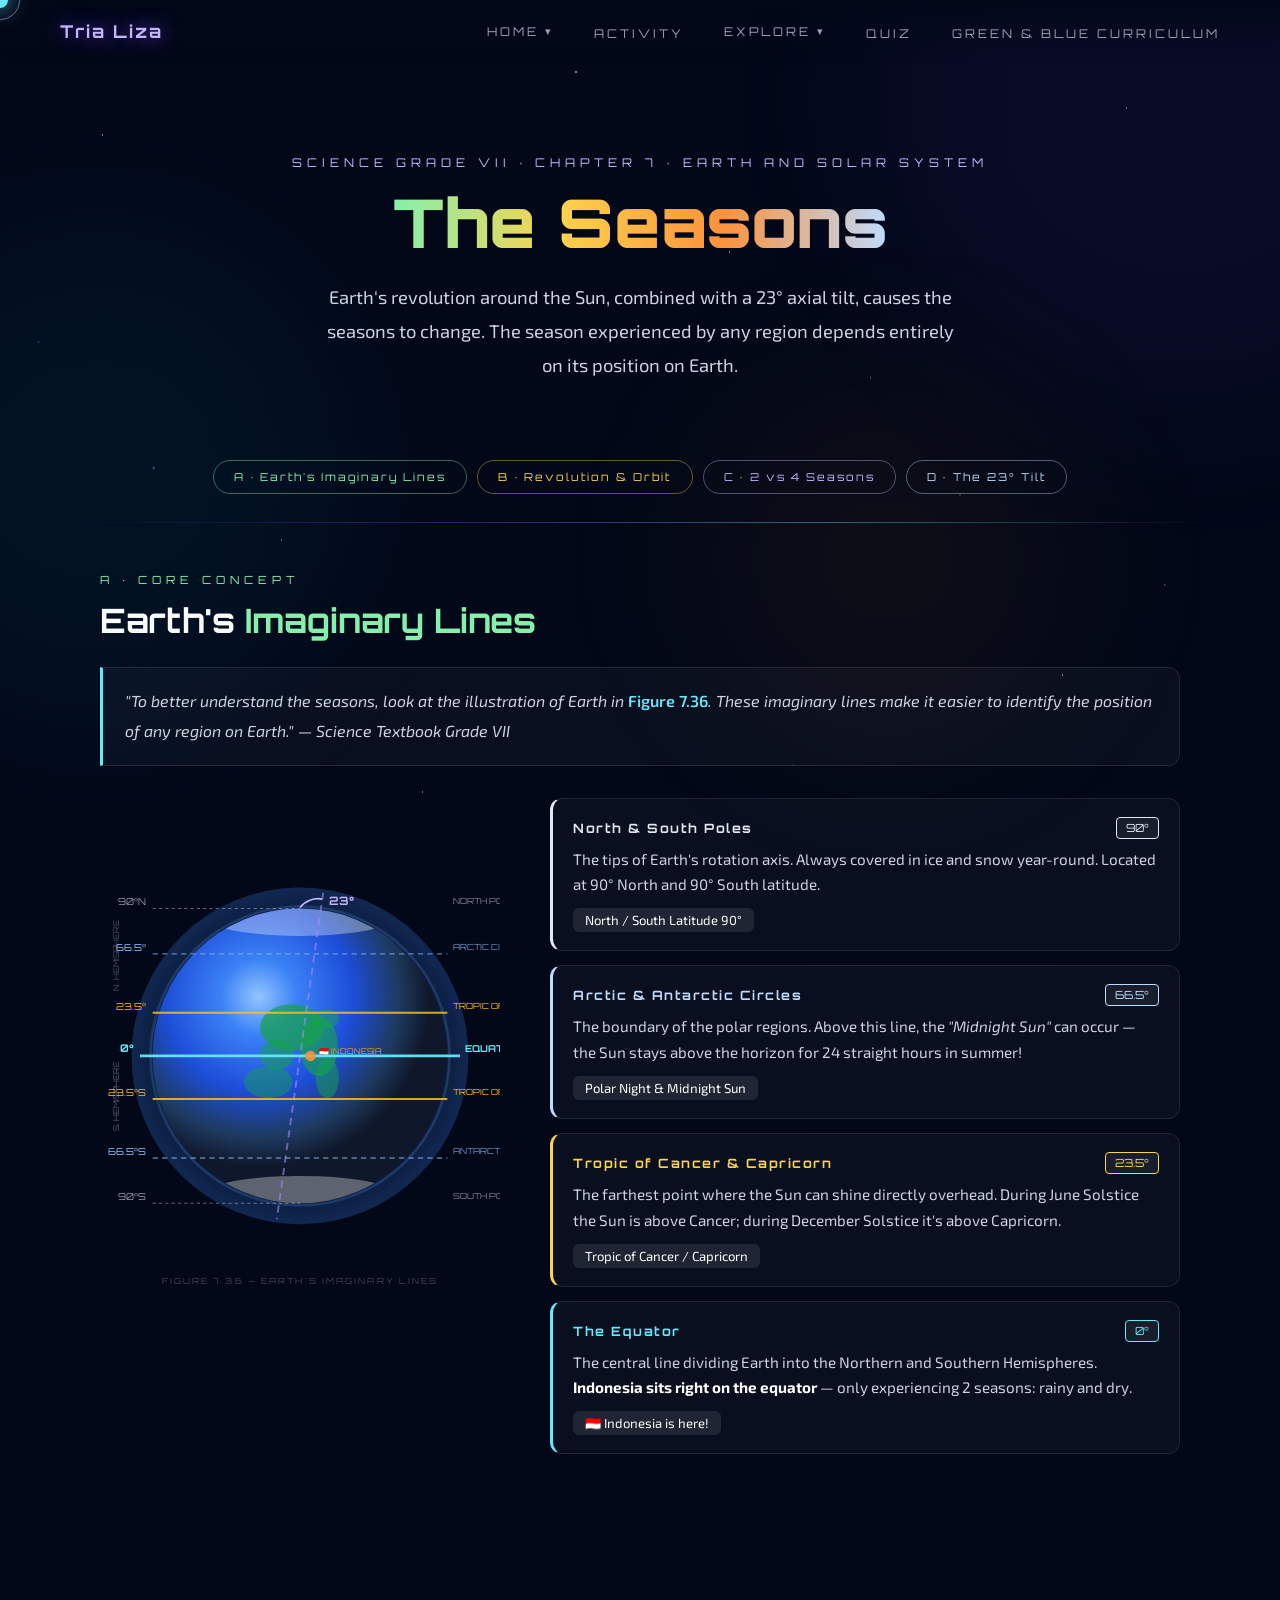
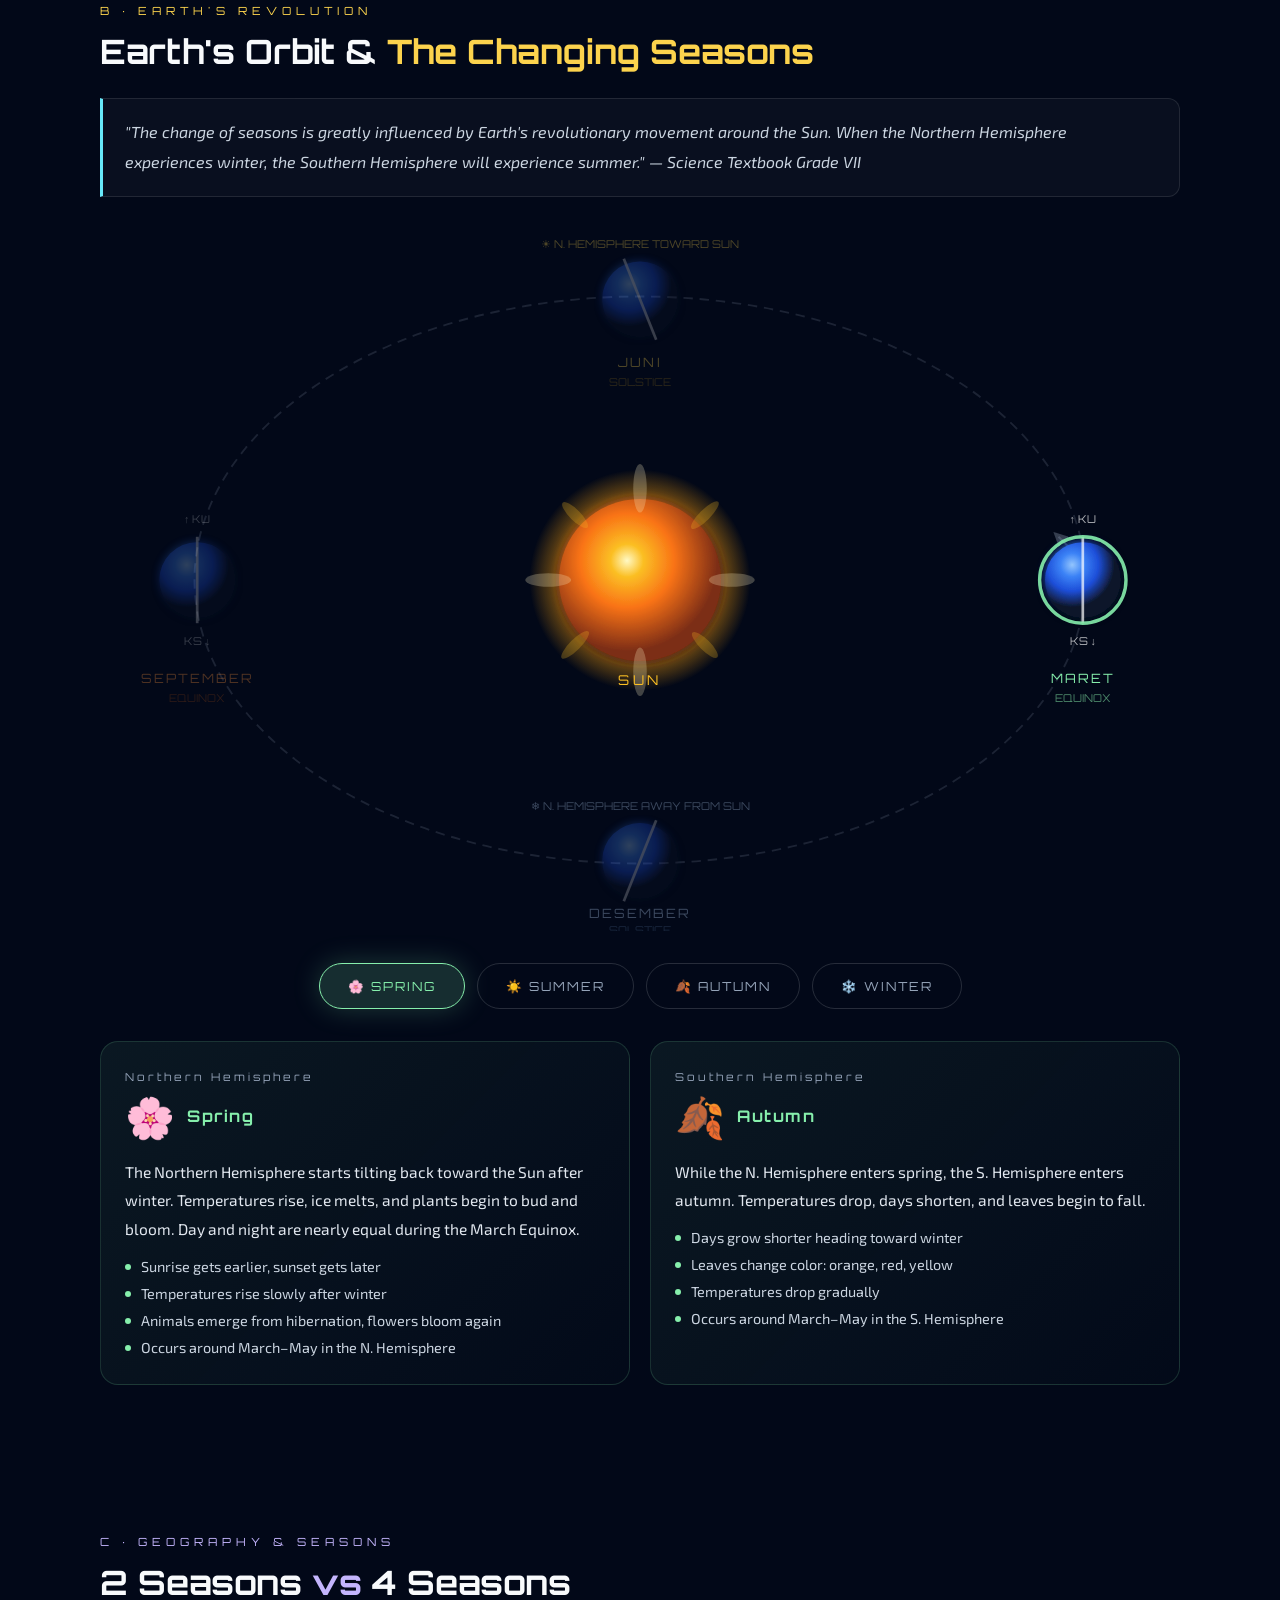
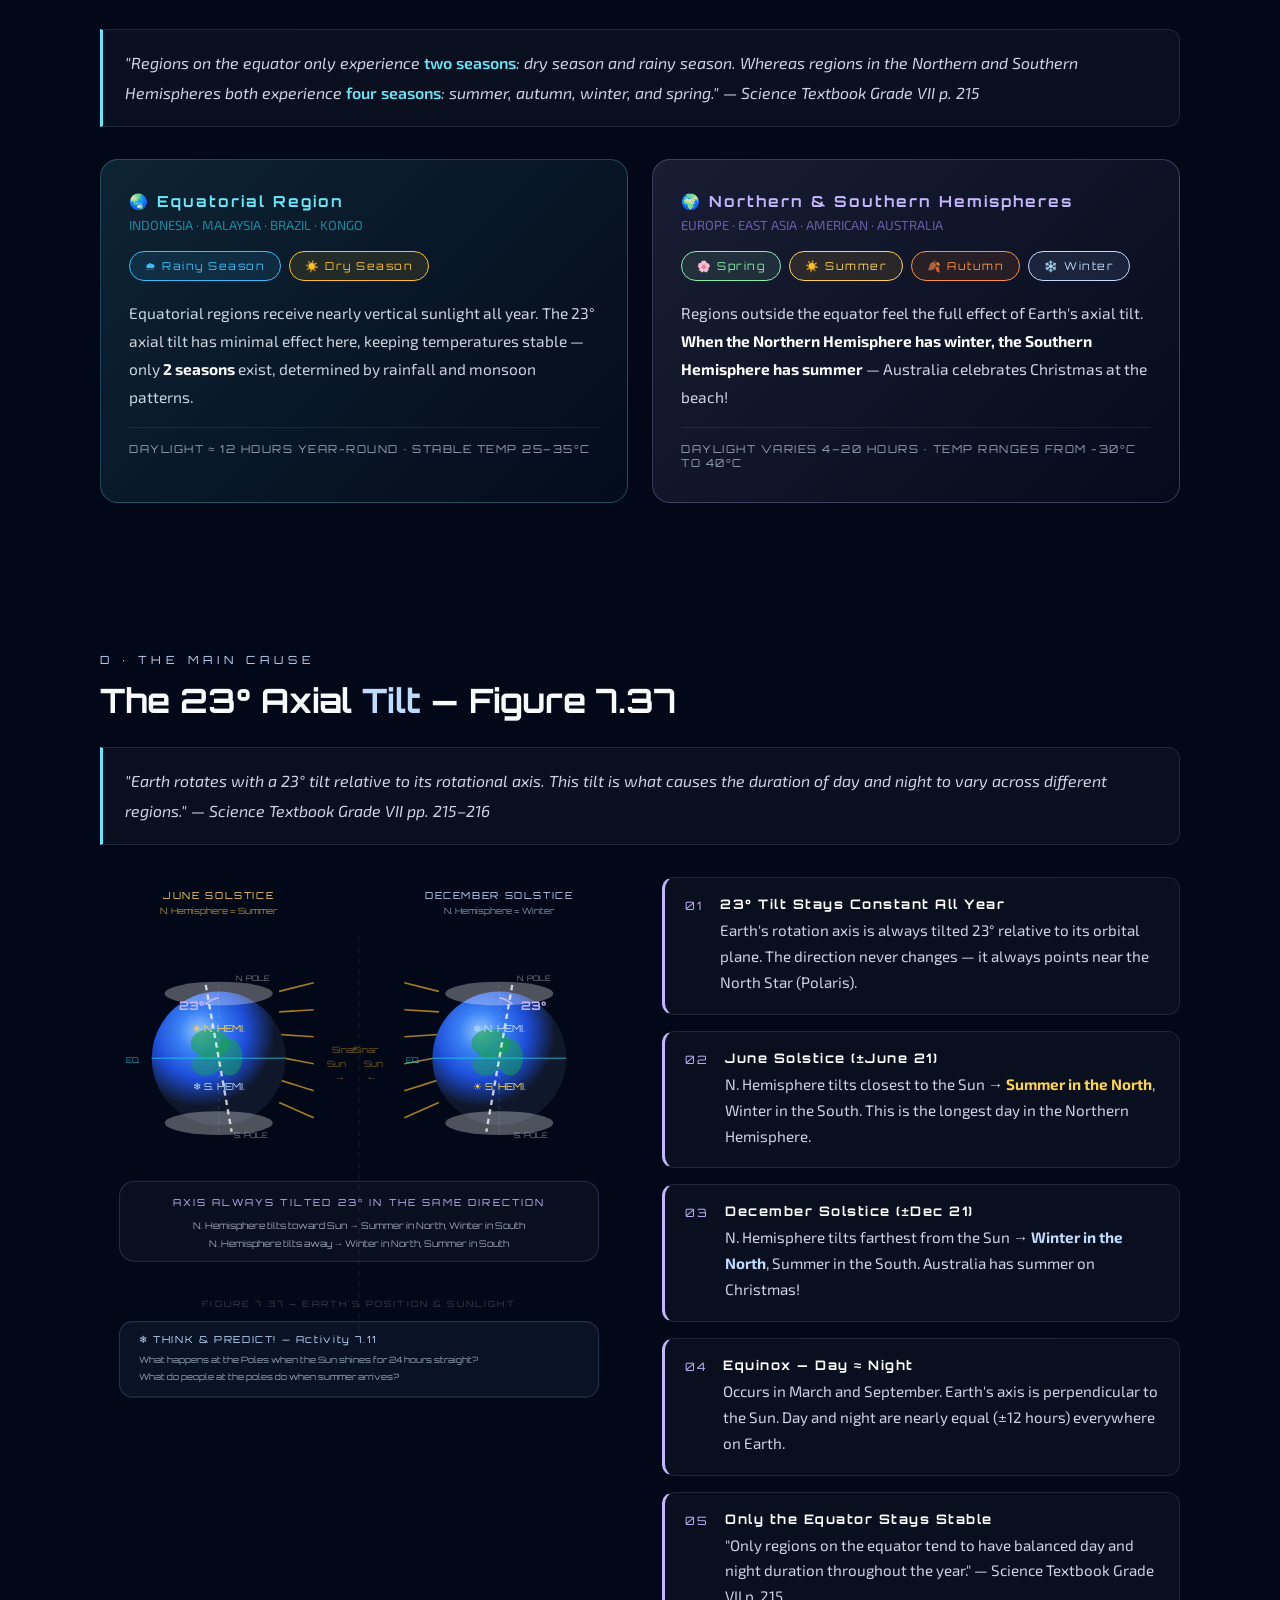
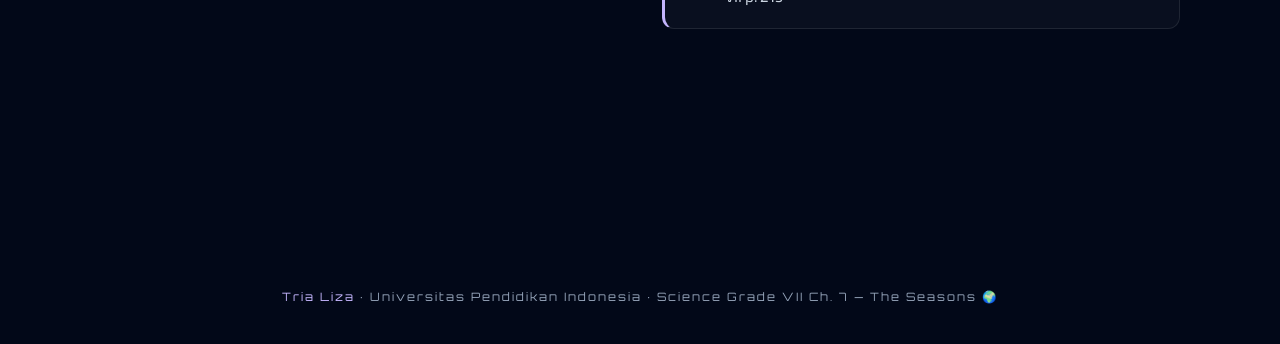
<file: seasons.html>
<!DOCTYPE html>
<html lang="en">
<head>
<meta charset="UTF-8">
<meta name="viewport" content="width=device-width, initial-scale=1.0">
<title>Seasons | Tria Liza</title>
<link href="https://fonts.googleapis.com/css2?family=Orbitron:wght@400;700;900&family=Exo+2:ital,wght@0,300;0,400;0,600;1,300&display=swap" rel="stylesheet">
<style>
:root{
  --space:#020818;--deep:#050d2a;
  --accent:#7c3aed;--glow:#c4b5fd;--cyan:#67e8f9;
  --text:#f8fafc;--muted:#94a3b8;
  --spring:#86efac;--summer:#fcd34d;--autumn:#fb923c;--winter:#bfdbfe;
}
*{margin:0;padding:0;box-sizing:border-box;}
html{scroll-behavior:smooth;}
body{background:var(--space);color:var(--text);font-family:'Exo 2',sans-serif;overflow-x:hidden;cursor:none;font-size:17px;}

/* CURSOR */
.cursor{position:fixed;width:16px;height:16px;background:var(--cyan);border-radius:50%;pointer-events:none;z-index:9999;transform:translate(-50%,-50%);transition:width .2s,height .2s,background .2s;box-shadow:0 0 20px var(--cyan);mix-blend-mode:screen;}
.cursor-trail{position:fixed;width:40px;height:40px;border:1px solid var(--glow);border-radius:50%;pointer-events:none;z-index:9998;transform:translate(-50%,-50%);transition:all .08s ease;opacity:.5;}

/* STARS */
.stars{position:fixed;inset:0;pointer-events:none;z-index:0;background:radial-gradient(1px 1px at 8% 15%,white,transparent),radial-gradient(1px 1px at 22% 60%,rgba(255,255,255,.7),transparent),radial-gradient(1.5px 1.5px at 45% 8%,white,transparent),radial-gradient(1px 1px at 68% 42%,rgba(255,255,255,.6),transparent),radial-gradient(1px 1px at 83% 75%,white,transparent),radial-gradient(1px 1px at 33% 88%,rgba(255,255,255,.8),transparent),radial-gradient(2px 2px at 12% 52%,rgba(167,139,250,.5),transparent),radial-gradient(1px 1px at 88% 12%,rgba(255,255,255,.9),transparent),radial-gradient(1px 1px at 57% 28%,white,transparent),radial-gradient(1px 1px at 75% 55%,rgba(255,255,255,.5),transparent),radial-gradient(1.5px 1.5px at 3% 38%,rgba(34,211,238,.4),transparent),radial-gradient(1px 1px at 91% 65%,rgba(255,255,255,.6),transparent),radial-gradient(1px 1px at 62% 85%,rgba(167,139,250,.4),transparent);}
.nebula{position:fixed;border-radius:50%;filter:blur(80px);pointer-events:none;z-index:0;}
.nb1{width:600px;height:600px;background:rgba(124,58,237,.07);top:-200px;right:-200px;}
.nb2{width:500px;height:500px;background:rgba(34,211,238,.05);bottom:20%;left:-150px;}
.nb3{width:400px;height:400px;background:rgba(245,158,11,.04);top:40%;right:15%;}

/* NAV */
nav {
  position: fixed;
  top: 0; left: 0; right: 0;
  z-index: 100;
  padding: 20px 60px;
  display: flex;
  justify-content: space-between;
  align-items: center;
  background: linear-gradient(to bottom, rgba(2,8,24,0.9), transparent);
  backdrop-filter: blur(10px);
}
.nav-logo {
  font-family: 'Orbitron', sans-serif;
  font-size: 1.1rem;
  font-weight: 700;
  letter-spacing: 2px;
  color: var(--glow);
  text-shadow: 0 0 20px var(--accent);
  text-decoration: none;
}
.nav-links {
  display: flex;
  gap: 40px;
  list-style: none;
  align-items: center;
}
.nav-links a {
  font-family: 'Orbitron', sans-serif;
  font-size: 0.75rem;
  letter-spacing: 3px;
  text-transform: uppercase;
  color: var(--muted);
  text-decoration: none;
  transition: color 0.3s;
  position: relative;
}
.nav-links a::after {
  content: '';
  position: absolute;
  bottom: -4px; left: 0;
  width: 0; height: 1px;
  background: var(--cyan);
  transition: width 0.3s;
}
.nav-links a:hover { color: var(--cyan); }
.nav-links a:hover::after { width: 100%; }

/* HERO */
.hero{position:relative;z-index:1;padding:155px 60px 50px;text-align:center;}
.hero-eyebrow{font-family:'Orbitron',sans-serif;font-size:.75rem;letter-spacing:5px;color:var(--glow);text-transform:uppercase;margin-bottom:16px;display:block;opacity:0;animation:fadeUp .8s .2s ease forwards;}
.hero-title{font-family:'Orbitron',sans-serif;font-size:clamp(2.2rem,5.5vw,4.2rem);font-weight:900;line-height:1.1;margin-bottom:20px;opacity:0;animation:fadeUp .8s .4s ease forwards;}
.t-seasons{background:linear-gradient(90deg,var(--spring),var(--summer),var(--autumn),var(--winter));-webkit-background-clip:text;-webkit-text-fill-color:transparent;background-clip:text;}
.hero-sub{font-size:1.15rem;line-height:1.85;color:#cbd5e1;max-width:640px;margin:0 auto;opacity:0;animation:fadeUp .8s .6s ease forwards;}
@keyframes fadeUp{from{opacity:0;transform:translateY(24px)}to{opacity:1;transform:translateY(0)}}

/* SECTION NAV PILLS */
.nav-pills{display:flex;justify-content:center;gap:10px;padding:28px 60px 0;position:relative;z-index:1;flex-wrap:wrap;opacity:0;animation:fadeUp .8s .8s ease forwards;}
.np{font-family:'Orbitron',sans-serif;font-size:.68rem;letter-spacing:2px;padding:9px 20px;border-radius:100px;text-decoration:none;transition:all .3s;border:1px solid rgba(255,255,255,.15);color:var(--muted);}
.np:hover{border-color:rgba(255,255,255,.4);color:white;}
.np.a{border-color:rgba(134,239,172,.4);color:var(--spring);}
.np.b{border-color:rgba(252,211,77,.4);color:var(--summer);}
.np.c{border-color:rgba(196,181,253,.4);color:var(--glow);}
.np.d{border-color:rgba(191,219,254,.4);color:var(--winter);}

.divider{height:1px;background:linear-gradient(to right,transparent,var(--accent),var(--cyan),transparent);margin:28px 60px 0;opacity:.4;z-index:1;position:relative;}

/* MAIN */
main{position:relative;z-index:1;max-width:1200px;margin:0 auto;padding:0 60px 120px;}
.sec{margin-bottom:100px;padding-top:50px;}
.sec-label{font-family:'Orbitron',sans-serif;font-size:.7rem;letter-spacing:5px;text-transform:uppercase;margin-bottom:12px;display:block;}
.sec-title{font-family:'Orbitron',sans-serif;font-size:clamp(1.5rem,2.8vw,2.1rem);font-weight:700;margin-bottom:24px;line-height:1.3;}
.sec-quote{font-size:1rem;line-height:1.9;color:#cbd5e1;background:rgba(255,255,255,.03);border:1px solid rgba(255,255,255,.1);border-left:3px solid var(--cyan);border-radius:0 12px 12px 0;padding:18px 22px;margin-bottom:32px;font-style:italic;}
.sec-quote strong{color:var(--cyan);font-style:normal;font-weight:600;}

/* ─── SECTION A: Imaginary Lines ─── */
.lines-layout{display:grid;grid-template-columns:400px 1fr;gap:50px;align-items:start;}
.lines-svg-wrap svg{width:100%;height:auto;display:block;}
.lines-list{display:flex;flex-direction:column;gap:14px;}
.li-card{background:rgba(255,255,255,.03);border:1px solid rgba(255,255,255,.09);border-left:3px solid var(--lc,var(--cyan));border-radius:12px;padding:18px 20px;transition:transform .28s,background .28s;}
.li-card:hover{transform:translateX(6px);background:rgba(255,255,255,.055);}
.li-head{display:flex;align-items:center;justify-content:space-between;margin-bottom:8px;}
.li-name{font-family:'Orbitron',sans-serif;font-size:.8rem;font-weight:700;letter-spacing:1.5px;color:var(--lc,var(--cyan));}
.li-deg{font-family:'Orbitron',sans-serif;font-size:.7rem;color:var(--lc,var(--cyan));background:rgba(255,255,255,.06);border:1px solid currentColor;border-radius:4px;padding:3px 9px;}
.li-text{font-size:.95rem;line-height:1.7;color:#cbd5e1;}
.li-tag{display:inline-block;margin-top:10px;font-size:.82rem;color:white;background:rgba(255,255,255,.09);border-radius:6px;padding:4px 12px;}
/* Earth spin */
@keyframes eSpin{from{transform:rotate(0deg)}to{transform:rotate(360deg)}}
.spin-grp{transform-box:fill-box;transform-origin:center;animation:eSpin 20s linear infinite;}

/* ─── SECTION B: Orbit Interactive ─── */
.orbit-wrap svg{width:100%;height:auto;display:block;}
@keyframes sPulse{0%,100%{opacity:.65}50%{opacity:1}}
.s-glow-anim{animation:sPulse 3s ease-in-out infinite;}
.orb-node{cursor:none;transition:opacity .3s,filter .3s;}
.orb-node:hover{filter:brightness(1.3);}

.season-btns{display:flex;justify-content:center;gap:12px;flex-wrap:wrap;margin:32px 0;}
.s-btn{font-family:'Orbitron',sans-serif;font-size:.78rem;letter-spacing:2px;text-transform:uppercase;padding:14px 28px;border-radius:100px;background:transparent;border:1px solid rgba(255,255,255,.15);color:#94a3b8;cursor:none;transition:all .35s;}
.s-btn:hover{border-color:rgba(255,255,255,.4);color:var(--text);}
.s-btn.on[data-s="spring"]{background:rgba(134,239,172,.16);border-color:var(--spring);color:var(--spring);box-shadow:0 0 28px rgba(134,239,172,.22);}
.s-btn.on[data-s="summer"]{background:rgba(252,211,77,.16);border-color:var(--summer);color:var(--summer);box-shadow:0 0 28px rgba(252,211,77,.22);}
.s-btn.on[data-s="autumn"]{background:rgba(251,146,60,.16);border-color:var(--autumn);color:var(--autumn);box-shadow:0 0 28px rgba(251,146,60,.22);}
.s-btn.on[data-s="winter"]{background:rgba(191,219,254,.16);border-color:var(--winter);color:var(--winter);box-shadow:0 0 28px rgba(191,219,254,.22);}

.season-cards{display:grid;grid-template-columns:1fr 1fr;gap:20px;}
.sc{border-radius:18px;padding:28px 24px;display:none;animation:cardIn .4s ease;}
.sc.show{display:block;}
@keyframes cardIn{from{opacity:0;transform:translateY(14px)}to{opacity:1;transform:translateY(0)}}
.sc-hemi{font-family:'Orbitron',sans-serif;font-size:.68rem;letter-spacing:3px;color:#94a3b8;margin-bottom:8px;}
.sc-top{display:flex;align-items:center;gap:12px;margin-bottom:16px;}
.sc-icon{font-size:2.5rem;}
.sc-name{font-family:'Orbitron',sans-serif;font-size:1rem;font-weight:700;letter-spacing:1.5px;line-height:1.35;}
.sc-desc{font-size:.97rem;line-height:1.85;color:#e2e8f0;margin-bottom:14px;}
.sc-facts{display:flex;flex-direction:column;gap:10px;}
.sc-fact{display:flex;gap:10px;font-size:.9rem;color:#cbd5e1;align-items:flex-start;}
.sc-dot{width:6px;height:6px;border-radius:50%;flex-shrink:0;margin-top:6px;}

/* ─── SECTION C: 2 vs 4 seasons ─── */
.compare-grid{display:grid;grid-template-columns:1fr 1fr;gap:24px;}
.cmp{border-radius:18px;padding:32px 28px;transition:transform .3s;}
.cmp:hover{transform:translateY(-5px);}
.cmp-eq{background:linear-gradient(135deg,rgba(103,232,249,.12),rgba(103,232,249,.02));border:1px solid rgba(103,232,249,.25);}
.cmp-pol{background:linear-gradient(135deg,rgba(196,181,253,.12),rgba(196,181,253,.02));border:1px solid rgba(196,181,253,.25);}
.cmp-title{font-family:'Orbitron',sans-serif;font-size:.95rem;font-weight:700;letter-spacing:2px;margin-bottom:6px;}
.cmp-sub{font-size:.82rem;color:#94a3b8;margin-bottom:18px;}
.bubbles{display:flex;gap:8px;flex-wrap:wrap;margin-bottom:18px;}
.bubble{padding:7px 15px;border-radius:100px;font-family:'Orbitron',sans-serif;font-size:.68rem;letter-spacing:1.5px;border:1px solid currentColor;}
.cmp-desc{font-size:.97rem;line-height:1.8;color:#cbd5e1;}
.cmp-desc strong{color:white;}
.cmp-foot{font-family:'Orbitron',sans-serif;font-size:.68rem;letter-spacing:1.5px;color:#94a3b8;margin-top:16px;padding-top:14px;border-top:1px solid rgba(255,255,255,.08);}

/* ─── SECTION D: Axis Tilt ─── */
.tilt-layout{display:grid;grid-template-columns:1fr 1fr;gap:44px;align-items:start;}
.tilt-svg-wrap svg{width:100%;height:auto;display:block;}
.tilt-pts{display:flex;flex-direction:column;gap:16px;}
.tp{display:flex;gap:16px;align-items:flex-start;background:rgba(255,255,255,.03);border:1px solid rgba(255,255,255,.09);border-left:3px solid var(--glow);border-radius:12px;padding:18px 20px;transition:transform .25s,background .25s;}
.tp:hover{transform:translateX(5px);background:rgba(255,255,255,.055);}
.tp-num{font-family:'Orbitron',sans-serif;font-size:.72rem;color:var(--glow);letter-spacing:2px;flex-shrink:0;padding-top:2px;}
.tp-title{font-family:'Orbitron',sans-serif;font-size:.82rem;font-weight:700;letter-spacing:1.5px;color:white;margin-bottom:6px;}
.tp-text{font-size:.95rem;line-height:1.7;color:#cbd5e1;}

/* SCROLL REVEAL */
.reveal{opacity:0;transform:translateY(28px);transition:opacity .6s ease,transform .6s ease;}
.revealed{opacity:1;transform:translateY(0);}

/* FOOTER */
footer{position:relative;z-index:1;text-align:center;padding:40px;font-family:'Orbitron',sans-serif;font-size:.72rem;letter-spacing:2px;color:#94a3b8;}
footer span{color:var(--glow);}

/* RESPONSIVE */
@media(max-width:1000px){.lines-layout,.tilt-layout{grid-template-columns:1fr;}}
@media(max-width:800px){.season-cards,.compare-grid{grid-template-columns:1fr;}}
@media(max-width:768px){nav{padding:16px 24px;}.nav-links{display:none;}main{padding:0 24px 80px;}.hero{padding:120px 24px 40px;}.divider{margin:24px;}}

/* DROPDOWN */
.has-dropdown { position: relative; align-self: center; }
.has-dropdown > a { display: flex; align-items: center; gap: 6px; }
.arrow { display: inline-block; font-size: 0.7rem; transition: transform 0.3s ease; }
.has-dropdown.open .arrow { transform: rotate(180deg); }
.dropdown {
  display: none; flex-direction: column;
  position: absolute; top: calc(100% + 14px); left: 50%;
  transform: translateX(-50%);
  background: rgba(5,13,42,0.97);
  border: 1px solid rgba(167,139,250,0.2);
  border-radius: 14px; padding: 10px 0; list-style: none;
  min-width: 180px; backdrop-filter: blur(16px);
  box-shadow: 0 8px 40px rgba(124,58,237,0.25);
  z-index: 200;
}
.has-dropdown.open .dropdown { display: flex; }
.dropdown li a {
  display: flex; align-items: center; gap: 10px;
  padding: 10px 20px;
  font-family: 'Orbitron', sans-serif;
  font-size: 0.7rem; letter-spacing: 1.5px;
  color: var(--muted); text-decoration: none;
  transition: color 0.2s, background 0.2s;
  white-space: nowrap;
}
.dropdown li a::after { display: none; }
.dropdown li a:hover { color: var(--cyan); background: rgba(34,211,238,0.07); }

</style>
</head>
<body>

<div class="cursor" id="cursor"></div>
<div class="cursor-trail" id="cursorTrail"></div>
<div class="stars"></div>
<div class="nebula nb1"></div><div class="nebula nb2"></div><div class="nebula nb3"></div>

<!-- NAV -->
<nav>
  <a class="nav-logo" href="index.html">Tria Liza</a>
  <ul class="nav-links">

    <li class="has-dropdown">
      <a href="#">Home <span class="arrow">▾</span></a>
      <ul class="dropdown">
        <li><a href="index.html#home">Home</a></li>
        <li><a href="index.html#about">About Me</a></li>
        <li><a href="SDGs.html">SDGs</a></li>
      </ul>
    </li>

    <li><a href="investigation.html">Activity</a></li>

    <li class="has-dropdown">
      <a href="#">Explore <span class="arrow">▾</span></a>
      <ul class="dropdown">
        <li><a href="solarsystem.html">Solar System</a></li>
        <li><a href="sun.html">The Sun</a></li>
        <li><a href="earth&moon.html">Earth & Moon</a></li>
        <li><a href="seasons.html">Seasons</a></li>
      </ul>
    </li>

    <li><a href="Activity.html">Quiz</a></li>
    <li><a href="Green&Blue.html">Green & Blue Curriculum</a></li>

  </ul>
</nav>

<!-- HERO -->
<div class="hero">
  <span class="hero-eyebrow">Science Grade VII · Chapter 7 · Earth and Solar System</span>
  <h1 class="hero-title"><span class="t-seasons">The Seasons</span></h1>
  <p class="hero-sub">Earth's revolution around the Sun, combined with a 23° axial tilt, causes the seasons to change. The season experienced by any region depends entirely on its position on Earth.</p>
</div>
<div class="nav-pills">
  <a class="np a" href="#sec-a">A · Earth's Imaginary Lines</a>
  <a class="np b" href="#sec-b">B · Revolution & Orbit</a>
  <a class="np c" href="#sec-c">C · 2 vs 4 Seasons</a>
  <a class="np d" href="#sec-d">D · The 23° Tilt</a>
</div>
<div class="divider"></div>

<main>

<!-- ═══════════════════════════════════════
     A — EARTH'S IMAGINARY LINES (Figure 7.36)
═══════════════════════════════════════ -->
<section class="sec" id="sec-a">
  <span class="sec-label" style="color:var(--spring)">A · Core Concept</span>
  <h2 class="sec-title">Earth's <span style="color:var(--spring)">Imaginary Lines</span></h2>
  <p class="sec-quote">"To better understand the seasons, look at the illustration of Earth in <strong>Figure 7.36</strong>. These imaginary lines make it easier to identify the position of any region on Earth." — Science Textbook Grade VII</p>

  <div class="lines-layout">
    <!-- SVG Earth + garis khayal (rekonstruksi Gambar 7.36) -->
    <div class="lines-svg-wrap">
      <svg viewBox="0 0 380 490" xmlns="http://www.w3.org/2000/svg">
        <defs>
          <radialGradient id="eg" cx="36%" cy="30%" r="58%">
            <stop offset="0%" stop-color="#93c5fd"/>
            <stop offset="22%" stop-color="#3b82f6"/>
            <stop offset="55%" stop-color="#1d4ed8"/>
            <stop offset="82%" stop-color="#1e3a5f"/>
            <stop offset="100%" stop-color="#0f172a"/>
          </radialGradient>
          <radialGradient id="egw" cx="50%" cy="50%" r="50%">
            <stop offset="55%" stop-color="#3b82f6" stop-opacity="0"/>
            <stop offset="100%" stop-color="#3b82f6" stop-opacity=".26"/>
          </radialGradient>
          <clipPath id="ec"><ellipse cx="190" cy="245" rx="140" ry="140"/></clipPath>
        </defs>

        <!-- glow -->
        <ellipse cx="190" cy="245" rx="160" ry="160" fill="url(#egw)"/>
        <!-- earth -->
        <ellipse cx="190" cy="245" rx="140" ry="140" fill="url(#eg)"/>
        <!-- animated continents -->
        <g clip-path="url(#ec)" class="spin-grp">
          <ellipse cx="182" cy="218" rx="30" ry="22" fill="#16a34a" opacity=".72"/>
          <ellipse cx="208" cy="236" rx="18" ry="28" fill="#16a34a" opacity=".64"/>
          <ellipse cx="168" cy="244" rx="16" ry="14" fill="#16a34a" opacity=".54"/>
          <ellipse cx="214" cy="210" rx="13" ry="9"  fill="#16a34a" opacity=".5"/>
          <ellipse cx="160" cy="270" rx="23" ry="15" fill="#16a34a" opacity=".45"/>
          <ellipse cx="216" cy="266" rx="11" ry="19" fill="#16a34a" opacity=".5"/>
          <ellipse cx="190" cy="110" rx="96" ry="21" fill="white"   opacity=".33"/>
          <ellipse cx="190" cy="380" rx="96" ry="21" fill="white"   opacity=".33"/>
        </g>
        <!-- atmosphere ring -->
        <ellipse cx="190" cy="245" rx="142" ry="142" fill="none" stroke="#60a5fa" stroke-width="2.5" stroke-opacity=".2"/>

        <!-- Tilt axis -->
        <line x1="212" y1="90" x2="168" y2="400" stroke="rgba(167,139,250,.6)" stroke-width="1.8" stroke-dasharray="7 5"/>
        <!-- tilt angle -->
        <path d="M190,104 A22,22 0 0,1 211,96" fill="none" stroke="var(--glow)" stroke-width="1.6"/>
        <text x="218" y="102" font-family="Orbitron,sans-serif" font-size="11" fill="var(--glow)" font-weight="700">23°</text>

        <!-- ── GARIS LINTANG ── -->
        <!-- 90° LU -->
        <line x1="50" y1="105" x2="190" y2="105" stroke="#e2e8f0" stroke-width=".9" stroke-dasharray="3 3" opacity=".45"/>
        <text x="44"  y="102" font-family="Orbitron,sans-serif" font-size="9" fill="#e2e8f0" text-anchor="end" opacity=".65">90°N</text>
        <text x="335" y="101" font-family="Orbitron,sans-serif" font-size="8" fill="#e2e8f0" opacity=".55">NORTH POLE</text>

        <!-- 66.5° Arctic Circle -->
        <line x1="50" y1="148" x2="330" y2="148" stroke="#93c5fd" stroke-width="1.2" stroke-dasharray="5 4" opacity=".6"/>
        <text x="44"  y="145" font-family="Orbitron,sans-serif" font-size="9" fill="#93c5fd" text-anchor="end">66.5°</text>
        <text x="335" y="144" font-family="Orbitron,sans-serif" font-size="8" fill="#93c5fd" opacity=".75">ARCTIC CIRCLE</text>

        <!-- 23.5° Garis Balik Utara -->
        <line x1="50" y1="204" x2="330" y2="204" stroke="#fbbf24" stroke-width="1.8" opacity=".85"/>
        <text x="44"  y="201" font-family="Orbitron,sans-serif" font-size="9" fill="#fbbf24" text-anchor="end">23.5°</text>
        <text x="335" y="200" font-family="Orbitron,sans-serif" font-size="8" fill="#fbbf24">TROPIC OF CANCER</text>

        <!-- 0° Khatulistiwa -->
        <line x1="38" y1="245" x2="342" y2="245" stroke="#67e8f9" stroke-width="2.5" opacity=".95"/>
        <text x="32"  y="241" font-family="Orbitron,sans-serif" font-size="10" fill="#67e8f9" text-anchor="end" font-weight="700">0°</text>
        <text x="347" y="241" font-family="Orbitron,sans-serif" font-size="9" fill="#67e8f9" font-weight="700">EQUATOR</text>

        <!-- 23.5°S Garis Balik Selatan -->
        <line x1="50" y1="286" x2="330" y2="286" stroke="#fbbf24" stroke-width="1.8" opacity=".85"/>
        <text x="44"  y="283" font-family="Orbitron,sans-serif" font-size="9" fill="#fbbf24" text-anchor="end">23.5°S</text>
        <text x="335" y="282" font-family="Orbitron,sans-serif" font-size="8" fill="#fbbf24">TROPIC OF CAPRICORN</text>

        <!-- 66.5°S Lingkar Antartika -->
        <line x1="50" y1="342" x2="330" y2="342" stroke="#93c5fd" stroke-width="1.2" stroke-dasharray="5 4" opacity=".6"/>
        <text x="44"  y="339" font-family="Orbitron,sans-serif" font-size="9" fill="#93c5fd" text-anchor="end">66.5°S</text>
        <text x="335" y="338" font-family="Orbitron,sans-serif" font-size="8" fill="#93c5fd" opacity=".75">ANTARCTIC CIRCLE</text>

        <!-- 90°LS -->
        <line x1="50" y1="385" x2="190" y2="385" stroke="#e2e8f0" stroke-width=".9" stroke-dasharray="3 3" opacity=".45"/>
        <text x="44"  y="382" font-family="Orbitron,sans-serif" font-size="9" fill="#e2e8f0" text-anchor="end" opacity=".65">90°S</text>
        <text x="335" y="381" font-family="Orbitron,sans-serif" font-size="8" fill="#e2e8f0" opacity=".55">SOUTH POLE</text>

        <!-- Belahan labels -->
        <text x="18" y="183" font-family="Orbitron,sans-serif" font-size="7.5" fill="rgba(255,255,255,.3)" transform="rotate(-90 18 183)">N. HEMISPHERE</text>
        <text x="18" y="316" font-family="Orbitron,sans-serif" font-size="7.5" fill="rgba(255,255,255,.35)" transform="rotate(-90 18 316)">S. HEMISPHERE</text>

        <!-- Indonesia dot -->
        <circle cx="200" cy="245" r="5" fill="#fb923c" opacity=".9"/>
        <text x="208" y="243" font-family="Orbitron,sans-serif" font-size="7.5" fill="#fb923c">🇮🇩 INDONESIA</text>

        <!-- caption -->
        <text x="190" y="462" font-family="Orbitron,sans-serif" font-size="8" fill="rgba(255,255,255,.25)" text-anchor="middle" letter-spacing="2">FIGURE 7.36 — EARTH'S IMAGINARY LINES</text>
      </svg>
    </div>

    <!-- List info -->
    <div class="lines-list">
      <div class="li-card reveal" style="--lc:#e2e8f0">
        <div class="li-head"><span class="li-name">North & South Poles</span><span class="li-deg">90°</span></div>
        <div class="li-text">The tips of Earth's rotation axis. Always covered in ice and snow year-round. Located at 90° North and 90° South latitude.</div>
        <span class="li-tag">North / South Latitude 90°</span>
      </div>
      <div class="li-card reveal" style="--lc:#bfdbfe">
        <div class="li-head"><span class="li-name">Arctic & Antarctic Circles</span><span class="li-deg">66.5°</span></div>
        <div class="li-text">The boundary of the polar regions. Above this line, the <em>"Midnight Sun"</em> can occur — the Sun stays above the horizon for 24 straight hours in summer!</div>
        <span class="li-tag">Polar Night &amp; Midnight Sun</span>
      </div>
      <div class="li-card reveal" style="--lc:#fcd34d">
        <div class="li-head"><span class="li-name">Tropic of Cancer & Capricorn</span><span class="li-deg">23.5°</span></div>
        <div class="li-text">The farthest point where the Sun can shine directly overhead. During June Solstice the Sun is above Cancer; during December Solstice it's above Capricorn.</div>
        <span class="li-tag">Tropic of Cancer / Capricorn</span>
      </div>
      <div class="li-card reveal" style="--lc:#67e8f9">
        <div class="li-head"><span class="li-name">The Equator</span><span class="li-deg">0°</span></div>
        <div class="li-text">The central line dividing Earth into the Northern and Southern Hemispheres. <strong style="color:white">Indonesia sits right on the equator</strong> — only experiencing 2 seasons: rainy and dry.</div>
        <span class="li-tag">🇮🇩 Indonesia is here!</span>
      </div>
    </div>
  </div>
</section>

<!-- ═══════════════════════════════════════
     B — REVOLUSI BUMI (Interactive Orbit)
═══════════════════════════════════════ -->
<section class="sec" id="sec-b">
  <span class="sec-label" style="color:var(--summer)">B · Earth's Revolution</span>
  <h2 class="sec-title">Earth's Orbit & <span style="color:var(--summer)">The Changing Seasons</span></h2>
  <p class="sec-quote">"The change of seasons is greatly influenced by Earth's revolutionary movement around the Sun. When the Northern Hemisphere experiences winter, the Southern Hemisphere will experience summer." — Science Textbook Grade VII</p>

  <!-- Interactive orbit SVG -->
  <div class="orbit-wrap">
    <svg viewBox="0 0 800 520" xmlns="http://www.w3.org/2000/svg">
      <defs>
        <radialGradient id="sg" cx="42%" cy="38%" r="56%">
          <stop offset="0%"   stop-color="#fff9c4"/>
          <stop offset="18%"  stop-color="#fbbf24"/>
          <stop offset="52%"  stop-color="#f97316"/>
          <stop offset="100%" stop-color="#7c2d12"/>
        </radialGradient>
        <radialGradient id="sgl" cx="50%" cy="50%" r="50%">
          <stop offset="48%" stop-color="#f59e0b" stop-opacity="0"/>
          <stop offset="78%" stop-color="#f59e0b" stop-opacity=".4"/>
          <stop offset="100%" stop-color="#f59e0b" stop-opacity="0"/>
        </radialGradient>
        <radialGradient id="eg2" cx="36%" cy="30%" r="56%">
          <stop offset="0%"   stop-color="#93c5fd"/>
          <stop offset="28%"  stop-color="#3b82f6"/>
          <stop offset="62%"  stop-color="#1d4ed8"/>
          <stop offset="100%" stop-color="#0f172a"/>
        </radialGradient>
        <filter id="gf2"><feGaussianBlur stdDeviation="3.5" result="b"/><feMerge><feMergeNode in="b"/><feMergeNode in="SourceGraphic"/></feMerge></filter>
        <marker id="arr" markerWidth="7" markerHeight="7" refX="3.5" refY="3.5" orient="auto">
          <path d="M0,0 L7,3.5 L0,7Z" fill="rgba(148,163,184,.35)"/>
        </marker>
      </defs>

      <!-- orbit ellipse -->
      <ellipse cx="400" cy="260" rx="330" ry="210" fill="none" stroke="rgba(148,163,184,.18)" stroke-width="1.4" stroke-dasharray="7 5"/>
      <!-- orbit direction arrow -->
      <path d="M726,245 A334,213 0 0,0 710,228" fill="none" stroke="rgba(148,163,184,.28)" stroke-width="1.5" marker-end="url(#arr)"/>

      <!-- SUN center -->
      <circle cx="400" cy="260" r="82" fill="url(#sgl)" class="s-glow-anim"/>
      <circle cx="400" cy="260" r="60" fill="url(#sg)" filter="url(#gf2)"/>
      <!-- corona -->
      <g opacity=".25">
        <ellipse cx="400" cy="192" rx="5" ry="18" fill="#fef3c7" transform="rotate(0   400 260)"/>
        <ellipse cx="400" cy="192" rx="4" ry="14" fill="#fbbf24" transform="rotate(45  400 260)"/>
        <ellipse cx="400" cy="192" rx="5" ry="17" fill="#fef3c7" transform="rotate(90  400 260)"/>
        <ellipse cx="400" cy="192" rx="4" ry="13" fill="#fbbf24" transform="rotate(135 400 260)"/>
        <ellipse cx="400" cy="192" rx="5" ry="18" fill="#fef3c7" transform="rotate(180 400 260)"/>
        <ellipse cx="400" cy="192" rx="4" ry="14" fill="#fbbf24" transform="rotate(225 400 260)"/>
        <ellipse cx="400" cy="192" rx="5" ry="17" fill="#fef3c7" transform="rotate(270 400 260)"/>
        <ellipse cx="400" cy="192" rx="4" ry="13" fill="#fbbf24" transform="rotate(315 400 260)"/>
      </g>
      <text x="400" y="338" font-family="Orbitron,sans-serif" font-size="10" fill="#fbbf24" text-anchor="middle" letter-spacing="2.5">SUN</text>

      <!-- ── 4 POSISI BUMI ── -->

      <!-- MARET EQUINOX — kanan -->
      <g class="orb-node" id="osp" onclick="selectSeason('spring')" style="cursor:pointer;">
        <circle cx="728" cy="260" r="28" fill="url(#eg2)" filter="url(#gf2)"/>
        <line x1="728" y1="228" x2="728" y2="292" stroke="rgba(255,255,255,.7)" stroke-width="2"/>
        <text x="728" y="218" font-family="Orbitron,sans-serif" font-size="8" fill="rgba(255,255,255,.7)" text-anchor="middle">↑ KU</text>
        <text x="728" y="308" font-family="Orbitron,sans-serif" font-size="8" fill="rgba(255,255,255,.7)" text-anchor="middle">KS ↓</text>
        <circle cx="728" cy="260" r="32" fill="none" stroke="var(--spring)" stroke-width="2.5" stroke-opacity="0" id="ring-spring" class="o-ring"/>
        <text x="728" y="336" font-family="Orbitron,sans-serif" font-size="9.5" fill="var(--spring)" text-anchor="middle" letter-spacing="1.5">MARET</text>
        <text x="728" y="350" font-family="Orbitron,sans-serif" font-size="8" fill="rgba(134,239,172,.55)" text-anchor="middle">EQUINOX</text>
      </g>

      <!-- JUNI SOLSTICE — atas -->
      <g class="orb-node" id="osu" onclick="selectSeason('summer')" style="cursor:pointer;">
        <circle cx="400" cy="52" r="28" fill="url(#eg2)" filter="url(#gf2)"/>
        <!-- axis tilted left = NH toward sun -->
        <line x1="388" y1="22" x2="412" y2="82" stroke="rgba(255,255,255,.7)" stroke-width="2"/>
        <text x="400" y="14" font-family="Orbitron,sans-serif" font-size="8" fill="var(--summer)" text-anchor="middle">☀ N. HEMISPHERE TOWARD SUN</text>
        <circle cx="400" cy="52" r="32" fill="none" stroke="var(--summer)" stroke-width="2.5" stroke-opacity="0" id="ring-summer" class="o-ring"/>
        <text x="400" y="102" font-family="Orbitron,sans-serif" font-size="9.5" fill="var(--summer)" text-anchor="middle" letter-spacing="1.5">JUNI</text>
        <text x="400" y="116" font-family="Orbitron,sans-serif" font-size="8" fill="rgba(251,191,36,.55)" text-anchor="middle">SOLSTICE</text>
      </g>

      <!-- SEPTEMBER EQUINOX — kiri -->
      <g class="orb-node" id="oau" onclick="selectSeason('autumn')" style="cursor:pointer;">
        <circle cx="72" cy="260" r="28" fill="url(#eg2)" filter="url(#gf2)"/>
        <line x1="72" y1="228" x2="72" y2="292" stroke="rgba(255,255,255,.7)" stroke-width="2"/>
        <text x="72" y="218" font-family="Orbitron,sans-serif" font-size="8" fill="rgba(255,255,255,.7)" text-anchor="middle">↑ KU</text>
        <text x="72" y="308" font-family="Orbitron,sans-serif" font-size="8" fill="rgba(255,255,255,.7)" text-anchor="middle">KS ↓</text>
        <circle cx="72" cy="260" r="32" fill="none" stroke="var(--autumn)" stroke-width="2.5" stroke-opacity="0" id="ring-autumn" class="o-ring"/>
        <text x="72" y="336" font-family="Orbitron,sans-serif" font-size="9.5" fill="var(--autumn)" text-anchor="middle" letter-spacing="1.5">SEPTEMBER</text>
        <text x="72" y="350" font-family="Orbitron,sans-serif" font-size="8" fill="rgba(249,115,22,.55)" text-anchor="middle">EQUINOX</text>
      </g>

      <!-- DESEMBER SOLSTICE — bawah -->
      <g class="orb-node" id="owi" onclick="selectSeason('winter')" style="cursor:pointer;">
        <circle cx="400" cy="468" r="28" fill="url(#eg2)" filter="url(#gf2)"/>
        <!-- axis tilted right = NH away from sun -->
        <line x1="412" y1="438" x2="388" y2="498" stroke="rgba(255,255,255,.7)" stroke-width="2"/>
        <text x="400" y="430" font-family="Orbitron,sans-serif" font-size="8" fill="var(--winter)" text-anchor="middle">❄ N. HEMISPHERE AWAY FROM SUN</text>
        <circle cx="400" cy="468" r="32" fill="none" stroke="var(--winter)" stroke-width="2.5" stroke-opacity="0" id="ring-winter" class="o-ring"/>
        <text x="400" y="510" font-family="Orbitron,sans-serif" font-size="9.5" fill="var(--winter)" text-anchor="middle" letter-spacing="1.5">DESEMBER</text>
        <text x="400" y="522" font-family="Orbitron,sans-serif" font-size="8" fill="rgba(147,197,253,.55)" text-anchor="middle">SOLSTICE</text>
      </g>
    </svg>
  </div>

  <!-- Buttons -->
  <div class="season-btns">
    <button class="s-btn" data-s="spring" onclick="selectSeason('spring')">🌸 Spring</button>
    <button class="s-btn" data-s="summer" onclick="selectSeason('summer')">☀️ Summer</button>
    <button class="s-btn" data-s="autumn" onclick="selectSeason('autumn')">🍂 Autumn</button>
    <button class="s-btn" data-s="winter" onclick="selectSeason('winter')">❄️ Winter</button>
  </div>

  <!-- Cards NH + SH -->
  <div class="season-cards" id="seasonCards"></div>
</section>

<!-- ═══════════════════════════════════════
     C — 2 MUSIM VS 4 MUSIM
═══════════════════════════════════════ -->
<section class="sec" id="sec-c">
  <span class="sec-label" style="color:var(--glow)">C · Geography & Seasons</span>
  <h2 class="sec-title">2 Seasons <span style="color:var(--glow)">vs</span> 4 Seasons</h2>
  <p class="sec-quote">"Regions on the equator only experience <strong>two seasons</strong>: dry season and rainy season. Whereas regions in the Northern and Southern Hemispheres both experience <strong>four seasons</strong>: summer, autumn, winter, and spring." — Science Textbook Grade VII p. 215</p>

  <div class="compare-grid">
    <div class="cmp cmp-eq reveal">
      <div class="cmp-title" style="color:var(--cyan)">🌏 Equatorial Region</div>
      <div class="cmp-sub" style="color:rgba(34,211,238,.6)">INDONESIA · MALAYSIA · BRAZIL · KONGO</div>
      <div class="bubbles">
        <span class="bubble" style="color:#38bdf8;border-color:#38bdf8;background:rgba(56,189,248,.1)">🌧 Rainy Season</span>
        <span class="bubble" style="color:#fbbf24;border-color:#fbbf24;background:rgba(251,191,36,.1)">☀️ Dry Season</span>
      </div>
      <div class="cmp-desc">Equatorial regions receive nearly vertical sunlight all year. The 23° axial tilt has minimal effect here, keeping temperatures stable — only <strong>2 seasons</strong> exist, determined by rainfall and monsoon patterns.</div>
      <div class="cmp-foot">DAYLIGHT ≈ 12 HOURS YEAR-ROUND · STABLE TEMP 25–35°C</div>
    </div>
    <div class="cmp cmp-pol reveal">
      <div class="cmp-title" style="color:var(--glow)">🌍 Northern & Southern Hemispheres</div>
      <div class="cmp-sub" style="color:rgba(167,139,250,.6)">EUROPE · EAST ASIA · AMERICAN · AUSTRALIA</div>
      <div class="bubbles">
        <span class="bubble" style="color:var(--spring);border-color:var(--spring);background:rgba(134,239,172,.1)">🌸 Spring</span>
        <span class="bubble" style="color:var(--summer);border-color:var(--summer);background:rgba(251,191,36,.1)">☀️ Summer</span>
        <span class="bubble" style="color:var(--autumn);border-color:var(--autumn);background:rgba(249,115,22,.1)">🍂 Autumn</span>
        <span class="bubble" style="color:var(--winter);border-color:var(--winter);background:rgba(147,197,253,.1)">❄️ Winter</span>
      </div>
      <div class="cmp-desc">Regions outside the equator feel the full effect of Earth's axial tilt. <strong>When the Northern Hemisphere has winter, the Southern Hemisphere has summer</strong> — Australia celebrates Christmas at the beach!</div>
      <div class="cmp-foot">DAYLIGHT VARIES 4–20 HOURS · TEMP RANGES FROM -30°C TO 40°C</div>
    </div>
  </div>
</section>

<!-- ═══════════════════════════════════════
     D — THE 23° AXIAL TILT (Figure 7.37)
═══════════════════════════════════════ -->
<section class="sec" id="sec-d">
  <span class="sec-label" style="color:var(--winter)">D · The Main Cause</span>
  <h2 class="sec-title">The 23° Axial <span style="color:var(--winter)">Tilt</span> — Figure 7.37</h2>
  <p class="sec-quote">"Earth rotates with a 23° tilt relative to its rotational axis. This tilt is what causes the duration of day and night to vary across different regions." — Science Textbook Grade VII pp. 215–216</p>

  <div class="tilt-layout">
    <!-- SVG rekonstruksi Gambar 7.37 -->
    <div class="tilt-svg-wrap">
      <svg viewBox="0 0 480 500" xmlns="http://www.w3.org/2000/svg">
        <defs>
          <radialGradient id="eg3" cx="36%" cy="30%" r="56%">
            <stop offset="0%"   stop-color="#93c5fd"/>
            <stop offset="28%"  stop-color="#3b82f6"/>
            <stop offset="62%"  stop-color="#1d4ed8"/>
            <stop offset="100%" stop-color="#0f172a"/>
          </radialGradient>
        </defs>

        <!-- ── KIRI: JUNI SOLSTICE — BB Utara → Matahari ── -->
        <text x="110" y="20" font-family="Orbitron,sans-serif" font-size="9" fill="var(--summer)" text-anchor="middle" letter-spacing="1.5">JUNE SOLSTICE</text>
        <text x="110" y="34" font-family="Orbitron,sans-serif" font-size="8" fill="rgba(252,211,77,.65)" text-anchor="middle">N. Hemisphere = Summer</text>
        <!-- Sinar matahari dari kanan -->
        <g opacity=".65">
          <line x1="198" y1="98"  x2="166" y2="106" stroke="#fbbf24" stroke-width="1.5"/>
          <line x1="198" y1="123" x2="166" y2="125" stroke="#fbbf24" stroke-width="1.5"/>
          <line x1="198" y1="148" x2="166" y2="146" stroke="#fbbf24" stroke-width="1.5"/>
          <line x1="198" y1="173" x2="166" y2="167" stroke="#fbbf24" stroke-width="1.5"/>
          <line x1="198" y1="198" x2="166" y2="188" stroke="#fbbf24" stroke-width="1.5"/>
          <line x1="198" y1="223" x2="166" y2="209" stroke="#fbbf24" stroke-width="1.5"/>
          <text x="215" y="163" font-family="Orbitron,sans-serif" font-size="8" fill="#fbbf24" opacity=".7">Sinar</text>
          <text x="210" y="176" font-family="Orbitron,sans-serif" font-size="8" fill="#fbbf24" opacity=".7">Sun</text>
          <text x="218" y="189" font-family="Orbitron,sans-serif" font-size="9" fill="#fbbf24" opacity=".8">→</text>
        </g>
        <!-- Earth kiri -->
        <circle cx="110" cy="168" r="62" fill="url(#eg3)"/>
        <ellipse cx="102" cy="154" rx="18" ry="13" fill="#16a34a" opacity=".62"/>
        <ellipse cx="120" cy="167" rx="12" ry="17" fill="#16a34a" opacity=".52"/>
        <ellipse cx="98"  cy="174" rx="13" ry="10" fill="#16a34a" opacity=".46"/>
        <ellipse cx="110" cy="108" rx="50" ry="11" fill="white" opacity=".3"/>
        <ellipse cx="110" cy="228" rx="50" ry="11" fill="white" opacity=".3"/>
        <!-- Axis miring kiri (KU condong ke Matahari) -->
        <line x1="98"  y1="100" x2="122" y2="236" stroke="rgba(255,255,255,.75)" stroke-width="2.2" stroke-dasharray="5 4"/>
        <!-- Garis vertikal referensi -->
        <line x1="110" y1="100" x2="110" y2="236" stroke="rgba(255,255,255,.14)" stroke-width="1" stroke-dasharray="3 4"/>
        <!-- Sudut 23° -->
        <path d="M110,112 A20,20 0 0,0 98,118" fill="none" stroke="var(--glow)" stroke-width="1.8"/>
        <text x="73" y="123" font-family="Orbitron,sans-serif" font-size="11" fill="var(--glow)" font-weight="700">23°</text>
        <!-- Khatulistiwa -->
        <line x1="48" y1="168" x2="172" y2="168" stroke="#22d3ee" stroke-width="1.5" opacity=".5"/>
        <text x="36" y="172" font-family="Orbitron,sans-serif" font-size="7.5" fill="#22d3ee" text-anchor="end" opacity=".7">EQ</text>
        <!-- NH/SH label -->
        <text x="110" y="144" font-family="Orbitron,sans-serif" font-size="9" fill="var(--summer)" text-anchor="middle">☀ N. HEMI.</text>
        <text x="110" y="197" font-family="Orbitron,sans-serif" font-size="9" fill="var(--winter)" text-anchor="middle">❄ S. HEMI.</text>
        <text x="126" y="96"  font-family="Orbitron,sans-serif" font-size="7" fill="rgba(255,255,255,.45)">N. POLE</text>
        <text x="124" y="242" font-family="Orbitron,sans-serif" font-size="7" fill="rgba(255,255,255,.45)">S. POLE</text>

        <!-- ── DIVIDER ── -->
        <line x1="240" y1="55" x2="240" y2="430" stroke="rgba(255,255,255,.08)" stroke-width="1" stroke-dasharray="5 5"/>

        <!-- ── KANAN: DESEMBER SOLSTICE — BB Utara ↑ menjauhi Matahari ── -->
        <text x="370" y="20" font-family="Orbitron,sans-serif" font-size="9" fill="var(--winter)" text-anchor="middle" letter-spacing="1.5">DECEMBER SOLSTICE</text>
        <text x="370" y="34" font-family="Orbitron,sans-serif" font-size="8" fill="rgba(191,219,254,.65)" text-anchor="middle">N. Hemisphere = Winter</text>
        <!-- Sinar matahari dari kiri -->
        <g opacity=".65">
          <line x1="282" y1="98"  x2="314" y2="106" stroke="#fbbf24" stroke-width="1.5"/>
          <line x1="282" y1="123" x2="314" y2="125" stroke="#fbbf24" stroke-width="1.5"/>
          <line x1="282" y1="148" x2="314" y2="146" stroke="#fbbf24" stroke-width="1.5"/>
          <line x1="282" y1="173" x2="314" y2="167" stroke="#fbbf24" stroke-width="1.5"/>
          <line x1="282" y1="198" x2="314" y2="188" stroke="#fbbf24" stroke-width="1.5"/>
          <line x1="282" y1="223" x2="314" y2="209" stroke="#fbbf24" stroke-width="1.5"/>
          <text x="258" y="163" font-family="Orbitron,sans-serif" font-size="8" fill="#fbbf24" opacity=".7" text-anchor="end">Sinar</text>
          <text x="262" y="176" font-family="Orbitron,sans-serif" font-size="8" fill="#fbbf24" opacity=".7" text-anchor="end">Sun</text>
          <text x="256" y="189" font-family="Orbitron,sans-serif" font-size="9" fill="#fbbf24" opacity=".8" text-anchor="end">←</text>
        </g>
        <!-- Earth kanan -->
        <circle cx="370" cy="168" r="62" fill="url(#eg3)"/>
        <ellipse cx="362" cy="154" rx="18" ry="13" fill="#16a34a" opacity=".62"/>
        <ellipse cx="380" cy="167" rx="12" ry="17" fill="#16a34a" opacity=".52"/>
        <ellipse cx="358" cy="174" rx="13" ry="10" fill="#16a34a" opacity=".46"/>
        <ellipse cx="370" cy="108" rx="50" ry="11" fill="white" opacity=".3"/>
        <ellipse cx="370" cy="228" rx="50" ry="11" fill="white" opacity=".3"/>
        <!-- Axis miring kanan (KU menjauhi Matahari) -->
        <line x1="382" y1="100" x2="358" y2="236" stroke="rgba(255,255,255,.75)" stroke-width="2.2" stroke-dasharray="5 4"/>
        <line x1="370" y1="100" x2="370" y2="236" stroke="rgba(255,255,255,.14)" stroke-width="1" stroke-dasharray="3 4"/>
        <path d="M370,112 A20,20 0 0,1 382,118" fill="none" stroke="var(--glow)" stroke-width="1.8"/>
        <text x="390" y="123" font-family="Orbitron,sans-serif" font-size="11" fill="var(--glow)" font-weight="700">23°</text>
        <line x1="308" y1="168" x2="432" y2="168" stroke="#22d3ee" stroke-width="1.5" opacity=".5"/>
        <text x="296" y="172" font-family="Orbitron,sans-serif" font-size="7.5" fill="#22d3ee" text-anchor="end" opacity=".7">EQ</text>
        <text x="370" y="144" font-family="Orbitron,sans-serif" font-size="9" fill="var(--winter)" text-anchor="middle">❄ N. HEMI.</text>
        <text x="370" y="197" font-family="Orbitron,sans-serif" font-size="9" fill="var(--summer)" text-anchor="middle">☀ S. HEMI.</text>
        <text x="386" y="96"  font-family="Orbitron,sans-serif" font-size="7" fill="rgba(255,255,255,.45)">N. POLE</text>
        <text x="384" y="242" font-family="Orbitron,sans-serif" font-size="7" fill="rgba(255,255,255,.45)">S. POLE</text>

        <!-- ── INSIGHT BOX ── -->
        <rect x="18" y="282" width="444" height="74" rx="14" fill="rgba(255,255,255,.03)" stroke="rgba(167,139,250,.22)" stroke-width="1"/>
        <text x="240" y="305" font-family="Orbitron,sans-serif" font-size="9" fill="var(--glow)" text-anchor="middle" letter-spacing="2">AXIS ALWAYS TILTED 23° IN THE SAME DIRECTION</text>
        <text x="240" y="326" font-family="Orbitron,sans-serif" font-size="8.5" fill="#94a3b8" text-anchor="middle">N. Hemisphere tilts toward Sun → Summer in North, Winter in South</text>
        <text x="240" y="343" font-family="Orbitron,sans-serif" font-size="8.5" fill="#94a3b8" text-anchor="middle">N. Hemisphere tilts away → Winter in North, Summer in South</text>

        <!-- CAPTION -->
        <text x="240" y="398" font-family="Orbitron,sans-serif" font-size="8" fill="rgba(255,255,255,.22)" text-anchor="middle" letter-spacing="2">FIGURE 7.37 — EARTH'S POSITION &amp; SUNLIGHT</text>

        <!-- AKTIVITAS 7.11 box -->
        <rect x="18" y="412" width="444" height="70" rx="12" fill="rgba(147,197,253,.06)" stroke="rgba(147,197,253,.2)" stroke-width="1"/>
        <text x="36" y="432" font-family="Orbitron,sans-serif" font-size="9" fill="var(--winter)" letter-spacing="1.5">❄ THINK & PREDICT! — Activity 7.11</text>
        <text x="36" y="450" font-family="Orbitron,sans-serif" font-size="8" fill="#94a3b8">What happens at the Poles when the Sun shines for 24 hours straight?</text>
        <text x="36" y="466" font-family="Orbitron,sans-serif" font-size="8" fill="#94a3b8">What do people at the poles do when summer arrives?</text>
      </svg>
    </div>

    <!-- Key points -->
    <div class="tilt-pts">
      <div class="tp reveal"><span class="tp-num">01</span><div><div class="tp-title">23° Tilt Stays Constant All Year</div><div class="tp-text">Earth's rotation axis is always tilted 23° relative to its orbital plane. The direction never changes — it always points near the North Star (Polaris).</div></div></div>
      <div class="tp reveal"><span class="tp-num">02</span><div><div class="tp-title">June Solstice (±June 21)</div><div class="tp-text">N. Hemisphere tilts closest to the Sun → <strong style="color:var(--summer)">Summer in the North</strong>, Winter in the South. This is the longest day in the Northern Hemisphere.</div></div></div>
      <div class="tp reveal"><span class="tp-num">03</span><div><div class="tp-title">December Solstice (±Dec 21)</div><div class="tp-text">N. Hemisphere tilts farthest from the Sun → <strong style="color:var(--winter)">Winter in the North</strong>, Summer in the South. Australia has summer on Christmas!</div></div></div>
      <div class="tp reveal"><span class="tp-num">04</span><div><div class="tp-title">Equinox — Day ≈ Night</div><div class="tp-text">Occurs in March and September. Earth's axis is perpendicular to the Sun. Day and night are nearly equal (±12 hours) everywhere on Earth.</div></div></div>
      <div class="tp reveal"><span class="tp-num">05</span><div><div class="tp-title">Only the Equator Stays Stable</div><div class="tp-text">"Only regions on the equator tend to have balanced day and night duration throughout the year." — Science Textbook Grade VII p. 215</div></div></div>
    </div>
  </div>
</section>

</main>

<footer><span>Tria Liza</span> · Universitas Pendidikan Indonesia · Science Grade VII Ch. 7 — The Seasons 🌍</footer>

<script>
// CURSOR
const cursor = document.getElementById('cursor');
const trail  = document.getElementById('cursorTrail');
document.addEventListener('mousemove', e => {
  cursor.style.left = e.clientX+'px'; cursor.style.top = e.clientY+'px';
  setTimeout(() => { trail.style.left = e.clientX+'px'; trail.style.top = e.clientY+'px'; }, 80);
});
document.querySelectorAll('a,button,.li-card,.tp,.cmp,.orb-node').forEach(el => {
  el.addEventListener('mouseenter', () => { cursor.style.width='24px'; cursor.style.height='24px'; cursor.style.background='var(--glow)'; });
  el.addEventListener('mouseleave', () => { cursor.style.width='16px'; cursor.style.height='16px'; cursor.style.background='var(--cyan)'; });
});

// SEASON DATA (sesuai buku IPA Kelas VII)
const SD = {
  spring:{
    color:'#86efac',
    nh:{ icon:'🌸', name:'Spring', hemi:'Northern Hemisphere',
      desc:'The Northern Hemisphere starts tilting back toward the Sun after winter. Temperatures rise, ice melts, and plants begin to bud and bloom. Day and night are nearly equal during the March Equinox.',
      facts:['Sunrise gets earlier, sunset gets later','Temperatures rise slowly after winter','Animals emerge from hibernation, flowers bloom again','Occurs around March–May in the N. Hemisphere'] },
    sh:{ icon:'🍂', name:'Autumn', hemi:'Southern Hemisphere',
      desc:'While the N. Hemisphere enters spring, the S. Hemisphere enters autumn. Temperatures drop, days shorten, and leaves begin to fall.',
      facts:['Days grow shorter heading toward winter','Leaves change color: orange, red, yellow','Temperatures drop gradually','Occurs around March–May in the S. Hemisphere'] }
  },
  summer:{
    color:'#fbbf24',
    nh:{ icon:'☀️', name:'Summer', hemi:'Northern Hemisphere',
      desc:'The N. Hemisphere tilts closest to the Sun during June Solstice. This is the longest day of the year. Above the Arctic Circle (66.5°), the Sun stays up for 24 hours — the "Midnight Sun" phenomenon!',
      facts:['Longest day of the year (around June 21)','North Pole: Sun shines for 24 hours','Hottest temperatures of the year','Occurs around June–August in the N. Hemisphere'] },
    sh:{ icon:'❄️', name:'Winter', hemi:'Southern Hemisphere',
      desc:'While the N. Hemisphere enjoys summer, the S. Hemisphere experiences its coldest winter. Antarctica enters "Polar Night" — total darkness without the Sun.',
      facts:['Shortest day of the year in the S. Hemisphere','South Pole: total darkness (Polar Night)','Coldest temperatures of the year','Occurs around June–August in the S. Hemisphere'] }
  },
  autumn:{
    color:'#f97316',
    nh:{ icon:'🍂', name:'Autumn', hemi:'Northern Hemisphere',
      desc:'The N. Hemisphere starts tilting away from the Sun. Temperatures drop, days shorten, and leaves fall. The September Equinox makes day and night nearly equal worldwide.',
      facts:['Leaves fall — red, orange, yellow','Days grow shorter toward winter','Equinox: day ≈ night (±12 hours)','Occurs around September–November in the N. Hemisphere'] },
    sh:{ icon:'🌸', name:'Spring', hemi:'Southern Hemisphere',
      desc:'In the S. Hemisphere, September marks the start of a beautiful spring! Temperatures warm up, snow melts, and nature blooms again after the long winter.',
      facts:['Temperatures warm up quickly','Ice and snow melt','Flowers bloom everywhere','Occurs around September–November in the S. Hemisphere'] }
  },
  winter:{
    color:'#93c5fd',
    nh:{ icon:'❄️', name:'Winter', hemi:'Northern Hemisphere',
      desc:'The N. Hemisphere is farthest from the Sun during December Solstice. This is the shortest day of the year. At the poles, total darkness lasts for weeks. Temperatures can reach -50°C!',
      facts:['Shortest day of the year (around Dec 21)','North Pole: Polar Night (total darkness)','Snow and ice cover the land','Occurs around December–February in the N. Hemisphere'] },
    sh:{ icon:'☀️', name:'Summer', hemi:'Southern Hemisphere',
      desc:'The S. Hemisphere tilts toward the Sun — Australia and South America enjoy summer during Christmas! Australian beaches are packed with visitors in December.',
      facts:['Australia: it\'s summer at Christmas!','South Pole: Sun shines 24 hours','Longest day in the S. Hemisphere','Occurs around December–February in the S. Hemisphere'] }
  }
};

function selectSeason(s) {
  // buttons
  document.querySelectorAll('.s-btn').forEach(b => b.classList.toggle('on', b.dataset.s === s));
  // orbit rings
  document.querySelectorAll('.o-ring').forEach(r => r.setAttribute('stroke-opacity','0'));
  const ring = document.getElementById('ring-'+s);
  if(ring) ring.setAttribute('stroke-opacity','.9');
  // node opacity
  const nodeMap = {spring:'osp',summer:'osu',autumn:'oau',winter:'owi'};
  Object.entries(nodeMap).forEach(([k,id]) => {
    const el = document.getElementById(id);
    if(el) el.style.opacity = k===s ? '1' : '0.3';
  });
  // render cards
  const d = SD[s];
  document.getElementById('seasonCards').innerHTML = ['nh','sh'].map(h => {
    const hd = d[h];
    return `<div class="sc show" style="background:linear-gradient(135deg,${d.color}12,${d.color}03);border:1px solid ${d.color}28;">
      <div class="sc-hemi">${hd.hemi}</div>
      <div class="sc-top">
        <span class="sc-icon">${hd.icon}</span>
        <div class="sc-name" style="color:${d.color}">${hd.name}</div>
      </div>
      <div class="sc-desc">${hd.desc}</div>
      <div class="sc-facts">${hd.facts.map(f=>`<div class="sc-fact"><div class="sc-dot" style="background:${d.color}"></div>${f}</div>`).join('')}</div>
    </div>`;
  }).join('');
}

selectSeason('spring');

// SCROLL REVEAL
const revObs = new IntersectionObserver(entries => {
  entries.forEach(e => {
    if(e.isIntersecting) {
      setTimeout(() => e.target.classList.add('revealed'), +e.target.dataset.delay||0);
      revObs.unobserve(e.target);
    }
  });
},{threshold:.12});
document.querySelectorAll('.reveal').forEach((el,i) => {
  el.dataset.delay = (i%4)*90;
  revObs.observe(el);
});
// DROPDOWN
document.querySelectorAll('.has-dropdown').forEach(function(item) {
  item.addEventListener('click', function(e) { 
    e.stopPropagation(); 
    this.classList.toggle('open'); 
  });
});
document.addEventListener('click', function() {
  document.querySelectorAll('.has-dropdown').forEach(function(item) { 
    item.classList.remove('open'); 
  });
});

document.querySelectorAll('.has-dropdown > a').forEach(function(a) {
  a.addEventListener('click', function(e) {
    e.preventDefault(); // cegah scroll ke atas
    e.stopPropagation();
    this.parentElement.classList.toggle('open');
  });
});

document.addEventListener('click', function() {
  document.querySelectorAll('.has-dropdown').forEach(function(item) {
    item.classList.remove('open');
  });
});
</script>
</body>
</html>
</file>
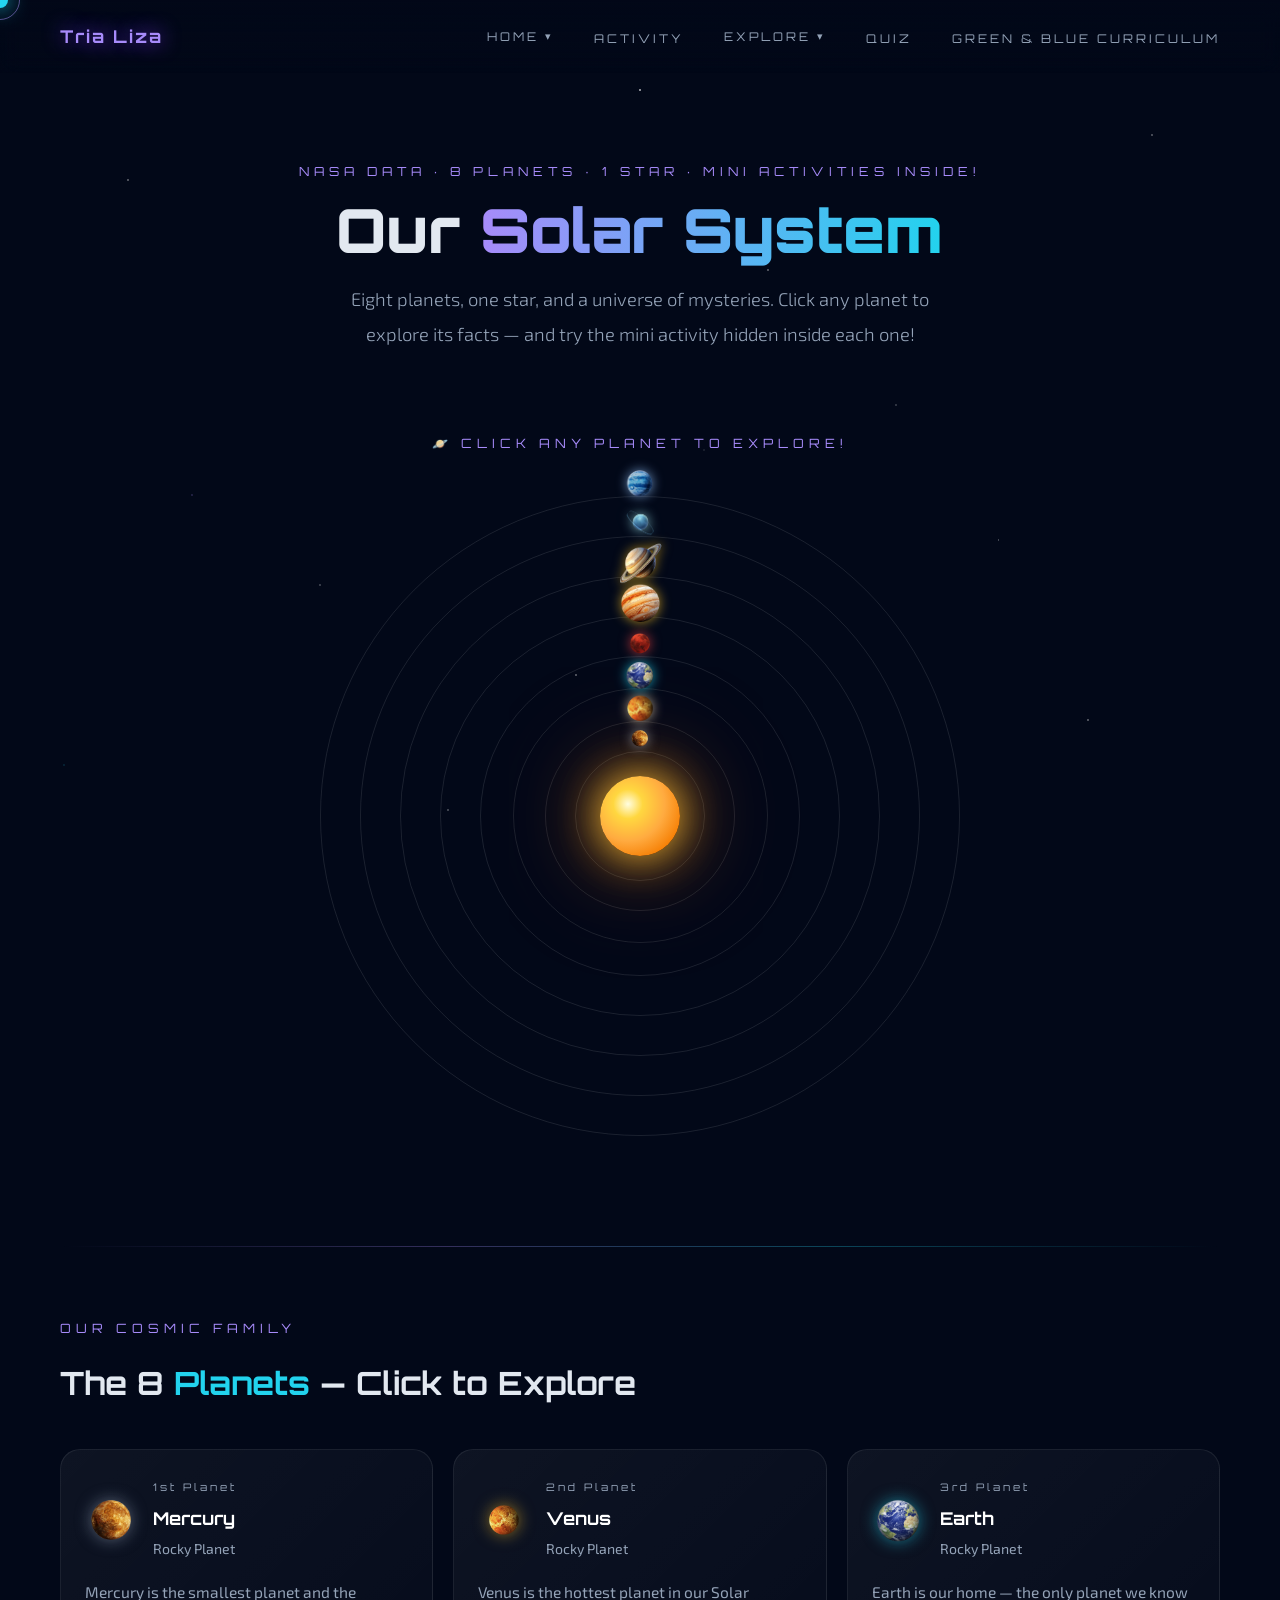
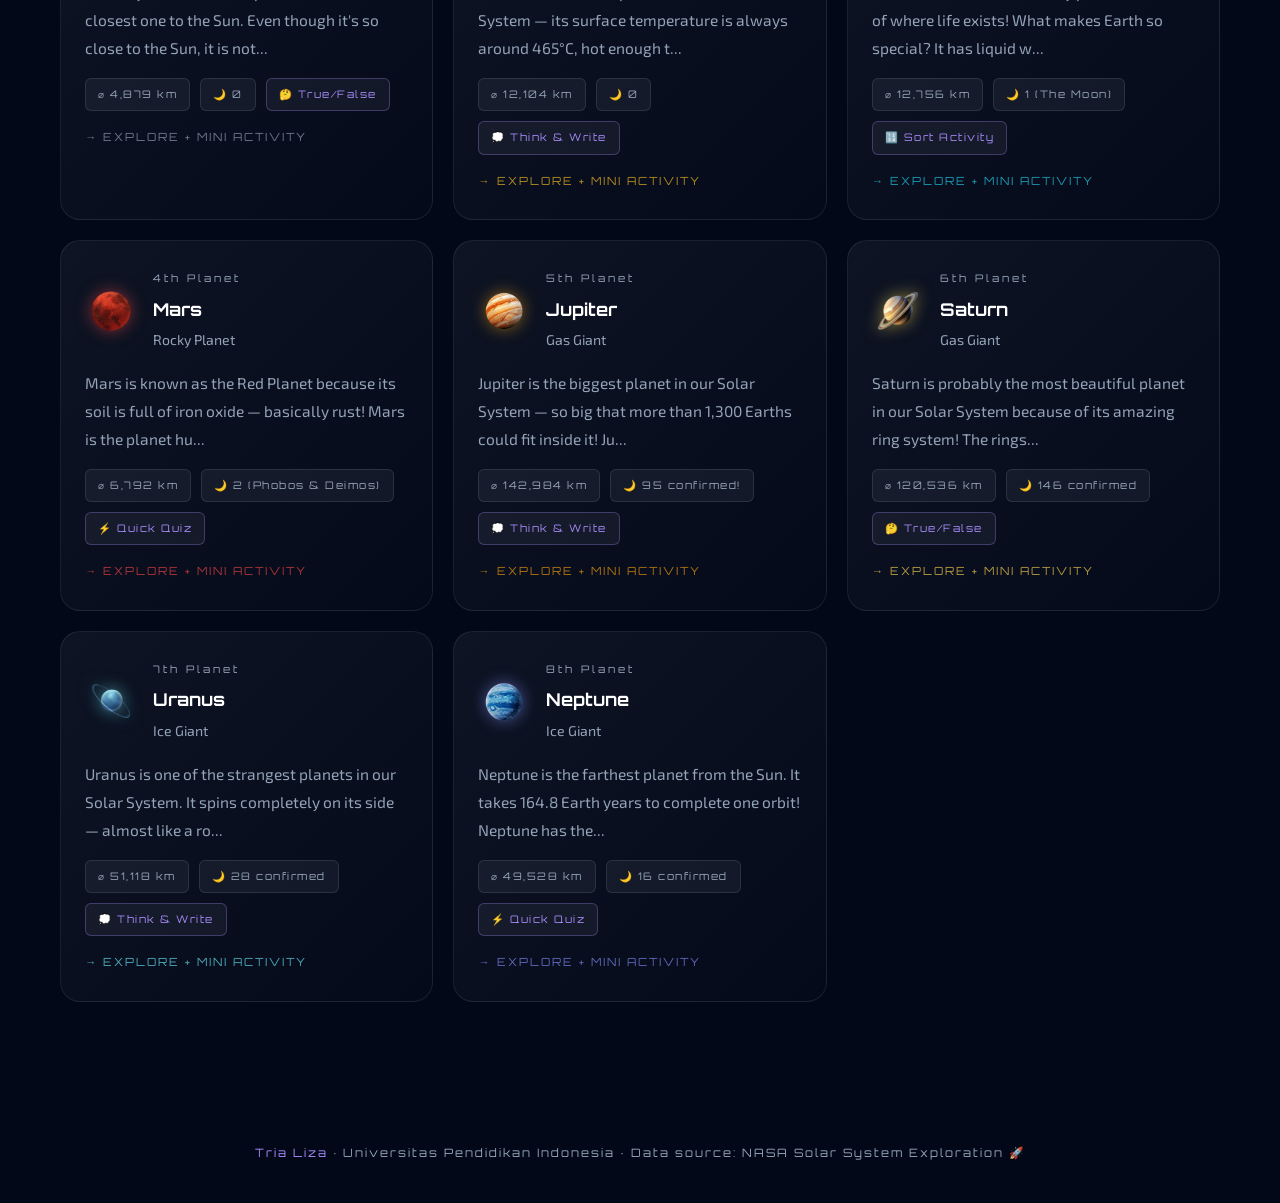
<file: solarsystem.html>
<!DOCTYPE html>
<html lang="en">
<head>
<meta charset="UTF-8">
<meta name="viewport" content="width=device-width, initial-scale=1.0">
<title>Solar System | Tria Liza</title>
<link href="https://fonts.googleapis.com/css2?family=Orbitron:wght@400;700;900&family=Exo+2:ital,wght@0,300;0,400;0,600;0,700;1,300&display=swap" rel="stylesheet">
<style>
:root {
  --space: #020818; --deep: #050d2a;
  --accent: #7c3aed; --glow: #a78bfa;
  --cyan: #22d3ee; --text: #e2e8f0; --muted: #94a3b8;
  --green: #4ade80; --yellow: #fbbf24; --orange: #f97316; --red: #f87171;
}
*, *::before, *::after { box-sizing: border-box; margin: 0; padding: 0; }
html { scroll-behavior: smooth; }
body {
  background: var(--space); color: var(--text);
  font-family: 'Exo 2', sans-serif; font-size: 18px;
  line-height: 1.85; min-height: 100vh; overflow-x: hidden; cursor: none;
}

/* CURSOR */
.cursor { position: fixed; width: 16px; height: 16px; background: var(--cyan); border-radius: 50%; pointer-events: none; z-index: 9999; transform: translate(-50%,-50%); transition: width .2s, height .2s, background .2s; box-shadow: 0 0 20px var(--cyan); mix-blend-mode: screen; }
.cursor-trail { position: fixed; width: 40px; height: 40px; border: 1px solid var(--glow); border-radius: 50%; pointer-events: none; z-index: 9998; transform: translate(-50%,-50%); transition: all .08s ease; opacity: .5; }

/* STARS */
body::before {
  content: ""; position: fixed; inset: 0; z-index: 0; pointer-events: none;
  background-image:
    radial-gradient(1px 1px at 10% 20%, white, transparent),
    radial-gradient(1px 1px at 25% 65%, rgba(255,255,255,.7), transparent),
    radial-gradient(1.5px 1.5px at 50% 10%, white, transparent),
    radial-gradient(1px 1px at 70% 45%, rgba(255,255,255,.6), transparent),
    radial-gradient(1px 1px at 85% 80%, white, transparent),
    radial-gradient(1px 1px at 35% 90%, rgba(255,255,255,.8), transparent),
    radial-gradient(1px 1px at 60% 30%, white, transparent),
    radial-gradient(1px 1px at 15% 55%, rgba(167,139,250,.6), transparent),
    radial-gradient(1px 1px at 90% 15%, rgba(255,255,255,.9), transparent),
    radial-gradient(1px 1px at 45% 75%, white, transparent),
    radial-gradient(1px 1px at 78% 60%, rgba(255,255,255,.5), transparent),
    radial-gradient(1px 1px at 5% 85%, rgba(34,211,238,.4), transparent),
    radial-gradient(1px 1px at 55% 50%, rgba(255,255,255,.3), transparent);
}

/* NAV */
nav { position: fixed; top: 0; left: 0; right: 0; z-index: 100; padding: 20px 60px; display: flex; justify-content: space-between; align-items: center; background: linear-gradient(to bottom, rgba(2,8,24,0.9), transparent); backdrop-filter: blur(10px); }
.nav-logo { font-family: 'Orbitron', sans-serif; font-size: 1.1rem; font-weight: 700; letter-spacing: 2px; color: var(--glow); text-shadow: 0 0 20px var(--accent); text-decoration: none; }
.nav-links { display: flex; gap: 40px; list-style: none; align-items: center; }
.nav-links a { font-family: 'Orbitron', sans-serif; font-size: 0.75rem; letter-spacing: 3px; text-transform: uppercase; color: var(--muted); text-decoration: none; transition: color 0.3s; position: relative; }
.nav-links a::after { content: ''; position: absolute; bottom: -4px; left: 0; width: 0; height: 1px; background: var(--cyan); transition: width 0.3s; }
.nav-links a:hover { color: var(--cyan); }
.nav-links a:hover::after { width: 100%; }
.has-dropdown { position: relative; align-self: center; }
.has-dropdown > a { display: flex; align-items: center; gap: 6px; }
.arrow { display: inline-block; font-size: 0.7rem; transition: transform 0.3s ease; }
.has-dropdown.open .arrow { transform: rotate(180deg); }
.dropdown { display: none; flex-direction: column; position: absolute; top: calc(100% + 14px); left: 50%; transform: translateX(-50%); background: rgba(5,13,42,0.97); border: 1px solid rgba(167,139,250,0.2); border-radius: 14px; padding: 10px 0; list-style: none; min-width: 180px; backdrop-filter: blur(16px); box-shadow: 0 8px 40px rgba(124,58,237,0.25); z-index: 200; animation: dropFade 0.25s ease forwards; }
@keyframes dropFade { from { opacity: 0; transform: translateX(-50%) translateY(-8px); } to { opacity: 1; transform: translateX(-50%) translateY(0); } }
.has-dropdown.open .dropdown { display: flex; }
.dropdown li a { display: flex; align-items: center; gap: 10px; padding: 10px 20px; font-family: 'Orbitron', sans-serif; font-size: 0.7rem; letter-spacing: 1.5px; color: var(--muted); text-decoration: none; transition: color 0.2s, background 0.2s; white-space: nowrap; }
.dropdown li a::after { display: none; }
.dropdown li a:hover { color: var(--cyan); background: rgba(34,211,238,0.07); }

/* HERO */
.page-hero { position: relative; z-index: 1; padding: 160px 60px 60px; text-align: center; }
.page-eyebrow { font-family: 'Orbitron', sans-serif; font-size: .78rem; letter-spacing: 5px; color: var(--glow); text-transform: uppercase; margin-bottom: 14px; display: block; opacity: 0; animation: fadeUp .8s .2s ease forwards; }
.page-title { font-family: 'Orbitron', sans-serif; font-size: clamp(2.2rem,5vw,3.8rem); font-weight: 900; line-height: 1.1; margin-bottom: 18px; opacity: 0; animation: fadeUp .8s .4s ease forwards; }
.page-title span { background: linear-gradient(90deg, var(--glow), var(--cyan)); -webkit-background-clip: text; -webkit-text-fill-color: transparent; background-clip: text; }
.page-sub { font-size: 1.15rem; font-weight: 300; line-height: 1.9; color: var(--muted); max-width: 620px; margin: 0 auto; opacity: 0; animation: fadeUp .8s .6s ease forwards; }
@keyframes fadeUp { from { opacity: 0; transform: translateY(24px); } to { opacity: 1; transform: translateY(0); } }

main { position: relative; z-index: 1; max-width: 1300px; margin: 0 auto; padding: 20px 60px 100px; }

/* SOLAR SYSTEM ANIMATION */
.planet-orbit {
  pointer-events: none; /* ← tambahkan ini */
}

.planet-wrap {
  pointer-events: all; /* ← pastikan planet tetap bisa diklik */
}
.solar-wrap { position: relative; width: 100%; display: flex; justify-content: center; margin-bottom: 80px; }
.solar-system { position: relative; width: 700px; height: 700px; display: flex; align-items: center; justify-content: center; flex-shrink: 0; }
.sun-center { width: 80px; height: 80px; border-radius: 50%; background: radial-gradient(circle at 35% 35%, #fffde0, #ffd740 20%, #ffab40 50%, #f57c00 80%, #bf360c); box-shadow: 0 0 40px rgba(255,200,50,.9), 0 0 80px rgba(249,115,22,.6), 0 0 140px rgba(249,115,22,.3); animation: sunPulse 4s ease-in-out infinite; position: absolute; z-index: 5; cursor: pointer; transition: transform .3s; }
.sun-center:hover { transform: scale(1.15); }
@keyframes sunPulse { 0%,100%{box-shadow:0 0 40px rgba(255,200,50,.9),0 0 80px rgba(249,115,22,.6),0 0 140px rgba(249,115,22,.3)} 50%{box-shadow:0 0 60px rgba(255,220,80,1),0 0 120px rgba(249,115,22,.8),0 0 200px rgba(249,115,22,.45)} }
.orbit-ring { position: absolute; border-radius: 50%; border: 1px solid rgba(255,255,255,.1); }
.orbit-ring-1{width:130px;height:130px} .orbit-ring-2{width:190px;height:190px} .orbit-ring-3{width:255px;height:255px} .orbit-ring-4{width:320px;height:320px} .orbit-ring-5{width:400px;height:400px} .orbit-ring-6{width:480px;height:480px} .orbit-ring-7{width:560px;height:560px} .orbit-ring-8{width:640px;height:640px}
.planet-orbit { position: absolute; border-radius: 50%; animation: orbitSpin var(--dur) linear infinite; }
.planet-orbit-1{width:130px;height:130px;--dur:6s} .planet-orbit-2{width:190px;height:190px;--dur:10s} .planet-orbit-3{width:255px;height:255px;--dur:15s} .planet-orbit-4{width:320px;height:320px;--dur:22s} .planet-orbit-5{width:400px;height:400px;--dur:32s} .planet-orbit-6{width:480px;height:480px;--dur:48s} .planet-orbit-7{width:560px;height:560px;--dur:70s} .planet-orbit-8{width:640px;height:640px;--dur:95s}
@keyframes orbitSpin { from{transform:rotate(0deg)} to{transform:rotate(360deg)} }
.planet-wrap { position: absolute; top: 0; left: 50%; transform: translate(-50%,-50%); cursor: pointer; z-index: 5; animation: counterSpin var(--dur) linear infinite; display: flex; flex-direction: column; align-items: center; gap: 4px; }
@keyframes counterSpin { from{transform:translate(-50%,-50%) rotate(0deg)} to{transform:translate(-50%,-50%) rotate(-360deg)} }
.planet-wrap img { display: block; border-radius: 50%; object-fit: cover; transition: transform .25s, filter .25s; filter: drop-shadow(0 0 6px var(--pglow, rgba(255,255,255,.3))); }
.planet-wrap:hover img { transform: scale(1.35); filter: drop-shadow(0 0 14px var(--pglow, rgba(255,255,255,.6))); }
.planet-wrap .planet-label { font-family: 'Orbitron', sans-serif; font-size: .52rem; letter-spacing: 1.5px; color: var(--muted); white-space: nowrap; opacity: 0; transition: opacity .2s; pointer-events: none; background: rgba(2,8,24,.85); border: 1px solid rgba(167,139,250,.25); border-radius: 4px; padding: 2px 7px; }
.planet-wrap:hover .planet-label { opacity: 1; }
.p-mercury img{width:18px;height:18px} .p-venus img{width:26px;height:26px} .p-earth img{width:28px;height:28px} .p-mars img{width:22px;height:22px} .p-jupiter img{width:46px;height:46px} .p-saturn img{width:44px;height:44px;border-radius:0!important;object-fit:contain!important} .p-uranus img{width:32px;height:32px} .p-neptune img{width:30px;height:30px}
.p-mercury{--pglow:rgba(176,176,176,.7)} .p-venus{--pglow:rgba(245,222,179,.7)} .p-earth{--pglow:rgba(34,211,238,.7)} .p-mars{--pglow:rgba(239,68,68,.7)} .p-jupiter{--pglow:rgba(251,191,36,.7)} .p-saturn{--pglow:rgba(212,160,23,.7)} .p-uranus{--pglow:rgba(165,243,252,.7)} .p-neptune{--pglow:rgba(147,197,253,.7)}

/* PLANET CARDS */
.section-label { font-family: 'Orbitron', sans-serif; font-size: .8rem; letter-spacing: 5px; color: var(--glow); text-transform: uppercase; margin-bottom: 14px; display: block; }
.section-heading { font-family: 'Orbitron', sans-serif; font-size: clamp(1.5rem,2.5vw,2rem); font-weight: 700; margin-bottom: 36px; }
.section-heading span { color: var(--cyan); }
.planets-grid { display: grid; grid-template-columns: repeat(auto-fit, minmax(280px,1fr)); gap: 20px; }
.planet-card { background: linear-gradient(135deg,rgba(255,255,255,.05),rgba(255,255,255,.01)); border: 1px solid rgba(255,255,255,.08); border-radius: 20px; padding: 28px 24px; cursor: pointer; transition: all .35s; position: relative; overflow: hidden; }
.planet-card::before { content:''; position:absolute; top:0; left:0; width:100%; height:3px; background:var(--card-color,var(--glow)); transform:scaleX(0); transition:transform .4s; transform-origin:left; }
.planet-card::after { content:''; position:absolute; inset:0; background:radial-gradient(circle at 50% 120%,var(--card-color,rgba(167,139,250,.1)),transparent 65%); opacity:0; transition:opacity .4s; }
.planet-card:hover { transform:translateY(-6px); border-color:rgba(255,255,255,.18); }
.planet-card:hover::before { transform:scaleX(1); }
.planet-card:hover::after { opacity:1; }
.card-top { display:flex; align-items:center; gap:16px; margin-bottom:16px; position:relative; z-index:1; }
.card-planet-icon { width:52px; height:52px; border-radius:50%; flex-shrink:0; }
.card-info { flex:1; }
.card-number { font-family:'Orbitron',sans-serif; font-size:.65rem; letter-spacing:3px; color:var(--muted); margin-bottom:4px; }
.card-name { font-family:'Orbitron',sans-serif; font-size:1.1rem; font-weight:700; color:white; }
.card-type { font-size:.88rem; color:var(--muted); margin-top:2px; }
.card-desc { font-size:.97rem; line-height:1.8; color:#94a3b8; margin-bottom:16px; position:relative; z-index:1; }
.card-stats { display:flex; gap:10px; flex-wrap:wrap; position:relative; z-index:1; }
.card-stat { font-family:'Orbitron',sans-serif; font-size:.65rem; letter-spacing:1.5px; background:rgba(255,255,255,.05); border:1px solid rgba(255,255,255,.1); border-radius:6px; padding:6px 12px; color:var(--muted); }
.card-cta { margin-top:16px; font-family:'Orbitron',sans-serif; font-size:.7rem; letter-spacing:2px; color:var(--card-color,var(--glow)); position:relative; z-index:1; opacity:.7; transition:opacity .3s; }
.planet-card:hover .card-cta { opacity:1; }

/* MODAL */
.modal-overlay { position:fixed; inset:0; z-index:500; background:rgba(2,8,24,.85); backdrop-filter:blur(12px); display:flex; align-items:center; justify-content:center; padding:20px; opacity:0; pointer-events:none; transition:opacity .35s; }
.modal-overlay.open { opacity:1; pointer-events:all; }
.modal { background:linear-gradient(145deg,#0a1628,#050d2a); border:1px solid rgba(167,139,250,.2); border-radius:28px; max-width:900px; width:100%; max-height:90vh; overflow-y:auto; position:relative; transform:translateY(30px) scale(.97); transition:transform .35s; scrollbar-width:thin; scrollbar-color:var(--accent) transparent; }
.modal-overlay.open .modal { transform:translateY(0) scale(1); }
.modal-header { padding:36px 40px 0; display:flex; align-items:flex-start; gap:24px; }
.modal-planet-visual { width:90px; height:90px; border-radius:50%; flex-shrink:0; position:relative; }
.modal-planet-glow { position:absolute; inset:-12px; border-radius:50%; filter:blur(14px); opacity:.5; }
.modal-planet-body { position:relative; width:100%; height:100%; border-radius:50%; z-index:1; }
.modal-title-wrap { flex:1; }
.modal-eyebrow { font-family:'Orbitron',sans-serif; font-size:.7rem; letter-spacing:4px; color:var(--muted); text-transform:uppercase; margin-bottom:6px; }
.modal-name { font-family:'Orbitron',sans-serif; font-size:clamp(1.8rem,4vw,2.6rem); font-weight:900; line-height:1; margin-bottom:8px; }
.modal-tags { display:flex; gap:8px; flex-wrap:wrap; }
.modal-tag { font-family:'Orbitron',sans-serif; font-size:.65rem; letter-spacing:2px; border:1px solid currentColor; border-radius:4px; padding:4px 12px; opacity:.7; }
.modal-close { position:absolute; top:20px; right:20px; width:40px; height:40px; border-radius:50%; background:rgba(255,255,255,.07); border:1px solid rgba(255,255,255,.15); color:var(--muted); font-size:1.2rem; cursor:pointer; display:flex; align-items:center; justify-content:center; transition:all .25s; z-index:10; }
.modal-close:hover { background:rgba(255,255,255,.15); color:white; }
.modal-body { padding:30px 40px 40px; }
.modal-desc { font-size:1.08rem; line-height:2; color:#cbd5e1; margin-bottom:28px; font-weight:300; }
.modal-desc strong { color:white; font-weight:600; }
.modal-simple-tag { display:inline-block; background:rgba(74,222,128,0.1); border:1px solid rgba(74,222,128,0.3); color:var(--green); font-size:.7rem; letter-spacing:2px; font-family:'Orbitron',sans-serif; padding:3px 10px; border-radius:6px; margin-bottom:14px; text-transform:uppercase; }
.modal-stats-grid { display:grid; grid-template-columns:repeat(auto-fit,minmax(160px,1fr)); gap:12px; margin-bottom:28px; }
.modal-stat { background:rgba(255,255,255,.04); border:1px solid rgba(255,255,255,.08); border-radius:12px; padding:16px 18px; }
.modal-stat-label { font-family:'Orbitron',sans-serif; font-size:.62rem; letter-spacing:2px; color:var(--muted); margin-bottom:8px; }
.modal-stat-val { font-family:'Orbitron',sans-serif; font-size:1rem; font-weight:700; }
.modal-section-title { font-family:'Orbitron',sans-serif; font-size:.78rem; letter-spacing:3px; color:var(--glow); text-transform:uppercase; margin-bottom:16px; padding-bottom:8px; border-bottom:1px solid rgba(167,139,250,.2); }
.modal-facts { display:flex; flex-direction:column; gap:12px; margin-bottom:28px; }
.modal-fact { display:flex; gap:12px; align-items:flex-start; font-size:1rem; line-height:1.85; color:#cbd5e1; }
.modal-fact-dot { width:7px; height:7px; border-radius:50%; flex-shrink:0; margin-top:9px; }
.modal-missions { display:flex; flex-wrap:wrap; gap:10px; }
.modal-mission { font-family:'Orbitron',sans-serif; font-size:.68rem; letter-spacing:1.5px; background:rgba(255,255,255,.05); border:1px solid rgba(255,255,255,.12); border-radius:8px; padding:9px 16px; color:var(--text); }
.modal-source { font-family:'Orbitron',sans-serif; font-size:.62rem; letter-spacing:2px; color:var(--muted); text-align:right; margin-top:24px; padding-top:16px; border-top:1px solid rgba(255,255,255,.06); opacity:.6; }
.vocab-box { background: rgba(34,211,238,0.05); border: 1px solid rgba(34,211,238,0.2); border-radius: 14px; padding: 18px 22px; margin-bottom: 20px; }
.vocab-title { font-family:'Orbitron',sans-serif; font-size:.65rem; letter-spacing:2px; color:var(--cyan); margin-bottom:12px; text-transform:uppercase; }
.vocab-list { display:flex; flex-direction:column; gap:8px; }
.vocab-item { font-size:.92rem; line-height:1.65; color:#94a3b8; }
.vocab-item strong { color:var(--text); }

/* ══════════════════════════════
   MINI ACTIVITY INSIDE MODAL
══════════════════════════════ */
.mini-activity {
  background: linear-gradient(135deg, rgba(124,58,237,.1), rgba(34,211,238,.05));
  border: 1px solid rgba(167,139,250,.3);
  border-radius: 18px;
  padding: 24px 26px;
  margin-top: 28px;
  position: relative;
  overflow: hidden;
}
.mini-activity::before {
  content: '';
  position: absolute; top: 0; left: 0; right: 0; height: 2px;
  background: linear-gradient(90deg, var(--accent), var(--cyan));
}
.mini-activity-header {
  display: flex; align-items: center; gap: 12px; margin-bottom: 18px;
}
.mini-activity-icon {
  font-size: 1.5rem; flex-shrink: 0;
}
.mini-activity-title {
  font-family: 'Orbitron', sans-serif; font-size: .72rem; letter-spacing: 2px;
  color: var(--glow); text-transform: uppercase;
}
.mini-activity-type {
  font-size: .82rem; color: var(--muted); margin-top: 2px;
}

/* THINK & SHARE — open textarea */
.think-box {
  background: rgba(255,255,255,.03);
  border: 1px solid rgba(255,255,255,.1);
  border-radius: 12px; padding: 16px 18px;
  font-size: 1rem; line-height: 1.8; color: #cbd5e1;
  margin-bottom: 14px;
  border-left: 3px solid var(--cyan);
}
.think-box strong { color: var(--cyan); }
.mini-textarea {
  width: 100%; min-height: 80px; background: rgba(255,255,255,.04);
  border: 1px solid rgba(255,255,255,.12); border-radius: 10px;
  color: var(--text); font-family: 'Exo 2', sans-serif; font-size: .97rem;
  padding: 12px 16px; resize: vertical; line-height: 1.7; transition: border-color .3s;
}
.mini-textarea:focus { outline: none; border-color: var(--glow); background: rgba(167,139,250,.05); }
.mini-reveal-btn {
  margin-top: 10px; padding: 9px 22px;
  background: transparent; border: 1px solid rgba(167,139,250,.3);
  border-radius: 9px; color: var(--glow);
  font-family: 'Orbitron', sans-serif; font-size: .65rem; letter-spacing: 2px;
  cursor: pointer; transition: all .25s; text-transform: uppercase;
}
.mini-reveal-btn:hover { background: rgba(167,139,250,.1); }
.mini-sample { display: none; margin-top: 12px; padding: 14px 16px; background: rgba(74,222,128,.06); border: 1px solid rgba(74,222,128,.2); border-radius: 10px; font-size: .93rem; color: #86efac; line-height: 1.75; }
.mini-sample.show { display: block; animation: fadeUp .3s ease; }
.mini-sample strong { color: var(--green); }

/* QUICK QUIZ (MC inside modal) */
.mini-quiz-q { font-size: 1rem; font-weight: 600; color: white; margin-bottom: 14px; line-height: 1.7; }
.mini-opts { display: flex; flex-direction: column; gap: 9px; margin-bottom: 12px; }
.mini-opt {
  padding: 11px 16px; border-radius: 10px; cursor: pointer;
  border: 1px solid rgba(255,255,255,.1); background: rgba(255,255,255,.03);
  font-size: .95rem; text-align: left; color: var(--text);
  transition: all .22s; display: flex; gap: 11px; align-items: flex-start;
}
.mini-opt:hover { border-color: rgba(167,139,250,.45); background: rgba(124,58,237,.07); }
.mini-opt.correct { border-color: var(--green); background: rgba(74,222,128,.08); color: var(--green); pointer-events: none; animation: optPop .4s ease; }
.mini-opt.wrong { border-color: var(--red); background: rgba(248,113,113,.07); color: var(--red); pointer-events: none; animation: optShake .3s ease; }
.mini-opt.dim { pointer-events: none; opacity: .4; }
.mini-opt-key { font-family: 'Orbitron', sans-serif; font-size: .7rem; font-weight: 700; flex-shrink: 0; color: var(--muted); margin-top: 2px; }
.mini-fb { font-size: .9rem; line-height: 1.75; padding: 12px 15px; border-radius: 9px; display: none; margin-top: 4px; }
.mini-fb.show.ok { display: block; background: rgba(74,222,128,.07); border: 1px solid rgba(74,222,128,.25); color: #86efac; }
.mini-fb.show.no { display: block; background: rgba(248,113,113,.07); border: 1px solid rgba(248,113,113,.25); color: #fca5a5; }

/* TRUE / FALSE inside modal */
.tf-row { display: flex; gap: 10px; margin-top: 10px; }
.mini-tf-btn {
  padding: 10px 24px; border-radius: 10px; font-family: 'Orbitron', sans-serif;
  font-size: .68rem; letter-spacing: 1px; cursor: pointer;
  border: 1px solid rgba(255,255,255,.15); background: rgba(255,255,255,.04);
  color: var(--text); transition: all .25s;
}
.mini-tf-btn:hover { transform: translateY(-2px); }
.mini-tf-btn.pick-t:hover { border-color: var(--green); color: var(--green); }
.mini-tf-btn.pick-f:hover { border-color: var(--red); color: var(--red); }
.mini-tf-btn.right { border-color: var(--green); color: var(--green); pointer-events: none; animation: optPop .4s ease; }
.mini-tf-btn.wrong-pick { border-color: var(--red); color: var(--red); pointer-events: none; animation: optShake .3s ease; }
.mini-tf-btn.dim { opacity: .3; pointer-events: none; }

/* SORT / RANK activity */
.sort-instruction { font-size: .92rem; color: var(--muted); margin-bottom: 12px; line-height: 1.7; }
.sort-chips { display: flex; flex-wrap: wrap; gap: 8px; margin-bottom: 12px; }
.sort-chip {
  font-family: 'Orbitron', sans-serif; font-size: .7rem; letter-spacing: 1px;
  padding: 8px 16px; border-radius: 50px;
  border: 1px solid rgba(255,255,255,.15); background: rgba(255,255,255,.05);
  color: var(--text); cursor: pointer; transition: all .22s;
}
.sort-chip:hover { border-color: var(--cyan); color: var(--cyan); background: rgba(34,211,238,.08); transform: translateY(-2px); }
.sort-chip.picked { opacity: .3; pointer-events: none; }
.sort-drop {
  display: flex; flex-wrap: wrap; gap: 8px; min-height: 48px;
  padding: 12px; border: 2px dashed rgba(167,139,250,.25);
  border-radius: 12px; margin-bottom: 12px; align-items: center;
}
.sort-placed {
  font-family: 'Orbitron', sans-serif; font-size: .7rem;
  padding: 7px 14px; border-radius: 50px;
  background: rgba(167,139,250,.12); border: 1px solid var(--glow);
  color: var(--glow); cursor: pointer; transition: all .2s;
}
.sort-placed:hover { background: rgba(167,139,250,.22); }
.sort-result { font-size: .92rem; line-height: 1.7; padding: 12px 16px; border-radius: 10px; display: none; margin-top: 8px; }
.sort-result.ok { display: block; background: rgba(74,222,128,.07); border: 1px solid rgba(74,222,128,.25); color: #86efac; }
.sort-result.no { display: block; background: rgba(248,113,113,.07); border: 1px solid rgba(248,113,113,.25); color: #fca5a5; }

@keyframes optPop { 0%{transform:scale(1)}40%{transform:scale(1.03)}100%{transform:scale(1)} }
@keyframes optShake { 0%,100%{transform:translateX(0)}25%{transform:translateX(-6px)}75%{transform:translateX(6px)} }

/* ── BURST CANVAS ── */
#burstCanvas { position: fixed; inset: 0; pointer-events: none; z-index: 600; }

/* ── TOAST ── */
.point-toast { position:fixed;top:88px;right:28px;background:rgba(5,13,42,.95);border:1px solid var(--green);border-radius:14px;padding:12px 20px;font-family:'Orbitron',sans-serif;font-size:.75rem;color:var(--green);z-index:700;opacity:0;transform:translateY(-10px) scale(.95);transition:all .3s;pointer-events:none;box-shadow:0 4px 20px rgba(74,222,128,.2); }
.point-toast.show { opacity:1;transform:translateY(0) scale(1); }

.divider-line { height:1px; background:linear-gradient(to right,transparent,rgba(167,139,250,.3),rgba(34,211,238,.3),transparent); margin:0 0 70px; }
footer { position:relative; z-index:1; text-align:center; padding:40px; font-family:'Orbitron',sans-serif; font-size:.72rem; letter-spacing:2px; color:var(--muted); }
footer span { color:var(--glow); }

@media (max-width:900px) {
  nav { padding:20px 24px; } .nav-links { gap:16px; } .nav-links a { font-size:.65rem; }
  main { padding:20px 24px 80px; } .page-hero { padding:130px 24px 40px; }
  .solar-system { width:340px; height:340px; } .sun-center { width:44px; height:44px; }
  .orbit-ring-1{width:68px;height:68px} .orbit-ring-2{width:98px;height:98px} .orbit-ring-3{width:130px;height:130px} .orbit-ring-4{width:162px;height:162px} .orbit-ring-5{width:200px;height:200px} .orbit-ring-6{width:238px;height:238px} .orbit-ring-7{width:276px;height:276px} .orbit-ring-8{width:314px;height:314px}
  .planet-orbit-1{width:68px;height:68px} .planet-orbit-2{width:98px;height:98px} .planet-orbit-3{width:130px;height:130px} .planet-orbit-4{width:162px;height:162px} .planet-orbit-5{width:200px;height:200px} .planet-orbit-6{width:238px;height:238px} .planet-orbit-7{width:276px;height:276px} .planet-orbit-8{width:314px;height:314px}
  .modal { border-radius:20px; } .modal-header { padding:24px 24px 0; flex-wrap:wrap; } .modal-body { padding:20px 24px 30px; }
}
</style>
</head>
<body>

<div class="cursor" id="cursor"></div>
<div class="cursor-trail" id="cursorTrail"></div>
<canvas id="burstCanvas"></canvas>
<div class="point-toast" id="toast">+10 points! 🎉</div>

<!-- NAV -->
<nav>
  <a class="nav-logo" href="index.html">Tria Liza</a>
  <ul class="nav-links">
    <li class="has-dropdown">
      <a href="#">Home <span class="arrow">▾</span></a>
      <ul class="dropdown">
        <li><a href="index.html#home">Home</a></li>
        <li><a href="index.html#about">About Me</a></li>
        <li><a href="SDGs.html">SDGs</a></li>
      </ul>
    </li>
    <li><a href="investigation.html">Activity</a></li>
    <li class="has-dropdown">
      <a href="#">Explore <span class="arrow">▾</span></a>
      <ul class="dropdown">
        <li><a href="solarsystem.html">Solar System</a></li>
        <li><a href="sun.html">The Sun</a></li>
        <li><a href="earth&moon.html">Earth & Moon</a></li>
        <li><a href="seasons.html">Seasons</a></li>
      </ul>
    </li>
    <li><a href="Activity.html">Quiz</a></li>
    <li><a href="Green&Blue.html">Green & Blue Curriculum</a></li>
  </ul>
</nav>

<!-- HERO -->
<header class="page-hero">
  <span class="page-eyebrow">NASA Data · 8 Planets · 1 Star · Mini Activities Inside!</span>
  <h1 class="page-title">Our <span>Solar System</span></h1>
  <p class="page-sub">Eight planets, one star, and a universe of mysteries. Click any planet to explore its facts — and try the mini activity hidden inside each one!</p>
</header>

<main>

<!-- SOLAR SYSTEM ANIMATION -->
<span class="section-label" style="text-align:center;display:block;margin-bottom:10px;">🪐 Click any planet to explore!</span>
<div class="solar-wrap">
  <div class="solar-system">
    <div class="orbit-ring orbit-ring-1"></div><div class="orbit-ring orbit-ring-2"></div><div class="orbit-ring orbit-ring-3"></div><div class="orbit-ring orbit-ring-4"></div><div class="orbit-ring orbit-ring-5"></div><div class="orbit-ring orbit-ring-6"></div><div class="orbit-ring orbit-ring-7"></div><div class="orbit-ring orbit-ring-8"></div>
    <div class="sun-center" onclick="openModal('sun')"></div>
    <div class="planet-orbit planet-orbit-1"><div class="planet-wrap p-mercury" onclick="openModal('mercury')" style="--dur:6s;"><img src="images/Download_Mercury_planet_on_transparent_backdrop_for_free-removebg-preview.png"><span class="planet-label">Mercury</span></div></div>
    <div class="planet-orbit planet-orbit-2"><div class="planet-wrap p-venus" onclick="openModal('venus')" style="--dur:10s;"><img src="images/Earth_Venus_Planet_Solar_System_Night_Sky_PNG-removebg-preview.png"><span class="planet-label">Venus</span></div></div>
    <div class="planet-orbit planet-orbit-3"><div class="planet-wrap p-earth" onclick="openModal('earth')" style="--dur:15s;"><img src="images/download__3_-removebg-preview.png"><span class="planet-label">Earth</span></div></div>
    <div class="planet-orbit planet-orbit-4"><div class="planet-wrap p-mars" onclick="openModal('mars')" style="--dur:22s;"><img src="images/There_s_no_other_planet_in_the_Solar_System_that_is_redder_than_Mars__the_red_planet__-removebg-preview.png"><span class="planet-label">Mars</span></div></div>
    <div class="planet-orbit planet-orbit-5"><div class="planet-wrap p-jupiter" onclick="openModal('jupiter')" style="--dur:32s;"><img src="images/Beautiful_Planet_Jupiter__Solar_System__Space__Planet_PNG_Transparent_Image_and_Clipart_for_Free_Download-removebg-preview.png"><span class="planet-label">Jupiter</span></div></div>
    <div class="planet-orbit planet-orbit-6"><div class="planet-wrap p-saturn" onclick="openModal('saturn')" style="--dur:48s;"><img src="images/Staurnus.png"><span class="planet-label">Saturn</span></div></div>
    <div class="planet-orbit planet-orbit-7"><div class="planet-wrap p-uranus" onclick="openModal('uranus')" style="--dur:70s;"><img src="images/Uranus-removebg-preview.png"><span class="planet-label">Uranus</span></div></div>
    <div class="planet-orbit planet-orbit-8"><div class="planet-wrap p-neptune" onclick="openModal('neptune')" style="--dur:95s;"><img src="images/Download_Contemporary_Neptune_Images_for_Your_Creative_Projects_for_free-removebg-preview.png"><span class="planet-label">Neptune</span></div></div>
  </div>
</div>

<div class="divider-line"></div>

<span class="section-label">Our Cosmic Family</span>
<h2 class="section-heading">The 8 <span>Planets</span> — Click to Explore</h2>
<div class="planets-grid" id="planetsGrid"></div>

</main>

<!-- MODAL -->
<div class="modal-overlay" id="modalOverlay" onclick="closeModalOutside(event)">
  <div class="modal" id="modal">
    <button class="modal-close" onclick="closeModal()">✕</button>
    <div class="modal-header" id="modalHeader"></div>
    <div class="modal-body" id="modalBody"></div>
  </div>
</div>

<footer>
  <span>Tria Liza</span> &middot; Universitas Pendidikan Indonesia &middot; Data source: NASA Solar System Exploration 🚀
</footer>

<script>
/* ── CURSOR ── */
const cursor = document.getElementById('cursor');
const trail = document.getElementById('cursorTrail');
document.addEventListener('mousemove', e => {
  cursor.style.left = e.clientX+'px'; cursor.style.top = e.clientY+'px';
  setTimeout(()=>{ trail.style.left=e.clientX+'px'; trail.style.top=e.clientY+'px'; },80);
});
document.querySelectorAll('a,button,.planet-card,.planet-wrap,.sun-center').forEach(el=>{
  el.addEventListener('mouseenter',()=>{cursor.style.width='24px';cursor.style.height='24px';cursor.style.background='var(--glow)';});
  el.addEventListener('mouseleave',()=>{cursor.style.width='16px';cursor.style.height='16px';cursor.style.background='var(--cyan)';});
});

/* ── BURST ── */
const bCv = document.getElementById('burstCanvas');
const bCtx = bCv.getContext('2d');
let parts = [], animating = false;
function resize(){ bCv.width=window.innerWidth; bCv.height=window.innerHeight; }
resize(); window.addEventListener('resize',resize);
function burst(x,y,col='#a78bfa'){
  for(let i=0;i<22;i++){
    const a=Math.random()*Math.PI*2,s=Math.random()*5+2;
    const colors=[col,'#22d3ee','#4ade80','#fbbf24'];
    parts.push({x,y,vx:Math.cos(a)*s,vy:Math.sin(a)*s,r:Math.random()*4+2,c:colors[Math.floor(Math.random()*colors.length)],life:1});
  }
  if(!animating) animBurst();
}
function animBurst(){
  animating=true; bCtx.clearRect(0,0,bCv.width,bCv.height);
  parts=parts.filter(p=>p.life>0);
  parts.forEach(p=>{ bCtx.globalAlpha=p.life; bCtx.beginPath(); bCtx.arc(p.x,p.y,p.r,0,Math.PI*2); bCtx.fillStyle=p.c; bCtx.fill(); p.x+=p.vx; p.y+=p.vy; p.vy+=.12; p.life-=.035; p.r*=.97; });
  bCtx.globalAlpha=1;
  if(parts.length) requestAnimationFrame(animBurst); else animating=false;
}

/* ── TOAST ── */
function showToast(msg='+10 points! 🎉'){
  const t=document.getElementById('toast'); t.textContent=msg; t.classList.add('show');
  setTimeout(()=>t.classList.remove('show'),1900);
}

/* ── DROPDOWN ── */
document.querySelectorAll('.has-dropdown > a').forEach(a=>{
  a.addEventListener('click',function(e){ e.preventDefault(); e.stopPropagation(); this.parentElement.classList.toggle('open'); });
});
document.addEventListener('click',()=>document.querySelectorAll('.has-dropdown').forEach(i=>i.classList.remove('open')));

/* ════════════════════════════════════════
   PLANET DATA
════════════════════════════════════════ */
const PLANETS = {
  sun: {
    name:'The Sun', number:'Center of Solar System', type:'Yellow Dwarf Star',
    color:'#fbbf24', bg:'radial-gradient(circle at 35% 35%,#fffde0,#ffd740 20%,#ffab40 50%,#f57c00)',
    tags:['Our Star','Made of Gas','4.6 Billion Years Old'],
    simpleDesc:`The Sun is the giant star at the center of our Solar System. It is so big that <strong>one million Earths</strong> could fit inside it! The Sun gives us light and heat — without it, Earth would be a frozen, dark rock with no life at all. Deep inside the Sun, hydrogen gas gets squeezed together so hard that it turns into helium and releases a massive amount of energy. This energy travels through space and reaches Earth in just <strong>8 minutes</strong>. The Sun looks yellow from Earth, but it is actually white in space!`,
    vocab:[
      {word:'Plasma', def:'The super-hot state of matter that the Sun is made of — even hotter than regular gas.'},
      {word:'Nuclear Fusion', def:'When hydrogen atoms join together inside the Sun\'s core to make energy and light.'},
      {word:'Corona', def:'The outer layer of the Sun\'s atmosphere — it is mysteriously much hotter than the surface.'},
    ],
    stats:[
      {label:'Diameter',val:'1,391,000 km'},{label:'Mass',val:'1.99 × 10³⁰ kg'},
      {label:'Surface Temp',val:'5,505°C'},{label:'Core Temp',val:'15,000,000°C'},
      {label:'Age',val:'4.6 Billion years'},{label:'Light to Earth',val:'8 min 20 sec'},
    ],
    facts:[
      'The Sun contains 99.86% of all the mass in our Solar System.',
      'The outer layer (corona) is much hotter than the surface — scientists are still figuring out why!',
      'Every second, the Sun converts 600 million tonnes of hydrogen into helium.',
      'The Sun is about halfway through its 10-billion-year life.',
    ],
    missions:['Parker Solar Probe','SOHO','SDO (Solar Dynamics Observatory)','Ulysses'],
    // MINI ACTIVITY: Quick Quiz
    miniActivity: {
      type: 'quiz',
      icon: '⚡',
      title: 'Quick Check',
      subtitle: 'Test your understanding!',
      q: 'How does the Sun produce its energy?',
      opts: [
        'It burns coal and gas like a giant furnace',
        'Hydrogen atoms fuse together in the core, releasing huge amounts of energy',
        'It absorbs heat from the planets',
        'It spins very fast, which generates heat',
      ],
      ans: 1,
      fb: '✅ Correct! This process is called nuclear fusion. In the Sun\'s core, the temperature and pressure are so extreme that hydrogen atoms are forced to join together, releasing the energy that becomes sunlight.',
      fbWrong: '❌ Not quite! The Sun\'s energy comes from nuclear fusion — hydrogen atoms joining together in the core. It\'s not combustion (burning) like a fire on Earth.',
    },
  },

  mercury: {
    name:'Mercury', number:'1st Planet', type:'Rocky Planet',
    color:'#94a3b8', bg:'radial-gradient(circle at 35% 35%,#d1d5db,#9ca3af 40%,#6b7280)',
    tags:['Closest to Sun','No Atmosphere','Tiny Planet'],
    simpleDesc:`Mercury is the <strong>smallest planet</strong> and the closest one to the Sun. Even though it's so close to the Sun, it is <strong>not the hottest planet</strong> — that's Venus! Why? Because Mercury has almost no atmosphere. An atmosphere acts like a blanket that keeps heat in. Without it, Mercury gets <strong>super hot during the day</strong> (up to 430°C) but then gets <strong>freezing cold at night</strong> (-180°C). Here's a fun fact: one <em>day</em> on Mercury takes longer than its whole <em>year</em>!`,
    vocab:[
      {word:'Atmosphere', def:'The layer of gases surrounding a planet. It keeps the planet warm and protects it.'},
      {word:'Crater', def:'A bowl-shaped hole made when a rock from space crashes into a planet\'s surface.'},
      {word:'Orbit', def:'The path a planet takes as it travels around the Sun.'},
    ],
    stats:[
      {label:'Diameter',val:'4,879 km'},{label:'Gravity',val:'3.7 m/s² (0.38× Earth)'},
      {label:'Year',val:'88 Earth days'},{label:'Day',val:'176 Earth days'},
      {label:'Distance from Sun',val:'57.9 million km'},{label:'Temperature',val:'-180°C to 430°C'},
      {label:'Moons',val:'0'},
    ],
    facts:[
      'Mercury is only slightly bigger than our Moon.',
      'One day on Mercury (176 Earth days) is longer than one year on Mercury (88 Earth days)!',
      'Mercury has a huge iron core that takes up 85% of the planet\'s radius.',
      'Scientists found ice in shadowed craters at Mercury\'s poles, even this close to the Sun!',
    ],
    missions:['Mariner 10 (1974)','MESSENGER (2004–2015)','BepiColombo (arriving 2025)'],
    // MINI ACTIVITY: True / False
    miniActivity: {
      type: 'tf',
      icon: '🤔',
      title: 'True or False?',
      subtitle: 'Think carefully before answering!',
      statement: 'Mercury is the hottest planet in the Solar System because it is the closest to the Sun.',
      ans: false,
      fb: '❌ FALSE! Mercury is NOT the hottest — Venus is! Even though Mercury is closer to the Sun, it has almost no atmosphere to trap heat. Venus has a thick CO₂ atmosphere that traps heat like a blanket, making it much hotter (465°C) than Mercury.',
      fbTrue: '❌ FALSE! Mercury is NOT the hottest — Venus is! Even though Mercury is closer to the Sun, it has almost no atmosphere to trap heat. Venus has a thick CO₂ atmosphere that traps heat like a blanket, making it much hotter (465°C) than Mercury.',
    },
  },

  venus: {
    name:'Venus', number:'2nd Planet', type:'Rocky Planet',
    color:'#fbbf24', bg:'radial-gradient(circle at 35% 35%,#fef3c7,#f59e0b 40%,#b45309)',
    tags:['Hottest Planet','Spins Backwards','Earth\'s Twin'],
    simpleDesc:`Venus is the <strong>hottest planet</strong> in our Solar System — its surface temperature is always around <strong>465°C</strong>, hot enough to melt lead! This is because Venus has a very thick atmosphere full of carbon dioxide (CO₂) gas that traps heat and never lets it escape. This is called the <strong>greenhouse effect</strong>. Venus is sometimes called Earth's twin because it is almost the same size as Earth. But life there would be impossible — the air is poisonous, the pressure would crush you, and it <strong>rains sulfuric acid</strong>! Venus also spins backwards compared to most planets, so the Sun rises in the west!`,
    vocab:[
      {word:'Greenhouse Effect', def:'When gases in the atmosphere trap heat from the Sun, making a planet very hot — like a greenhouse.'},
      {word:'Carbon Dioxide (CO₂)', def:'A gas found in Venus\'s thick atmosphere. On Earth, it\'s the gas we breathe out.'},
      {word:'Retrograde', def:'Moving in the opposite direction. Venus rotates backwards compared to most planets.'},
    ],
    stats:[
      {label:'Diameter',val:'12,104 km'},{label:'Gravity',val:'8.9 m/s² (0.91× Earth)'},
      {label:'Year',val:'225 Earth days'},{label:'Day',val:'117 Earth days'},
      {label:'Distance from Sun',val:'108.2 million km'},{label:'Temperature',val:'465°C (always!)'},
      {label:'Moons',val:'0'},
    ],
    facts:[
      'Venus is the brightest object in the night sky after the Moon.',
      'Pressure on Venus\'s surface is 92× Earth — like being 900 m underwater.',
      'Soviet probes landed on Venus but only survived about an hour before being destroyed.',
      'One day on Venus is longer than one year on Venus.',
    ],
    missions:['Mariner 2 (1962)','Venera probes (1970s–80s)','Magellan (1990)','Venus Express (2006)'],
    // MINI ACTIVITY: Think & Connect (inquiry)
    miniActivity: {
      type: 'think',
      icon: '🌍',
      title: 'Connect to the Real World',
      subtitle: 'Inquiry question — think and write your answer!',
      prompt: `<strong>Venus is a warning for Earth.</strong> Venus's runaway greenhouse effect happened because too much CO₂ built up in its atmosphere, trapping all the Sun's heat. <br><br>🤔 <strong>Think:</strong> Earth's CO₂ levels are slowly rising because humans burn fossil fuels (coal, oil, gas). Based on what you just learned about Venus, why should humans be worried — and what might we do differently?`,
      sample: `<strong>Sample thinking:</strong> Venus shows us what happens when CO₂ keeps building up — the planet becomes impossible to live on. On Earth, rising CO₂ is already making temperatures go up. If we don't reduce CO₂ emissions by switching to clean energy (like solar and wind power), Earth could become more and more extreme. The good news: Earth is not close to Venus's situation, but Venus is a clear warning to act now. This connects to SDG 13 (Climate Action).`,
    },
  },

  earth: {
    name:'Earth', number:'3rd Planet', type:'Rocky Planet',
    color:'#22d3ee', bg:'radial-gradient(circle at 35% 35%,#bfdbfe,#3b82f6 40%,#1e3a5f 70%,#16a34a)',
    tags:['Our Home','Only Known Life','Goldilocks Zone'],
    simpleDesc:`Earth is our home — the only planet we know of where life exists! What makes Earth so special? It has <strong>liquid water</strong> on its surface (71% of Earth is covered by ocean!). It has the <strong>right temperature</strong> — not too hot, not too cold. It has an atmosphere with <strong>oxygen</strong> for us to breathe. And it has a <strong>magnetic field</strong> that protects us from harmful radiation from the Sun. Earth is in what scientists call the <strong>"Goldilocks Zone"</strong> — the perfect distance from the Sun where water can stay liquid.`,
    vocab:[
      {word:'Goldilocks Zone', def:'The distance from a star where it is not too hot and not too cold — just right for liquid water.'},
      {word:'Magnetic Field', def:'An invisible force around Earth that protects us from harmful solar energy.'},
      {word:'Oxygen', def:'The gas living things need to breathe. It makes up 21% of Earth\'s atmosphere.'},
    ],
    stats:[
      {label:'Diameter',val:'12,756 km'},{label:'Gravity',val:'9.8 m/s²'},
      {label:'Year',val:'365.25 days'},{label:'Day',val:'24 hours'},
      {label:'Distance from Sun',val:'149.6 million km'},{label:'Temperature',val:'-88°C to 58°C'},
      {label:'Moons',val:'1 (The Moon)'},
    ],
    facts:[
      '71% of Earth\'s surface is covered by water — making it look blue from space.',
      'Earth is the densest planet in the Solar System.',
      'Earth is the only planet not named after a Roman god or goddess.',
      'Our Moon is unusually large — it helps stabilize Earth\'s tilt, giving us steady seasons.',
    ],
    missions:['ISS (humans living there since 2000)','Apollo Moon missions','Hundreds of Earth observation satellites'],
    // MINI ACTIVITY: Sort / Rank
    miniActivity: {
      type: 'sort',
      icon: '🔢',
      title: 'Put It in Order!',
      subtitle: 'Arrange these from closest to farthest from the Sun.',
      instruction: 'Click each planet in order from CLOSEST to FARTHEST from the Sun:',
      items: ['Mars','Venus','Earth','Mercury'],
      correct: ['Mercury','Venus','Earth','Mars'],
      fb_ok: '✅ Perfect! Mercury → Venus → Earth → Mars. The pattern is easy to remember: Mercury (closest), then Venus, then us (Earth), then Mars. The farther a planet is, the longer its year!',
      fb_no: '❌ Not quite! The correct order from the Sun is: Mercury → Venus → Earth → Mars. Remember: Mercury is the smallest and fastest, Mars is the "Red Planet" farther out.',
    },
  },

  mars: {
    name:'Mars', number:'4th Planet', type:'Rocky Planet',
    color:'#ef4444', bg:'radial-gradient(circle at 35% 35%,#fca5a5,#dc2626 45%,#7f1d1d)',
    tags:['The Red Planet','Robots Live Here','Could Humans Go?'],
    simpleDesc:`Mars is known as the <strong>Red Planet</strong> because its soil is full of iron oxide — basically rust! Mars is the planet humans most want to visit and possibly live on one day. It has a day almost the same as Earth's (24 hours 37 minutes), and it has <strong>seasons</strong> just like Earth. Mars has the <strong>tallest volcano</strong> in the whole Solar System — Olympus Mons — which is nearly <strong>3 times taller than Mount Everest</strong>! Scientists have found evidence that liquid water once flowed on Mars. Right now, Mars is inhabited only by <strong>robots</strong> — NASA's rovers explore it every day!`,
    vocab:[
      {word:'Iron Oxide', def:'A compound of iron and oxygen — also known as rust! It gives Mars its red colour.'},
      {word:'Rover', def:'A robotic vehicle that drives on a planet\'s surface and sends data back to scientists.'},
      {word:'Terraforming', def:'The idea of changing a planet\'s environment to make it livable for humans — like turning Mars into a new Earth.'},
    ],
    stats:[
      {label:'Diameter',val:'6,792 km'},{label:'Gravity',val:'3.7 m/s² (0.38× Earth)'},
      {label:'Year',val:'687 Earth days'},{label:'Day',val:'24 hours 37 minutes'},
      {label:'Distance from Sun',val:'227.9 million km'},{label:'Temperature',val:'-125°C to 20°C'},
      {label:'Moons',val:'2 (Phobos & Deimos)'},
    ],
    facts:[
      'Olympus Mons on Mars is the tallest volcano in the Solar System — nearly 3× taller than Everest.',
      'Mars has Valles Marineris — the longest canyon in the Solar System, as wide as the United States!',
      'Dust storms on Mars can cover the whole planet and last for months.',
      'NASA\'s Perseverance rover (landed 2021) is looking for signs of ancient life.',
    ],
    missions:['Viking 1 & 2 (1976)','Pathfinder (1997)','Curiosity (2012–now)','Perseverance (2021–now)'],
    // MINI ACTIVITY: Quick Quiz
    miniActivity: {
      type: 'quiz',
      icon: '🚀',
      title: 'Mission Planning Challenge',
      subtitle: 'Think like a scientist!',
      q: 'You are planning a human colony on Mars. Which is the BIGGEST challenge compared to living on Earth?',
      opts: [
        'Mars has too many moons — gravity would be strange',
        'Mars has no liquid water on the surface today, very thin atmosphere, and extreme cold (-125°C nights)',
        'Mars is too hot because it has the tallest volcano in the Solar System',
        'Mars rotates too slowly — one day is 100 Earth days long',
      ],
      ans: 1,
      fb: '✅ Correct! Mars has no liquid water on the surface (though ice exists at the poles), its atmosphere is 100× thinner than Earth\'s (mostly CO₂, not breathable), and nights drop to -125°C. Colonists would need a sealed habitat, oxygen supply, and radiation protection.',
      fbWrong: '❌ Not quite! Mars actually has 2 tiny moons, and its day is only slightly longer than Earth\'s (24 hours 37 minutes). The biggest problems are: no breathable atmosphere, no liquid water on the surface, extreme cold, and more radiation.',
    },
  },

  jupiter: {
    name:'Jupiter', number:'5th Planet', type:'Gas Giant',
    color:'#f59e0b', bg:'radial-gradient(circle at 35% 35%,#fef3c7,#d97706 35%,#92400e 70%,#78350f)',
    tags:['Biggest Planet','Great Red Spot','King of Planets'],
    simpleDesc:`Jupiter is the <strong>biggest planet</strong> in our Solar System — so big that more than <strong>1,300 Earths</strong> could fit inside it! Jupiter is a gas giant — it has no solid surface like Earth. It is made mostly of hydrogen and helium. The most famous feature of Jupiter is the <strong>Great Red Spot</strong>, which is a <strong>massive storm</strong> that has been spinning for at least <strong>350 years</strong> — bigger than the entire Earth! Jupiter also acts like Earth's protector — its huge gravity pulls in asteroids and comets that might otherwise hit us.`,
    vocab:[
      {word:'Gas Giant', def:'A very large planet made mostly of gas (like hydrogen and helium) with no solid surface.'},
      {word:'Great Red Spot', def:'A giant storm on Jupiter bigger than Earth! It has been spinning for hundreds of years.'},
      {word:'Gravity', def:'The force that pulls objects toward each other. Jupiter\'s gravity is so strong it deflects asteroids.'},
    ],
    stats:[
      {label:'Diameter',val:'142,984 km'},{label:'Gravity',val:'23.1 m/s² (2.36× Earth)'},
      {label:'Year',val:'11.9 Earth years'},{label:'Day',val:'9 hours 56 minutes'},
      {label:'Distance from Sun',val:'778.5 million km'},{label:'Temperature (clouds)',val:'-110°C'},
      {label:'Moons',val:'95 confirmed!'},
    ],
    facts:[
      'Jupiter is more than twice as massive as all other planets combined.',
      'Jupiter has the shortest day — it completes one rotation in under 10 hours!',
      'Europa (a moon of Jupiter) may have a liquid water ocean under its icy surface — possibly habitable!',
      'Jupiter gives off more heat than it receives from the Sun.',
    ],
    missions:['Voyager 1 & 2 (1979)','Galileo (1995–2003)','Juno (2016–now)','Europa Clipper (2024)'],
    // MINI ACTIVITY: Think & Connect (inquiry)
    miniActivity: {
      type: 'think',
      icon: '🔭',
      title: 'Science Inquiry',
      subtitle: 'Analyse and explain!',
      prompt: `Jupiter has <strong>95 confirmed moons</strong>. One of them — <strong>Europa</strong> — has a thick layer of ice on its surface, and scientists believe there is a liquid water ocean underneath. Scientists are excited that Europa might support life.<br><br>🤔 <strong>Think and explain:</strong> Why do scientists think liquid water makes a place more likely to have life? What does this tell us about where else in the universe life might exist — could it be places we've never thought of before?`,
      sample: `<strong>Sample thinking:</strong> All life on Earth needs liquid water to survive — even the toughest bacteria need it. So scientists use water as their key "clue" for life. If Europa has a liquid ocean under its ice (kept liquid by heat from Jupiter's gravity), it could have the basic conditions for simple life like microbes. This is exciting because it means life doesn't need to be on a rocky planet in the "Goldilocks Zone" — it could exist deep under the ice of a moon millions of kilometres from the Sun! This completely changes how we think about the search for life in the universe.`,
    },
  },

  saturn: {
    name:'Saturn', number:'6th Planet', type:'Gas Giant',
    color:'#fcd34d', bg:'radial-gradient(circle at 35% 35%,#fef9c3,#eab308 40%,#854d0e)',
    tags:['Amazing Rings','Lightest Planet','146 Moons'],
    simpleDesc:`Saturn is probably the most <strong>beautiful planet</strong> in our Solar System because of its amazing <strong>ring system</strong>! The rings are made of billions of pieces of ice and rock, from tiny grains to chunks as big as houses. Saturn is a gas giant made mostly of hydrogen and helium. Here's an amazing fact: Saturn is the <strong>least dense planet</strong> — it is so light that if you put it in a giant bathtub of water, <strong>it would float!</strong> Saturn has 146 moons — one of them, Titan, has rivers and lakes, but filled with liquid methane gas, not water!`,
    vocab:[
      {word:'Rings', def:'Bands of ice and rock orbiting around Saturn. They look solid but are made of separate pieces.'},
      {word:'Density', def:'How heavy something is for its size. Saturn is so large but so light it would float on water.'},
      {word:'Titan', def:'Saturn\'s largest moon. It has a thick atmosphere and lakes of liquid methane.'},
    ],
    stats:[
      {label:'Diameter',val:'120,536 km'},{label:'Gravity',val:'9.0 m/s² (0.92× Earth)'},
      {label:'Year',val:'29.4 Earth years'},{label:'Day',val:'10 hours 42 minutes'},
      {label:'Distance from Sun',val:'1.43 billion km'},{label:'Density',val:'0.687 g/cm³ (floats!)'},
      {label:'Moons',val:'146 confirmed'},
    ],
    facts:[
      'Saturn\'s rings stretch 282,000 km wide but can be less than 100 m thick — thinner than a building!',
      'Saturn is the only planet in the Solar System less dense than water.',
      'Titan has a thick atmosphere and is the only moon with liquid on its surface.',
      'The Cassini spacecraft orbited Saturn for 13 years before its planned final plunge in 2017.',
    ],
    missions:['Pioneer 11 (1979)','Voyager 1 & 2 (1980–81)','Cassini-Huygens (2004–2017)','Dragonfly (going to Titan, 2034)'],
    // MINI ACTIVITY: True / False
    miniActivity: {
      type: 'tf',
      icon: '🪐',
      title: 'Fact Check!',
      subtitle: 'Is this statement true or false?',
      statement: 'Saturn would float if you placed it in a giant ocean of water, because it is less dense than water.',
      ans: true,
      fb: '✅ TRUE! Saturn\'s density is 0.687 g/cm³, which is less than water\'s density of 1.0 g/cm³. Objects less dense than water float. Even though Saturn is enormous, it is made mostly of light gases (hydrogen and helium), so despite its size, it would float!',
      fbTrue: '✅ TRUE! Saturn\'s density is 0.687 g/cm³, which is less than water\'s density of 1.0 g/cm³. Objects less dense than water float. Even though Saturn is enormous, it is made mostly of light gases (hydrogen and helium), so despite its size, it would float!',
    },
  },

  uranus: {
    name:'Uranus', number:'7th Planet', type:'Ice Giant',
    color:'#67e8f9', bg:'radial-gradient(circle at 35% 35%,#e0f7fa,#00bcd4 45%,#006064)',
    tags:['Spins on Its Side','Ice Giant','Coldest Atmosphere'],
    simpleDesc:`Uranus is one of the strangest planets in our Solar System. It spins <strong>completely on its side</strong> — almost like a rolling ball! Scientists think a giant object crashed into Uranus billions of years ago and knocked it sideways. This means that Uranus's north pole has <strong>42 years of sunlight</strong> followed by <strong>42 years of total darkness</strong>! Uranus is an ice giant — not actually made of solid ice, but of water, methane, and ammonia in a super-hot slushy form. The methane gas in its atmosphere absorbs red light and reflects <strong>blue-green light</strong>, giving Uranus its beautiful aqua colour.`,
    vocab:[
      {word:'Axial Tilt', def:'The angle at which a planet is tilted. Uranus is tilted at 97.8° — almost completely on its side!'},
      {word:'Ice Giant', def:'A type of planet made of water, methane, and ammonia in a hot pressurized form — not actual ice.'},
      {word:'Methane', def:'A gas that makes Uranus look blue-green by absorbing red light and reflecting blue-green light.'},
    ],
    stats:[
      {label:'Diameter',val:'51,118 km'},{label:'Gravity',val:'8.7 m/s² (0.89× Earth)'},
      {label:'Year',val:'84 Earth years'},{label:'Day',val:'17 hours 14 minutes'},
      {label:'Distance from Sun',val:'2.87 billion km'},{label:'Min Temperature',val:'-224°C'},
      {label:'Moons',val:'28 confirmed'},
    ],
    facts:[
      'Uranus is tilted at 97.8° — it literally rolls around the Sun on its side!',
      'Uranus has the coldest atmosphere of any planet, even colder than Neptune which is farther away.',
      'Uranus has 13 narrow, dark rings.',
      'Only Voyager 2 has visited Uranus — in 1986. No mission has gone back since.',
    ],
    missions:['Voyager 2 (1986 flyby)','Uranus Orbiter (planned for 2030s)'],
    // MINI ACTIVITY: Think & Connect
    miniActivity: {
      type: 'think',
      icon: '🌀',
      title: 'Think Like a Scientist',
      subtitle: 'Observe, connect, and explain!',
      prompt: `Uranus is tilted at 97.8° — so its poles face the Sun instead of its equator. This means its north pole gets <strong>42 years of non-stop sunlight</strong>, then <strong>42 years of complete darkness</strong>.<br><br>🤔 <strong>On Earth, seasons are caused by Earth's 23.5° tilt.</strong> Using what you know about Earth's seasons, predict: what would seasons be like on Uranus? How would living things survive the 42-year night — if life could exist there at all?`,
      sample: `<strong>Sample thinking:</strong> On Earth, our 23.5° tilt gives us 4 regular seasons per year as we orbit the Sun. But Uranus is tilted at 97.8°, so its seasons are extreme — one pole gets 42 years of continuous sunlight (extreme summer) while the other has 42 years of darkness (extreme winter). Life as we know it would have enormous trouble surviving: plants can't photosynthesize without light, temperatures would be extreme, and organisms couldn't complete a life cycle in one "season." This shows us how important Earth's stable tilt is for life!`,
    },
  },

  neptune: {
    name:'Neptune', number:'8th Planet', type:'Ice Giant',
    color:'#818cf8', bg:'radial-gradient(circle at 35% 35%,#c7d2fe,#4f46e5 45%,#1e1b4b)',
    tags:['Windiest Planet','Farthest Away','Found by Maths!'],
    simpleDesc:`Neptune is the <strong>farthest planet</strong> from the Sun. It takes <strong>164.8 Earth years</strong> to complete one orbit! Neptune has the <strong>strongest winds</strong> of any planet — up to 2,100 km/h. That's faster than the speed of sound here on Earth! Neptune was discovered in an amazing way — not by looking through a telescope first, but by <strong>doing mathematics</strong>. Scientists noticed that Uranus wasn't moving exactly as expected, and they used maths to calculate that another planet must be pulling on it. When they looked where the maths said, Neptune was right there!`,
    vocab:[
      {word:'Supersonic', def:'Faster than the speed of sound. Neptune\'s winds are supersonic — faster than any wind on Earth.'},
      {word:'Mathematical Prediction', def:'Using maths to figure out where something is before you can actually see it.'},
      {word:'Triton', def:'Neptune\'s largest moon. It orbits backwards — scientists think Neptune captured it from deep space.'},
    ],
    stats:[
      {label:'Diameter',val:'49,528 km'},{label:'Gravity',val:'11.0 m/s² (1.12× Earth)'},
      {label:'Year',val:'164.8 Earth years'},{label:'Day',val:'16 hours 6 minutes'},
      {label:'Distance from Sun',val:'4.5 billion km'},{label:'Wind Speed',val:'Up to 2,100 km/h!'},
      {label:'Moons',val:'16 confirmed'},
    ],
    facts:[
      'Neptune has only completed one full orbit since it was discovered in 1846!',
      'Neptune\'s winds are the fastest in the Solar System — 2,100 km/h, faster than sound.',
      'Triton orbits Neptune backwards — it\'s the only large moon to do this.',
      'Only one spacecraft has visited Neptune — Voyager 2 flew past in 1989.',
    ],
    missions:['Voyager 2 (1989 flyby — the only visitor)','Hubble Space Telescope (observations)'],
    // MINI ACTIVITY: Quick Quiz
    miniActivity: {
      type: 'quiz',
      icon: '🔢',
      title: 'Science History Puzzle',
      subtitle: 'How was Neptune discovered?',
      q: 'Neptune was discovered in 1846 in a very unusual way. Which of the following best describes HOW it was found?',
      opts: [
        'A telescope found it by scanning the whole sky',
        'An astronaut on a rocket spotted it',
        'Scientists used mathematics — they calculated where it should be based on how Uranus was being pulled off course',
        'An Indonesian astronomer found it while studying star maps',
      ],
      ans: 2,
      fb: '✅ Correct! This was one of science\'s greatest mathematical predictions. Scientists noticed Uranus wasn\'t moving exactly as it should. They calculated that an unknown planet\'s gravity was pulling it. When telescopes looked at the predicted location — Neptune was there! This showed the power of science and mathematics working together.',
      fbWrong: '❌ Not quite! Neptune was discovered through a brilliant mathematical prediction. Scientists noticed Uranus wasn\'t moving correctly, calculated where the "mystery planet" pulling it must be, and then a telescope confirmed Neptune was exactly where the maths said it would be!',
    },
  },
};

const IMG = {
  mercury:'images/Download_Mercury_planet_on_transparent_backdrop_for_free-removebg-preview.png',
  venus:'images/Earth_Venus_Planet_Solar_System_Night_Sky_PNG-removebg-preview.png',
  earth:'images/download__3_-removebg-preview.png',
  mars:'images/There_s_no_other_planet_in_the_Solar_System_that_is_redder_than_Mars__the_red_planet__-removebg-preview.png',
  jupiter:'images/Beautiful_Planet_Jupiter__Solar_System__Space__Planet_PNG_Transparent_Image_and_Clipart_for_Free_Download-removebg-preview.png',
  saturn:'images/Staurnus.png',
  uranus:'images/Uranus-removebg-preview.png',
  neptune:'images/Download_Contemporary_Neptune_Images_for_Your_Creative_Projects_for_free-removebg-preview.png',
};

/* ── BUILD PLANET CARDS ── */
function buildCards() {
  const grid = document.getElementById('planetsGrid');
  const order = ['mercury','venus','earth','mars','jupiter','saturn','uranus','neptune'];
  const colorMap = {mercury:'#94a3b8',venus:'#fbbf24',earth:'#22d3ee',mars:'#ef4444',jupiter:'#f59e0b',saturn:'#fcd34d',uranus:'#67e8f9',neptune:'#818cf8'};
  const typeIcon = {mercury:'🪨',venus:'🪨',earth:'🪨',mars:'🪨',jupiter:'🌀',saturn:'🌀',uranus:'🧊',neptune:'🧊'};
  order.forEach(id => {
    const p = PLANETS[id]; const c = colorMap[id];
    const card = document.createElement('div');
    card.className='planet-card'; card.style.setProperty('--card-color',c);
    card.onclick=()=>openModal(id);
    const isSaturn = id==='saturn';
    const shortDesc = p.simpleDesc.replace(/<[^>]+>/g,'').substring(0,110)+'...';
    // activity type label
    const actLabel = p.miniActivity ? {quiz:'⚡ Quick Quiz',tf:'🤔 True/False',think:'💭 Think & Write',sort:'🔢 Sort Activity'}[p.miniActivity.type] : '';
    card.innerHTML=`
      <div class="card-top">
        <div class="card-planet-icon" style="background:transparent;display:flex;align-items:center;justify-content:center;overflow:visible;">
          <img src="${IMG[id]}" style="width:${isSaturn?'56px':'44px'};height:${isSaturn?'42px':'44px'};object-fit:contain;filter:drop-shadow(0 0 8px ${c}88);">
        </div>
        <div class="card-info">
          <div class="card-number">${p.number}</div>
          <div class="card-name">${p.name}</div>
          <div class="card-type">${p.type}</div>
        </div>
      </div>
      <div class="card-desc">${shortDesc}</div>
      <div class="card-stats">
        <span class="card-stat">⌀ ${p.stats[0].val}</span>
        <span class="card-stat">🌙 ${p.stats.find(s=>s.label==='Moons')?.val||'—'}</span>
        ${actLabel?`<span class="card-stat" style="border-color:rgba(167,139,250,.3);color:var(--glow);">${actLabel}</span>`:''}
      </div>
      <div class="card-cta">→ EXPLORE + MINI ACTIVITY</div>
    `;
    grid.appendChild(card);
  });
}

/* ── BUILD MINI ACTIVITY HTML ── */
function buildMiniActivity(p, id, c) {
  const ma = p.miniActivity; if(!ma) return '';
  let inner = '';

  if(ma.type === 'quiz'){
    const uid = 'mq_'+id;
    inner = `
      <div class="mini-quiz-q">${ma.q}</div>
      <div class="mini-opts" id="${uid}_opts">
        ${ma.opts.map((o,i)=>`
          <button class="mini-opt" onclick="answerMiniQuiz('${uid}',${i},${ma.ans},'${escHtml(ma.fb)}','${escHtml(ma.fbWrong||ma.fb)}',this,event)">
            <span class="mini-opt-key">${['A','B','C','D'][i]}.</span><span>${o}</span>
          </button>`).join('')}
      </div>
      <div class="mini-fb" id="${uid}_fb"></div>`;
  }
  else if(ma.type === 'tf'){
    const uid = 'tf_'+id;
    inner = `
      <div class="think-box">${ma.statement}</div>
      <div class="tf-row">
        <button class="mini-tf-btn pick-t" onclick="answerMiniTF('${uid}',true,${ma.ans},'${escHtml(ma.fbTrue||ma.fb)}','${escHtml(ma.fb)}',this,event)">✓ True</button>
        <button class="mini-tf-btn pick-f" onclick="answerMiniTF('${uid}',false,${ma.ans},'${escHtml(ma.fbTrue||ma.fb)}','${escHtml(ma.fb)}',this,event)">✗ False</button>
      </div>
      <div class="mini-fb" id="${uid}_fb"></div>`;
  }
  else if(ma.type === 'think'){
    const uid = 'th_'+id;
    inner = `
      <div class="think-box">${ma.prompt}</div>
      <textarea class="mini-textarea" id="${uid}_ta" placeholder="Write your answer here — think carefully and explain your reasoning..."></textarea>
      <button class="mini-reveal-btn" onclick="revealSample('${uid}')">👁 Show Sample Answer</button>
      <div class="mini-sample" id="${uid}_sample">${ma.sample}</div>`;
  }
  else if(ma.type === 'sort'){
    const uid = 'so_'+id;
    inner = `
      <div class="sort-instruction">${ma.instruction}</div>
      <div class="sort-chips" id="${uid}_pool">
        ${[...ma.items].sort(()=>Math.random()-.5).map(item=>`
          <div class="sort-chip" id="${uid}_chip_${item}" onclick="pickSortChip('${uid}','${item}',this,'${ma.correct.join(',')}','${escHtml(ma.fb_ok)}','${escHtml(ma.fb_no)}')">${item}</div>`).join('')}
      </div>
      <div class="sort-drop" id="${uid}_drop"><span style="color:var(--muted);font-size:.85rem;">Click planets above to add them here...</span></div>
      <div class="sort-result" id="${uid}_result"></div>`;
  }

  return `
    <div class="mini-activity">
      <div class="mini-activity-header">
        <div class="mini-activity-icon">${ma.icon}</div>
        <div>
          <div class="mini-activity-title">${ma.title}</div>
          <div class="mini-activity-type">${ma.subtitle}</div>
        </div>
      </div>
      ${inner}
    </div>`;
}

function escHtml(s){ return (s||'').replace(/'/g,"&#39;").replace(/"/g,'&quot;'); }

/* ── MINI ACTIVITY HANDLERS ── */
function answerMiniQuiz(uid, i, ans, fbOk, fbNo, btn, e){
  const opts = document.querySelectorAll(`#${uid}_opts .mini-opt`);
  const fb = document.getElementById(`${uid}_fb`);
  opts.forEach((o,idx)=>{ o.classList.add(idx===ans?'correct':'dim'); if(idx===i&&i!==ans)o.classList.add('wrong'); });
  const ok = i===ans;
  fb.className='mini-fb show '+(ok?'ok':'no');
  fb.innerHTML = ok ? fbOk.replace(/&#39;/g,"'").replace(/&quot;/g,'"') : fbNo.replace(/&#39;/g,"'").replace(/&quot;/g,'"');
  if(ok){ showToast('+10 pts! Correct! ✅'); const r=btn.getBoundingClientRect(); burst(r.left+r.width/2,r.top+r.height/2); }
  if(e) e.stopPropagation();
}
function answerMiniTF(uid, guess, ans, fbT, fbF, btn, e){
  const card = btn.closest('.tf-row');
  if(card.dataset.done) return; card.dataset.done='y';
  const fb = document.getElementById(`${uid}_fb`);
  card.querySelectorAll('.mini-tf-btn').forEach(b=>b.classList.add('dim'));
  btn.classList.remove('dim');
  const ok = guess === (ans === true || ans === 'true');
  btn.classList.add(ok?'right':'wrong-pick');
  fb.className='mini-fb show '+(ok?'ok':'no');
  fb.innerHTML = (guess ? fbT : fbF).replace(/&#39;/g,"'").replace(/&quot;/g,'"');
  if(ok){ showToast('+10 pts! Correct! ✅'); const r=btn.getBoundingClientRect(); burst(r.left+r.width/2,r.top+r.height/2); }
  if(e) e.stopPropagation();
}
function revealSample(uid){
  document.getElementById(`${uid}_sample`).classList.add('show');
  const btn = document.querySelector(`[onclick="revealSample('${uid}')"]`);
  if(btn) btn.style.display='none';
}

// Sort activity state
const sortState = {};
function pickSortChip(uid, item, el, correctStr, fbOk, fbNo){
  if(!sortState[uid]) sortState[uid]=[];
  if(sortState[uid].includes(item)) return;
  el.classList.add('picked');
  sortState[uid].push(item);
  const drop = document.getElementById(`${uid}_drop`);
  if(drop.querySelector('span')) drop.innerHTML='';
  const chip = document.createElement('div');
  chip.className='sort-placed';chip.textContent=`${sortState[uid].length}. ${item}`;chip.dataset.item=item;
  chip.onclick=()=>{
    sortState[uid]=sortState[uid].filter(x=>x!==item);
    chip.remove();
    document.getElementById(`${uid}_chip_${item}`).classList.remove('picked');
    if(sortState[uid].length===0) drop.innerHTML='<span style="color:var(--muted);font-size:.85rem;">Click planets above to add them here...</span>';
    document.querySelectorAll(`#${uid}_drop .sort-placed`).forEach((c,i)=>c.textContent=`${i+1}. ${c.dataset.item}`);
    document.getElementById(`${uid}_result`).className='sort-result';
  };
  drop.appendChild(chip);
  const correct = correctStr.split(',');
  if(sortState[uid].length === correct.length){
    const res = document.getElementById(`${uid}_result`);
    const ok = sortState[uid].every((p,i)=>p===correct[i]);
    res.className='sort-result '+(ok?'ok':'no');
    res.innerHTML = (ok ? fbOk : fbNo).replace(/&#39;/g,"'").replace(/&quot;/g,'"');
    if(ok){ showToast('+10 pts! Perfect order! 🎉'); const r=drop.getBoundingClientRect(); burst(r.left+r.width/2,r.top+r.height/2); }
  }
}

/* ── OPEN MODAL ── */
function openModal(id) {
  const p = PLANETS[id]; if(!p) return;
  const colorMap={sun:'#fbbf24',mercury:'#94a3b8',venus:'#fbbf24',earth:'#22d3ee',mars:'#ef4444',jupiter:'#f59e0b',saturn:'#fcd34d',uranus:'#67e8f9',neptune:'#818cf8'};
  const c = colorMap[id]||'#a78bfa';
  const imgSrc = IMG[id]; const isSaturn = id==='saturn';

  document.getElementById('modalHeader').innerHTML=`
    <div class="modal-planet-visual" style="background:transparent;display:flex;align-items:center;justify-content:center;overflow:visible;">
      <div class="modal-planet-glow" style="background:${c};"></div>
      <img src="${imgSrc||''}" style="position:relative;z-index:1;width:${isSaturn?'100px':'80px'};height:${isSaturn?'76px':'80px'};object-fit:contain;filter:drop-shadow(0 0 20px ${c}88);" ${!imgSrc?'hidden':''}>
    </div>
    <div class="modal-title-wrap">
      <div class="modal-eyebrow">${p.number} · ${p.type}</div>
      <div class="modal-name" style="color:${c};">${p.name}</div>
      <div class="modal-tags">${p.tags.map(t=>`<span class="modal-tag" style="color:${c}">${t}</span>`).join('')}</div>
    </div>`;

  document.getElementById('modalBody').innerHTML=`
    <p class="modal-desc">${p.simpleDesc}</p>
    ${p.vocab?`<div class="vocab-box">
      <div class="vocab-title">📚 Key Words</div>
      <div class="vocab-list">${p.vocab.map(v=>`<div class="vocab-item"><strong>${v.word}:</strong> ${v.def}</div>`).join('')}</div>
    </div>`:''}
    <div class="modal-section-title" style="color:${c};">⚡ Planet Data</div>
    <div class="modal-stats-grid">${p.stats.map(s=>`<div class="modal-stat"><div class="modal-stat-label">${s.label}</div><div class="modal-stat-val" style="color:${c};">${s.val}</div></div>`).join('')}</div>
    <div class="modal-section-title" style="color:${c};">🔭 Cool Facts</div>
    <div class="modal-facts">${p.facts.map(f=>`<div class="modal-fact"><div class="modal-fact-dot" style="background:${c};"></div>${f}</div>`).join('')}</div>
    <div class="modal-section-title" style="color:${c};">🚀 Space Missions</div>
    <div class="modal-missions">${p.missions.map(m=>`<span class="modal-mission">${m}</span>`).join('')}</div>
    ${buildMiniActivity(p, id, c)}
    <div class="modal-source">Source: NASA Solar System Exploration · science.nasa.gov</div>`;

  document.getElementById('modalOverlay').classList.add('open');
  document.body.style.overflow='hidden';
}

function closeModal() { document.getElementById('modalOverlay').classList.remove('open'); document.body.style.overflow=''; }
function closeModalOutside(e) { if(e.target===document.getElementById('modalOverlay')) closeModal(); }
document.addEventListener('keydown', e=>{ if(e.key==='Escape') closeModal(); });

buildCards();
</script>
</body>
</html>
</file>
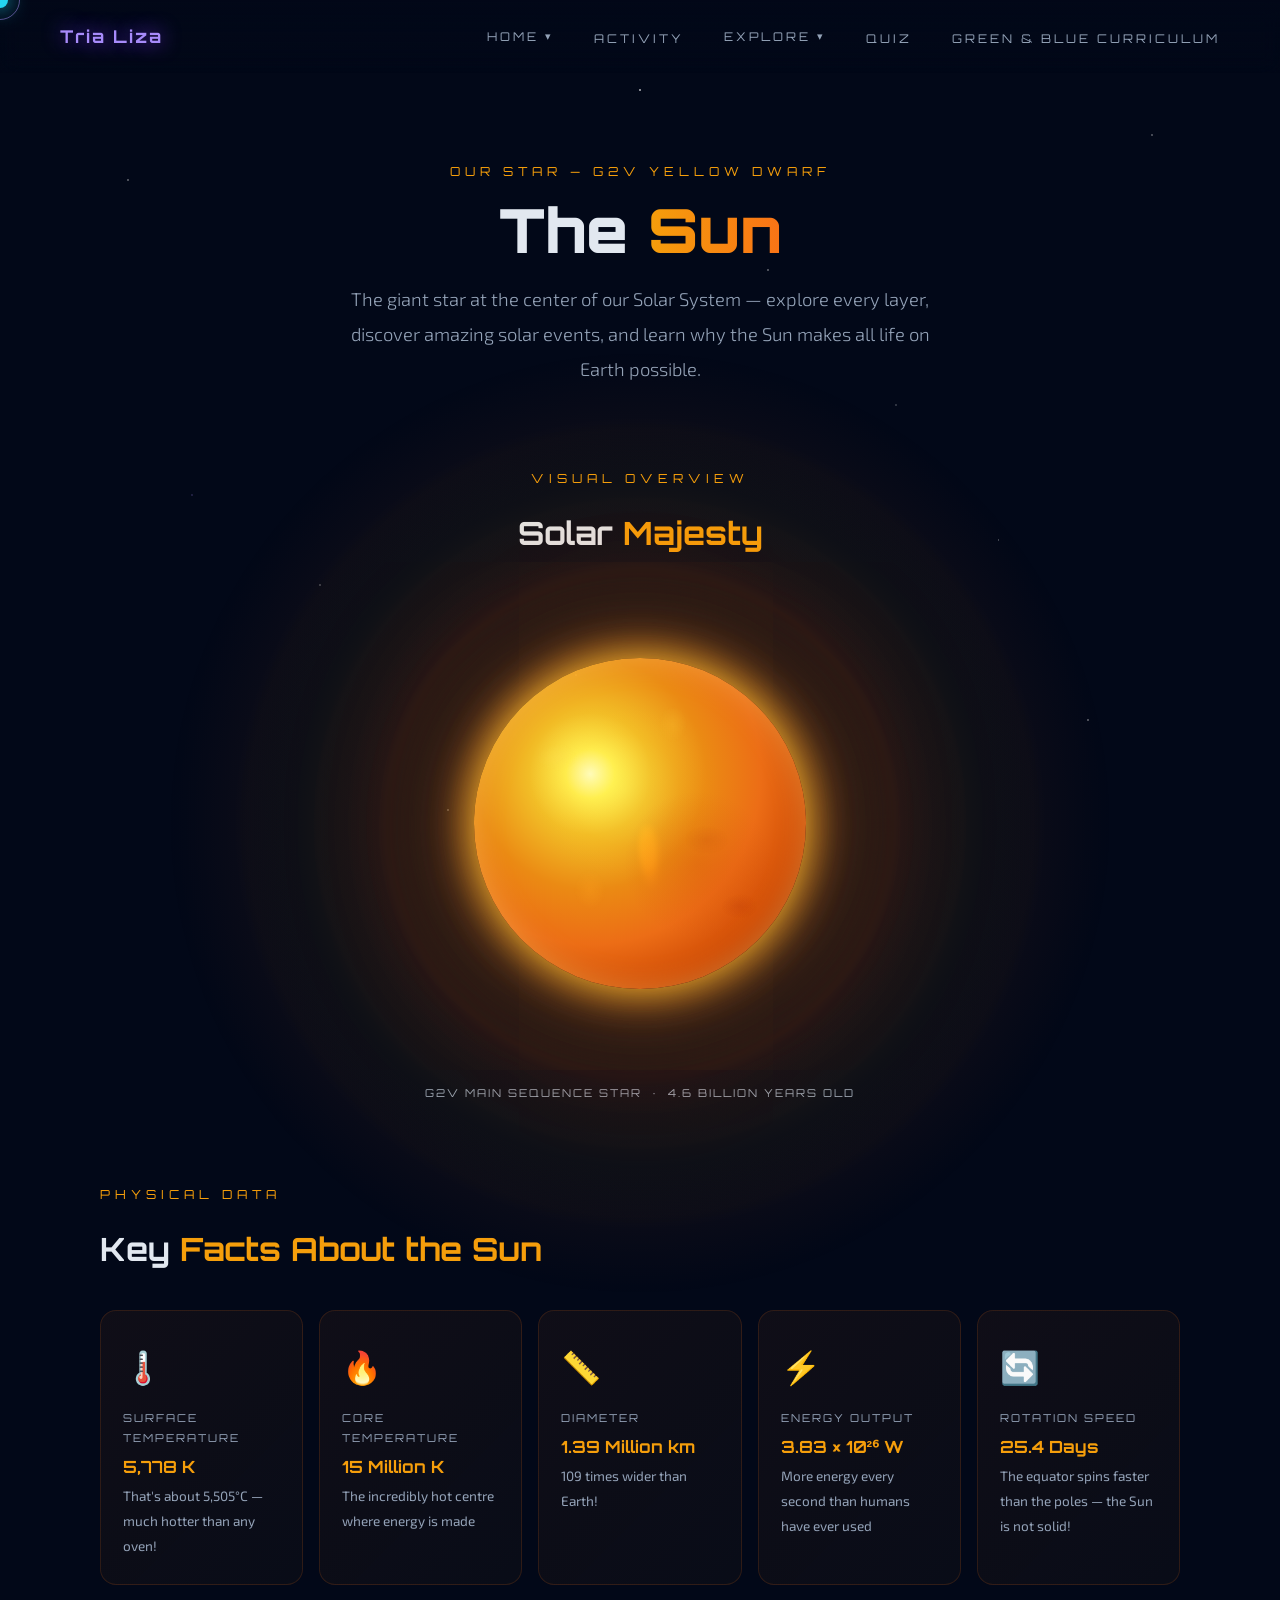
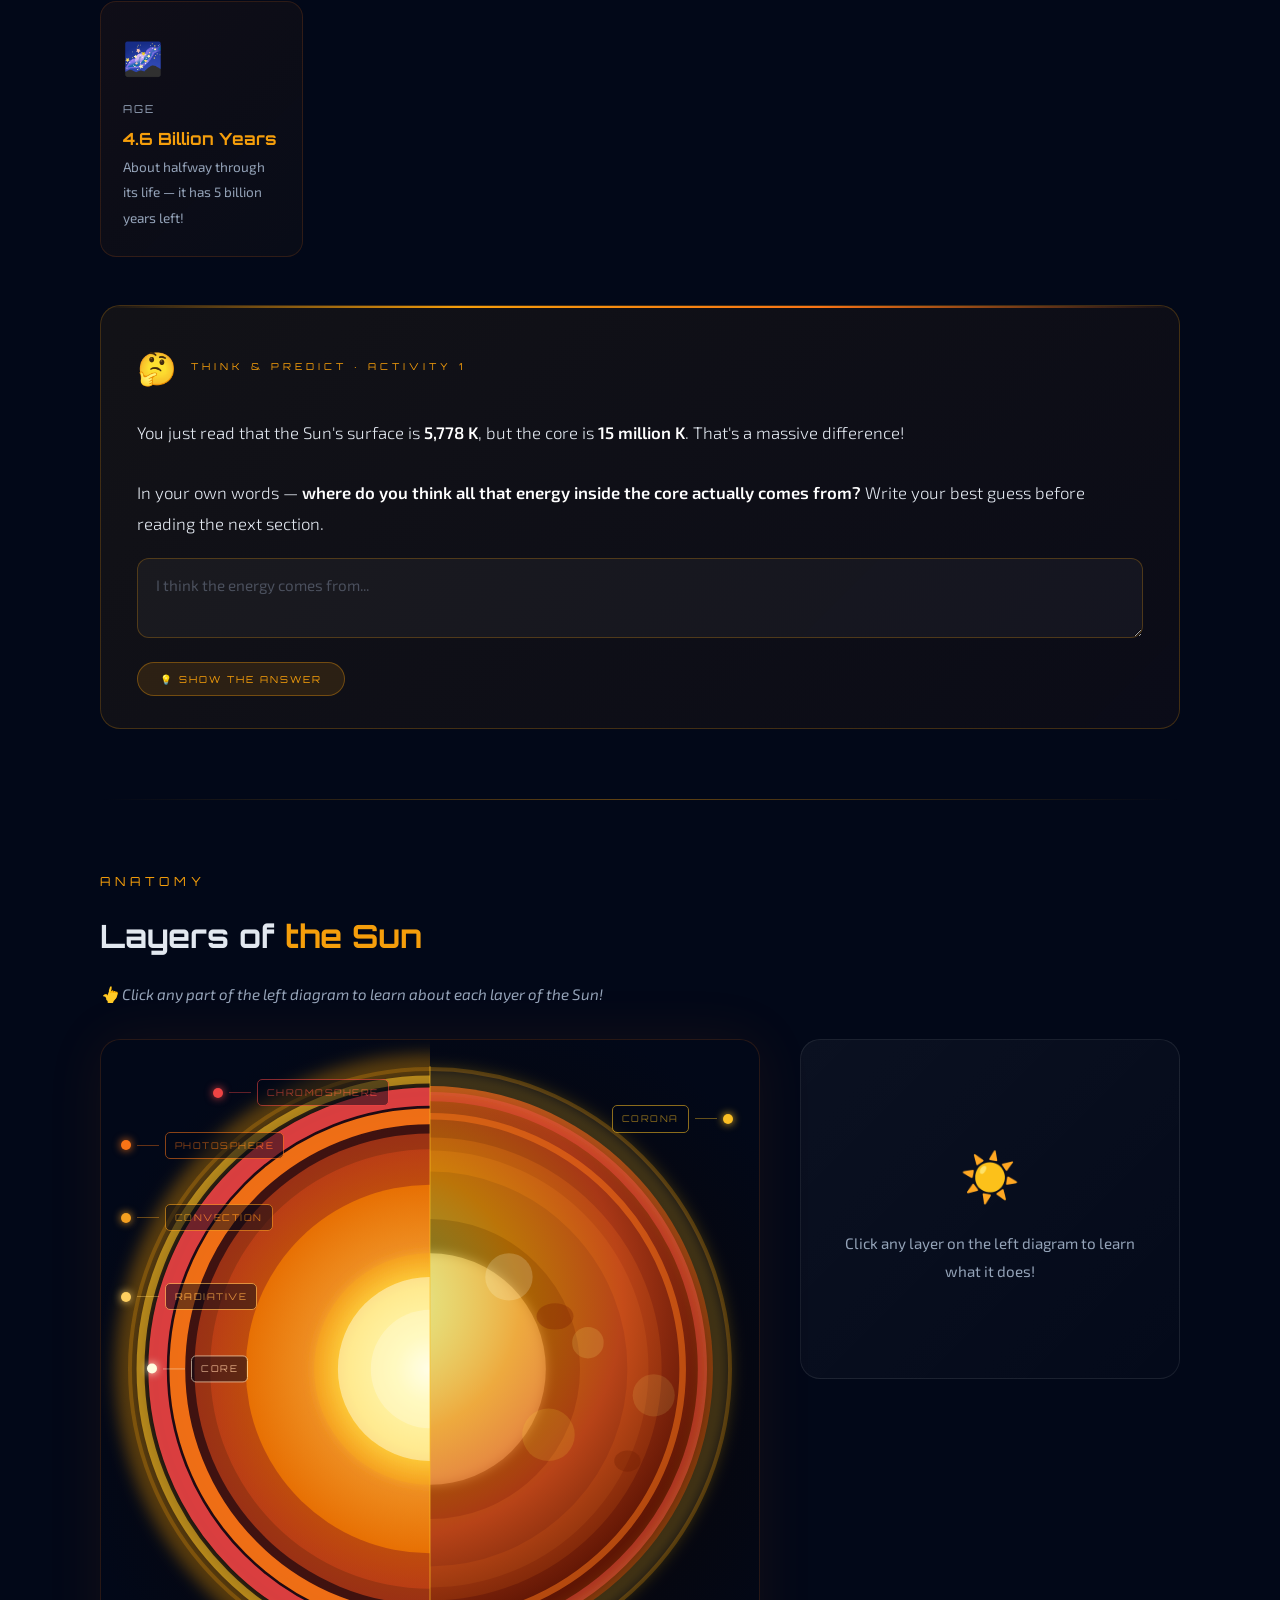
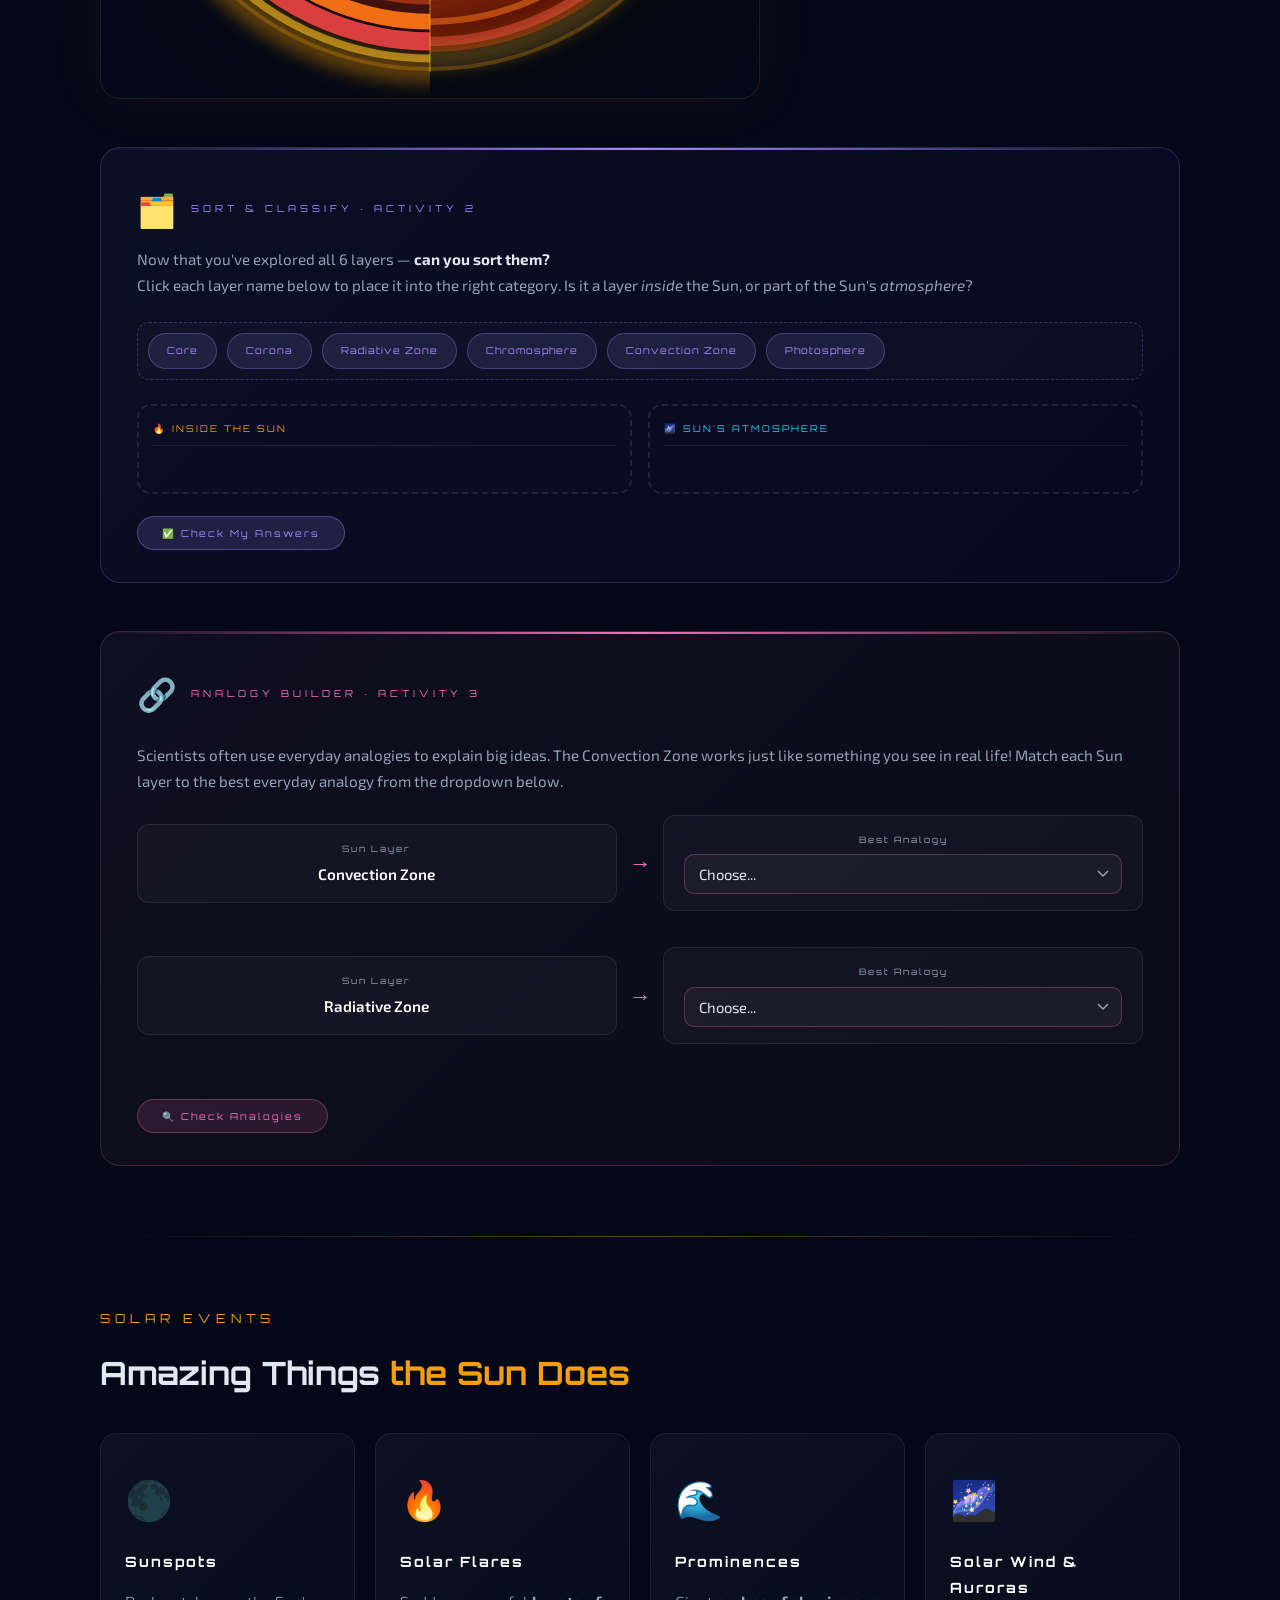
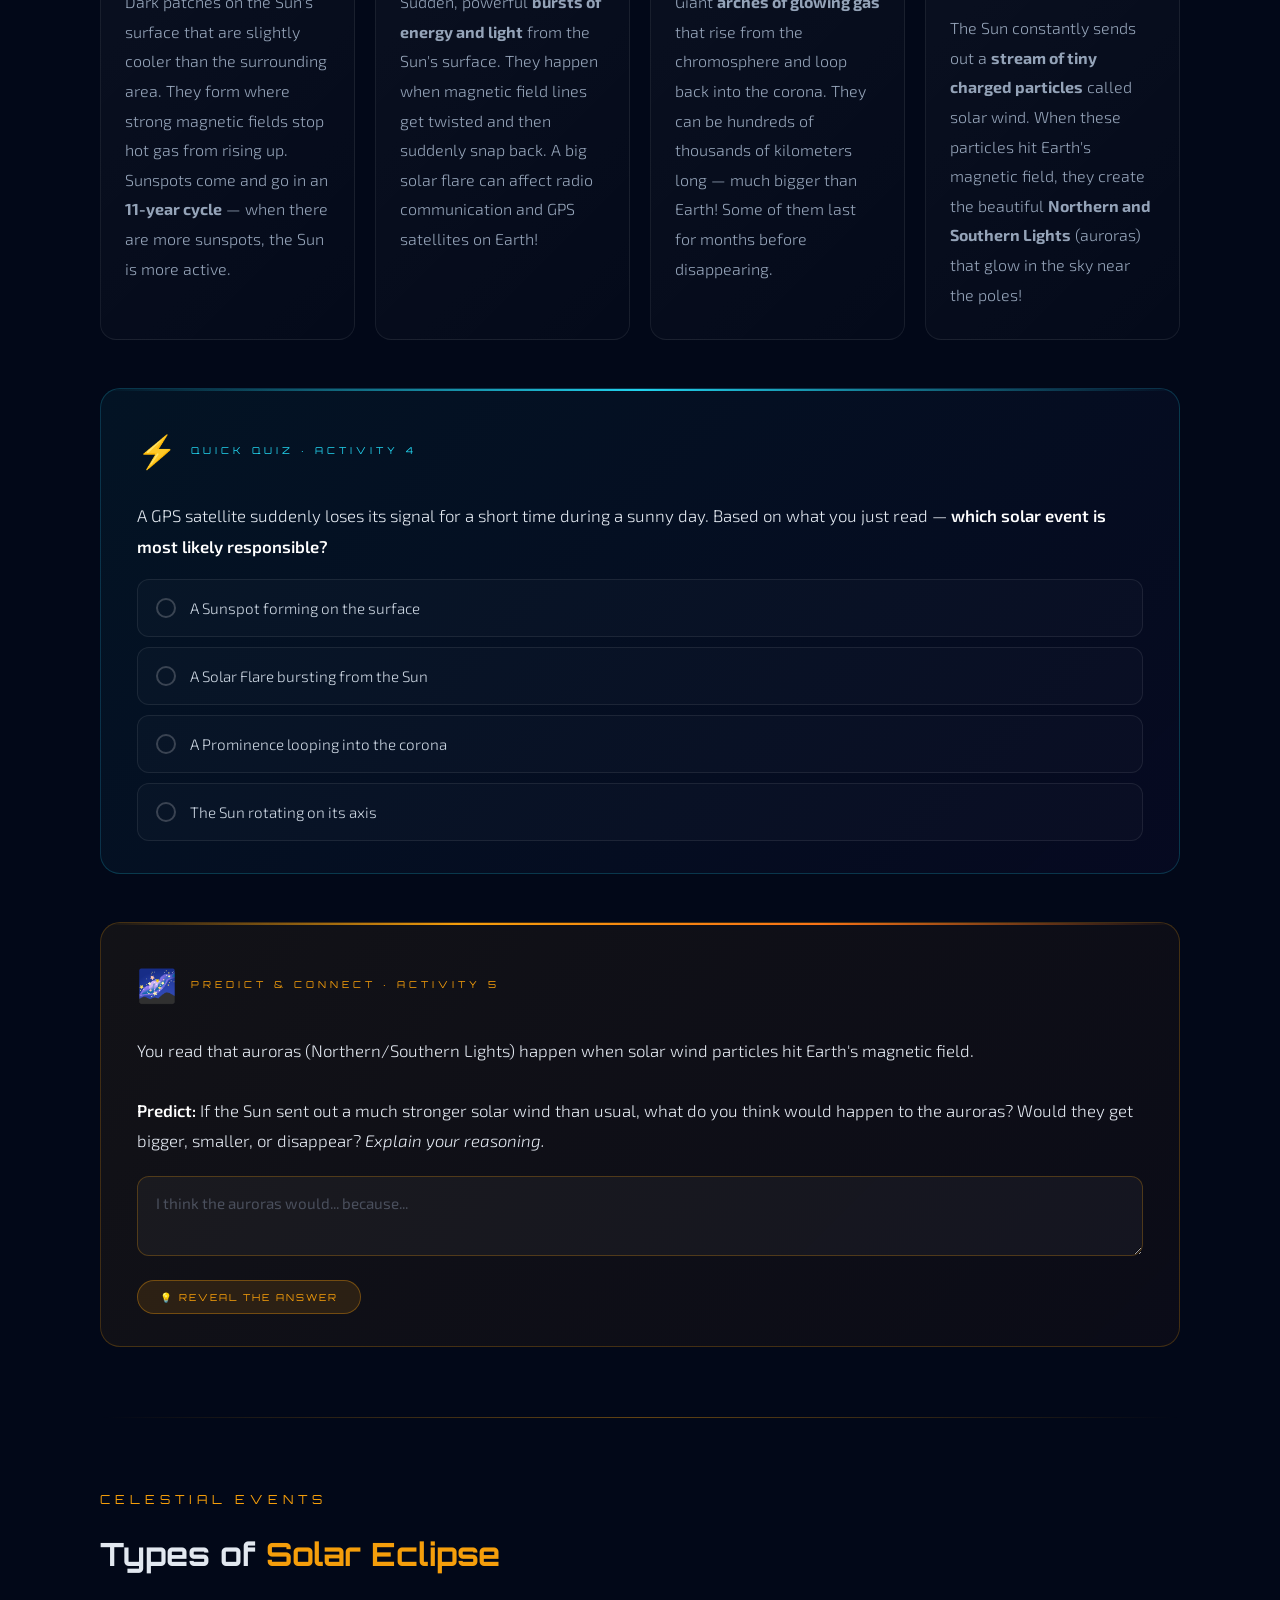
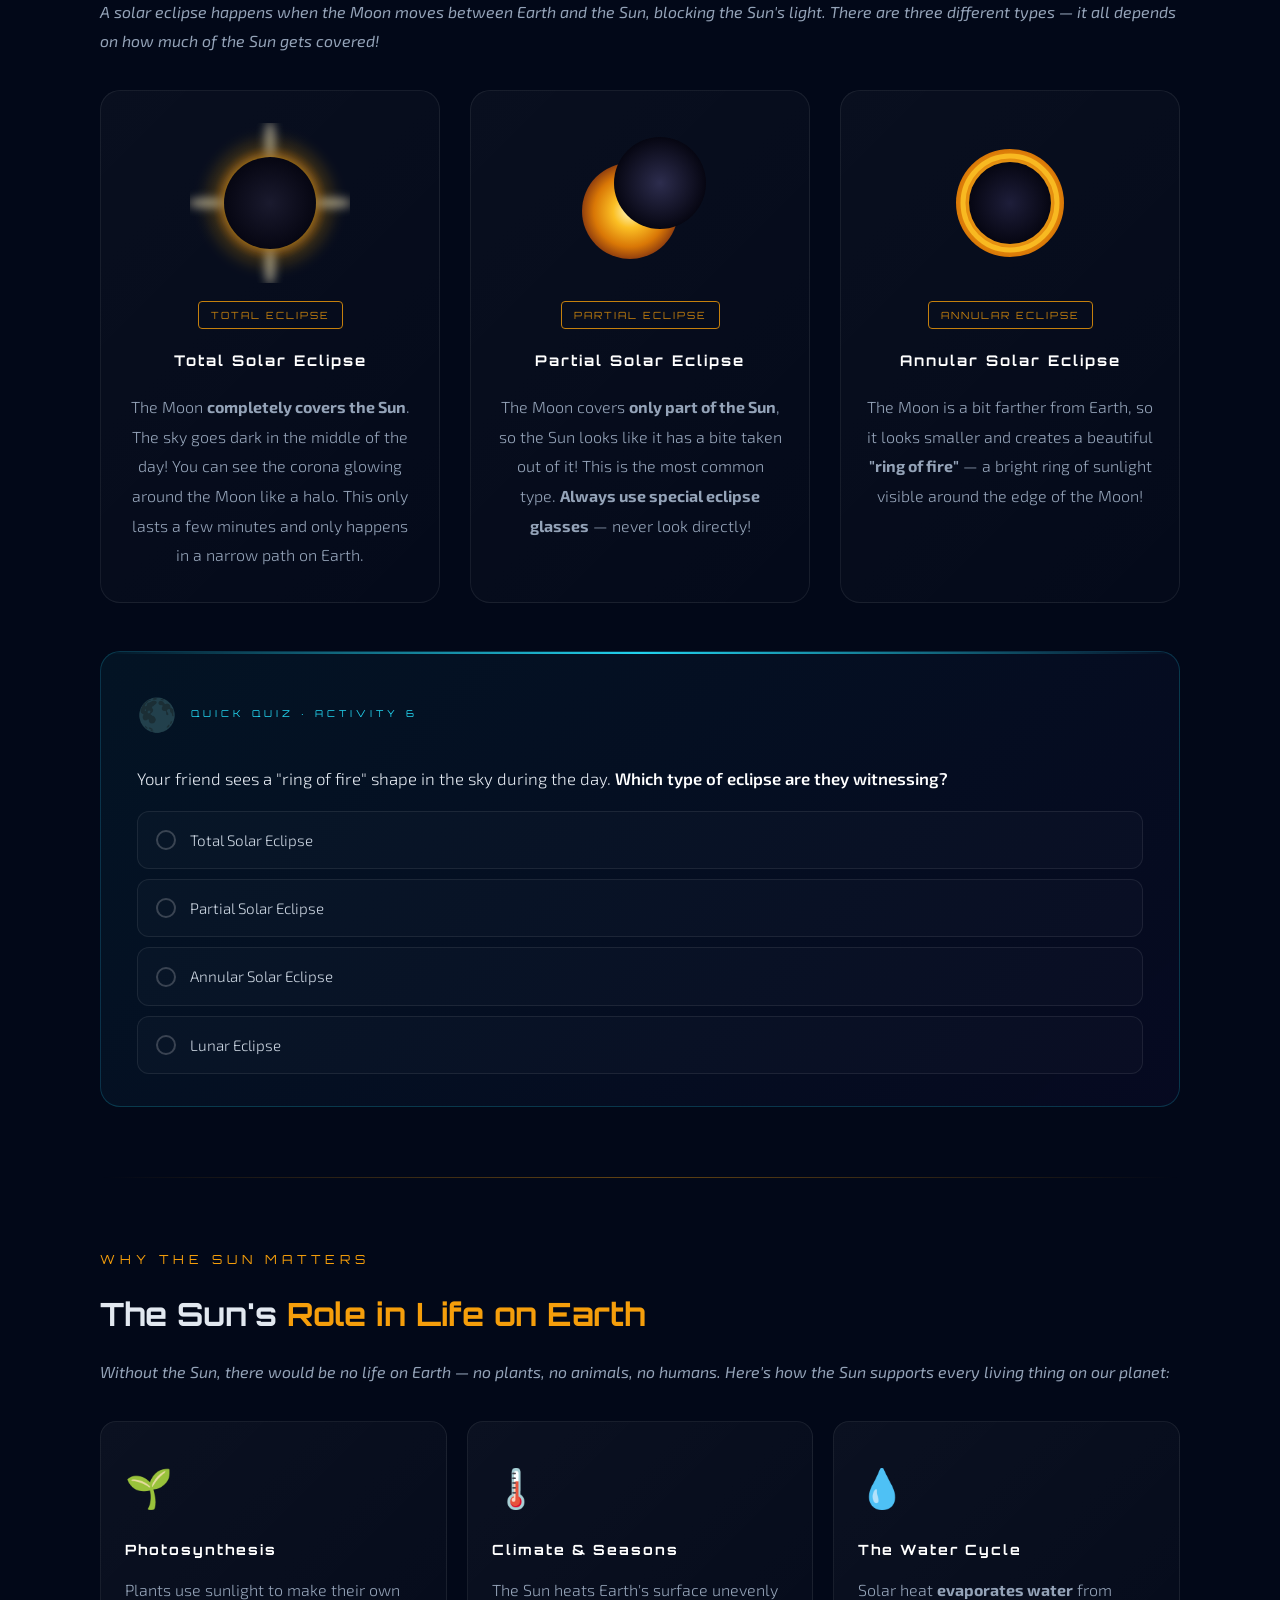
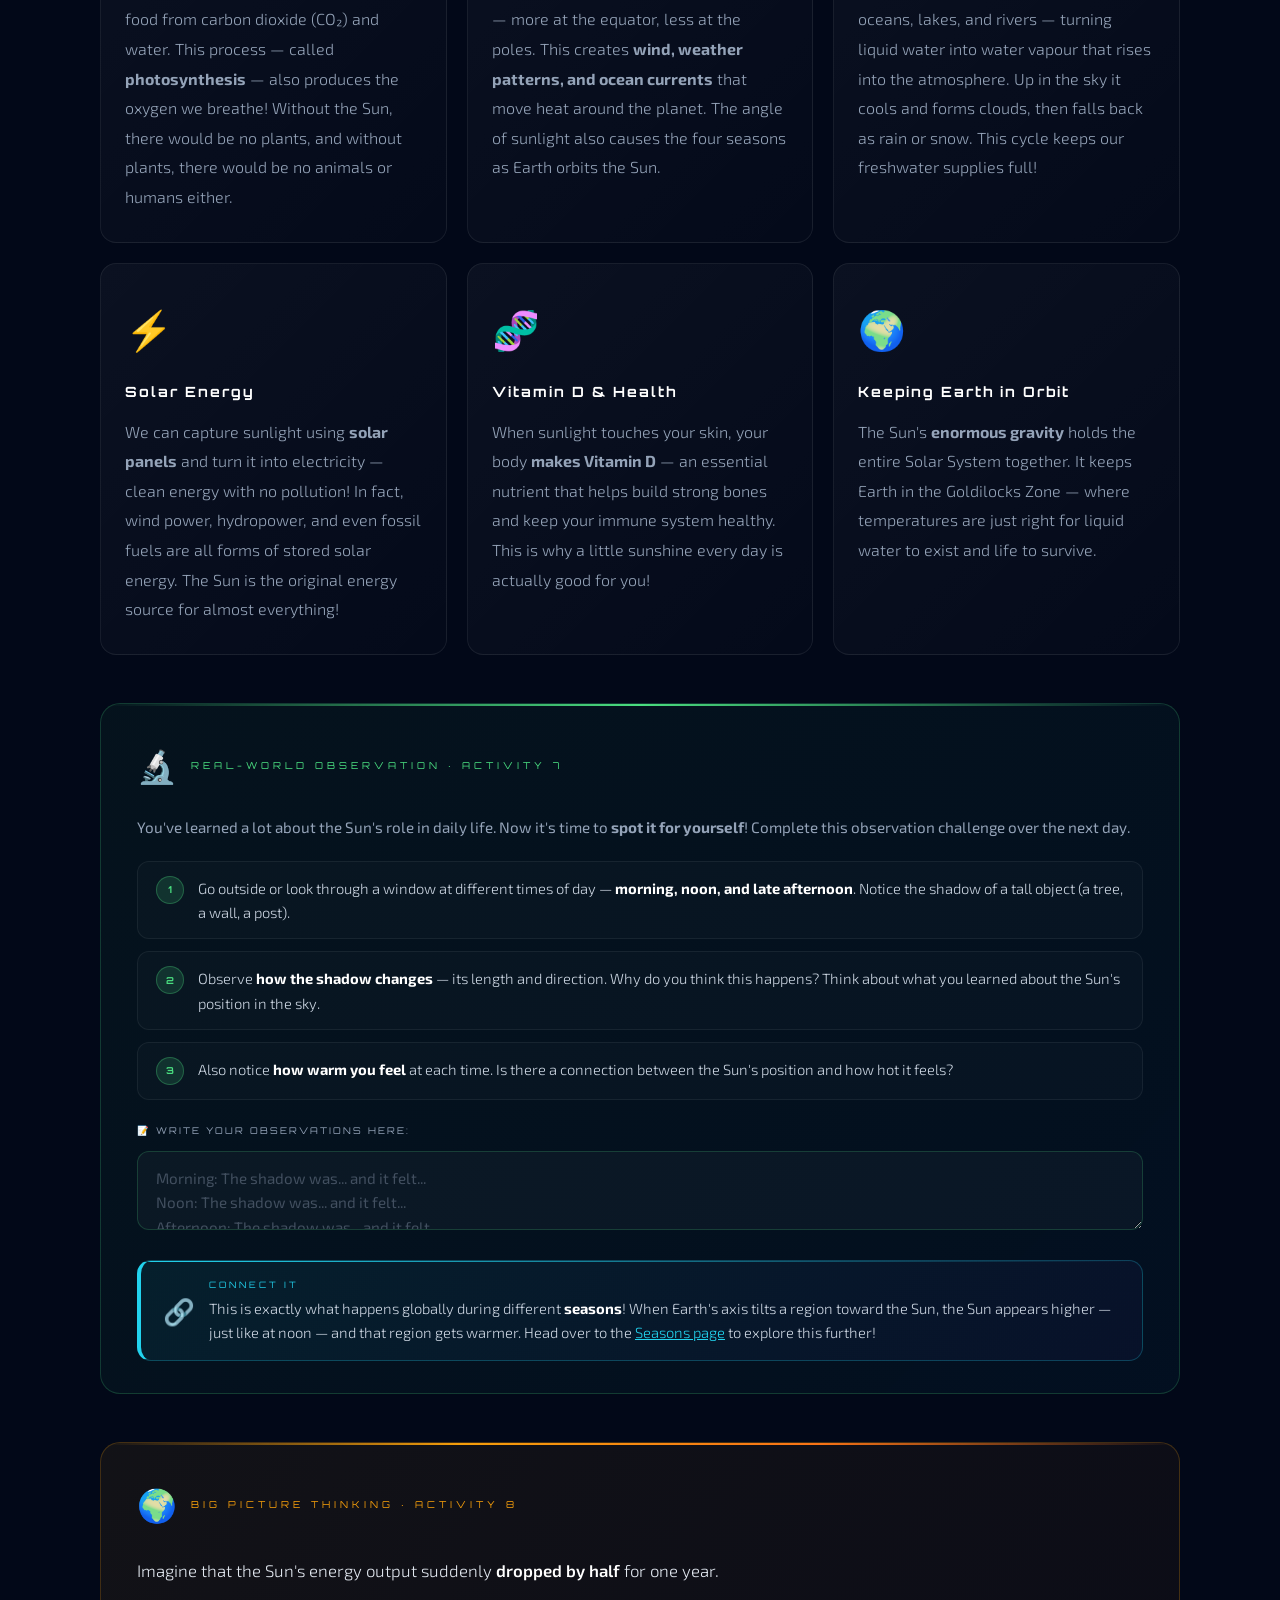
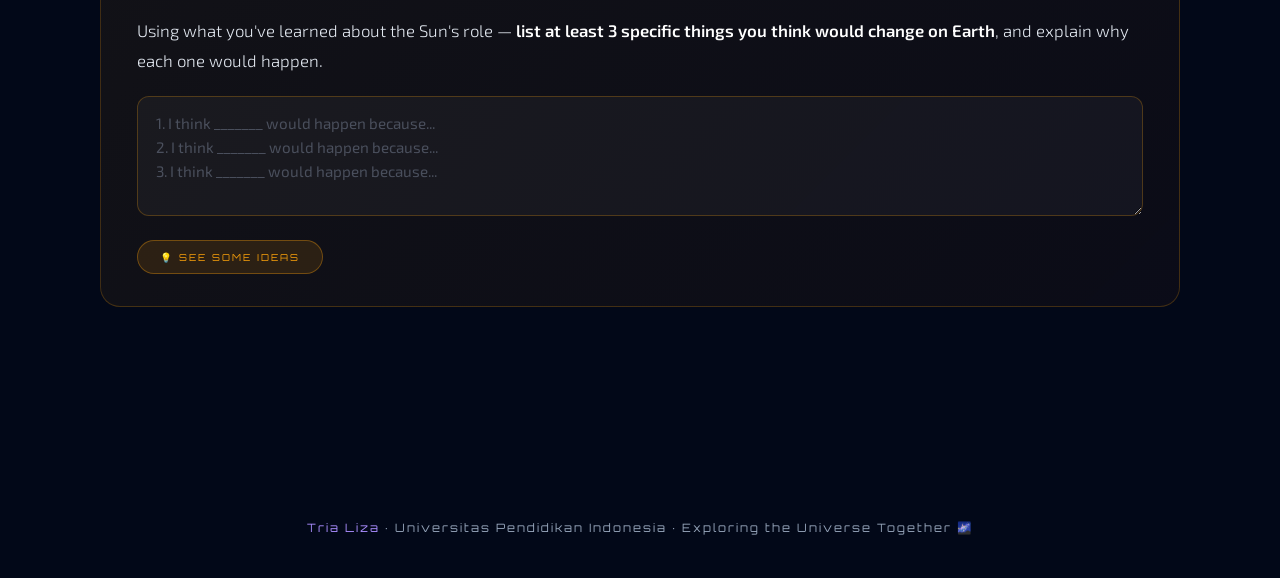
<file: sun.html>
<!DOCTYPE html>
<html lang="en">
<head>
<meta charset="UTF-8">
<meta name="viewport" content="width=device-width, initial-scale=1.0">
<title>The Sun | Solar System Explorer</title>
<link href="https://fonts.googleapis.com/css2?family=Orbitron:wght@400;700;900&family=Exo+2:ital,wght@0,300;0,400;0,600;0,700;1,300&display=swap" rel="stylesheet">
<style>
:root {
  --space: #020818; --deep: #050d2a;
  --accent: #7c3aed; --glow: #a78bfa;
  --gold: #f59e0b; --orange: #f97316;
  --cyan: #22d3ee; --text: #e2e8f0; --muted: #94a3b8;
  --green: #4ade80; --pink: #f472b6; --red: #f87171;
}
*, *::before, *::after { box-sizing: border-box; margin: 0; padding: 0; }
html { scroll-behavior: smooth; }
body {
  background: var(--space); color: var(--text);
  font-family: 'Exo 2', sans-serif;
  font-size: 18px; line-height: 1.85;
  min-height: 100vh; overflow-x: hidden;
  cursor: none;
}

/* CURSOR */
.cursor { position:fixed;width:16px;height:16px;background:var(--cyan);border-radius:50%;pointer-events:none;z-index:9999;transform:translate(-50%,-50%);transition:width .2s,height .2s,background .2s;box-shadow:0 0 20px var(--cyan);mix-blend-mode:screen; }
.cursor-trail { position:fixed;width:40px;height:40px;border:1px solid var(--glow);border-radius:50%;pointer-events:none;z-index:9998;transform:translate(-50%,-50%);transition:all .1s ease;opacity:.5; }

/* STARFIELD */
body::before {
  content:"";position:fixed;inset:0;z-index:0;pointer-events:none;
  background-image:
    radial-gradient(1px 1px at 10% 20%,white,transparent),
    radial-gradient(1px 1px at 25% 65%,rgba(255,255,255,0.7),transparent),
    radial-gradient(1.5px 1.5px at 50% 10%,white,transparent),
    radial-gradient(1px 1px at 70% 45%,rgba(255,255,255,0.6),transparent),
    radial-gradient(1px 1px at 85% 80%,white,transparent),
    radial-gradient(1px 1px at 35% 90%,rgba(255,255,255,0.8),transparent),
    radial-gradient(1px 1px at 60% 30%,white,transparent),
    radial-gradient(1px 1px at 15% 55%,rgba(167,139,250,0.6),transparent),
    radial-gradient(1px 1px at 90% 15%,rgba(255,255,255,0.9),transparent),
    radial-gradient(1px 1px at 45% 75%,white,transparent),
    radial-gradient(1px 1px at 78% 60%,rgba(255,255,255,0.5),transparent);
}

/* NAV */
nav { position:fixed;top:0;left:0;right:0;z-index:100;padding:20px 60px;display:flex;justify-content:space-between;align-items:center;background:linear-gradient(to bottom,rgba(2,8,24,0.9),transparent);backdrop-filter:blur(10px); }
.nav-logo { font-family:'Orbitron',sans-serif;font-size:1.1rem;font-weight:700;letter-spacing:2px;color:var(--glow);text-shadow:0 0 20px var(--accent);text-decoration:none; }
.nav-links { display:flex;gap:40px;list-style:none;align-items:center; }
.nav-links a { font-family:'Orbitron',sans-serif;font-size:0.75rem;letter-spacing:3px;text-transform:uppercase;color:var(--muted);text-decoration:none;transition:color .3s;position:relative; }
.nav-links a::after { content:'';position:absolute;bottom:-4px;left:0;width:0;height:1px;background:var(--cyan);transition:width .3s; }
.nav-links a:hover { color:var(--cyan); }
.nav-links a:hover::after { width:100%; }
.nav-active { color:var(--gold) !important; }
.nav-active::after { background:var(--gold) !important; width:100% !important; }
.has-dropdown { position:relative;align-self:center; }
.has-dropdown>a { display:flex;align-items:center;gap:6px; }
.arrow { display:inline-block;font-size:0.7rem;transition:transform .3s ease; }
.has-dropdown.open .arrow { transform:rotate(180deg); }
.dropdown { display:none;flex-direction:column;position:absolute;top:calc(100% + 14px);left:50%;transform:translateX(-50%);background:rgba(5,13,42,0.97);border:1px solid rgba(167,139,250,0.2);border-radius:14px;padding:10px 0;list-style:none;min-width:180px;backdrop-filter:blur(16px);box-shadow:0 8px 40px rgba(124,58,237,0.25);z-index:200; }
.has-dropdown.open .dropdown { display:flex; }
.dropdown li a { display:flex;align-items:center;gap:10px;padding:10px 20px;font-family:'Orbitron',sans-serif;font-size:0.7rem;letter-spacing:1.5px;color:var(--muted);text-decoration:none;transition:color .2s,background .2s;white-space:nowrap; }
.dropdown li a::after { display:none; }
.dropdown li a:hover { color:var(--cyan);background:rgba(34,211,238,0.07); }

/* HERO */
.page-hero { position:relative;z-index:1;padding:160px 60px 60px;text-align:center; }
.page-eyebrow { font-family:'Orbitron',sans-serif;font-size:0.78rem;letter-spacing:5px;color:var(--gold);text-transform:uppercase;margin-bottom:14px;display:block;opacity:0;animation:fadeUp .8s .2s ease forwards; }
.page-title { font-family:'Orbitron',sans-serif;font-size:clamp(2.2rem,5vw,3.8rem);font-weight:900;line-height:1.1;margin-bottom:18px;opacity:0;animation:fadeUp .8s .4s ease forwards; }
.page-title span { background:linear-gradient(90deg,var(--gold),var(--orange));-webkit-background-clip:text;-webkit-text-fill-color:transparent;background-clip:text; }
.page-sub { font-size:1.15rem;font-weight:300;line-height:1.9;color:var(--muted);max-width:620px;margin:0 auto;opacity:0;animation:fadeUp .8s .6s ease forwards; }
@keyframes fadeUp { from{opacity:0;transform:translateY(24px)} to{opacity:1;transform:translateY(0)} }

main { position:relative;z-index:1;max-width:1200px;margin:0 auto;padding:20px 60px 100px; }
.section-label { font-family:'Orbitron',sans-serif;font-size:0.78rem;letter-spacing:5px;color:var(--gold);text-transform:uppercase;margin-bottom:14px;display:block; }
.section-heading { font-family:'Orbitron',sans-serif;font-size:clamp(1.5rem,2.5vw,2rem);font-weight:700;margin-bottom:30px; }
.section-heading span { color:var(--gold); }
.sun-divider-line { height:1px;background:linear-gradient(to right,transparent,rgba(245,158,11,0.4),transparent);margin:0 0 70px; }

/* SUN ANIMATION */
.sun-hero-section { margin-bottom:80px;display:flex;flex-direction:column;align-items:center; }
.sun-stage { position:relative;width:min(460px,88vw);height:min(460px,88vw);margin:0 auto 30px;display:flex;align-items:center;justify-content:center; }
.glow-ring { position:absolute;border-radius:50%;animation:glowPulse var(--dur,5s) ease-in-out infinite var(--del,0s); }
.glow-ring-1{inset:-22%;--dur:5s;--del:0s;background:radial-gradient(circle,transparent 41%,rgba(249,115,22,0.13) 54%,transparent 70%)}
.glow-ring-2{inset:-42%;--dur:7s;--del:1.5s;background:radial-gradient(circle,transparent 44%,rgba(245,158,11,0.07) 54%,transparent 68%)}
.glow-ring-3{inset:-62%;--dur:9s;--del:3s;background:radial-gradient(circle,transparent 47%,rgba(249,115,22,0.04) 54%,transparent 65%)}
@keyframes glowPulse{0%,100%{opacity:.5;transform:scale(1)}50%{opacity:1;transform:scale(1.04)}}
.sun-body { position:relative;width:72%;aspect-ratio:1;border-radius:50%;background:radial-gradient(circle at 35% 35%,rgba(255,255,200,1) 0%,rgba(255,240,80,1) 8%,rgba(255,200,40,.95) 20%,rgba(255,150,20,.92) 38%,rgba(249,115,22,.95) 56%,rgba(220,80,5,.95) 72%,rgba(180,50,0,.9) 88%,rgba(140,30,0,.85) 100%);box-shadow:0 0 40px rgba(255,200,50,.9),0 0 80px rgba(249,115,22,.7),0 0 140px rgba(249,115,22,.4),0 0 220px rgba(245,158,11,.2),inset 0 0 30px rgba(255,255,150,.3);animation:sunBreath 8s ease-in-out infinite; }
@keyframes sunBreath{0%,100%{box-shadow:0 0 40px rgba(255,200,50,.9),0 0 80px rgba(249,115,22,.7),0 0 140px rgba(249,115,22,.4),0 0 220px rgba(245,158,11,.2),inset 0 0 30px rgba(255,255,150,.3);transform:scale(1)}50%{box-shadow:0 0 65px rgba(255,220,80,1),0 0 130px rgba(249,115,22,.9),0 0 220px rgba(249,115,22,.55),0 0 320px rgba(245,158,11,.25),inset 0 0 55px rgba(255,255,200,.5);transform:scale(1.03)}}
.sun-texture{position:absolute;inset:0;border-radius:50%;overflow:hidden}
.sun-texture::before{content:"";position:absolute;width:60%;height:60%;top:10%;left:15%;border-radius:50%;background:radial-gradient(ellipse,rgba(255,255,100,.18) 0%,rgba(255,180,20,.08) 40%,transparent 70%);animation:blobMove1 12s ease-in-out infinite}
.sun-texture::after{content:"";position:absolute;width:45%;height:45%;bottom:15%;right:10%;border-radius:50%;background:radial-gradient(ellipse,rgba(200,60,0,.22) 0%,transparent 70%);animation:blobMove2 16s ease-in-out infinite}
@keyframes blobMove1{0%,100%{transform:translate(0,0) scale(1)}33%{transform:translate(15%,10%) scale(1.12)}66%{transform:translate(-5%,15%) scale(.88)}}
@keyframes blobMove2{0%,100%{transform:translate(0,0) scale(1)}40%{transform:translate(-20%,-10%) scale(1.16)}70%{transform:translate(10%,-15%) scale(.84)}}
.sun-granules{position:absolute;inset:0;border-radius:50%;overflow:hidden;background-image:radial-gradient(ellipse 20px 14px at 25% 30%,rgba(255,220,80,.28) 0%,transparent 100%),radial-gradient(ellipse 14px 18px at 60% 20%,rgba(255,200,50,.22) 0%,transparent 100%),radial-gradient(ellipse 22px 14px at 70% 55%,rgba(200,80,10,.22) 0%,transparent 100%),radial-gradient(ellipse 16px 20px at 35% 70%,rgba(255,160,30,.28) 0%,transparent 100%),radial-gradient(ellipse 18px 12px at 80% 75%,rgba(180,50,5,.22) 0%,transparent 100%);animation:granuleSpin 45s linear infinite}
@keyframes granuleSpin{from{transform:rotate(0deg)}to{transform:rotate(360deg)}}
.corona-wisp{position:absolute;top:50%;left:50%;transform-origin:0 0;border-radius:50% 50% 50% 50%/60% 60% 40% 40%;filter:blur(3px);animation:wispAnim var(--wd,8s) ease-in-out infinite var(--wdel,0s);pointer-events:none}
@keyframes wispAnim{0%,100%{opacity:0;transform:translate(-50%,-50%) rotate(var(--wr,0deg)) scaleY(.4) translateY(-52%)}30%,70%{opacity:.65;transform:translate(-50%,-50%) rotate(var(--wr,0deg)) scaleY(1) translateY(-58%)}50%{opacity:.9;transform:translate(-50%,-50%) rotate(var(--wr,0deg)) scaleY(1.2) translateY(-62%)}}
.wisp-1{width:14px;height:52px;background:radial-gradient(ellipse,rgba(255,220,80,.75),transparent 70%);--wr:0deg;--wd:7s;--wdel:0s}
.wisp-2{width:10px;height:42px;background:radial-gradient(ellipse,rgba(255,180,50,.65),transparent 70%);--wr:36deg;--wd:9s;--wdel:1s}
.wisp-3{width:16px;height:58px;background:radial-gradient(ellipse,rgba(249,115,22,.75),transparent 70%);--wr:72deg;--wd:6.5s;--wdel:2s}
.wisp-4{width:12px;height:46px;background:radial-gradient(ellipse,rgba(255,200,60,.65),transparent 70%);--wr:112deg;--wd:11s;--wdel:.5s}
.wisp-5{width:20px;height:64px;background:radial-gradient(ellipse,rgba(245,158,11,.75),transparent 70%);--wr:148deg;--wd:8.5s;--wdel:3s}
.wisp-6{width:10px;height:40px;background:radial-gradient(ellipse,rgba(255,160,40,.65),transparent 70%);--wr:190deg;--wd:10s;--wdel:1.5s}
.wisp-7{width:15px;height:50px;background:radial-gradient(ellipse,rgba(249,115,22,.7),transparent 70%);--wr:228deg;--wd:7.5s;--wdel:4s}
.wisp-8{width:22px;height:68px;background:radial-gradient(ellipse,rgba(255,220,80,.75),transparent 70%);--wr:266deg;--wd:9.5s;--wdel:2.5s}
.wisp-9{width:12px;height:44px;background:radial-gradient(ellipse,rgba(245,158,11,.65),transparent 70%);--wr:306deg;--wd:6.5s;--wdel:1s}
.wisp-10{width:17px;height:54px;background:radial-gradient(ellipse,rgba(255,180,50,.7),transparent 70%);--wr:340deg;--wd:12s;--wdel:3.5s}

/* CHARACTERISTICS */
.char-section { margin-bottom:70px; }
.char-grid { display:grid;grid-template-columns:repeat(auto-fit,minmax(185px,1fr));gap:16px; }
.char-card { background:linear-gradient(135deg,rgba(249,115,22,.06),rgba(245,158,11,.03));border:1px solid rgba(249,115,22,.15);border-radius:16px;padding:26px 22px;transition:all .3s;position:relative;overflow:hidden; }
.char-card::before { content:"";position:absolute;top:0;left:0;width:100%;height:2px;background:linear-gradient(90deg,var(--gold),var(--orange));transform:scaleX(0);transition:transform .4s;transform-origin:left; }
.char-card:hover { transform:translateY(-4px);border-color:rgba(249,115,22,.3); }
.char-card:hover::before { transform:scaleX(1); }
.char-icon { font-size:2rem;margin-bottom:12px; }
.char-label { font-family:'Orbitron',sans-serif;font-size:.68rem;letter-spacing:2px;color:var(--muted);text-transform:uppercase;margin-bottom:8px; }
.char-value { font-family:'Orbitron',sans-serif;font-size:1.05rem;font-weight:700;color:var(--gold);line-height:1.3; }
.char-sub { font-size:.85rem;color:var(--muted);margin-top:5px; }

/* LAYERS */
.layers-section { margin-bottom:70px; }
.layers-hint { font-size:.95rem;color:var(--muted);font-style:italic;margin-bottom:30px;margin-top:-16px; }
.sun-cutaway-wrap { display:grid;grid-template-columns:1fr 380px;gap:40px;align-items:start; }
.sun-cutaway { position:relative;aspect-ratio:1;border-radius:20px;overflow:hidden;background:radial-gradient(ellipse 80% 80% at 55% 55%,#0d0500,#020818 75%);border:1px solid rgba(249,115,22,.15);box-shadow:0 0 60px rgba(249,115,22,.08);cursor:pointer; }
.sun-cutaway svg { width:100%;height:100%;display:block; }
.sun-cutaway[data-hover="korona"] #svg-korona { filter:brightness(1.5); }
.sun-cutaway[data-hover="kromosfer"] #svg-kromosfer { filter:brightness(1.5); }
.sun-cutaway[data-hover="fotosfer"] #svg-fotosfer { filter:brightness(1.5); }
.sun-cutaway[data-hover="konveksi"] #svg-konveksi { filter:brightness(1.5); }
.sun-cutaway[data-hover="radiatif"] #svg-radiatif { filter:brightness(1.5); }
.sun-cutaway[data-hover="inti"] #svg-inti { filter:brightness(1.3); }
.sun-cutaway[data-active="korona"] #svg-korona { filter:brightness(1.8); }
.sun-cutaway[data-active="kromosfer"] #svg-kromosfer { filter:brightness(1.8); }
.sun-cutaway[data-active="fotosfer"] #svg-fotosfer { filter:brightness(1.8); }
.sun-cutaway[data-active="konveksi"] #svg-konveksi { filter:brightness(1.8); }
.sun-cutaway[data-active="radiatif"] #svg-radiatif { filter:brightness(1.8); }
.sun-cutaway[data-active="inti"] #svg-inti { filter:brightness(1.6); }
.diag-labels { position:absolute;inset:0;z-index:25;pointer-events:none; }
.diag-label { position:absolute;display:flex;align-items:center;gap:6px;pointer-events:all;cursor:pointer;transition:all .3s; }
.diag-label-dot { width:10px;height:10px;border-radius:50%;flex-shrink:0;transition:transform .2s; }
.diag-label:hover .diag-label-dot,.diag-label.active .diag-label-dot { transform:scale(1.5); }
.diag-label-line { width:22px;height:1px;opacity:.4;flex-shrink:0; }
.diag-label-text { font-family:'Orbitron',sans-serif;font-size:.58rem;letter-spacing:1.5px;text-transform:uppercase;white-space:nowrap;background:rgba(2,8,24,.9);border:1px solid currentColor;border-radius:5px;padding:4px 9px;opacity:.55;transition:opacity .3s,box-shadow .3s; }
.diag-label:hover .diag-label-text,.diag-label.active .diag-label-text { opacity:1;box-shadow:0 0 8px currentColor; }
.color-inti{color:#fffde0} .color-radiatif{color:#ffd060} .color-konveksi{color:#f5a020}
.color-fotosfer{color:#f97316} .color-kromosfer{color:#ef4444} .color-korona{color:#fbbf24}
.layers-info-panel { position:sticky;top:100px;background:linear-gradient(135deg,rgba(255,255,255,.04),rgba(255,255,255,.01));border:1px solid rgba(255,255,255,.08);border-radius:20px;padding:32px;min-height:340px;display:flex;align-items:center;transition:border-color .4s; }
.layers-info-panel.active { border-color:rgba(245,158,11,.35); }
.layer-info { display:none;flex-direction:column;gap:16px;width:100%;animation:fadeIn .35s ease; }
.layer-info.active { display:flex; }
.layer-info-default { display:flex;flex-direction:column;gap:12px;align-items:center;text-align:center;color:var(--muted);font-size:.95rem;line-height:1.8; }
.layer-info-default.hidden { display:none; }
@keyframes fadeIn{from{opacity:0;transform:translateY(10px)}to{opacity:1;transform:translateY(0)}}
.info-icon { font-size:2.6rem; }
.info-name { font-family:'Orbitron',sans-serif;font-size:1.15rem;font-weight:700;letter-spacing:2px; }
.info-tag { display:inline-block;font-family:'Orbitron',sans-serif;font-size:.65rem;letter-spacing:2px;text-transform:uppercase;border:1px solid currentColor;border-radius:4px;padding:3px 10px;opacity:.65;align-self:flex-start; }
.info-desc { font-size:1rem;line-height:1.9;color:#cbd5e1;font-weight:300; }
.info-desc strong { color:white;font-weight:600; }
.info-stat { display:flex;gap:14px;flex-wrap:wrap;margin-top:4px; }
.stat-item { background:rgba(255,255,255,.04);border:1px solid rgba(255,255,255,.08);border-radius:8px;padding:12px 16px; }
.stat-label { font-family:'Orbitron',sans-serif;font-size:.6rem;letter-spacing:1.5px;color:var(--muted);margin-bottom:5px; }
.stat-val { font-family:'Orbitron',sans-serif;font-size:.92rem;font-weight:700; }
.vocab-box { background:rgba(34,211,238,0.05);border:1px solid rgba(34,211,238,0.2);border-radius:12px;padding:16px 20px;margin-top:8px; }
.vocab-title { font-family:'Orbitron',sans-serif;font-size:.65rem;letter-spacing:2px;color:var(--cyan);margin-bottom:10px;text-transform:uppercase; }
.vocab-list { display:flex;flex-direction:column;gap:7px; }
.vocab-item { font-size:.9rem;line-height:1.65;color:#94a3b8; }
.vocab-item strong { color:var(--text); }

/* PHENOMENA */
.phenomena-section { margin-bottom:70px; }
.phenom-grid { display:grid;grid-template-columns:repeat(auto-fit,minmax(240px,1fr));gap:20px; }
.phenom-card { background:linear-gradient(135deg,rgba(255,255,255,.04),rgba(255,255,255,.01));border:1px solid rgba(255,255,255,.07);border-radius:16px;padding:30px 24px;transition:all .4s;position:relative;overflow:hidden; }
.phenom-card::after { content:"";position:absolute;inset:0;background:radial-gradient(circle at 50% 120%,var(--pc,rgba(249,115,22,.1)),transparent 70%);opacity:0;transition:opacity .4s; }
.phenom-card:hover { transform:translateY(-6px);border-color:rgba(249,115,22,.25); }
.phenom-card:hover::after { opacity:1; }
.phenom-emoji { font-size:2.4rem;margin-bottom:14px;display:block; }
.phenom-title { font-family:'Orbitron',sans-serif;font-size:.88rem;font-weight:700;letter-spacing:2px;color:white;margin-bottom:12px; }
.phenom-text { font-size:1rem;line-height:1.85;color:var(--muted);font-weight:300; }

/* ECLIPSE */
.eclipse-section { margin-bottom:70px; }
.eclipse-intro { font-size:1rem;color:var(--muted);margin-bottom:34px;margin-top:-16px;font-style:italic;line-height:1.8; }
.eclipse-grid { display:grid;grid-template-columns:repeat(auto-fit,minmax(280px,1fr));gap:30px; }
.eclipse-card { background:linear-gradient(135deg,rgba(255,255,255,.03),rgba(255,255,255,.01));border:1px solid rgba(255,255,255,.07);border-radius:20px;padding:32px 26px;transition:all .4s;display:flex;flex-direction:column;align-items:center;gap:18px;text-align:center; }
.eclipse-card:hover { transform:translateY(-6px);border-color:rgba(245,158,11,.25); }
.eclipse-visual { width:160px;height:160px;flex-shrink:0; }
.eclipse-tag { font-family:'Orbitron',sans-serif;font-size:.62rem;letter-spacing:2px;text-transform:uppercase;border:1px solid var(--gold);border-radius:4px;padding:4px 12px;color:var(--gold);opacity:.8; }
.eclipse-type { font-family:'Orbitron',sans-serif;font-size:.92rem;font-weight:700;letter-spacing:2px;color:white; }
.eclipse-desc { font-size:1rem;line-height:1.85;color:var(--muted);font-weight:300; }

/* ROLE */
.role-section { margin-bottom:70px; }
.role-intro { font-size:1rem;color:var(--muted);margin-bottom:34px;margin-top:-16px;font-style:italic;line-height:1.8; }
.role-grid { display:grid;grid-template-columns:repeat(auto-fit,minmax(260px,1fr));gap:20px; }
.role-card { background:linear-gradient(135deg,rgba(255,255,255,.04),rgba(255,255,255,.01));border:1px solid rgba(255,255,255,.07);border-radius:16px;padding:30px 24px;transition:all .4s;position:relative;overflow:hidden; }
.role-card::before { content:'';position:absolute;top:0;left:0;width:100%;height:2px;background:linear-gradient(90deg,var(--gold),var(--orange));transform:scaleX(0);transition:transform .4s;transform-origin:left; }
.role-card:hover { transform:translateY(-5px);border-color:rgba(245,158,11,.2); }
.role-card:hover::before { transform:scaleX(1); }
.role-icon { font-size:2.4rem;margin-bottom:14px;display:block; }
.role-title { font-family:'Orbitron',sans-serif;font-size:.88rem;font-weight:700;letter-spacing:2px;color:white;margin-bottom:12px; }
.role-text { font-size:1rem;line-height:1.85;color:var(--muted);font-weight:300; }

footer { position:relative;z-index:1;text-align:center;padding:40px;font-family:'Orbitron',sans-serif;font-size:.72rem;letter-spacing:2px;color:var(--muted); }
footer span { color:var(--glow); }

/* ══════════════════════════════════════════════
   MINI INQUIRY ACTIVITY COMPONENTS
══════════════════════════════════════════════ */

/* Activity banner strip */
.activity-strip {
  display: flex; align-items: center; gap: 14px;
  background: linear-gradient(135deg, rgba(34,211,238,.07), rgba(124,58,237,.05));
  border: 1px solid rgba(34,211,238,.25);
  border-left: 4px solid var(--cyan);
  border-radius: 14px; padding: 16px 22px;
  margin: 40px 0 0; position: relative; overflow: hidden;
}
.activity-strip::before {
  content: ''; position: absolute; top: 0; left: 0; right: 0; height: 1px;
  background: linear-gradient(90deg, var(--cyan), transparent);
}
.activity-strip-icon { font-size: 1.6rem; flex-shrink: 0; }
.activity-strip-label {
  font-family: 'Orbitron', sans-serif; font-size: .55rem;
  letter-spacing: 3px; color: var(--cyan); text-transform: uppercase; margin-bottom: 4px;
}
.activity-strip-text { font-size: .92rem; color: #cbd5e1; font-weight: 300; line-height: 1.6; }
.activity-strip-text strong { color: white; }

/* ── THINK & PREDICT box ── */
.think-box {
  background: linear-gradient(135deg, rgba(245,158,11,.07), rgba(249,115,22,.04));
  border: 1px solid rgba(245,158,11,.22);
  border-radius: 20px; padding: 32px 36px; margin: 48px 0;
  position: relative; overflow: hidden;
}
.think-box::before {
  content: ''; position: absolute; top: 0; left: 0; right: 0; height: 2px;
  background: linear-gradient(90deg, transparent, var(--gold), var(--orange), transparent);
}
.think-header {
  display: flex; align-items: center; gap: 14px; margin-bottom: 20px;
}
.think-icon { font-size: 2rem; }
.think-label {
  font-family: 'Orbitron', sans-serif; font-size: .6rem;
  letter-spacing: 4px; color: var(--gold); text-transform: uppercase;
}
.think-q {
  font-size: 1.05rem; color: #e2e8f0; line-height: 1.8; margin-bottom: 20px; font-weight: 300;
}
.think-q strong { color: white; font-weight: 600; }
.think-input {
  width: 100%; background: rgba(255,255,255,.04); border: 1px solid rgba(245,158,11,.25);
  border-radius: 12px; padding: 14px 18px; color: var(--text);
  font-family: 'Exo 2', sans-serif; font-size: .95rem; resize: vertical; min-height: 80px;
  transition: border-color .3s; line-height: 1.6;
}
.think-input:focus { outline: none; border-color: rgba(245,158,11,.6); }
.think-input::placeholder { color: rgba(148,163,184,.4); }
.think-reveal-btn {
  margin-top: 14px; padding: 10px 22px;
  background: rgba(245,158,11,.12); border: 1px solid rgba(245,158,11,.35);
  border-radius: 100px; color: var(--gold); font-family: 'Orbitron', sans-serif;
  font-size: .6rem; letter-spacing: 2px; cursor: pointer; transition: all .3s;
  text-transform: uppercase;
}
.think-reveal-btn:hover { background: rgba(245,158,11,.25); color: white; }
.think-answer {
  display: none; margin-top: 16px; padding: 16px 20px;
  background: rgba(74,222,128,.06); border: 1px solid rgba(74,222,128,.2);
  border-radius: 12px; font-size: .95rem; line-height: 1.8;
  color: #cbd5e1; animation: fadeIn .4s ease;
}
.think-answer.visible { display: block; }
.think-answer strong { color: var(--green); }

/* ── SORT / CLASSIFY drag activity ── */
.sort-activity {
  background: linear-gradient(135deg, rgba(167,139,250,.06), rgba(124,58,237,.04));
  border: 1px solid rgba(167,139,250,.2);
  border-radius: 20px; padding: 32px 36px; margin: 48px 0;
  position: relative; overflow: hidden;
}
.sort-activity::before {
  content: ''; position: absolute; top: 0; left: 0; right: 0; height: 2px;
  background: linear-gradient(90deg, transparent, var(--glow), transparent);
}
.sort-header { display: flex; align-items: center; gap: 14px; margin-bottom: 8px; }
.sort-icon { font-size: 2rem; }
.sort-label {
  font-family: 'Orbitron', sans-serif; font-size: .6rem;
  letter-spacing: 4px; color: var(--glow); text-transform: uppercase;
}
.sort-instruction { font-size: .95rem; color: var(--muted); line-height: 1.7; margin-bottom: 24px; }
.sort-instruction strong { color: var(--text); }
.sort-chips {
  display: flex; flex-wrap: wrap; gap: 10px; margin-bottom: 24px;
  min-height: 52px; padding: 10px; background: rgba(255,255,255,.02);
  border: 1px dashed rgba(167,139,250,.25); border-radius: 12px;
}
.sort-chip {
  padding: 8px 18px; border-radius: 100px;
  background: rgba(167,139,250,.12); border: 1px solid rgba(167,139,250,.3);
  color: var(--glow); font-family: 'Orbitron', sans-serif; font-size: .6rem;
  letter-spacing: 1px; cursor: pointer; transition: all .25s; user-select: none;
  white-space: nowrap;
}
.sort-chip:hover { background: rgba(167,139,250,.25); transform: translateY(-2px); }
.sort-chip.placed { opacity: .35; pointer-events: none; }
.sort-zones { display: grid; grid-template-columns: 1fr 1fr; gap: 16px; margin-bottom: 20px; }
.sort-zone {
  min-height: 90px; border-radius: 14px; padding: 14px;
  border: 2px dashed rgba(255,255,255,.1);
  transition: border-color .3s, background .3s;
  display: flex; flex-direction: column; gap: 8px;
}
.sort-zone.drag-over { border-color: var(--cyan); background: rgba(34,211,238,.05); }
.sort-zone-label {
  font-family: 'Orbitron', sans-serif; font-size: .58rem; letter-spacing: 2px;
  text-transform: uppercase; margin-bottom: 6px; padding-bottom: 8px;
  border-bottom: 1px solid rgba(255,255,255,.08);
}
.sort-zone-label.hot-label { color: var(--gold); }
.sort-zone-label.cold-label { color: var(--cyan); }
.sort-placed {
  display: flex; flex-wrap: wrap; gap: 6px;
}
.sort-placed-chip {
  padding: 5px 12px; border-radius: 100px;
  font-family: 'Orbitron', sans-serif; font-size: .55rem; letter-spacing: 1px;
  cursor: pointer; transition: all .2s;
}
.hot-chip { background: rgba(249,115,22,.15); border: 1px solid rgba(249,115,22,.35); color: var(--orange); }
.cold-chip { background: rgba(34,211,238,.12); border: 1px solid rgba(34,211,238,.3); color: var(--cyan); }
.sort-placed-chip:hover { opacity: .6; }
.sort-check-btn {
  padding: 10px 24px; background: rgba(167,139,250,.15);
  border: 1px solid rgba(167,139,250,.35); border-radius: 100px;
  color: var(--glow); font-family: 'Orbitron', sans-serif;
  font-size: .6rem; letter-spacing: 2px; cursor: pointer; transition: all .3s;
}
.sort-check-btn:hover { background: rgba(167,139,250,.3); color: white; }
.sort-result {
  display: none; margin-top: 14px; padding: 14px 18px; border-radius: 12px;
  font-size: .9rem; line-height: 1.7; animation: fadeIn .4s ease;
}
.sort-result.correct { display: block; background: rgba(74,222,128,.08); border: 1px solid rgba(74,222,128,.25); color: #cbd5e1; }
.sort-result.incorrect { display: block; background: rgba(248,113,113,.07); border: 1px solid rgba(248,113,113,.2); color: #cbd5e1; }
.sort-result strong { color: var(--green); }

/* ── QUICK QUIZ inline ── */
.quick-quiz {
  background: linear-gradient(135deg, rgba(34,211,238,.06), rgba(124,58,237,.04));
  border: 1px solid rgba(34,211,238,.2);
  border-radius: 20px; padding: 32px 36px; margin: 48px 0;
  position: relative; overflow: hidden;
}
.quick-quiz::before {
  content: ''; position: absolute; top: 0; left: 0; right: 0; height: 2px;
  background: linear-gradient(90deg, transparent, var(--cyan), transparent);
}
.quiz-header { display: flex; align-items: center; gap: 14px; margin-bottom: 20px; }
.quiz-icon { font-size: 2rem; }
.quiz-label {
  font-family: 'Orbitron', sans-serif; font-size: .6rem;
  letter-spacing: 4px; color: var(--cyan); text-transform: uppercase;
}
.quiz-q { font-size: 1.05rem; color: #e2e8f0; line-height: 1.8; margin-bottom: 18px; font-weight: 300; }
.quiz-q strong { color: white; font-weight: 600; }
.quiz-choices { display: flex; flex-direction: column; gap: 10px; }
.quiz-choice {
  display: flex; align-items: center; gap: 14px; padding: 14px 18px;
  border-radius: 12px; border: 1px solid rgba(255,255,255,.08);
  background: rgba(255,255,255,.02); cursor: pointer; transition: all .3s;
  font-size: .95rem; color: #cbd5e1; font-weight: 300; user-select: none;
}
.quiz-choice:hover { border-color: rgba(34,211,238,.3); background: rgba(34,211,238,.06); color: white; }
.quiz-choice.correct-pick { border-color: var(--green); background: rgba(74,222,128,.1); color: white; pointer-events: none; }
.quiz-choice.wrong-pick { border-color: var(--red); background: rgba(248,113,113,.08); color: #94a3b8; pointer-events: none; }
.quiz-choice.reveal-correct { border-color: var(--green); background: rgba(74,222,128,.06); pointer-events: none; }
.quiz-radio { width: 20px; height: 20px; border-radius: 50%; border: 2px solid rgba(255,255,255,.2); flex-shrink: 0; display: flex; align-items: center; justify-content: center; transition: all .3s; }
.quiz-choice.correct-pick .quiz-radio { border-color: var(--green); background: var(--green); }
.quiz-choice.wrong-pick .quiz-radio { border-color: var(--red); background: var(--red); }
.quiz-choice.reveal-correct .quiz-radio { border-color: var(--green); background: var(--green); }
.quiz-radio::after { content: ''; width: 8px; height: 8px; border-radius: 50%; background: #000; display: none; }
.quiz-choice.correct-pick .quiz-radio::after,
.quiz-choice.wrong-pick .quiz-radio::after,
.quiz-choice.reveal-correct .quiz-radio::after { display: block; }
.quiz-fb {
  display: none; margin-top: 14px; padding: 12px 16px; border-radius: 10px;
  font-size: .9rem; line-height: 1.7; animation: fadeIn .4s ease;
}
.quiz-fb.shown { display: block; }
.quiz-fb.win { background: rgba(74,222,128,.08); border: 1px solid rgba(74,222,128,.2); color: #cbd5e1; }
.quiz-fb.lose { background: rgba(248,113,113,.07); border: 1px solid rgba(248,113,113,.2); color: #cbd5e1; }
.quiz-fb strong { color: var(--green); }
.quiz-fb.lose strong { color: var(--red); }

/* ── ANALOGY BUILDER ── */
.analogy-box {
  background: linear-gradient(135deg, rgba(244,114,182,.06), rgba(249,115,22,.04));
  border: 1px solid rgba(244,114,182,.2);
  border-radius: 20px; padding: 32px 36px; margin: 48px 0;
  position: relative; overflow: hidden;
}
.analogy-box::before {
  content: ''; position: absolute; top: 0; left: 0; right: 0; height: 2px;
  background: linear-gradient(90deg, transparent, var(--pink), transparent);
}
.analogy-header { display: flex; align-items: center; gap: 14px; margin-bottom: 20px; }
.analogy-icon { font-size: 2rem; }
.analogy-label {
  font-family: 'Orbitron', sans-serif; font-size: .6rem;
  letter-spacing: 4px; color: var(--pink); text-transform: uppercase;
}
.analogy-intro { font-size: .95rem; color: var(--muted); line-height: 1.7; margin-bottom: 20px; }
.analogy-grid { display: grid; grid-template-columns: 1fr auto 1fr; gap: 0; align-items: center; margin-bottom: 20px; }
.analogy-cell {
  background: rgba(255,255,255,.03); border: 1px solid rgba(255,255,255,.08);
  border-radius: 12px; padding: 16px 20px; text-align: center;
}
.analogy-cell-label { font-family: 'Orbitron', sans-serif; font-size: .55rem; letter-spacing: 2px; color: var(--muted); margin-bottom: 6px; }
.analogy-cell-val { font-size: .95rem; color: white; font-weight: 600; line-height: 1.5; }
.analogy-arrow { font-size: 1.4rem; color: var(--pink); padding: 0 12px; text-align: center; }
.analogy-select {
  width: 100%; background: rgba(255,255,255,.04); border: 1px solid rgba(244,114,182,.3);
  border-radius: 10px; padding: 10px 14px; color: var(--text);
  font-family: 'Exo 2', sans-serif; font-size: .92rem; cursor: pointer;
  transition: border-color .3s; appearance: none;
  background-image: url("data:image/svg+xml,%3Csvg xmlns='http://www.w3.org/2000/svg' width='12' height='8' viewBox='0 0 12 8'%3E%3Cpath d='M1 1l5 5 5-5' stroke='%2394a3b8' fill='none' stroke-width='1.5'/%3E%3C/svg%3E");
  background-repeat: no-repeat; background-position: right 12px center;
}
.analogy-select:focus { outline: none; border-color: var(--pink); }
.analogy-select option { background: #050d2a; }
.analogy-check-btn {
  padding: 10px 24px; background: rgba(244,114,182,.12);
  border: 1px solid rgba(244,114,182,.3); border-radius: 100px;
  color: var(--pink); font-family: 'Orbitron', sans-serif;
  font-size: .6rem; letter-spacing: 2px; cursor: pointer; transition: all .3s;
}
.analogy-check-btn:hover { background: rgba(244,114,182,.25); color: white; }
.analogy-result {
  display: none; margin-top: 14px; padding: 14px 18px; border-radius: 12px;
  font-size: .9rem; line-height: 1.7; animation: fadeIn .4s ease;
}
.analogy-result.visible { display: block; }
.analogy-result.correct { background: rgba(74,222,128,.08); border: 1px solid rgba(74,222,128,.2); color: #cbd5e1; }
.analogy-result.wrong { background: rgba(248,113,113,.07); border: 1px solid rgba(248,113,113,.2); color: #cbd5e1; }
.analogy-result strong { color: var(--green); }
.analogy-result.wrong strong { color: var(--red); }

/* ── OBSERVATION CHALLENGE ── */
.observe-challenge {
  background: linear-gradient(135deg, rgba(74,222,128,.05), rgba(34,211,238,.04));
  border: 1px solid rgba(74,222,128,.2);
  border-radius: 20px; padding: 32px 36px; margin: 48px 0;
  position: relative; overflow: hidden;
}
.observe-challenge::before {
  content: ''; position: absolute; top: 0; left: 0; right: 0; height: 2px;
  background: linear-gradient(90deg, transparent, var(--green), transparent);
}
.obs-header { display: flex; align-items: center; gap: 14px; margin-bottom: 20px; }
.obs-icon { font-size: 2rem; }
.obs-label {
  font-family: 'Orbitron', sans-serif; font-size: .6rem;
  letter-spacing: 4px; color: var(--green); text-transform: uppercase;
}
.obs-steps { display: flex; flex-direction: column; gap: 12px; margin-bottom: 22px; }
.obs-step {
  display: flex; align-items: flex-start; gap: 14px; padding: 14px 18px;
  background: rgba(255,255,255,.02); border: 1px solid rgba(255,255,255,.06);
  border-radius: 12px;
}
.obs-step-num {
  width: 28px; height: 28px; border-radius: 50%; flex-shrink: 0;
  background: rgba(74,222,128,.15); border: 1px solid rgba(74,222,128,.3);
  display: flex; align-items: center; justify-content: center;
  font-family: 'Orbitron', sans-serif; font-size: .6rem; color: var(--green); font-weight: 700;
}
.obs-step-text { font-size: .92rem; color: #cbd5e1; line-height: 1.65; font-weight: 300; }
.obs-step-text strong { color: white; }
.obs-record {
  width: 100%; background: rgba(255,255,255,.03); border: 1px solid rgba(74,222,128,.2);
  border-radius: 12px; padding: 14px 18px; color: var(--text);
  font-family: 'Exo 2', sans-serif; font-size: .95rem; resize: vertical; min-height: 70px;
  transition: border-color .3s; line-height: 1.6;
}
.obs-record:focus { outline: none; border-color: rgba(74,222,128,.5); }
.obs-record::placeholder { color: rgba(148,163,184,.4); }

/* RESPONSIVE */
@media(max-width:900px){
  nav{padding:20px 24px} .nav-links{gap:16px} .nav-links a{font-size:0.7rem}
  main{padding:20px 24px 80px} .page-hero{padding:130px 24px 40px}
  .page-sub{font-size:1.05rem} .sun-cutaway-wrap{grid-template-columns:1fr}
  .layers-info-panel{position:static;min-height:220px}
  .sun-stage{width:min(320px,85vw);height:min(320px,85vw)}
  .sort-zones{grid-template-columns:1fr} .analogy-grid{grid-template-columns:1fr;gap:12px}
  .analogy-arrow{transform:rotate(90deg)}
  .think-box,.sort-activity,.quick-quiz,.analogy-box,.observe-challenge{padding:24px 20px}
}
</style>
</head>
<body>

<div class="cursor" id="cursor"></div>
<div class="cursor-trail" id="cursorTrail"></div>

<!-- NAV -->
<nav>
  <a class="nav-logo" href="index.html">Tria Liza</a>
  <ul class="nav-links">
    <li class="has-dropdown">
      <a href="#">Home <span class="arrow">▾</span></a>
      <ul class="dropdown">
        <li><a href="index.html#about">👤 About Me</a></li>
        <li><a href="SDGs.html">🌱 SDGs</a></li>
      </ul>
    </li>
    <li><a href="investigation.html">Activity</a></li>
    <li class="has-dropdown">
      <a href="#">Explore <span class="arrow">▾</span></a>
      <ul class="dropdown">
        <li><a href="solarsystem.html">🪐 Solar System</a></li>
        <li><a href="sun.html" class="nav-active">☀️ The Sun</a></li>
        <li><a href="earth&moon.html">🌍 Earth & Moon</a></li>
        <li><a href="seasons.html">🍂 Seasons</a></li>
      </ul>
    </li>
    <li><a href="Activity.html">Quiz</a></li>
    <li><a href="Green&Blue.html">Green & Blue Curriculum</a></li>
  </ul>
</nav>

<!-- HERO -->
<header class="page-hero">
  <span class="page-eyebrow">Our Star &mdash; G2V Yellow Dwarf</span>
  <h1 class="page-title">The <span>Sun</span></h1>
  <p class="page-sub">The giant star at the center of our Solar System — explore every layer, discover amazing solar events, and learn why the Sun makes all life on Earth possible.</p>
</header>

<main>

<!-- ① VISUAL + CHARACTERISTICS -->
<section class="sun-hero-section">
  <span class="section-label">Visual Overview</span>
  <h2 class="section-heading">Solar <span>Majesty</span></h2>
  <div class="sun-stage">
    <div class="glow-ring glow-ring-1"></div>
    <div class="glow-ring glow-ring-2"></div>
    <div class="glow-ring glow-ring-3"></div>
    <div class="corona-wisp wisp-1"></div><div class="corona-wisp wisp-2"></div>
    <div class="corona-wisp wisp-3"></div><div class="corona-wisp wisp-4"></div>
    <div class="corona-wisp wisp-5"></div><div class="corona-wisp wisp-6"></div>
    <div class="corona-wisp wisp-7"></div><div class="corona-wisp wisp-8"></div>
    <div class="corona-wisp wisp-9"></div><div class="corona-wisp wisp-10"></div>
    <div class="sun-body">
      <div class="sun-texture"></div>
      <div class="sun-granules"></div>
    </div>
  </div>
  <p style="font-family:'Orbitron',sans-serif;font-size:.68rem;letter-spacing:2px;color:var(--muted);text-align:center;">
    G2V MAIN SEQUENCE STAR &nbsp;&middot;&nbsp; 4.6 BILLION YEARS OLD
  </p>
</section>

<section class="char-section">
  <span class="section-label">Physical Data</span>
  <h2 class="section-heading">Key <span>Facts About the Sun</span></h2>
  <div class="char-grid">
    <div class="char-card"><div class="char-icon">🌡️</div><div class="char-label">Surface Temperature</div><div class="char-value">5,778 K</div><div class="char-sub">That's about 5,505°C — much hotter than any oven!</div></div>
    <div class="char-card"><div class="char-icon">🔥</div><div class="char-label">Core Temperature</div><div class="char-value">15 Million K</div><div class="char-sub">The incredibly hot centre where energy is made</div></div>
    <div class="char-card"><div class="char-icon">📏</div><div class="char-label">Diameter</div><div class="char-value">1.39 Million km</div><div class="char-sub">109 times wider than Earth!</div></div>
    <div class="char-card"><div class="char-icon">⚡</div><div class="char-label">Energy Output</div><div class="char-value">3.83 × 10²⁶ W</div><div class="char-sub">More energy every second than humans have ever used</div></div>
    <div class="char-card"><div class="char-icon">🔄</div><div class="char-label">Rotation Speed</div><div class="char-value">25.4 Days</div><div class="char-sub">The equator spins faster than the poles — the Sun is not solid!</div></div>
    <div class="char-card"><div class="char-icon">🌌</div><div class="char-label">Age</div><div class="char-value">4.6 Billion Years</div><div class="char-sub">About halfway through its life — it has 5 billion years left!</div></div>
  </div>

  <!-- 🔥 MINI ACTIVITY 1: Think & Predict -->
  <div class="think-box">
    <div class="think-header">
      <span class="think-icon">🤔</span>
      <div>
        <div class="think-label">Think &amp; Predict · Activity 1</div>
      </div>
    </div>
    <p class="think-q">
      You just read that the Sun's surface is <strong>5,778 K</strong>, but the core is <strong>15 million K</strong>.
      That's a massive difference! <br><br>
      In your own words — <strong>where do you think all that energy inside the core actually comes from?</strong>
      Write your best guess before reading the next section.
    </p>
    <textarea class="think-input" placeholder="I think the energy comes from..."></textarea>
    <br>
    <button class="think-reveal-btn" onclick="revealAnswer('ans1')">💡 Show the Answer</button>
    <div class="think-answer" id="ans1">
      <strong>Great thinking!</strong> The energy inside the Sun's core comes from <strong>nuclear fusion</strong> — a process where hydrogen atoms are squeezed together so tightly that they merge and form helium. Every time this happens, a tiny burst of energy is released. Because this happens billions of times every second, the total energy is enormous. Scroll down to the Layers section to learn even more!
    </div>
  </div>
</section>

<div class="sun-divider-line"></div>

<!-- ② SUN LAYERS -->
<section class="layers-section" id="layers">
  <span class="section-label">Anatomy</span>
  <h2 class="section-heading">Layers of <span>the Sun</span></h2>
  <p class="layers-hint">👆 Click any part of the left diagram to learn about each layer of the Sun!</p>

  <div class="sun-cutaway-wrap">
    <div class="sun-cutaway" id="sunCutaway">
      <svg viewBox="0 0 500 500" xmlns="http://www.w3.org/2000/svg">
        <defs>
          <clipPath id="leftHalf"><rect x="0" y="0" width="250" height="500"/></clipPath>
          <clipPath id="rightHalf"><rect x="250" y="0" width="250" height="500"/></clipPath>
          <radialGradient id="grad-inti" cx="50%" cy="50%" r="50%"><stop offset="0%" stop-color="#fffde0"/><stop offset="30%" stop-color="#fff176"/><stop offset="70%" stop-color="#ffd740"/><stop offset="100%" stop-color="#f5a020"/></radialGradient>
          <radialGradient id="grad-radiatif" cx="50%" cy="50%" r="50%"><stop offset="0%" stop-color="#fff176"/><stop offset="50%" stop-color="#ffab40"/><stop offset="100%" stop-color="#f57c00"/></radialGradient>
          <radialGradient id="grad-konveksi" cx="50%" cy="50%" r="50%"><stop offset="0%" stop-color="#ffab40"/><stop offset="60%" stop-color="#f57c00"/><stop offset="100%" stop-color="#e64a19"/></radialGradient>
          <radialGradient id="grad-surface" cx="42%" cy="38%" r="60%"><stop offset="0%" stop-color="#fffde0" stop-opacity="0.8"/><stop offset="15%" stop-color="#ffeb3b" stop-opacity="0.7"/><stop offset="40%" stop-color="#ff9800" stop-opacity="0.9"/><stop offset="70%" stop-color="#e64a19"/><stop offset="100%" stop-color="#7f1a00"/></radialGradient>
          <filter id="coronaBlur"><feGaussianBlur stdDeviation="6"/></filter>
          <filter id="coreGlow"><feGaussianBlur stdDeviation="4" result="blur"/><feMerge><feMergeNode in="blur"/><feMergeNode in="SourceGraphic"/></feMerge></filter>
        </defs>
        <g clip-path="url(#leftHalf)">
          <g id="svg-korona"><circle cx="250" cy="250" r="228" fill="none" stroke="#f59e0b" stroke-width="22" stroke-opacity="0.35" filter="url(#coronaBlur)"/><circle cx="250" cy="250" r="220" fill="none" stroke="#fbbf24" stroke-width="6" stroke-opacity="0.6"/></g>
          <g id="svg-kromosfer"><circle cx="250" cy="250" r="207" fill="#b71c1c" fill-opacity="0.15"/><circle cx="250" cy="250" r="207" fill="none" stroke="#ef4444" stroke-width="14" stroke-opacity="0.9"/></g>
          <g id="svg-fotosfer"><circle cx="250" cy="250" r="192" fill="#bf360c" fill-opacity="0.2"/><circle cx="250" cy="250" r="192" fill="none" stroke="#f97316" stroke-width="12" stroke-opacity="0.95"/></g>
          <g id="svg-konveksi"><circle cx="250" cy="250" r="179" fill="url(#grad-konveksi)" fill-opacity="0.55"/><circle cx="250" cy="250" r="167" fill="url(#grad-konveksi)" fill-opacity="0.4"/></g>
          <g id="svg-radiatif"><circle cx="250" cy="250" r="140" fill="url(#grad-radiatif)" fill-opacity="0.75"/></g>
          <g id="svg-inti" filter="url(#coreGlow)"><circle cx="250" cy="250" r="88" fill="url(#grad-inti)"/><circle cx="250" cy="250" r="70" fill="#fffde0" fill-opacity="0.5"/><circle cx="250" cy="250" r="45" fill="white" fill-opacity="0.25"/></g>
        </g>
        <g clip-path="url(#rightHalf)">
          <circle cx="250" cy="250" r="88" fill="#fffde0" fill-opacity="0.55" filter="url(#coreGlow)"/>
          <circle cx="250" cy="250" r="140" fill="none" stroke="#ffcc44" stroke-width="52" stroke-opacity="0.22"/>
          <circle cx="250" cy="250" r="163" fill="none" stroke="#f5a020" stroke-width="26" stroke-opacity="0.28"/>
          <circle cx="250" cy="250" r="215" fill="url(#grad-surface)" fill-opacity="0.72"/>
          <circle cx="250" cy="250" r="192" fill="none" stroke="#f97316" stroke-width="5" stroke-opacity="0.55"/>
          <circle cx="250" cy="250" r="207" fill="none" stroke="#ef4444" stroke-width="7" stroke-opacity="0.5"/>
          <circle cx="250" cy="250" r="218" fill="none" stroke="#fbbf24" stroke-width="20" stroke-opacity="0.25" filter="url(#coronaBlur)"/>
          <circle cx="310" cy="180" r="18" fill="#fffde0" fill-opacity="0.2"/>
          <circle cx="370" cy="230" r="12" fill="#fff176" fill-opacity="0.16"/>
          <circle cx="340" cy="300" r="20" fill="#ffeb3b" fill-opacity="0.14"/>
          <circle cx="420" cy="270" r="16" fill="#fff176" fill-opacity="0.12"/>
          <ellipse cx="345" cy="210" rx="14" ry="10" fill="#7f2000" fill-opacity="0.35"/>
          <ellipse cx="400" cy="320" rx="10" ry="8" fill="#6d1a00" fill-opacity="0.3"/>
        </g>
        <circle cx="250" cy="250" r="228" fill="none" stroke="#f59e0b" stroke-width="3" stroke-opacity="0.25"/>
        <line x1="250" y1="20" x2="250" y2="480" stroke="#fbbf24" stroke-width="1" stroke-opacity="0.5"/>
      </svg>
      <div class="diag-labels">
        <div class="diag-label color-inti" style="left:7%;top:50%;transform:translateY(-50%);" data-layer="inti"><div class="diag-label-dot" style="background:#fffde0;box-shadow:0 0 8px #fffde0;"></div><div class="diag-label-line" style="background:#fffde0;"></div><div class="diag-label-text">Core</div></div>
        <div class="diag-label color-radiatif" style="left:3%;top:37%;" data-layer="radiatif"><div class="diag-label-dot" style="background:#ffd060;box-shadow:0 0 8px #ffd060;"></div><div class="diag-label-line" style="background:#ffd060;"></div><div class="diag-label-text">Radiative</div></div>
        <div class="diag-label color-konveksi" style="left:3%;top:25%;" data-layer="konveksi"><div class="diag-label-dot" style="background:#f5a020;box-shadow:0 0 8px #f5a020;"></div><div class="diag-label-line" style="background:#f5a020;"></div><div class="diag-label-text">Convection</div></div>
        <div class="diag-label color-fotosfer" style="left:3%;top:14%;" data-layer="fotosfer"><div class="diag-label-dot" style="background:#f97316;box-shadow:0 0 8px #f97316;"></div><div class="diag-label-line" style="background:#f97316;"></div><div class="diag-label-text">Photosphere</div></div>
        <div class="diag-label color-kromosfer" style="left:17%;top:6%;" data-layer="kromosfer"><div class="diag-label-dot" style="background:#ef4444;box-shadow:0 0 8px #ef4444;"></div><div class="diag-label-line" style="background:#ef4444;"></div><div class="diag-label-text">Chromosphere</div></div>
        <div class="diag-label color-korona" style="right:4%;top:10%;flex-direction:row-reverse;" data-layer="korona"><div class="diag-label-dot" style="background:#fbbf24;box-shadow:0 0 8px #fbbf24;"></div><div class="diag-label-line" style="background:#fbbf24;"></div><div class="diag-label-text">Corona</div></div>
      </div>
    </div>

    <div class="layers-info-panel" id="infoPanel">
      <div class="layer-info-default" id="defaultInfo"><div style="font-size:3rem;">☀️</div><div>Click any layer on the left diagram to learn what it does!</div></div>
      <div class="layer-info" id="info-inti"><div class="info-icon">⚛️</div><div class="info-name color-inti">Core (The Centre)</div><div class="info-tag color-inti" style="border-color:#fffde0;">Deepest Layer</div><div class="info-desc">The core is the <strong>very centre of the Sun</strong> — the most powerful place in our Solar System. Here, hydrogen atoms are <strong>squeezed together so hard</strong> that they join to make helium, and this releases a <strong>huge amount of energy</strong>. This is the same process as a hydrogen bomb, but happening non-stop for billions of years! All the light and heat the Sun gives us comes from the core.</div><div class="info-stat"><div class="stat-item"><div class="stat-label">Temperature</div><div class="stat-val color-inti">15 Million °C</div></div><div class="stat-item"><div class="stat-label">Size</div><div class="stat-val color-inti">~20% of Sun</div></div><div class="stat-item"><div class="stat-label">Density</div><div class="stat-val color-inti">150 g/cm³</div></div></div><div class="vocab-box"><div class="vocab-title">📚 Key Word</div><div class="vocab-list"><div class="vocab-item"><strong>Nuclear Fusion:</strong> When two hydrogen atoms join together and release a massive burst of energy and light.</div></div></div></div>
      <div class="layer-info" id="info-radiatif"><div class="info-icon">✨</div><div class="info-name color-radiatif">Radiative Zone</div><div class="info-tag color-radiatif" style="border-color:#ffd060;">Energy Travel</div><div class="info-desc">After energy is made in the core, it slowly travels outward through this zone. The energy moves as <strong>tiny packets of light</strong> (photons). But it's very crowded here — the photons keep bouncing off atoms and changing direction. It can take up to <strong>170,000 years</strong> for energy to travel through this zone! That's longer than human civilization has existed.</div><div class="info-stat"><div class="stat-item"><div class="stat-label">From</div><div class="stat-val color-radiatif">20% → 70%</div></div><div class="stat-item"><div class="stat-label">Travel Time</div><div class="stat-val color-radiatif">~170,000 yrs</div></div></div><div class="vocab-box"><div class="vocab-title">📚 Key Word</div><div class="vocab-list"><div class="vocab-item"><strong>Photon:</strong> A tiny particle of light. The photons made in the core take thousands of years to reach the surface!</div></div></div></div>
      <div class="layer-info" id="info-konveksi"><div class="info-icon">🌀</div><div class="info-name color-konveksi">Convection Zone</div><div class="info-tag color-konveksi" style="border-color:#f5a020;">Boiling Gas</div><div class="info-desc">Think of this like a <strong>boiling pot of soup</strong>. Hot gas rises up to the surface, cools down, then sinks back — over and over again. You can actually <strong>see the top of these bubbles</strong> on the Sun's surface! They are called granules. This churning motion also creates the Sun's <strong>powerful magnetic field</strong>, which causes sunspots and solar flares.</div><div class="info-stat"><div class="stat-item"><div class="stat-label">From</div><div class="stat-val color-konveksi">70% → Surface</div></div><div class="stat-item"><div class="stat-label">Bubble Size</div><div class="stat-val color-konveksi">~1,000 km each</div></div></div><div class="vocab-box"><div class="vocab-title">📚 Key Word</div><div class="vocab-list"><div class="vocab-item"><strong>Convection:</strong> When hot liquid or gas rises and cool liquid or gas sinks — like boiling water in a pot.</div></div></div></div>
      <div class="layer-info" id="info-fotosfer"><div class="info-icon">💡</div><div class="info-name color-fotosfer">Photosphere</div><div class="info-tag color-fotosfer" style="border-color:#f97316;">The Visible Surface</div><div class="info-desc">This is the layer we can <strong>actually see</strong> — the bright, glowing surface of the Sun. When you look at the Sun in a photo (never look directly!), this is what you see. The photosphere is where <strong>sunspots</strong> appear — dark patches that are slightly cooler than the surrounding area. Even though they look dark, sunspots are still incredibly hot — around 3,500°C!</div><div class="info-stat"><div class="stat-item"><div class="stat-label">Temperature</div><div class="stat-val color-fotosfer">5,778 K</div></div><div class="stat-item"><div class="stat-label">Thickness</div><div class="stat-val color-fotosfer">~500 km</div></div></div><div class="vocab-box"><div class="vocab-title">📚 Key Word</div><div class="vocab-list"><div class="vocab-item"><strong>Sunspot:</strong> A darker, cooler area on the Sun's surface caused by strong magnetic fields blocking heat from below.</div></div></div></div>
      <div class="layer-info" id="info-kromosfer"><div class="info-icon">🔴</div><div class="info-name color-kromosfer">Chromosphere</div><div class="info-tag color-kromosfer" style="border-color:#ef4444;">Lower Atmosphere</div><div class="info-desc">Just above the surface is the chromosphere — a <strong>thin, pinkish-red layer</strong> of the Sun's atmosphere. You can only see it during a <strong>total solar eclipse</strong>, when it appears as a red ring around the Moon's shadow. Giant <strong>loops of hot gas</strong> called prominences shoot out from here, stretching hundreds of thousands of kilometers — bigger than the entire Earth!</div><div class="info-stat"><div class="stat-item"><div class="stat-label">Temperature</div><div class="stat-val color-kromosfer">4,000–25,000 K</div></div><div class="stat-item"><div class="stat-label">Thickness</div><div class="stat-val color-kromosfer">~2,000 km</div></div></div><div class="vocab-box"><div class="vocab-title">📚 Key Word</div><div class="vocab-list"><div class="vocab-item"><strong>Prominence:</strong> A huge arch of glowing gas that shoots out from the Sun's surface, shaped by magnetic forces.</div></div></div></div>
      <div class="layer-info" id="info-korona"><div class="info-icon">👑</div><div class="info-name color-korona">Corona</div><div class="info-tag color-korona" style="border-color:#fbbf24;">Outer Atmosphere</div><div class="info-desc">The corona is the Sun's <strong>outer atmosphere</strong> — a giant glowing halo stretching millions of kilometers into space. Here's a big mystery scientists are still studying: the corona is <strong>much hotter than the surface</strong> (1–3 million °C vs 5,778 K)! The corona is also where the <strong>solar wind</strong> comes from — streams of particles that flow out to all the planets.</div><div class="info-stat"><div class="stat-item"><div class="stat-label">Temperature</div><div class="stat-val color-korona">1–3 Million K</div></div><div class="stat-item"><div class="stat-label">Extends</div><div class="stat-val color-korona">Millions of km</div></div></div><div class="vocab-box"><div class="vocab-title">📚 Key Word</div><div class="vocab-list"><div class="vocab-item"><strong>Solar Wind:</strong> A stream of tiny particles that flows out from the corona in all directions — it reaches Earth and beyond!</div></div></div></div>
    </div>
  </div>

  <!-- 🔥 MINI ACTIVITY 2: Sort the Layers -->
  <div class="sort-activity">
    <div class="sort-header">
      <span class="sort-icon">🗂️</span>
      <div>
        <div class="sort-label">Sort &amp; Classify · Activity 2</div>
      </div>
    </div>
    <p class="sort-instruction">
      Now that you've explored all 6 layers — <strong>can you sort them?</strong><br>
      Click each layer name below to place it into the right category. Is it a layer <em>inside</em> the Sun, or part of the Sun's <em>atmosphere</em>?
    </p>
    <div class="sort-chips" id="sortChips">
      <div class="sort-chip" data-correct="inside" onclick="placeChip(this,'sort-inside')">Core</div>
      <div class="sort-chip" data-correct="atmo" onclick="placeChip(this,'sort-atmo')">Corona</div>
      <div class="sort-chip" data-correct="inside" onclick="placeChip(this,'sort-inside')">Radiative Zone</div>
      <div class="sort-chip" data-correct="atmo" onclick="placeChip(this,'sort-atmo')">Chromosphere</div>
      <div class="sort-chip" data-correct="inside" onclick="placeChip(this,'sort-inside')">Convection Zone</div>
      <div class="sort-chip" data-correct="inside" onclick="placeChip(this,'sort-inside')">Photosphere</div>
    </div>
    <div class="sort-zones">
      <div class="sort-zone" id="sort-inside">
        <div class="sort-zone-label hot-label">🔥 Inside the Sun</div>
        <div class="sort-placed" id="placed-inside"></div>
      </div>
      <div class="sort-zone" id="sort-atmo">
        <div class="sort-zone-label cold-label">🌌 Sun's Atmosphere</div>
        <div class="sort-placed" id="placed-atmo"></div>
      </div>
    </div>
    <button class="sort-check-btn" onclick="checkSort()">✅ Check My Answers</button>
    <div class="sort-result" id="sortResult"></div>
  </div>

  <!-- 🔥 MINI ACTIVITY 3: Analogy Builder -->
  <div class="analogy-box">
    <div class="analogy-header">
      <span class="analogy-icon">🔗</span>
      <div>
        <div class="analogy-label">Analogy Builder · Activity 3</div>
      </div>
    </div>
    <p class="analogy-intro">
      Scientists often use everyday analogies to explain big ideas. The Convection Zone works just like something you see in real life!
      Match each Sun layer to the best everyday analogy from the dropdown below.
    </p>
    <div style="display:flex;flex-direction:column;gap:16px;">
      <div class="analogy-grid">
        <div class="analogy-cell"><div class="analogy-cell-label">Sun Layer</div><div class="analogy-cell-val">Convection Zone</div></div>
        <div class="analogy-arrow">→</div>
        <div class="analogy-cell">
          <div class="analogy-cell-label">Best Analogy</div>
          <select class="analogy-select" id="a1">
            <option value="">Choose...</option>
            <option value="wrong">A flashlight beam</option>
            <option value="correct">Boiling water in a pot</option>
            <option value="wrong">A mirror reflecting light</option>
            <option value="wrong">A frozen lake</option>
          </select>
        </div>
      </div>
      <div class="analogy-grid">
        <div class="analogy-cell"><div class="analogy-cell-label">Sun Layer</div><div class="analogy-cell-val">Radiative Zone</div></div>
        <div class="analogy-arrow">→</div>
        <div class="analogy-cell">
          <div class="analogy-cell-label">Best Analogy</div>
          <select class="analogy-select" id="a2">
            <option value="">Choose...</option>
            <option value="wrong">A river flowing freely</option>
            <option value="wrong">A boiling kettle</option>
            <option value="correct">Light trying to pass through a very thick crowd</option>
            <option value="wrong">A torch in an open field</option>
          </select>
        </div>
      </div>
    </div>
    <br>
    <button class="analogy-check-btn" onclick="checkAnalogy()">🔍 Check Analogies</button>
    <div class="analogy-result" id="analogyResult"></div>
  </div>
</section>

<div class="sun-divider-line"></div>

<!-- ③ PHENOMENA -->
<section class="phenomena-section" id="phenomena">
  <span class="section-label">Solar Events</span>
  <h2 class="section-heading">Amazing Things <span>the Sun Does</span></h2>
  <div class="phenom-grid">
    <div class="phenom-card" style="--pc:rgba(249,115,22,.15)"><span class="phenom-emoji">🌑</span><div class="phenom-title">Sunspots</div><p class="phenom-text">Dark patches on the Sun's surface that are slightly cooler than the surrounding area. They form where strong magnetic fields stop hot gas from rising up. Sunspots come and go in an <strong>11-year cycle</strong> — when there are more sunspots, the Sun is more active.</p></div>
    <div class="phenom-card" style="--pc:rgba(239,68,68,.15)"><span class="phenom-emoji">🔥</span><div class="phenom-title">Solar Flares</div><p class="phenom-text">Sudden, powerful <strong>bursts of energy and light</strong> from the Sun's surface. They happen when magnetic field lines get twisted and then suddenly snap back. A big solar flare can affect radio communication and GPS satellites on Earth!</p></div>
    <div class="phenom-card" style="--pc:rgba(245,158,11,.15)"><span class="phenom-emoji">🌊</span><div class="phenom-title">Prominences</div><p class="phenom-text">Giant <strong>arches of glowing gas</strong> that rise from the chromosphere and loop back into the corona. They can be hundreds of thousands of kilometers long — much bigger than Earth! Some of them last for months before disappearing.</p></div>
    <div class="phenom-card" style="--pc:rgba(139,92,246,.15)"><span class="phenom-emoji">🌌</span><div class="phenom-title">Solar Wind & Auroras</div><p class="phenom-text">The Sun constantly sends out a <strong>stream of tiny charged particles</strong> called solar wind. When these particles hit Earth's magnetic field, they create the beautiful <strong>Northern and Southern Lights</strong> (auroras) that glow in the sky near the poles!</p></div>
  </div>

  <!-- 🔥 MINI ACTIVITY 4: Quick Quiz on Solar Events -->
  <div class="quick-quiz">
    <div class="quiz-header">
      <span class="quiz-icon">⚡</span>
      <div><div class="quiz-label">Quick Quiz · Activity 4</div></div>
    </div>
    <p class="quiz-q">
      A GPS satellite suddenly loses its signal for a short time during a sunny day.
      Based on what you just read — <strong>which solar event is most likely responsible?</strong>
    </p>
    <div class="quiz-choices" id="quiz4">
      <div class="quiz-choice" onclick="answerQuiz('quiz4',this,false,'q4fb')"><div class="quiz-radio"></div>A Sunspot forming on the surface</div>
      <div class="quiz-choice" onclick="answerQuiz('quiz4',this,true,'q4fb')"><div class="quiz-radio"></div>A Solar Flare bursting from the Sun</div>
      <div class="quiz-choice" onclick="answerQuiz('quiz4',this,false,'q4fb')"><div class="quiz-radio"></div>A Prominence looping into the corona</div>
      <div class="quiz-choice" onclick="answerQuiz('quiz4',this,false,'q4fb')"><div class="quiz-radio"></div>The Sun rotating on its axis</div>
    </div>
    <div class="quiz-fb" id="q4fb"></div>
  </div>

  <!-- 🔥 MINI ACTIVITY 5: Think & Predict — Aurora -->
  <div class="think-box">
    <div class="think-header">
      <span class="think-icon">🌌</span>
      <div><div class="think-label">Predict &amp; Connect · Activity 5</div></div>
    </div>
    <p class="think-q">
      You read that auroras (Northern/Southern Lights) happen when solar wind particles hit Earth's magnetic field.
      <br><br>
      <strong>Predict:</strong> If the Sun sent out a much stronger solar wind than usual, what do you think would happen to the auroras? Would they get bigger, smaller, or disappear? <em>Explain your reasoning.</em>
    </p>
    <textarea class="think-input" placeholder="I think the auroras would... because..."></textarea>
    <br>
    <button class="think-reveal-btn" onclick="revealAnswer('ans5')">💡 Reveal the Answer</button>
    <div class="think-answer" id="ans5">
      <strong>Well predicted!</strong> A stronger solar wind carries more charged particles, which means more particles hit Earth's magnetic field. The result? <strong>Auroras become much brighter, more colorful, and visible from areas much farther from the poles than usual</strong> — sometimes even visible from countries near the equator during extreme solar storms. This actually happened during the famous Carrington Event in 1859, one of the largest solar storms ever recorded!
    </div>
  </div>
</section>

<div class="sun-divider-line"></div>

<!-- ④ SOLAR ECLIPSE -->
<section class="eclipse-section" id="eclipse">
  <span class="section-label">Celestial Events</span>
  <h2 class="section-heading">Types of <span>Solar Eclipse</span></h2>
  <p class="eclipse-intro">A solar eclipse happens when the Moon moves between Earth and the Sun, blocking the Sun's light. There are three different types — it all depends on how much of the Sun gets covered!</p>
  <div class="eclipse-grid">
    <div class="eclipse-card">
      <svg class="eclipse-visual" viewBox="0 0 160 160" xmlns="http://www.w3.org/2000/svg"><defs><radialGradient id="glowT" cx="50%" cy="50%" r="50%"><stop offset="0%" stop-color="#fff9c4" stop-opacity=".9"/><stop offset="40%" stop-color="#fbbf24" stop-opacity=".5"/><stop offset="100%" stop-color="#f59e0b" stop-opacity="0"/></radialGradient><radialGradient id="coronaT" cx="50%" cy="50%" r="50%"><stop offset="52%" stop-color="#fef3c7" stop-opacity="0"/><stop offset="62%" stop-color="#fbbf24" stop-opacity=".85"/><stop offset="78%" stop-color="#f59e0b" stop-opacity=".4"/><stop offset="100%" stop-color="#92400e" stop-opacity="0"/></radialGradient><radialGradient id="moonT" cx="50%" cy="50%" r="50%"><stop offset="0%" stop-color="#1a1a2e"/><stop offset="100%" stop-color="#060612"/></radialGradient><filter id="blurT"><feGaussianBlur stdDeviation="5"/></filter></defs><circle cx="80" cy="80" r="72" fill="url(#glowT)" filter="url(#blurT)"/><circle cx="80" cy="80" r="58" fill="url(#coronaT)"/><g filter="url(#blurT)" opacity=".8"><ellipse cx="80" cy="16" rx="5" ry="18" fill="#fef3c7" fill-opacity=".7"/><ellipse cx="80" cy="144" rx="5" ry="18" fill="#fef3c7" fill-opacity=".7"/><ellipse cx="16" cy="80" rx="18" ry="5" fill="#fef3c7" fill-opacity=".7"/><ellipse cx="144" cy="80" rx="18" ry="5" fill="#fef3c7" fill-opacity=".7"/></g><circle cx="80" cy="80" r="46" fill="url(#moonT)"/></svg>
      <div class="eclipse-tag">Total Eclipse</div>
      <div class="eclipse-type">Total Solar Eclipse</div>
      <p class="eclipse-desc">The Moon <strong>completely covers the Sun</strong>. The sky goes dark in the middle of the day! You can see the corona glowing around the Moon like a halo. This only lasts a few minutes and only happens in a narrow path on Earth.</p>
    </div>
    <div class="eclipse-card">
      <svg class="eclipse-visual" viewBox="0 0 160 160" xmlns="http://www.w3.org/2000/svg"><defs><radialGradient id="sunP" cx="50%" cy="50%" r="50%"><stop offset="0%" stop-color="#fff9c4"/><stop offset="35%" stop-color="#fbbf24"/><stop offset="75%" stop-color="#d97706"/><stop offset="100%" stop-color="#92400e"/></radialGradient><radialGradient id="moonP" cx="50%" cy="50%" r="50%"><stop offset="0%" stop-color="#2d2d4e"/><stop offset="100%" stop-color="#060612"/></radialGradient><filter id="blurP"><feGaussianBlur stdDeviation="4"/></filter></defs><circle cx="70" cy="88" r="48" fill="url(#sunP)"/><circle cx="100" cy="60" r="46" fill="url(#moonP)"/></svg>
      <div class="eclipse-tag">Partial Eclipse</div>
      <div class="eclipse-type">Partial Solar Eclipse</div>
      <p class="eclipse-desc">The Moon covers <strong>only part of the Sun</strong>, so the Sun looks like it has a bite taken out of it! This is the most common type. <strong>Always use special eclipse glasses</strong> — never look directly!</p>
    </div>
    <div class="eclipse-card">
      <svg class="eclipse-visual" viewBox="0 0 160 160" xmlns="http://www.w3.org/2000/svg"><defs><radialGradient id="sunA" cx="50%" cy="50%" r="50%"><stop offset="0%" stop-color="#fff9c4"/><stop offset="40%" stop-color="#fbbf24"/><stop offset="100%" stop-color="#d97706"/></radialGradient><radialGradient id="ringA" cx="50%" cy="50%" r="50%"><stop offset="52%" stop-color="#fbbf24" stop-opacity="0"/><stop offset="62%" stop-color="#fbbf24" stop-opacity="1"/><stop offset="74%" stop-color="#f59e0b" stop-opacity=".55"/><stop offset="100%" stop-color="#f59e0b" stop-opacity="0"/></radialGradient><radialGradient id="moonA" cx="50%" cy="50%" r="50%"><stop offset="0%" stop-color="#1e1e3a"/><stop offset="100%" stop-color="#060612"/></radialGradient></defs><circle cx="80" cy="80" r="54" fill="url(#sunA)"/><circle cx="80" cy="80" r="41" fill="url(#moonA)"/><circle cx="80" cy="80" r="47" fill="none" stroke="#fbbf24" stroke-width="5" stroke-opacity=".9"/></svg>
      <div class="eclipse-tag">Annular Eclipse</div>
      <div class="eclipse-type">Annular Solar Eclipse</div>
      <p class="eclipse-desc">The Moon is a bit farther from Earth, so it looks smaller and creates a beautiful <strong>"ring of fire"</strong> — a bright ring of sunlight visible around the edge of the Moon!</p>
    </div>
  </div>

  <!-- 🔥 MINI ACTIVITY 6: Quiz on Eclipse Types -->
  <div class="quick-quiz">
    <div class="quiz-header">
      <span class="quiz-icon">🌑</span>
      <div><div class="quiz-label">Quick Quiz · Activity 6</div></div>
    </div>
    <p class="quiz-q">
      Your friend sees a "ring of fire" shape in the sky during the day.
      <strong>Which type of eclipse are they witnessing?</strong>
    </p>
    <div class="quiz-choices" id="quiz6">
      <div class="quiz-choice" onclick="answerQuiz('quiz6',this,false,'q6fb')"><div class="quiz-radio"></div>Total Solar Eclipse</div>
      <div class="quiz-choice" onclick="answerQuiz('quiz6',this,false,'q6fb')"><div class="quiz-radio"></div>Partial Solar Eclipse</div>
      <div class="quiz-choice" onclick="answerQuiz('quiz6',this,true,'q6fb')"><div class="quiz-radio"></div>Annular Solar Eclipse</div>
      <div class="quiz-choice" onclick="answerQuiz('quiz6',this,false,'q6fb')"><div class="quiz-radio"></div>Lunar Eclipse</div>
    </div>
    <div class="quiz-fb" id="q6fb"></div>
  </div>
</section>

<div class="sun-divider-line"></div>

<!-- ⑤ ROLE IN LIFE -->
<section class="role-section" id="roles">
  <span class="section-label">Why the Sun Matters</span>
  <h2 class="section-heading">The Sun's <span>Role in Life on Earth</span></h2>
  <p class="role-intro">Without the Sun, there would be no life on Earth — no plants, no animals, no humans. Here's how the Sun supports every living thing on our planet:</p>
  <div class="role-grid">
    <div class="role-card"><span class="role-icon">🌱</span><div class="role-title">Photosynthesis</div><p class="role-text">Plants use sunlight to make their own food from carbon dioxide (CO₂) and water. This process — called <strong>photosynthesis</strong> — also produces the oxygen we breathe! Without the Sun, there would be no plants, and without plants, there would be no animals or humans either.</p></div>
    <div class="role-card"><span class="role-icon">🌡️</span><div class="role-title">Climate & Seasons</div><p class="role-text">The Sun heats Earth's surface unevenly — more at the equator, less at the poles. This creates <strong>wind, weather patterns, and ocean currents</strong> that move heat around the planet. The angle of sunlight also causes the four seasons as Earth orbits the Sun.</p></div>
    <div class="role-card"><span class="role-icon">💧</span><div class="role-title">The Water Cycle</div><p class="role-text">Solar heat <strong>evaporates water</strong> from oceans, lakes, and rivers — turning liquid water into water vapour that rises into the atmosphere. Up in the sky it cools and forms clouds, then falls back as rain or snow. This cycle keeps our freshwater supplies full!</p></div>
    <div class="role-card"><span class="role-icon">⚡</span><div class="role-title">Solar Energy</div><p class="role-text">We can capture sunlight using <strong>solar panels</strong> and turn it into electricity — clean energy with no pollution! In fact, wind power, hydropower, and even fossil fuels are all forms of stored solar energy. The Sun is the original energy source for almost everything!</p></div>
    <div class="role-card"><span class="role-icon">🧬</span><div class="role-title">Vitamin D & Health</div><p class="role-text">When sunlight touches your skin, your body <strong>makes Vitamin D</strong> — an essential nutrient that helps build strong bones and keep your immune system healthy. This is why a little sunshine every day is actually good for you!</p></div>
    <div class="role-card"><span class="role-icon">🌍</span><div class="role-title">Keeping Earth in Orbit</div><p class="role-text">The Sun's <strong>enormous gravity</strong> holds the entire Solar System together. It keeps Earth in the Goldilocks Zone — where temperatures are just right for liquid water to exist and life to survive.</p></div>
  </div>

  <!-- 🔥 MINI ACTIVITY 7: Observation Challenge -->
  <div class="observe-challenge">
    <div class="obs-header">
      <span class="obs-icon">🔬</span>
      <div><div class="obs-label">Real-World Observation · Activity 7</div></div>
    </div>
    <p style="font-size:.95rem;color:var(--muted);line-height:1.7;margin-bottom:20px;">
      You've learned a lot about the Sun's role in daily life. Now it's time to <strong>spot it for yourself</strong>!
      Complete this observation challenge over the next day.
    </p>
    <div class="obs-steps">
      <div class="obs-step">
        <div class="obs-step-num">1</div>
        <div class="obs-step-text">Go outside or look through a window at different times of day — <strong>morning, noon, and late afternoon</strong>. Notice the shadow of a tall object (a tree, a wall, a post).</div>
      </div>
      <div class="obs-step">
        <div class="obs-step-num">2</div>
        <div class="obs-step-text">Observe <strong>how the shadow changes</strong> — its length and direction. Why do you think this happens? Think about what you learned about the Sun's position in the sky.</div>
      </div>
      <div class="obs-step">
        <div class="obs-step-num">3</div>
        <div class="obs-step-text">Also notice <strong>how warm you feel</strong> at each time. Is there a connection between the Sun's position and how hot it feels?</div>
      </div>
    </div>
    <p style="font-size:.88rem;color:var(--muted);margin-bottom:12px;font-family:'Orbitron',sans-serif;font-size:.58rem;letter-spacing:2px;text-transform:uppercase;">📝 Write your observations here:</p>
    <textarea class="obs-record" placeholder="Morning: The shadow was... and it felt...&#10;Noon: The shadow was... and it felt...&#10;Afternoon: The shadow was... and it felt...&#10;&#10;My conclusion: I think this happens because..."></textarea>

    <div class="activity-strip" style="margin-top:20px;margin-bottom:0;">
      <span class="activity-strip-icon">🔗</span>
      <div>
        <div class="activity-strip-label">Connect It</div>
        <div class="activity-strip-text">This is exactly what happens globally during different <strong>seasons</strong>! When Earth's axis tilts a region toward the Sun, the Sun appears higher — just like at noon — and that region gets warmer. Head over to the <a href="seasons.html" style="color:var(--cyan);">Seasons page</a> to explore this further!</div>
      </div>
    </div>
  </div>

  <!-- 🔥 MINI ACTIVITY 8: Final Think -->
  <div class="think-box">
    <div class="think-header">
      <span class="think-icon">🌍</span>
      <div><div class="think-label">Big Picture Thinking · Activity 8</div></div>
    </div>
    <p class="think-q">
      Imagine that the Sun's energy output suddenly <strong>dropped by half</strong> for one year.<br><br>
      Using what you've learned about the Sun's role — <strong>list at least 3 specific things you think would change on Earth</strong>, and explain why each one would happen.
    </p>
    <textarea class="think-input" style="min-height:120px;" placeholder="1. I think _______ would happen because...&#10;2. I think _______ would happen because...&#10;3. I think _______ would happen because..."></textarea>
    <br>
    <button class="think-reveal-btn" onclick="revealAnswer('ans8')">💡 See Some Ideas</button>
    <div class="think-answer" id="ans8">
      There are many correct answers! Here are some likely effects: <br><br>
      <strong>🌱 Plants would struggle to photosynthesize</strong> — less light means less food production, which would affect animals and humans in the food chain. <br>
      <strong>🌡️ Global temperatures would drop sharply</strong> — leading to a kind of "mini ice age." Oceans would cool, glaciers would grow. <br>
      <strong>💧 The water cycle would slow down</strong> — less evaporation means less rain, which could cause droughts and freshwater shortages. <br>
      <strong>🌬️ Wind patterns would change</strong> — since the Sun drives uneven heating that creates wind, less energy would disrupt global weather systems. <br><br>
      The Sun affects virtually everything — it really is the engine of life on Earth!
    </div>
  </div>
</section>

</main>

<footer>
  <span>Tria Liza</span> &middot; Universitas Pendidikan Indonesia &middot; Exploring the Universe Together 🌌
</footer>

<script>
// ── CURSOR ──
const cursor = document.getElementById('cursor');
const trail  = document.getElementById('cursorTrail');
document.addEventListener('mousemove', e => {
  cursor.style.left = e.clientX+'px'; cursor.style.top = e.clientY+'px';
  setTimeout(() => { trail.style.left = e.clientX+'px'; trail.style.top = e.clientY+'px'; }, 80);
});
document.querySelectorAll('a,button,.quiz-choice,.sort-chip,.analogy-select').forEach(el => {
  el.addEventListener('mouseenter', () => { cursor.style.width='24px';cursor.style.height='24px';cursor.style.background='var(--glow)'; });
  el.addEventListener('mouseleave', () => { cursor.style.width='16px';cursor.style.height='16px';cursor.style.background='var(--cyan)'; });
});

// ── DROPDOWN ──
document.querySelectorAll('.has-dropdown > a').forEach(a => {
  a.addEventListener('click', e => { e.preventDefault(); e.stopPropagation(); a.parentElement.classList.toggle('open'); });
});
document.addEventListener('click', () => document.querySelectorAll('.has-dropdown').forEach(el => el.classList.remove('open')));

// ── SUN LAYERS ──
const layers = ["inti","radiatif","konveksi","fotosfer","kromosfer","korona"];
const cutaway = document.getElementById("sunCutaway");
function setLayer(name) {
  if (!layers.includes(name)) return;
  document.querySelectorAll(".diag-label").forEach(el => el.classList.remove("active"));
  document.querySelectorAll(".layer-info").forEach(el => el.classList.remove("active"));
  document.querySelectorAll('[data-layer="'+name+'"]').forEach(el => el.classList.add("active"));
  const info = document.getElementById("info-"+name);
  if (info) info.classList.add("active");
  document.getElementById("defaultInfo").classList.add("hidden");
  document.getElementById("infoPanel").classList.add("active");
  cutaway.dataset.active = name;
}
cutaway.addEventListener("click", function(e) {
  const rect = this.getBoundingClientRect();
  const x = e.clientX-rect.left, y = e.clientY-rect.top;
  const cx = rect.width/2, cy = rect.height/2;
  if (x > cx) return;
  const dx = x-cx, dy = y-cy;
  const dist = Math.sqrt(dx*dx+dy*dy) / (rect.width*0.456);
  if      (dist < 0.39) setLayer("inti");
  else if (dist < 0.61) setLayer("radiatif");
  else if (dist < 0.73) setLayer("konveksi");
  else if (dist < 0.84) setLayer("fotosfer");
  else if (dist < 0.91) setLayer("kromosfer");
  else if (dist < 1.00) setLayer("korona");
});
cutaway.addEventListener("mousemove", function(e) {
  const rect = this.getBoundingClientRect();
  const x = e.clientX-rect.left, y = e.clientY-rect.top;
  const cx = rect.width/2, cy = rect.height/2;
  if (x > cx) { this.removeAttribute("data-hover"); return; }
  const dx = x-cx, dy = y-cy;
  const dist = Math.sqrt(dx*dx+dy*dy) / (rect.width*0.456);
  if      (dist < 0.39) this.dataset.hover = "inti";
  else if (dist < 0.61) this.dataset.hover = "radiatif";
  else if (dist < 0.73) this.dataset.hover = "konveksi";
  else if (dist < 0.84) this.dataset.hover = "fotosfer";
  else if (dist < 0.91) this.dataset.hover = "kromosfer";
  else if (dist < 1.00) this.dataset.hover = "korona";
  else this.removeAttribute("data-hover");
});
cutaway.addEventListener("mouseleave", function() { this.removeAttribute("data-hover"); });
document.querySelectorAll("[data-layer]").forEach(el => {
  el.addEventListener("click", e => { e.stopPropagation(); setLayer(el.dataset.layer); });
});

// ── ACTIVITY 1 & 5 & 8: Think & Reveal ──
function revealAnswer(id) {
  const el = document.getElementById(id);
  el.classList.toggle('visible');
}

// ── ACTIVITY 2: Sort ──
const sortPlacements = {}; // chipText → zone ('inside'|'atmo')

function placeChip(chipEl, zoneId) {
  if (chipEl.classList.contains('placed')) return;
  const zone = zoneId === 'sort-inside' ? 'inside' : 'atmo';
  const text = chipEl.textContent.trim();
  sortPlacements[text] = { zone, correct: chipEl.dataset.correct };

  // Create placed chip
  const placed = document.getElementById('placed-' + zone);
  const p = document.createElement('div');
  p.className = 'sort-placed-chip ' + (zone === 'inside' ? 'hot-chip' : 'cold-chip');
  p.textContent = text;
  p.dataset.zone = zone;
  p.dataset.chipText = text;
  p.title = 'Click to remove';
  p.onclick = () => removeChip(p, chipEl);
  placed.appendChild(p);
  chipEl.classList.add('placed');

  // Reset previous result
  document.getElementById('sortResult').className = 'sort-result';
}

function removeChip(placedEl, sourceChip) {
  const zone = placedEl.dataset.zone;
  const text = placedEl.dataset.chipText;
  delete sortPlacements[text];
  document.getElementById('placed-' + zone).removeChild(placedEl);
  sourceChip.classList.remove('placed');
  document.getElementById('sortResult').className = 'sort-result';
}

function checkSort() {
  const answers = {
    'Core': 'inside', 'Radiative Zone': 'inside',
    'Convection Zone': 'inside', 'Photosphere': 'inside',
    'Chromosphere': 'atmo', 'Corona': 'atmo'
  };

  const allChips = document.querySelectorAll('#sortChips .sort-chip');
  const total = allChips.length;
  const placed = Object.keys(sortPlacements).length;

  if (placed < total) {
    const r = document.getElementById('sortResult');
    r.className = 'sort-result incorrect';
    r.innerHTML = '⚠️ Please place all 6 layers before checking!';
    return;
  }

  let correct = 0;
  for (const [text, data] of Object.entries(sortPlacements)) {
    if (answers[text] === data.zone) correct++;
  }

  const r = document.getElementById('sortResult');
  if (correct === total) {
    r.className = 'sort-result correct';
    r.innerHTML = '🎉 <strong>Perfect!</strong> You got all 6 layers right! The Core, Radiative Zone, Convection Zone, and Photosphere are inside the Sun. The Chromosphere and Corona are the Sun\'s atmosphere layers.';
  } else {
    r.className = 'sort-result incorrect';
    r.innerHTML = `You got <strong>${correct}/${total}</strong> correct. Remember: the Corona and Chromosphere are atmospheric layers, while the Photosphere is actually the Sun\'s visible surface — it\'s technically inside the boundary. Try adjusting your answers!`;
  }
}

// ── ACTIVITY 3: Analogy ──
function checkAnalogy() {
  const a1 = document.getElementById('a1').value;
  const a2 = document.getElementById('a2').value;
  const r = document.getElementById('analogyResult');

  if (!a1 || !a2) {
    r.className = 'analogy-result visible wrong';
    r.innerHTML = '⚠️ Please select an answer for both layers first!';
    return;
  }

  if (a1 === 'correct' && a2 === 'correct') {
    r.className = 'analogy-result visible correct';
    r.innerHTML = '🎉 <strong>Both correct!</strong> The Convection Zone is exactly like boiling water — hot gas rises, cools, and sinks in a cycle. The Radiative Zone is like light trying to push through a thick crowd — photons bounce around for up to 170,000 years before getting through!';
  } else {
    r.className = 'analogy-result visible wrong';
    let hint = '';
    if (a1 !== 'correct') hint += 'Hint for Convection Zone: think about what happens when water boils in a pot on your stove. ';
    if (a2 !== 'correct') hint += 'Hint for Radiative Zone: imagine being in a very crowded room and trying to walk from one side to the other — how long would it take?';
    r.innerHTML = `<strong>Not quite!</strong> ${hint} Try again!`;
  }
}

// ── ACTIVITY 4 & 6: Quick Quiz ──
function answerQuiz(groupId, el, isCorrect, fbId) {
  const group = document.getElementById(groupId);
  if (group.dataset.answered) return;
  group.dataset.answered = 'true';

  const choices = group.querySelectorAll('.quiz-choice');
  choices.forEach(c => {
    c.style.pointerEvents = 'none';
    if (c === el) {
      c.classList.add(isCorrect ? 'correct-pick' : 'wrong-pick');
    }
  });

  // Reveal correct if wrong
  if (!isCorrect) {
    choices.forEach(c => {
      const txt = c.textContent.trim();
      if ((groupId === 'quiz4' && txt === 'A Solar Flare bursting from the Sun') ||
          (groupId === 'quiz6' && txt === 'Annular Solar Eclipse')) {
        c.classList.add('reveal-correct');
      }
    });
  }

  const fb = document.getElementById(fbId);
  fb.classList.add('shown');
  if (isCorrect) {
    fb.className = 'quiz-fb shown win';
    fb.innerHTML = groupId === 'quiz4'
      ? '✅ <strong>Correct!</strong> Solar flares release powerful bursts of electromagnetic energy that can disrupt satellites, GPS systems, and even radio communication on Earth. Sunspots are just cooler patches and don\'t cause interference directly.'
      : '✅ <strong>Correct!</strong> The "ring of fire" is the defining feature of an annular eclipse — it happens when the Moon is slightly farther from Earth and appears a bit smaller, leaving a bright ring of Sun visible around the edges.';
  } else {
    fb.className = 'quiz-fb shown lose';
    fb.innerHTML = groupId === 'quiz4'
      ? '❌ <strong>Not quite.</strong> The correct answer is <strong>Solar Flare</strong>. Flares release sudden bursts of electromagnetic energy that can interfere with satellites and GPS systems. Give it another read!'
      : '❌ <strong>Not quite.</strong> The correct answer is <strong>Annular Solar Eclipse</strong>. The "ring of fire" happens when the Moon is farther away and appears smaller, so it cannot fully block the Sun.';
  }
}
</script>
</body>
</html>
</file>
<file: images/styles.css>
@import url('https://fonts.googleapis.com/css2?family=Orbitron:wght@400;700;900&family=Exo+2:ital,wght@0,300;0,400;0,600;1,300&display=swap');

/* ─── VARIABLES ─── */
:root {
  --space:  #020818;
  --deep:   #050d2a;
  --accent: #7c3aed;
  --glow:   #a78bfa;
  --gold:   #f59e0b;
  --orange: #f97316;
  --cyan:   #22d3ee;
  --text:   #e2e8f0;
  --muted:  #94a3b8;
}

/* ─── RESET ─── */
* { margin: 0; padding: 0; box-sizing: border-box; }
html { scroll-behavior: smooth; }
body {
  background: var(--space);
  color: var(--text);
  font-family: 'Exo 2', sans-serif;
  overflow-x: hidden;
  cursor: none;
}

/* ─── CUSTOM CURSOR ─── */
.cursor {
  position: fixed;
  width: 16px; height: 16px;
  background: var(--cyan);
  border-radius: 50%;
  pointer-events: none;
  z-index: 9999;
  transform: translate(-50%, -50%);
  transition: width 0.2s, height 0.2s, background 0.2s;
  box-shadow: 0 0 20px var(--cyan);
  mix-blend-mode: screen;
}
.cursor-trail {
  position: fixed;
  width: 40px; height: 40px;
  border: 1px solid var(--glow);
  border-radius: 50%;
  pointer-events: none;
  z-index: 9998;
  transform: translate(-50%, -50%);
  transition: all 0.1s ease;
  opacity: 0.5;
}

/* ─── STARS BACKGROUND ─── */
.stars-bg {
  position: fixed;
  top: 0; left: 0;
  width: 100%; height: 100%;
  pointer-events: none;
  z-index: 0;
  background:
    radial-gradient(1px 1px at 10% 20%, white, transparent),
    radial-gradient(1px 1px at 25% 65%, rgba(255,255,255,0.7), transparent),
    radial-gradient(1.5px 1.5px at 50% 10%, white, transparent),
    radial-gradient(1px 1px at 70% 45%, rgba(255,255,255,0.6), transparent),
    radial-gradient(1px 1px at 85% 80%, white, transparent),
    radial-gradient(1px 1px at 35% 90%, rgba(255,255,255,0.8), transparent),
    radial-gradient(1px 1px at 60% 30%, white, transparent),
    radial-gradient(2px 2px at 15% 55%, rgba(167,139,250,0.6), transparent),
    radial-gradient(1px 1px at 90% 15%, rgba(255,255,255,0.9), transparent),
    radial-gradient(1px 1px at 45% 75%, white, transparent),
    radial-gradient(1px 1px at 78% 60%, rgba(255,255,255,0.5), transparent),
    radial-gradient(1.5px 1.5px at 5% 40%, rgba(34,211,238,0.4), transparent);
}

/* ─── NEBULA ─── */
.nebula {
  position: fixed;
  border-radius: 50%;
  filter: blur(80px);
  pointer-events: none;
  z-index: 0;
}
.nebula-1 { width: 600px; height: 600px; background: rgba(124,58,237,0.06); top: -200px; right: -200px; }
.nebula-2 { width: 500px; height: 500px; background: rgba(34,211,238,0.04); bottom: 20%; left: -150px; }
.nebula-3 { width: 400px; height: 400px; background: rgba(245,158,11,0.03); top: 40%;   right: 20%; }

/* ─── NAV ─── */
nav {
  position: fixed;
  top: 0; left: 0; right: 0;
  z-index: 100;
  padding: 20px 60px;
  display: flex;
  justify-content: space-between;
  align-items: center;
  background: linear-gradient(to bottom, rgba(2,8,24,0.9), transparent);
  backdrop-filter: blur(10px);
}
.nav-logo {
  font-family: 'Orbitron', sans-serif;
  font-size: 1.1rem;
  font-weight: 700;
  letter-spacing: 2px;
  color: var(--glow);
  text-shadow: 0 0 20px var(--accent);
  text-decoration: none;
}
.nav-links {
  display: flex;
  gap: 40px;
  list-style: none;
  align-items: center;
}
.nav-links a {
  font-family: 'Orbitron', sans-serif;
  font-size: 0.75rem;
  letter-spacing: 3px;
  text-transform: uppercase;
  color: var(--muted);
  text-decoration: none;
  transition: color 0.3s;
  position: relative;
}
.nav-links a::after {
  content: '';
  position: absolute;
  bottom: -4px; left: 0;
  width: 0; height: 1px;
  background: var(--cyan);
  transition: width 0.3s;
}
.nav-links a:hover { color: var(--cyan); }
.nav-links a:hover::after { width: 100%; }

/* ─── DROPDOWN ─── */
.has-dropdown { position: relative; }
.has-dropdown > a { display: flex; align-items: center; gap: 6px; }
.arrow { font-size: .65rem; transition: transform .3s; }
.has-dropdown.open .arrow { transform: rotate(180deg); }
.dropdown {
  display: none; flex-direction: column;
  position: absolute; top: calc(100% + 14px); left: 50%;
  transform: translateX(-50%);
  background: rgba(5,13,42,.97);
  border: 1px solid rgba(167,139,250,.2);
  border-radius: 14px; padding: 10px 0;
  list-style: none; min-width: 180px;
  backdrop-filter: blur(16px);
  box-shadow: 0 8px 40px rgba(124,58,237,.25);
  z-index: 200;
}
.has-dropdown.open .dropdown { display: flex; }
.dropdown li a {
  display: flex; align-items: center; gap: 10px;
  padding: 10px 20px;
  font-family: 'Orbitron', sans-serif; font-size: .68rem;
  letter-spacing: 1.5px; color: var(--muted);
  text-decoration: none;
  transition: color .2s, background .2s; white-space: nowrap;
}
.dropdown li a::after { display: none; }
.dropdown li a:hover { color: var(--cyan); background: rgba(34,211,238,.07); }
/* ─── COSMIC DIVIDER ─── */
.cosmic-divider {
  height: 1px;
  background: linear-gradient(to right, transparent, var(--accent), var(--cyan), transparent);
  margin: 0 60px;
  opacity: 0.3;
  position: relative;
  z-index: 1;
}

/* ─── FOOTER ─── */
footer {
  position: relative;
  z-index: 1;
  text-align: center;
  padding: 40px;
  font-family: 'Orbitron', sans-serif;
  font-size: 0.65rem;
  letter-spacing: 2px;
  color: var(--muted);
}
footer span { color: var(--glow); }

/* ══════════════════════════════════════
   INDEX.HTML ONLY STYLES BELOW
   ══════════════════════════════════════ */

/* ─── HERO SECTION ─── */
#home {
  position: relative;
  height: 100vh;
  display: flex;
  align-items: center;
  justify-content: center;
  overflow: hidden;
}
.hero-text {
  position: absolute;
  left: 10%; top: 50%;
  transform: translateY(-50%);
  z-index: 20;
  max-width: 380px;
}
.hero-eyebrow {
  font-family: 'Orbitron', sans-serif;
  font-size: 0.65rem; letter-spacing: 5px;
  color: var(--cyan); text-transform: uppercase;
  margin-bottom: 16px;
  opacity: 0; animation: fadeUp 0.8s 0.3s ease forwards;
}
.hero-title {
  font-family: 'Orbitron', sans-serif;
  font-size: clamp(2rem, 4vw, 3.2rem);
  font-weight: 900; line-height: 1.1; margin-bottom: 20px;
  opacity: 0; animation: fadeUp 0.8s 0.6s ease forwards;
}
.hero-title span { color: var(--glow); }
.hero-sub {
  font-size: 1rem; font-weight: 300; line-height: 1.7;
  color: var(--muted); margin-bottom: 36px;
  opacity: 0; animation: fadeUp 0.8s 0.9s ease forwards;
}
.hero-cta {
  display: inline-flex; align-items: center; gap: 10px;
  padding: 14px 32px;
  background: transparent; border: 1px solid var(--glow);
  color: var(--glow);
  font-family: 'Orbitron', sans-serif;
  font-size: 0.75rem; letter-spacing: 3px;
  text-decoration: none; text-transform: uppercase;
  transition: all 0.3s;
  opacity: 0; animation: fadeUp 0.8s 1.2s ease forwards;
  position: relative; overflow: hidden;
}
.hero-cta::before {
  content: ''; position: absolute; top: 0; left: -100%;
  width: 100%; height: 100%;
  background: linear-gradient(90deg, transparent, rgba(124,58,237,0.3), transparent);
  transition: left 0.5s;
}
.hero-cta:hover::before { left: 100%; }
.hero-cta:hover {
  background: rgba(124,58,237,0.2);
  box-shadow: 0 0 30px rgba(124,58,237,0.4);
  color: white;
}
@keyframes fadeUp {
  from { opacity: 0; transform: translateY(30px); }
  to   { opacity: 1; transform: translateY(0); }
}

/* ─── SCROLL HINT ─── */
.scroll-hint {
  position: absolute; bottom: 40px; left: 50%;
  transform: translateX(-50%);
  display: flex; flex-direction: column; align-items: center; gap: 8px;
  font-family: 'Orbitron', sans-serif;
  font-size: 0.55rem; letter-spacing: 3px; color: var(--muted);
  animation: bounce 2s infinite;
}
.scroll-hint::after {
  content: ''; width: 1px; height: 40px;
  background: linear-gradient(to bottom, var(--muted), transparent);
}
@keyframes bounce {
  0%, 100% { transform: translateX(-50%) translateY(0); }
  50%       { transform: translateX(-50%) translateY(-10px); }
}

/* ─── SOLAR SYSTEM ─── */
.solar-system {
  position: relative;
  width: 600px; height: 600px;
  flex-shrink: 0; margin-left: auto; margin-right: -10px;
}
.sun {
  position: absolute; top: 50%; left: 50%;
  transform: translate(-50%, -50%);
  width: 100px; height: 100px;
  background: radial-gradient(circle, #fff9c4, #fbbf24, #d97706, #92400e);
  border-radius: 50%;
  box-shadow: 0 0 30px #fbbf24, 0 0 60px #f59e0b, 0 0 100px rgba(245,158,11,0.5), 0 0 150px rgba(245,158,11,0.2);
  overflow: hidden; z-index: 10;
  animation: sunPulse 3s ease-in-out infinite;
}
@keyframes sunPulse {
  0%, 100% { box-shadow: 0 0 30px #fbbf24, 0 0 60px #f59e0b, 0 0 100px rgba(245,158,11,0.5); }
  50%       { box-shadow: 0 0 50px #fbbf24, 0 0 80px #f59e0b, 0 0 150px rgba(245,158,11,0.6), 0 0 200px rgba(245,158,11,0.3); }
}
.orbit {
  position: absolute; top: 50%; left: 50%;
  transform: translate(-50%, -50%);
  border-radius: 50%; border: 1px solid rgba(255,255,255,0.08);
  animation: orbitSpin linear infinite;
}
.planet {
  position: absolute; border-radius: 50%;
  top: 50%; left: 0; transform: translateY(-50%);
}
@keyframes orbitSpin {
  from { transform: translate(-50%, -50%) rotate(0deg); }
  to   { transform: translate(-50%, -50%) rotate(360deg); }
}
.orbit-mercury  { width: 110px; height: 110px; animation-duration: 4s; }
.planet-mercury { width: 10px;  height: 10px;  background: none; margin-left: -5px;  margin-top: -5px; }
.orbit-venus    { width: 160px; height: 160px; animation-duration: 7s; }
.planet-venus   { width: 16px;  height: 16px;  background: none; margin-left: -8px;  margin-top: -8px; }
.orbit-earth    { width: 220px; height: 220px; animation-duration: 12s; }
.planet-earth   { width: 18px;  height: 18px;  background: none; margin-left: -9px;  margin-top: -9px; box-shadow: 0 0 8px rgba(34,211,238,0.5); }
.orbit-mars     { width: 280px; height: 280px; animation-duration: 20s; }
.planet-mars    { width: 14px;  height: 14px;  background: none; margin-left: -7px;  margin-top: -7px; }
.orbit-jupiter  { width: 360px; height: 360px; animation-duration: 40s; }
.planet-jupiter { width: 34px;  height: 34px;  background: none; margin-left: -17px; margin-top: -17px; }
.orbit-saturn   { width: 460px; height: 460px; animation-duration: 70s; }
.planet-saturn-wrap { position: absolute; top: 50%; left: 0; transform: translateY(-50%); margin-left: -14px; margin-top: -14px; }
.planet-saturn  { width: 60px;  height: 60px;  background: none; border-radius: 0; }
.orbit-uranus   { width: 540px; height: 540px; animation-duration: 100s; }
.planet-uranus  { width: 22px;  height: 22px;  background: none; margin-left: -11px; margin-top: -11px; }
.orbit-neptune  { width: 600px; height: 600px; animation-duration: 130s; }
.planet-neptune { width: 20px;  height: 20px;  background: none; margin-left: -10px; margin-top: -10px; }

.planet-label {
  position: absolute;
  font-family: 'Orbitron', sans-serif; font-size: 0.55rem; letter-spacing: 1px;
  color: var(--muted); white-space: nowrap;
  top: -18px; left: 50%; transform: translateX(-50%);
  opacity: 0; transition: opacity 0.3s;
}
.planet:hover .planet-label,
.planet-saturn-wrap:hover .planet-label { opacity: 1; color: var(--cyan); }

/* ─── PLANETS INFO SECTION ─── */
#planets { position: relative; z-index: 1; padding: 100px 60px; }
.section-header { text-align: center; margin-bottom: 70px; }
.section-tag {
  font-family: 'Orbitron', sans-serif; font-size: 0.65rem;
  letter-spacing: 5px; color: var(--cyan); text-transform: uppercase;
  margin-bottom: 16px; display: block;
}
.section-title {
  font-family: 'Orbitron', sans-serif;
  font-size: clamp(1.8rem, 3vw, 2.5rem); font-weight: 700; line-height: 1.2;
}
.section-title span { color: var(--glow); }

.planets-grid {
  display: grid;
  grid-template-columns: repeat(auto-fit, minmax(200px, 1fr));
  gap: 20px; max-width: 1200px; margin: 0 auto;
}
.planet-card {
  background: linear-gradient(135deg, rgba(255,255,255,0.04), rgba(255,255,255,0.01));
  border: 1px solid rgba(255,255,255,0.07);
  border-radius: 16px; padding: 28px 22px;
  transition: all 0.4s; cursor: default; position: relative; overflow: hidden;
}
.planet-card::before {
  content: ''; position: absolute; top: 0; left: 0;
  width: 100%; height: 2px;
  background: var(--card-color, var(--glow));
  transform: scaleX(0); transition: transform 0.4s; transform-origin: left;
}
.planet-card:hover { transform: translateY(-8px); border-color: rgba(255,255,255,0.15); }
.planet-card:hover::before { transform: scaleX(1); }
.card-title {
  font-family: 'Orbitron', sans-serif; font-size: 0.85rem;
  font-weight: 700; letter-spacing: 2px; margin-bottom: 10px; color: white;
}
.card-text { font-size: 0.8rem; line-height: 1.6; color: var(--muted); font-weight: 300; }
.card-stat {
  margin-top: 14px; font-family: 'Orbitron', sans-serif;
  font-size: 0.65rem; letter-spacing: 1px; color: var(--card-color, var(--cyan));
}

/* ═══════════════════════════════════════════════════════
   BIG QUESTION SECTION — Add to your styles.css
   (uses the same CSS variables already defined in your file)
   ═══════════════════════════════════════════════════════ */

/* ─── SECTION WRAPPER ─── */
#big-question {
  position: relative;
  z-index: 1;
  padding: 120px 60px;
  overflow: hidden;
  display: flex;
  align-items: center;
  justify-content: center;
}

/* ─── FLOATING ORBS (background atmosphere) ─── */
.bq-orb {
  position: absolute;
  border-radius: 50%;
  filter: blur(100px);
  pointer-events: none;
  animation: bqOrbDrift ease-in-out infinite;
}
.bq-orb-1 {
  width: 500px; height: 500px;
  background: radial-gradient(circle, rgba(245,158,11,0.07), transparent 70%);
  top: -100px; left: -150px;
  animation-duration: 12s; animation-delay: 0s;
}
.bq-orb-2 {
  width: 400px; height: 400px;
  background: radial-gradient(circle, rgba(34,211,238,0.06), transparent 70%);
  bottom: -80px; right: -100px;
  animation-duration: 15s; animation-delay: 3s;
}
.bq-orb-3 {
  width: 300px; height: 300px;
  background: radial-gradient(circle, rgba(167,139,250,0.05), transparent 70%);
  top: 50%; right: 15%;
  animation-duration: 10s; animation-delay: 6s;
}
@keyframes bqOrbDrift {
  0%, 100% { transform: translateY(0) scale(1); }
  50%       { transform: translateY(-30px) scale(1.05); }
}

/* ─── GRID TEXTURE ─── */
.bq-grid {
  position: absolute;
  inset: 0;
  pointer-events: none;
  background-image:
    linear-gradient(rgba(167,139,250,0.03) 1px, transparent 1px),
    linear-gradient(90deg, rgba(167,139,250,0.03) 1px, transparent 1px);
  background-size: 60px 60px;
  mask-image: radial-gradient(ellipse 80% 80% at 50% 50%, black 40%, transparent 100%);
}

/* ─── INNER CONTAINER ─── */
.bq-inner {
  max-width: 900px;
  width: 100%;
  display: flex;
  flex-direction: column;
  align-items: center;
  gap: 40px;
}

/* ─── EYEBROW LABEL ─── */
.bq-eyebrow {
  display: flex;
  align-items: center;
  gap: 14px;
  font-family: 'Orbitron', sans-serif;
  font-size: 0.6rem;
  letter-spacing: 5px;
  text-transform: uppercase;
  color: var(--muted);
  opacity: 0;
  animation: bqFadeUp 0.8s 0.2s ease forwards;
}
.bq-dot {
  width: 4px; height: 4px;
  border-radius: 50%;
  background: var(--cyan);
  box-shadow: 0 0 6px var(--cyan);
  display: inline-block;
}

/* ─── MAIN CARD ─── */
.bq-card {
  position: relative;
  width: 100%;
  background: linear-gradient(
    145deg,
    rgba(245,158,11,0.05) 0%,
    rgba(5,13,42,0.8) 30%,
    rgba(34,211,238,0.04) 100%
  );
  border: 1px solid rgba(245,158,11,0.2);
  border-radius: 28px;
  padding: 60px 64px 52px;
  overflow: hidden;
  backdrop-filter: blur(20px);
  box-shadow:
    0 0 0 1px rgba(255,255,255,0.04),
    0 40px 80px rgba(2,8,24,0.6),
    0 0 60px rgba(245,158,11,0.06),
    inset 0 1px 0 rgba(255,255,255,0.06);
  opacity: 0;
  animation: bqCardReveal 1s 0.4s cubic-bezier(0.22, 1, 0.36, 1) forwards;
}

@keyframes bqCardReveal {
  from { opacity: 0; transform: translateY(50px) scale(0.97); }
  to   { opacity: 1; transform: translateY(0) scale(1); }
}

/* Corner brackets */
.bq-corner {
  position: absolute;
  width: 20px; height: 20px;
  border-color: rgba(245,158,11,0.5);
  border-style: solid;
}
.bq-corner-tl { top: 16px; left: 16px; border-width: 2px 0 0 2px; }
.bq-corner-tr { top: 16px; right: 16px; border-width: 2px 2px 0 0; }
.bq-corner-bl { bottom: 16px; left: 16px; border-width: 0 0 2px 2px; }
.bq-corner-br { bottom: 16px; right: 16px; border-width: 0 2px 2px 0; }

/* Scan-line animation */
.bq-scanline {
  position: absolute;
  top: 0; left: 0; right: 0;
  height: 2px;
  background: linear-gradient(90deg, transparent, rgba(34,211,238,0.4), transparent);
  animation: bqScan 5s ease-in-out infinite;
  pointer-events: none;
}
@keyframes bqScan {
  0%   { top: 0%;   opacity: 0; }
  5%   { opacity: 1; }
  95%  { opacity: 1; }
  100% { top: 100%; opacity: 0; }
}

/* ─── CHIP ─── */
.bq-chip {
  display: inline-flex;
  align-items: center;
  gap: 8px;
  background: rgba(245,158,11,0.12);
  border: 1px solid rgba(245,158,11,0.3);
  border-radius: 100px;
  padding: 6px 16px;
  font-family: 'Orbitron', sans-serif;
  font-size: 0.55rem;
  letter-spacing: 3px;
  color: var(--gold);
  margin-bottom: 32px;
}
.bq-chip-icon { font-size: 0.9rem; }

/* ─── QUESTION TEXT ─── */
.bq-question {
  font-family: 'Orbitron', sans-serif;
  font-size: clamp(1.5rem, 3.0vw, 2.5rem);
  font-weight: 900;
  line-height: 1.35;
  color: white;
  margin-bottom: 32px;
  display: flex;
  flex-wrap: wrap;
  gap: 10px 14px;
  align-items: baseline;
}

/* Each word fades up with a stagger delay */
.bq-word {
  display: inline-block;
  opacity: 0;
  animation: bqFadeUp 0.6s ease forwards;
  animation-delay: calc(0.6s + var(--i) * 0.12s);
}

/* Highlighted body words */
.bq-sun     { color: var(--gold); text-shadow: 0 0 20px rgba(245,158,11,0.5); }
.bq-earth   { color: var(--cyan); text-shadow: 0 0 20px rgba(34,211,238,0.4); }
.bq-moon    { color: var(--glow); text-shadow: 0 0 20px rgba(167,139,250,0.5); }
.bq-highlight {
  background: linear-gradient(90deg, var(--gold), var(--orange));
  -webkit-background-clip: text;
  -webkit-text-fill-color: transparent;
  background-clip: text;
  font-style: italic;
}

@keyframes bqFadeUp {
  from { opacity: 0; transform: translateY(20px); }
  to   { opacity: 1; transform: translateY(0); }
}

/* ─── DIVIDER ─── */
.bq-divider {
  display: flex;
  align-items: center;
  gap: 16px;
  margin-bottom: 28px;
}
.bq-divider-line {
  flex: 1;
  height: 1px;
  background: linear-gradient(to right, transparent, rgba(245,158,11,0.25), transparent);
}
.bq-divider-gem {
  color: var(--gold);
  font-size: 0.7rem;
  opacity: 0.6;
}

/* ─── SUB TEXT ─── */
.bq-sub {
  font-size: 1rem;
  line-height: 1.8;
  color: var(--muted);
  font-weight: 300;
  margin-bottom: 48px;
  max-width: 680px;
}
.bq-sub em { color: var(--cyan); font-style: normal; font-weight: 400; }

/* ─── THREE PILLARS ─── */
.bq-pillars {
  display: flex;
  align-items: center;
  gap: 0;
  width: 100%;
}

.bq-pillar {
  flex: 1;
  display: flex;
  flex-direction: column;
  align-items: center;
  gap: 10px;
  padding: 28px 20px;
  border-radius: 18px;
  border: 1px solid rgba(255,255,255,0.06);
  transition: transform 0.4s, border-color 0.4s, box-shadow 0.4s;
  cursor: default;
  position: relative;
  overflow: hidden;
}
.bq-pillar::before {
  content: '';
  position: absolute;
  bottom: 0; left: 0; right: 0;
  height: 2px;
  transform: scaleX(0);
  transition: transform 0.4s;
  transform-origin: center;
}
.bq-pillar:hover { transform: translateY(-6px); }
.bq-pillar:hover::before { transform: scaleX(1); }

/* Per-pillar colors */
.bq-pillar-sun   { background: rgba(245,158,11,0.05); }
.bq-pillar-sun::before { background: linear-gradient(90deg, transparent, var(--gold), transparent); }
.bq-pillar-sun:hover   { border-color: rgba(245,158,11,0.3); box-shadow: 0 12px 40px rgba(245,158,11,0.12); }

.bq-pillar-earth { background: rgba(34,211,238,0.05); }
.bq-pillar-earth::before { background: linear-gradient(90deg, transparent, var(--cyan), transparent); }
.bq-pillar-earth:hover   { border-color: rgba(34,211,238,0.3); box-shadow: 0 12px 40px rgba(34,211,238,0.12); }

.bq-pillar-moon  { background: rgba(167,139,250,0.05); }
.bq-pillar-moon::before { background: linear-gradient(90deg, transparent, var(--glow), transparent); }
.bq-pillar-moon:hover   { border-color: rgba(167,139,250,0.3); box-shadow: 0 12px 40px rgba(167,139,250,0.12); }

.bq-pillar-icon {
  font-size: 2.6rem;
  line-height: 1;
  filter: drop-shadow(0 0 12px rgba(255,255,255,0.2));
}
.bq-pillar-name {
  font-family: 'Orbitron', sans-serif;
  font-size: 0.75rem;
  font-weight: 700;
  letter-spacing: 2px;
  color: white;
}
.bq-pillar-desc {
  font-size: 0.72rem;
  color: var(--muted);
  text-align: center;
  line-height: 1.5;
}

/* ─── CONNECTOR BETWEEN PILLARS ─── */
.bq-pillar-connector {
  display: flex;
  align-items: center;
  gap: 0;
  flex-shrink: 0;
  padding: 0 6px;
}
.bq-connector-line {
  width: 18px; height: 1px;
  background: linear-gradient(to right, rgba(167,139,250,0.3), rgba(245,158,11,0.3));
}
.bq-connector-arrow {
  font-size: 0.9rem;
  color: rgba(255,255,255,0.25);
  line-height: 1;
}

/* ─── SCROLL CUE ─── */
.bq-scroll-cue {
  display: flex;
  flex-direction: column;
  align-items: center;
  gap: 8px;
  font-family: 'Orbitron', sans-serif;
  font-size: 0.55rem;
  letter-spacing: 3px;
  color: var(--muted);
  text-transform: uppercase;
  opacity: 0;
  animation: bqFadeUp 0.8s 1.8s ease forwards;
}
.bq-arrow-down {
  font-size: 1.1rem;
  color: var(--cyan);
  animation: bqBounceArrow 2s ease-in-out infinite;
}
@keyframes bqBounceArrow {
  0%, 100% { transform: translateY(0); opacity: 1; }
  50%       { transform: translateY(8px); opacity: 0.5; }
}

/* ─── RESPONSIVE ─── */
@media (max-width: 900px) {
  #big-question { padding: 80px 30px; }
  .bq-card { padding: 40px 32px 36px; }
  .bq-pillars {
    flex-direction: column;
    gap: 12px;
  }
  .bq-pillar-connector {
    flex-direction: column;
    padding: 4px 0;
  }
  .bq-connector-line {
    width: 1px; height: 12px;
    background: linear-gradient(to bottom, rgba(167,139,250,0.3), rgba(245,158,11,0.3));
  }
  .bq-connector-arrow { transform: rotate(90deg); }
  .bq-question { font-size: clamp(1.2rem, 5vw, 1.8rem); }
}

@media (max-width: 600px) {
  .bq-card { padding: 30px 22px 28px; }
  .bq-corner { width: 14px; height: 14px; }
}

/* ─── ABOUT SECTION ─── */
#about {
  position: relative; z-index: 1;
  padding: 100px 60px; min-height: 100vh; display: flex; align-items: center;
}
.about-container {
  max-width: 1100px; margin: 0 auto;
  display: grid; grid-template-columns: 1fr 1fr; gap: 80px; align-items: center;
}
.profile-wrap { position: relative; display: flex; justify-content: center; align-items: center; }
.profile-orbit { position: relative; width: 380px; height: 380px; }
.profile-ring {
  position: absolute; top: 50%; left: 50%;
  border-radius: 50%; border: 1px solid rgba(167,139,250,0.2);
  animation: ringRotate linear infinite;
}
.ring-1 { width: 340px; height: 340px; transform: translate(-50%, -50%);               animation-duration: 8s; }
.ring-2 { width: 380px; height: 380px; transform: translate(-50%, -50%) rotate(45deg); animation-duration: 14s; animation-direction: reverse; }
.ring-3 { width: 420px; height: 420px; transform: translate(-50%, -50%) rotate(20deg); animation-duration: 20s; border-color: rgba(34,211,238,0.1); }
@keyframes ringRotate { to { transform: translate(-50%, -50%) rotate(360deg); } }
.ring-dot {
  position: absolute; width: 8px; height: 8px; border-radius: 50%;
  background: var(--glow); top: 0; left: 50%;
  transform: translateX(-50%) translateY(-4px); box-shadow: 0 0 10px var(--glow);
}
.ring-dot-cyan { background: var(--cyan); box-shadow: 0 0 10px var(--cyan); }
.profile-img-wrap {
  position: absolute; top: 50%; left: 50%; transform: translate(-50%, -50%);
  width: 220px; height: 220px; border-radius: 50%; overflow: hidden;
  border: 3px solid rgba(167,139,250,0.4);
  box-shadow: 0 0 40px rgba(124,58,237,0.3), 0 0 80px rgba(124,58,237,0.15), inset 0 0 30px rgba(124,58,237,0.1);
  animation: profileFloat 5s ease-in-out infinite;
}
@keyframes profileFloat {
  0%, 100% { transform: translate(-50%, -50%) translateY(0px); }
  50%       { transform: translate(-50%, -50%) translateY(-15px); }
}
.profile-img-wrap img {
  width: 100%; height: 100%; object-fit: cover;
  object-position: top center; filter: saturate(1.1) contrast(1.05);
}
.profile-placeholder {
  width: 100%; height: 100%;
  background: linear-gradient(135deg, #1e1b4b, #312e81, #4c1d95);
  display: flex; align-items: center; justify-content: center;
  font-family: 'Orbitron', sans-serif; font-size: 3rem; color: var(--glow);
}
.float-badge {
  position: absolute;
  background: rgba(5,13,42,0.95); border: 1px solid rgba(167,139,250,0.3);
  border-radius: 12px; padding: 12px 16px;
  font-family: 'Orbitron', sans-serif; font-size: 0.65rem; letter-spacing: 1px;
  color: var(--glow); animation: badgeFloat ease-in-out infinite;
  backdrop-filter: blur(10px); white-space: nowrap;
}
.badge-1 { top: 10%;  left: -10%;  animation-duration: 4s; animation-delay: 0s; }
.badge-2 { bottom: 15%; right: -15%; animation-duration: 5s; animation-delay: 1s; color: var(--cyan); border-color: rgba(34,211,238,0.3); }
.badge-3 { top: 55%;  left: -20%;  animation-duration: 6s; animation-delay: 0.5s; color: var(--gold); border-color: rgba(245,158,11,0.3); }
@keyframes badgeFloat {
  0%, 100% { transform: translateY(0); }
  50%       { transform: translateY(-10px); }
}
.about-text .section-tag { text-align: left; }
.about-name {
  font-family: 'Orbitron', sans-serif;
  font-size: clamp(2rem, 3.5vw, 3rem); font-weight: 900; line-height: 1.1; margin-bottom: 6px;
}
.about-name .highlight {
  background: linear-gradient(90deg, var(--glow), var(--cyan));
  -webkit-background-clip: text; -webkit-text-fill-color: transparent; background-clip: text;
}
.about-role { font-size: 0.85rem; letter-spacing: 3px; color: var(--muted); text-transform: uppercase; margin-bottom: 30px; }
.about-desc { font-size: 1.1rem; line-height: 1.8; color: #cbd5e1; font-weight: 300; margin-bottom: 20px; }
.about-tags { display: flex; flex-wrap: wrap; gap: 10px; margin: 28px 0; }
.tag {
  padding: 6px 16px; border: 1px solid rgba(167,139,250,0.3); border-radius: 100px;
  font-size: 0.75rem; letter-spacing: 1px; color: var(--glow);
  font-family: 'Orbitron', sans-serif; transition: all 0.3s;
}
.tag:hover { background: rgba(124,58,237,0.2); border-color: var(--glow); }
.contact-items { display: flex; flex-direction: column; gap: 14px; margin-top: 32px; }
.contact-item  { display: flex; align-items: center; gap: 14px; font-size: 0.9rem; }
.contact-icon {
  width: 38px; height: 38px; background: rgba(124,58,237,0.15);
  border: 1px solid rgba(124,58,237,0.3); border-radius: 10px;
  display: flex; align-items: center; justify-content: center;
  font-size: 1rem; flex-shrink: 0;
}
.contact-label { font-size: 0.7rem; letter-spacing: 1px; color: var(--muted); font-family: 'Orbitron', sans-serif; }
.contact-val   { font-size: 0.85rem; color: var(--text); }

/* ══════════════════════════════════════
   THE SUN SECTION
   ══════════════════════════════════════ */

#sun {
  position: relative; z-index: 1;
  padding: 100px 60px;
  max-width: 1200px; margin: 0 auto;
}

.sun-content { margin-bottom: 60px; }

.sun-sub-header { margin-bottom: 28px; }
.sun-sub-title {
  font-family: 'Orbitron', sans-serif;
  font-size: clamp(1.2rem, 2vw, 1.6rem);
  font-weight: 700;
}
.sun-sub-title span { color: var(--gold); }

.layers-hint {
  font-size: 0.82rem; color: var(--muted); font-style: italic; margin-top: 6px;
}

/* Sun live image */
.sun-img-wrap {
  width: 100%; border-radius: 20px; overflow: hidden;
  border: 1px solid rgba(249,115,22,0.2);
  box-shadow: 0 0 60px rgba(249,115,22,0.1);
  background: #000;
}
.sun-img-wrap img { width: 100%; display: block; object-fit: cover; }
.sun-img-caption {
  padding: 14px 20px;
  font-family: 'Orbitron', sans-serif; font-size: 0.6rem;
  letter-spacing: 2px; color: var(--muted);
  background: rgba(5,13,42,0.8); text-align: center;
}

/* Stats cards */
.char-grid {
  display: grid;
  grid-template-columns: repeat(auto-fit, minmax(200px, 1fr));
  gap: 16px;
}
.char-card {
  background: linear-gradient(135deg, rgba(249,115,22,0.06), rgba(245,158,11,0.03));
  border: 1px solid rgba(249,115,22,0.15);
  border-radius: 16px; padding: 24px 20px;
  transition: all 0.3s; position: relative; overflow: hidden;
}
.char-card::before {
  content: ''; position: absolute; top: 0; left: 0;
  width: 100%; height: 2px;
  background: linear-gradient(90deg, var(--gold), var(--orange));
  transform: scaleX(0); transition: transform 0.4s; transform-origin: left;
}
.char-card:hover { transform: translateY(-4px); border-color: rgba(249,115,22,0.3); }
.char-card:hover::before { transform: scaleX(1); }
.char-icon { font-size: 1.8rem; margin-bottom: 10px; }
.char-label {
  font-family: 'Orbitron', sans-serif; font-size: 0.6rem;
  letter-spacing: 2px; color: var(--muted); text-transform: uppercase; margin-bottom: 6px;
}
.char-value {
  font-family: 'Orbitron', sans-serif; font-size: 1rem;
  font-weight: 700; color: var(--gold); line-height: 1.3;
}
.char-sub { font-size: 0.75rem; color: var(--muted); margin-top: 4px; }

/* Layers diagram */
.layers-diagram-wrap {
  display: grid; grid-template-columns: 1fr 360px; gap: 30px; align-items: start;
}
.diagram-img-wrap {
  position: relative; border-radius: 20px; overflow: hidden;
  border: 1px solid rgba(249,115,22,0.2);
  box-shadow: 0 0 40px rgba(249,115,22,0.08);
  background: #000; aspect-ratio: 1 / 1;
}
.diagram-img-wrap img { width: 100%; height: 100%; object-fit: cover; display: block; }
.diag-pin {
  position: absolute; transform: translate(-50%, -50%); cursor: pointer; z-index: 10;
}
.pin-dot {
  width: 14px; height: 14px; border-radius: 50%;
  background: var(--pc, var(--gold)); border: 2px solid rgba(255,255,255,0.8);
  box-shadow: 0 0 0 3px color-mix(in srgb, var(--pc, var(--gold)) 30%, transparent), 0 0 12px var(--pc, var(--gold));
  transition: transform 0.2s, box-shadow 0.2s; position: relative; z-index: 2;
}
.diag-pin:hover .pin-dot, .diag-pin.active .pin-dot {
  transform: scale(1.4);
  box-shadow: 0 0 0 6px color-mix(in srgb, var(--pc, var(--gold)) 25%, transparent), 0 0 20px var(--pc, var(--gold));
}
.pin-label {
  position: absolute; top: 50%; transform: translateY(-50%);
  font-family: 'Orbitron', sans-serif; font-size: 0.58rem; letter-spacing: 1.5px;
  color: rgba(255,255,255,0.85); white-space: nowrap;
  background: rgba(2,8,24,0.85); border: 1px solid rgba(255,255,255,0.1);
  border-radius: 6px; padding: 4px 8px; backdrop-filter: blur(6px);
  pointer-events: none; transition: color 0.2s, border-color 0.2s;
}
.pin-label.pin-right { left: 22px; }
.pin-label.pin-left  { right: 22px; }
.diag-pin:hover .pin-label, .diag-pin.active .pin-label {
  color: white; border-color: var(--pc, var(--gold));
  box-shadow: 0 0 8px color-mix(in srgb, var(--pc, var(--gold)) 40%, transparent);
}
.pin-label::before {
  content: ''; position: absolute; top: 50%; width: 10px; height: 1px; background: rgba(255,255,255,0.3);
}
.pin-label.pin-right::before { left: -10px; }
.pin-label.pin-left::before  { right: -10px; }
.layers-info-panel {
  position: sticky; top: 100px;
  background: linear-gradient(135deg, rgba(255,255,255,0.04), rgba(255,255,255,0.01));
  border: 1px solid rgba(255,255,255,0.08);
  border-radius: 20px; padding: 30px; min-height: 260px;
  display: flex; align-items: center;
}
.layer-info { display: none; flex-direction: column; gap: 12px; width: 100%; animation: fadeIn 0.3s ease; }
.layer-info.active { display: flex; }
@keyframes fadeIn {
  from { opacity: 0; transform: translateY(8px); }
  to   { opacity: 1; transform: translateY(0); }
}
.info-icon { font-size: 2.4rem; }
.info-name { font-family: 'Orbitron', sans-serif; font-size: 1.1rem; font-weight: 700; letter-spacing: 2px; color: var(--gold); }
.info-desc { font-size: 0.88rem; line-height: 1.8; color: #cbd5e1; font-weight: 300; }
.info-desc strong { color: white; font-weight: 600; }

/* Phenomena */
.phenom-grid {
  display: grid; grid-template-columns: repeat(auto-fit, minmax(240px, 1fr)); gap: 20px;
}
.phenom-card {
  background: linear-gradient(135deg, rgba(255,255,255,0.04), rgba(255,255,255,0.01));
  border: 1px solid rgba(255,255,255,0.07);
  border-radius: 16px; padding: 28px 22px;
  transition: all 0.4s; position: relative; overflow: hidden;
}
.phenom-card::after {
  content: ''; position: absolute; inset: 0;
  background: radial-gradient(circle at 50% 120%, var(--phenom-color, rgba(249,115,22,0.1)), transparent 70%);
  opacity: 0; transition: opacity 0.4s;
}
.phenom-card:hover { transform: translateY(-6px); border-color: rgba(249,115,22,0.25); }
.phenom-card:hover::after { opacity: 1; }
.phenom-emoji { font-size: 3.2rem; margin-bottom: 14px; display: block; }
.phenom-title {
  font-family: 'Orbitron', sans-serif; font-size: 0.8rem;
  font-weight: 700; letter-spacing: 2px; color: white; margin-bottom: 10px;
}
.phenom-text { font-size: 0.82rem; line-height: 1.7; color: var(--muted); font-weight: 300; }

/* Eclipse */
.eclipse-grid {
  display: grid; grid-template-columns: repeat(auto-fit, minmax(240px, 1fr)); gap: 20px;
}
.eclipse-card {
  background: linear-gradient(135deg, rgba(167,139,250,0.06), rgba(167,139,250,0.02));
  border: 1px solid rgba(167,139,250,0.15);
  border-radius: 16px; padding: 28px 22px;
  transition: all 0.3s;
}
.eclipse-card:hover { transform: translateY(-4px); border-color: rgba(167,139,250,0.3); }
.eclipse-emoji { font-size: 2.2rem; margin-bottom: 14px; display: block; }
.eclipse-type {
  font-family: 'Orbitron', sans-serif; font-size: 0.8rem;
  font-weight: 700; letter-spacing: 2px; color: var(--glow); margin-bottom: 10px;
}
.eclipse-text { font-size: 0.82rem; line-height: 1.7; color: var(--muted); font-weight: 300; }

/* Role in Life */
.role-grid {
  display: grid; grid-template-columns: repeat(auto-fit, minmax(220px, 1fr)); gap: 20px;
}
.role-card {
  background: linear-gradient(135deg, rgba(34,211,238,0.05), rgba(34,211,238,0.01));
  border: 1px solid rgba(34,211,238,0.12);
  border-radius: 16px; padding: 26px 22px;
  transition: all 0.3s;
}
.role-card:hover { transform: translateY(-4px); border-color: rgba(34,211,238,0.25); }
.role-emoji { font-size: 2rem; margin-bottom: 12px; display: block; }
.role-title {
  font-family: 'Orbitron', sans-serif; font-size: 1.1rem;
  font-weight: 700; letter-spacing: 2px; color: var(--cyan); margin-bottom: 10px;
}
.role-text { font-size: 0.82rem; line-height: 1.7; color: var(--muted); font-weight: 300; }

/* Responsive */
@media (max-width: 768px) {
  #sun { padding: 60px 24px; }
  .layers-diagram-wrap { grid-template-columns: 1fr; }
  .layers-info-panel { position: static; min-height: 200px; }
}
</file>
<file: earth&moon.css>
/* ═══════════════════════════════════════
   EARTH & MOON PAGE — earth-moon.css
   Font sizes updated for better readability
═══════════════════════════════════════ */

:root {
  --space:  #020818;
  --deep:   #050d2a;
  --accent: #7c3aed;
  --glow:   #a78bfa;
  --cyan:   #22d3ee;
  --text:   #e2e8f0;
  --muted:  #64748b;
}

/* ── RESET & BASE ── */
* { margin: 0; padding: 0; box-sizing: border-box; }
html { scroll-behavior: smooth; }
body {
  background: var(--space);
  color: var(--text);
  font-family: 'Exo 2', sans-serif;
  font-size: 18px;          /* updated: was 16px */
  line-height: 1.8;         /* updated: was 1.5 */
  overflow-x: hidden;
  cursor: none;
}

/* ── CURSOR ── */
.cursor {
  position: fixed; width: 16px; height: 16px;
  background: var(--cyan); border-radius: 50%;
  pointer-events: none; z-index: 9999;
  transform: translate(-50%, -50%);
  transition: width .2s, height .2s, background .2s;
  box-shadow: 0 0 20px var(--cyan);
  mix-blend-mode: screen;
}
.cursor-trail {
  position: fixed; width: 40px; height: 40px;
  border: 1px solid var(--glow); border-radius: 50%;
  pointer-events: none; z-index: 9998;
  transform: translate(-50%, -50%);
  transition: all .1s ease; opacity: .5;
}

/* ── STARS & NEBULA ── */
.stars {
  position: fixed; inset: 0; pointer-events: none; z-index: 0;
  background:
    radial-gradient(1px 1px at 8% 15%, white, transparent),
    radial-gradient(1px 1px at 22% 60%, rgba(255,255,255,.7), transparent),
    radial-gradient(1.5px 1.5px at 45% 8%, white, transparent),
    radial-gradient(1px 1px at 68% 42%, rgba(255,255,255,.6), transparent),
    radial-gradient(1px 1px at 83% 75%, white, transparent),
    radial-gradient(1px 1px at 33% 88%, rgba(255,255,255,.8), transparent),
    radial-gradient(2px 2px at 12% 52%, rgba(167,139,250,.5), transparent),
    radial-gradient(1px 1px at 88% 12%, rgba(255,255,255,.9), transparent),
    radial-gradient(1px 1px at 57% 28%, white, transparent),
    radial-gradient(1px 1px at 75% 55%, rgba(255,255,255,.5), transparent),
    radial-gradient(1px 1px at 18% 78%, rgba(255,255,255,.6), transparent),
    radial-gradient(1px 1px at 94% 48%, rgba(255,255,255,.4), transparent);
}
.nebula { position: fixed; border-radius: 50%; filter: blur(80px); pointer-events: none; z-index: 0; }
.nb1 { width: 600px; height: 600px; background: rgba(124,58,237,.07); top: -200px; right: -200px; }
.nb2 { width: 500px; height: 500px; background: rgba(34,211,238,.05); bottom: 20%; left: -150px; }
.nb3 { width: 400px; height: 400px; background: rgba(34,211,238,.03); top: 40%; right: 20%; }

/* ── NAVIGATION ── */
nav {
  position: fixed;
  top: 0; left: 0; right: 0;
  z-index: 100;
  padding: 20px 60px;
  display: flex;
  justify-content: space-between;
  align-items: center;
  background: linear-gradient(to bottom, rgba(2,8,24,0.9), transparent);
  backdrop-filter: blur(10px);
}
.nav-logo {
  font-family: 'Orbitron', sans-serif;
  font-size: 1.1rem;
  font-weight: 700;
  letter-spacing: 2px;
  color: var(--glow);
  text-shadow: 0 0 20px var(--accent);
  text-decoration: none;
}
.nav-links {
  display: flex;
  gap: 40px;
  list-style: none;
  align-items: center;
}
.nav-links a {
  font-family: 'Orbitron', sans-serif;
  font-size: 0.75rem;
  letter-spacing: 3px;
  text-transform: uppercase;
  color: var(--muted);
  text-decoration: none;
  transition: color 0.3s;
  position: relative;
}
.nav-links a::after {
  content: '';
  position: absolute;
  bottom: -4px; left: 0;
  width: 0; height: 1px;
  background: var(--cyan);
  transition: width 0.3s;
}
.nav-links a:hover { color: var(--cyan); }
.nav-links a:hover::after { width: 100%; }

.has-dropdown { position: relative; }
.has-dropdown > a { display: flex; align-items: center; gap: 6px; }
.arrow { font-size: .65rem; transition: transform .3s; }
.has-dropdown.open .arrow { transform: rotate(180deg); }
.dropdown {
  display: none; flex-direction: column;
  position: absolute; top: calc(100% + 14px); left: 50%;
  transform: translateX(-50%);
  background: rgba(5,13,42,.97);
  border: 1px solid rgba(167,139,250,.2);
  border-radius: 14px; padding: 10px 0;
  list-style: none; min-width: 180px;
  backdrop-filter: blur(16px);
  box-shadow: 0 8px 40px rgba(124,58,237,.25);
  z-index: 200;
}
.has-dropdown.open .dropdown { display: flex; }
.dropdown li a {
  display: flex; align-items: center; gap: 10px;
  padding: 10px 20px;
  font-family: 'Orbitron', sans-serif; font-size: .68rem;
  letter-spacing: 1.5px; color: var(--muted);
  text-decoration: none;
  transition: color .2s, background .2s; white-space: nowrap;
}
.dropdown li a::after { display: none; }
.dropdown li a:hover { color: var(--cyan); background: rgba(34,211,238,.07); }

/* ── HERO ── */
.hero { position: relative; z-index: 1; padding: 160px 60px 60px; text-align: center; }
.hero-eyebrow {
  font-family: 'Orbitron', sans-serif; font-size: .62rem;
  letter-spacing: 5px; color: var(--glow); text-transform: uppercase;
  margin-bottom: 16px; display: block;
  opacity: 0; animation: fadeUp .8s .2s ease forwards;
}
.hero-title {
  font-family: 'Orbitron', sans-serif;
  font-size: clamp(2.2rem, 5vw, 4rem); font-weight: 900;
  line-height: 1.1; margin-bottom: 20px;
  opacity: 0; animation: fadeUp .8s .4s ease forwards;
}
.t-earth {
  background: linear-gradient(90deg, #22d3ee, #67e8f9);
  -webkit-background-clip: text; -webkit-text-fill-color: transparent;
  background-clip: text;
}
.t-amp { color: rgba(255,255,255,.2); font-weight: 300; }
.t-moon {
  background: linear-gradient(90deg, #94a3b8, #e2e8f0);
  -webkit-background-clip: text; -webkit-text-fill-color: transparent;
  background-clip: text;
}
.hero-sub {
  font-size: 1.15rem;        /* updated: was 1rem */
  line-height: 1.8; color: var(--muted);
  max-width: 560px; margin: 0 auto;
  opacity: 0; animation: fadeUp .8s .6s ease forwards;
}
@keyframes fadeUp {
  from { opacity: 0; transform: translateY(24px); }
  to   { opacity: 1; transform: translateY(0); }
}

/* ── TAB BAR ── */
.tab-bar {
  display: flex; justify-content: center; gap: 16px;
  padding: 40px 60px; position: relative; z-index: 1;
}
.tab-btn {
  font-family: 'Orbitron', sans-serif; font-size: .72rem;
  letter-spacing: 3px; text-transform: uppercase;
  padding: 16px 44px; border-radius: 100px;
  background: transparent; border: 1px solid rgba(255,255,255,.1);
  color: var(--muted); cursor: none; transition: all .3s;
}
.tab-btn:hover { border-color: rgba(255,255,255,.25); color: var(--text); }
.tab-earth.on {
  background: linear-gradient(135deg, rgba(34,211,238,.18), rgba(34,211,238,.04));
  border-color: var(--cyan); color: var(--cyan);
  box-shadow: 0 0 30px rgba(34,211,238,.25), inset 0 0 20px rgba(34,211,238,.05);
}
.tab-moon.on {
  background: linear-gradient(135deg, rgba(148,163,184,.18), rgba(148,163,184,.04));
  border-color: #94a3b8; color: #e2e8f0;
  box-shadow: 0 0 30px rgba(148,163,184,.2), inset 0 0 20px rgba(148,163,184,.05);
}
.divider {
  height: 1px;
  background: linear-gradient(to right, transparent, var(--accent), var(--cyan), transparent);
  margin: 0 60px; opacity: .3; position: relative; z-index: 1;
}

/* ── MAIN LAYOUT ── */
main { position: relative; z-index: 1; max-width: 1200px; margin: 0 auto; padding: 0 60px 120px; }
.panel { display: none; }
.panel.on { display: block; }
.sec { margin-bottom: 90px; }

.sec-label {
  font-family: 'Orbitron', sans-serif; font-size: .6rem;
  letter-spacing: 5px; text-transform: uppercase;
  margin-bottom: 12px; display: block;
}
.lbl-earth { color: var(--cyan); }
.lbl-moon  { color: #94a3b8; }
.sec-title {
  font-family: 'Orbitron', sans-serif;
  font-size: clamp(1.5rem, 2.5vw, 2rem);  /* updated: was clamp(1.3rem, 2.5vw, 1.9rem) */
  font-weight: 700;
  margin-bottom: 32px; line-height: 1.3;
}
.acc-earth { color: var(--cyan); }
.acc-moon {
  background: linear-gradient(90deg, #94a3b8, #e2e8f0);
  -webkit-background-clip: text; -webkit-text-fill-color: transparent;
  background-clip: text;
}
.sec-note {
  font-size: 1rem;           /* updated: was 0.88rem */
  line-height: 1.8; color: var(--muted);
  margin-bottom: 28px; margin-top: -18px;
}

/* ── STAT CARDS ── */
.stat-grid { display: grid; grid-template-columns: repeat(auto-fit, minmax(200px, 1fr)); gap: 14px; }
.stat-card {
  background: rgba(255,255,255,.03); border: 1px solid rgba(255,255,255,.07);
  border-radius: 18px; padding: 26px 20px;
  position: relative; overflow: hidden;
  transition: transform .3s, border-color .3s, box-shadow .3s;
}
.stat-card::before {
  content: ''; position: absolute; top: 0; left: 0; right: 0; height: 2px;
  background: var(--sc, var(--cyan));
  transform: scaleX(0); transition: transform .4s; transform-origin: left;
}
.stat-card::after {
  content: ''; position: absolute; inset: 0;
  background: radial-gradient(ellipse at 50% 0%, color-mix(in srgb, var(--sc, var(--cyan)) 14%, transparent), transparent 60%);
  opacity: 0; transition: opacity .4s;
}
.stat-card:hover { transform: translateY(-6px); border-color: rgba(255,255,255,.18); box-shadow: 0 16px 40px rgba(0,0,0,.45); }
.stat-card:hover::before { transform: scaleX(1); }
.stat-card:hover::after  { opacity: 1; }
.si { font-size: 2rem; margin-bottom: 12px; display: block; position: relative; z-index: 1; }
.sl {
  font-family: 'Orbitron', sans-serif; font-size: .85rem;  /* updated: was .58rem / 0.72rem */
  letter-spacing: 2px; color: var(--muted); text-transform: uppercase;
  margin-bottom: 6px; position: relative; z-index: 1;
}
.sv {
  font-family: 'Orbitron', sans-serif; font-size: 1rem;    /* updated: was .95rem */
  font-weight: 700; color: var(--sc, var(--cyan));
  line-height: 1.3; position: relative; z-index: 1;
}
.ss { font-size: .82rem; color: var(--muted); margin-top: 4px; position: relative; z-index: 1; line-height: 1.6; }

/* ── FACT BOX ── */
.fact {
  display: flex; gap: 18px; align-items: flex-start;
  background: var(--fb, rgba(34,211,238,.06));
  border: 1px solid var(--fb-b, rgba(34,211,238,.2));
  border-radius: 16px; padding: 24px 26px; margin-top: 24px;
}
.fact-ico { font-size: 1.8rem; flex-shrink: 0; }
.fact-txt { font-size: 1rem; line-height: 1.8; color: #cbd5e1; }  /* updated: was .86rem */
.fact-txt strong { color: white; font-weight: 600; }

/* ── INFO GRID ── */
.info-grid { display: grid; grid-template-columns: repeat(auto-fit, minmax(240px, 1fr)); gap: 18px; }
.info-card {
  background: rgba(255,255,255,.03); border: 1px solid rgba(255,255,255,.07);
  border-radius: 18px; padding: 28px 22px;
  transition: transform .35s, border-color .35s, box-shadow .35s;
  position: relative; overflow: hidden;
}
.info-card::after {
  content: ''; position: absolute; inset: 0;
  background: radial-gradient(ellipse at 50% 110%, color-mix(in srgb, var(--ic, var(--cyan)) 14%, transparent), transparent 65%);
  opacity: 0; transition: opacity .4s;
}
.info-card:hover {
  transform: translateY(-8px);
  border-color: color-mix(in srgb, var(--ic, var(--cyan)) 40%, transparent);
  box-shadow: 0 20px 50px rgba(0,0,0,.4);
}
.info-card:hover::after { opacity: 1; }
.ic-emoji { font-size: 2.2rem; margin-bottom: 14px; display: block; }
.ic-title {
  font-family: 'Orbitron', sans-serif; font-size: 1.1rem; /* updated: was 1rem / .78rem */
  font-weight: 700; letter-spacing: 2px; color: var(--ic, var(--cyan)); margin-bottom: 10px;
}
.ic-text { font-size: .95rem; line-height: 1.8; color: var(--muted); }  /* updated: was .82rem */

/* ── EFFECT LIST ── */
.concept-p { font-size: .9rem; line-height: 1.85; color: #cbd5e1; }
.concept-p strong { color: white; font-weight: 600; }
.effects { display: flex; flex-direction: column; gap: 14px; }
.eff {
  display: flex; gap: 18px; align-items: flex-start;
  background: rgba(255,255,255,.025);
  border: 1px solid rgba(255,255,255,.07);
  border-left: 3px solid var(--ec, var(--cyan));
  border-radius: 12px; padding: 18px 20px;
  transition: transform .25s, background .25s, box-shadow .25s;
}
.eff:hover { transform: translateX(6px); background: rgba(255,255,255,.045); box-shadow: 0 8px 24px rgba(0,0,0,.3); }
.eff-num {
  font-family: 'Orbitron', sans-serif; font-size: .62rem;
  color: var(--ec, var(--cyan)); letter-spacing: 2px; flex-shrink: 0; padding-top: 2px;
}
.eff-title {
  font-family: 'Orbitron', sans-serif; font-size: .72rem;
  font-weight: 700; letter-spacing: 1.5px; color: white; margin-bottom: 6px;
}
.eff-text { font-size: .8rem; line-height: 1.65; color: var(--muted); }

/* ══════════════════════════════════════════
   EARTH ANIMATION SECTION — single canvas
══════════════════════════════════════════ */
.earth-motion-wrap {
  display: grid; grid-template-columns: 420px 1fr; gap: 48px; align-items: start;
}

/* Left: canvas + toggle */
.earth-canvas-side { display: flex; flex-direction: column; align-items: center; gap: 18px; }

.motion-toggle {
  display: flex; gap: 0; border-radius: 100px;
  border: 1px solid rgba(255,255,255,.1); overflow: hidden;
}
.motion-btn {
  font-family: 'Orbitron', sans-serif; font-size: .65rem;
  letter-spacing: 2px; text-transform: uppercase;
  padding: 11px 28px; background: transparent;
  color: var(--muted); border: none; cursor: none;
  transition: all .3s; position: relative;
}
.motion-btn + .motion-btn { border-left: 1px solid rgba(255,255,255,.1); }
.motion-btn.rot-on {
  background: rgba(34,211,238,.15); color: var(--cyan);
  box-shadow: inset 0 0 20px rgba(34,211,238,.08);
}
.motion-btn.rev-on {
  background: rgba(167,139,250,.15); color: var(--glow);
  box-shadow: inset 0 0 20px rgba(167,139,250,.08);
}

.canvas-shell {
  position: relative; border-radius: 20px; overflow: hidden;
  border: 1px solid rgba(34,211,238,.12);
  background: #020818; width: 420px; height: 420px;
}
.canvas-shell canvas { display: block; }
.canvas-badge {
  position: absolute; bottom: 14px; left: 50%;
  transform: translateX(-50%);
  font-family: 'Orbitron', sans-serif; font-size: .48rem;
  letter-spacing: 3px; color: rgba(148,163,184,.6);
  text-transform: uppercase; white-space: nowrap;
  pointer-events: none; z-index: 5;
  transition: opacity .4s;
}
.canvas-badge.rot-badge { color: rgba(34,211,238,.6); }
.canvas-badge.rev-badge { color: rgba(167,139,250,.6); }

/* Right: info panel */
.earth-info-side {
  display: flex; flex-direction: column; gap: 20px;
  padding-top: 58px;
}

/* Mode intro header */
.mode-intro {
  display: none;
  flex-direction: column; gap: 10px;
  animation: modeIn .4s ease;
}
.mode-intro.show { display: flex; }
@keyframes modeIn {
  from { opacity: 0; transform: translateX(16px); }
  to   { opacity: 1; transform: translateX(0); }
}
.mode-tag {
  font-family: 'Orbitron', sans-serif; font-size: .58rem;
  letter-spacing: 4px; text-transform: uppercase;
}
.mode-tag.rot { color: var(--cyan); }
.mode-tag.rev { color: var(--glow); }
.mode-heading {
  font-family: 'Orbitron', sans-serif;
  font-size: clamp(1rem, 2vw, 1.4rem); font-weight: 700; color: white;
  line-height: 1.3;
}
.mode-desc {
  font-size: 1.05rem;    /* updated: was .88rem / 0.95rem (modal description) */
  line-height: 1.85; color: #cbd5e1;
}
.mode-desc strong { color: white; font-weight: 600; }

/* Effect list inside info side */
.mode-effects { display: flex; flex-direction: column; gap: 12px; }
.mode-eff {
  background: rgba(255,255,255,.03);
  border: 1px solid rgba(255,255,255,.07);
  border-radius: 12px; padding: 16px 18px;
}
.mode-eff-title {
  font-family: 'Orbitron', sans-serif; font-size: .72rem;
  font-weight: 700; letter-spacing: 1.5px; color: white; margin-bottom: 5px;
}
.mode-eff-text {
  font-size: 1rem;       /* updated: was .80rem (modal facts) */
  line-height: 1.7; color: var(--muted);
}

/* Modal stat value (used in canvas info panels) */
.mode-stat-value {
  font-family: 'Orbitron', sans-serif;
  font-size: 1rem;       /* updated: was .9rem */
  font-weight: 700; color: var(--cyan);
}

/* ── MOON PHASES ── */
.phases-wrap { display: grid; grid-template-columns: 1fr 300px; gap: 36px; align-items: start; }
.phase-svg-wrap { width: 100%; max-width: 520px; margin: 0 auto; }
.phase-svg-wrap svg { width: 100%; height: auto; display: block; }

.phase-info-panel {
  background: rgba(255,255,255,.03); border: 1px solid rgba(255,255,255,.08);
  border-radius: 20px; padding: 28px 24px; min-height: 300px;
  display: flex; align-items: center; justify-content: center;
  transition: border-color .4s; position: sticky; top: 100px;
}
.phase-info-panel.active { border-color: rgba(148,163,184,.35); }
.phase-default {
  text-align: center; color: var(--muted); font-size: .95rem;  /* updated: was .85rem */
  line-height: 1.7; display: flex; flex-direction: column; align-items: center; gap: 14px;
}
.phase-default-icon { font-size: 2.6rem; }
.phase-detail { display: none; flex-direction: column; gap: 14px; width: 100%; animation: fadeIn .3s ease; }
.phase-detail.show { display: flex; }
@keyframes fadeIn {
  from { opacity: 0; transform: translateY(10px); }
  to   { opacity: 1; transform: translateY(0); }
}
.pd-num  { font-family: 'Orbitron', sans-serif; font-size: .55rem; letter-spacing: 3px; color: var(--muted); }
.pd-name { font-family: 'Orbitron', sans-serif; font-size: 1.1rem; font-weight: 700; letter-spacing: 2px; color: white; line-height: 1.3; }  /* updated: was 1rem */
.pd-row  { display: flex; align-items: center; gap: 16px; }
.pd-moon-big { width: 72px; height: 72px; border-radius: 50%; overflow: hidden; flex-shrink: 0; }
.pd-moon-big svg { width: 100%; height: 100%; }
.pd-text { font-size: 1.05rem; line-height: 1.8; color: #cbd5e1; }  /* updated: was .83rem */
.pd-text strong { color: white; font-weight: 600; }
.pd-sub  { font-size: .9rem; line-height: 1.75; color: var(--muted); }  /* updated slightly */

/* ── ECLIPSE ── */
.ecl-btns { display: flex; gap: 12px; margin-bottom: 24px; flex-wrap: wrap; }
.ecl-btn {
  font-family: 'Orbitron', sans-serif; font-size: .7rem;
  letter-spacing: 2px; text-transform: uppercase;
  padding: 12px 28px; border-radius: 100px;
  background: transparent; border: 1px solid rgba(255,255,255,.12);
  color: var(--muted); cursor: none; transition: all .3s;
}
.ecl-btn:hover { border-color: rgba(167,139,250,.4); color: var(--text); }
.ecl-btn.on {
  background: linear-gradient(135deg, rgba(167,139,250,.18), rgba(167,139,250,.04));
  border-color: var(--glow); color: var(--glow);
  box-shadow: 0 0 24px rgba(167,139,250,.2);
}
.ecl-diagram-wrap {
  border-radius: 20px; overflow: hidden;
  border: 1px solid rgba(167,139,250,.15);
  background: #020818; margin-bottom: 24px;
}
.ecl-info-card {
  display: flex; gap: 18px; align-items: flex-start;
  background: linear-gradient(135deg, rgba(167,139,250,.08), rgba(167,139,250,.02));
  border: 1px solid rgba(167,139,250,.2);
  border-radius: 16px; padding: 24px 26px;
}
.ecl-info-icon { font-size: 2.2rem; flex-shrink: 0; }
.ecl-info-name {
  font-family: 'Orbitron', sans-serif; font-size: .82rem;
  font-weight: 700; letter-spacing: 2px; color: var(--glow); margin-bottom: 10px;
}
.ecl-info-text { font-size: 1rem; line-height: 1.8; color: var(--muted); }  /* updated: was .84rem */
.ecl-info-text strong { color: white; }

/* ── FOOTER ── */
footer {
  position: relative; z-index: 1; text-align: center;
  padding: 40px; font-family: 'Orbitron', sans-serif;
  font-size: .62rem; letter-spacing: 2px; color: var(--muted);
}
footer span { color: var(--glow); }

/* ── RESPONSIVE ── */
@media (max-width: 1050px) {
  .earth-motion-wrap { grid-template-columns: 1fr; }
  .earth-canvas-side { align-items: flex-start; }
  .earth-info-side { padding-top: 0; }
  .canvas-shell { width: 380px; height: 380px; }
}
@media (max-width: 900px) {
  .phases-wrap { grid-template-columns: 1fr; }
  .phase-info-panel { position: static; min-height: 220px; }
}
@media (max-width: 768px) {
  nav { padding: 16px 24px; }
  .hero { padding: 120px 24px 40px; }
  .tab-bar { padding: 30px 24px; }
  main { padding: 0 24px 80px; }
  .divider { margin: 0 24px; }
  .nav-links { display: none; }
  .canvas-shell { width: 100%; height: 320px; }
  .earth-motion-wrap { gap: 28px; }
}
</file>
